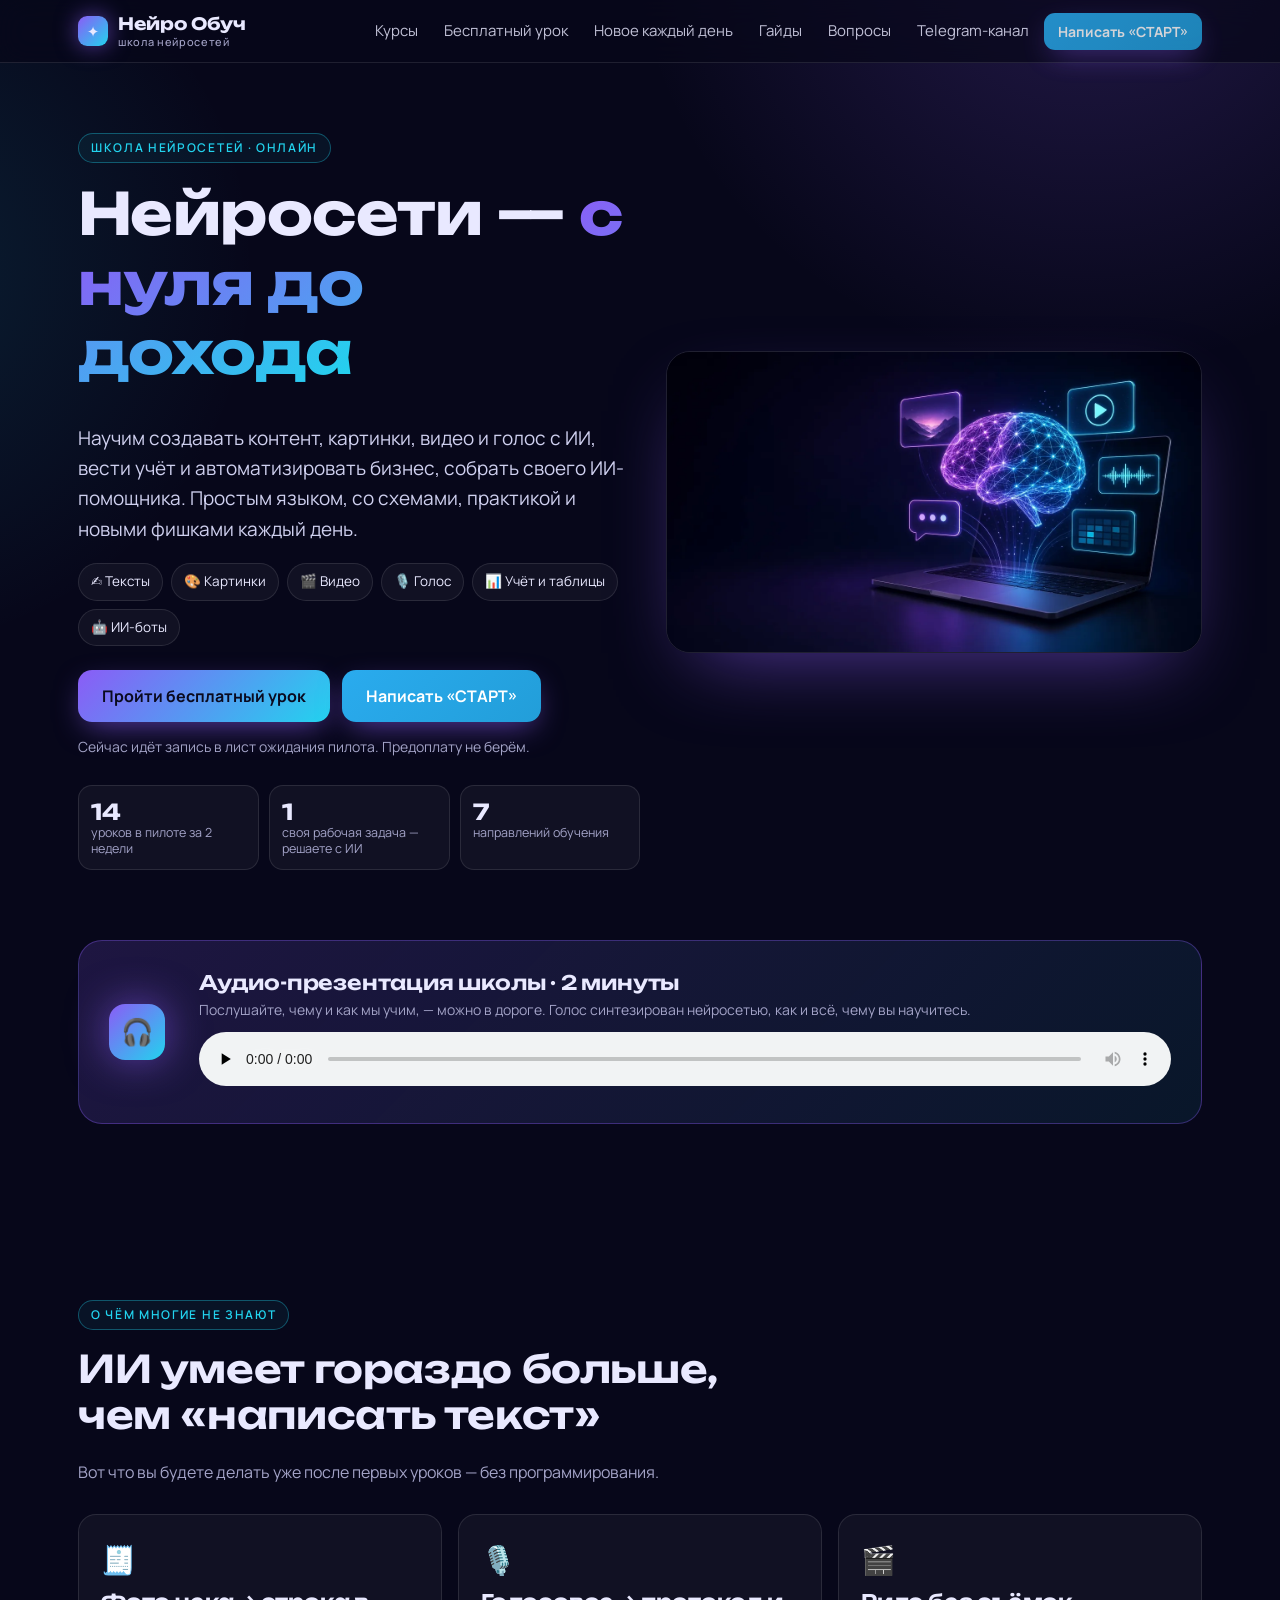
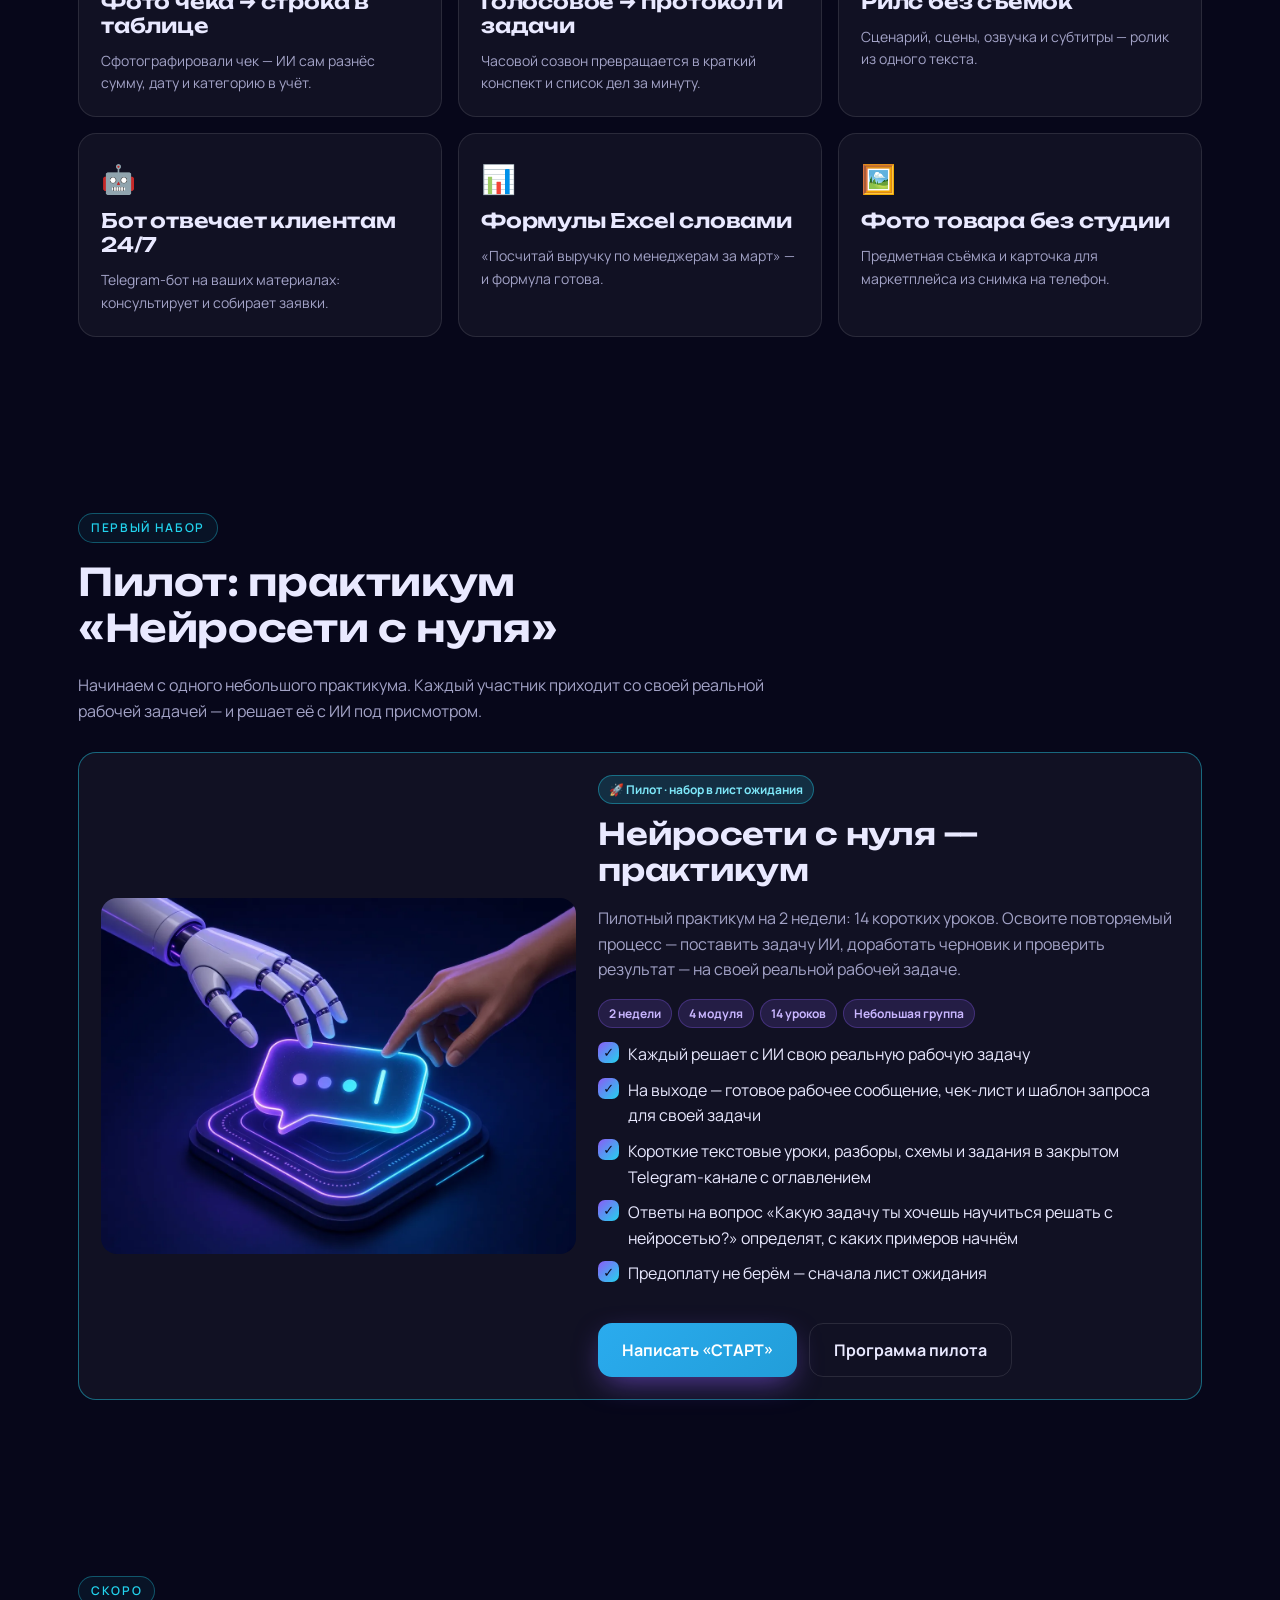
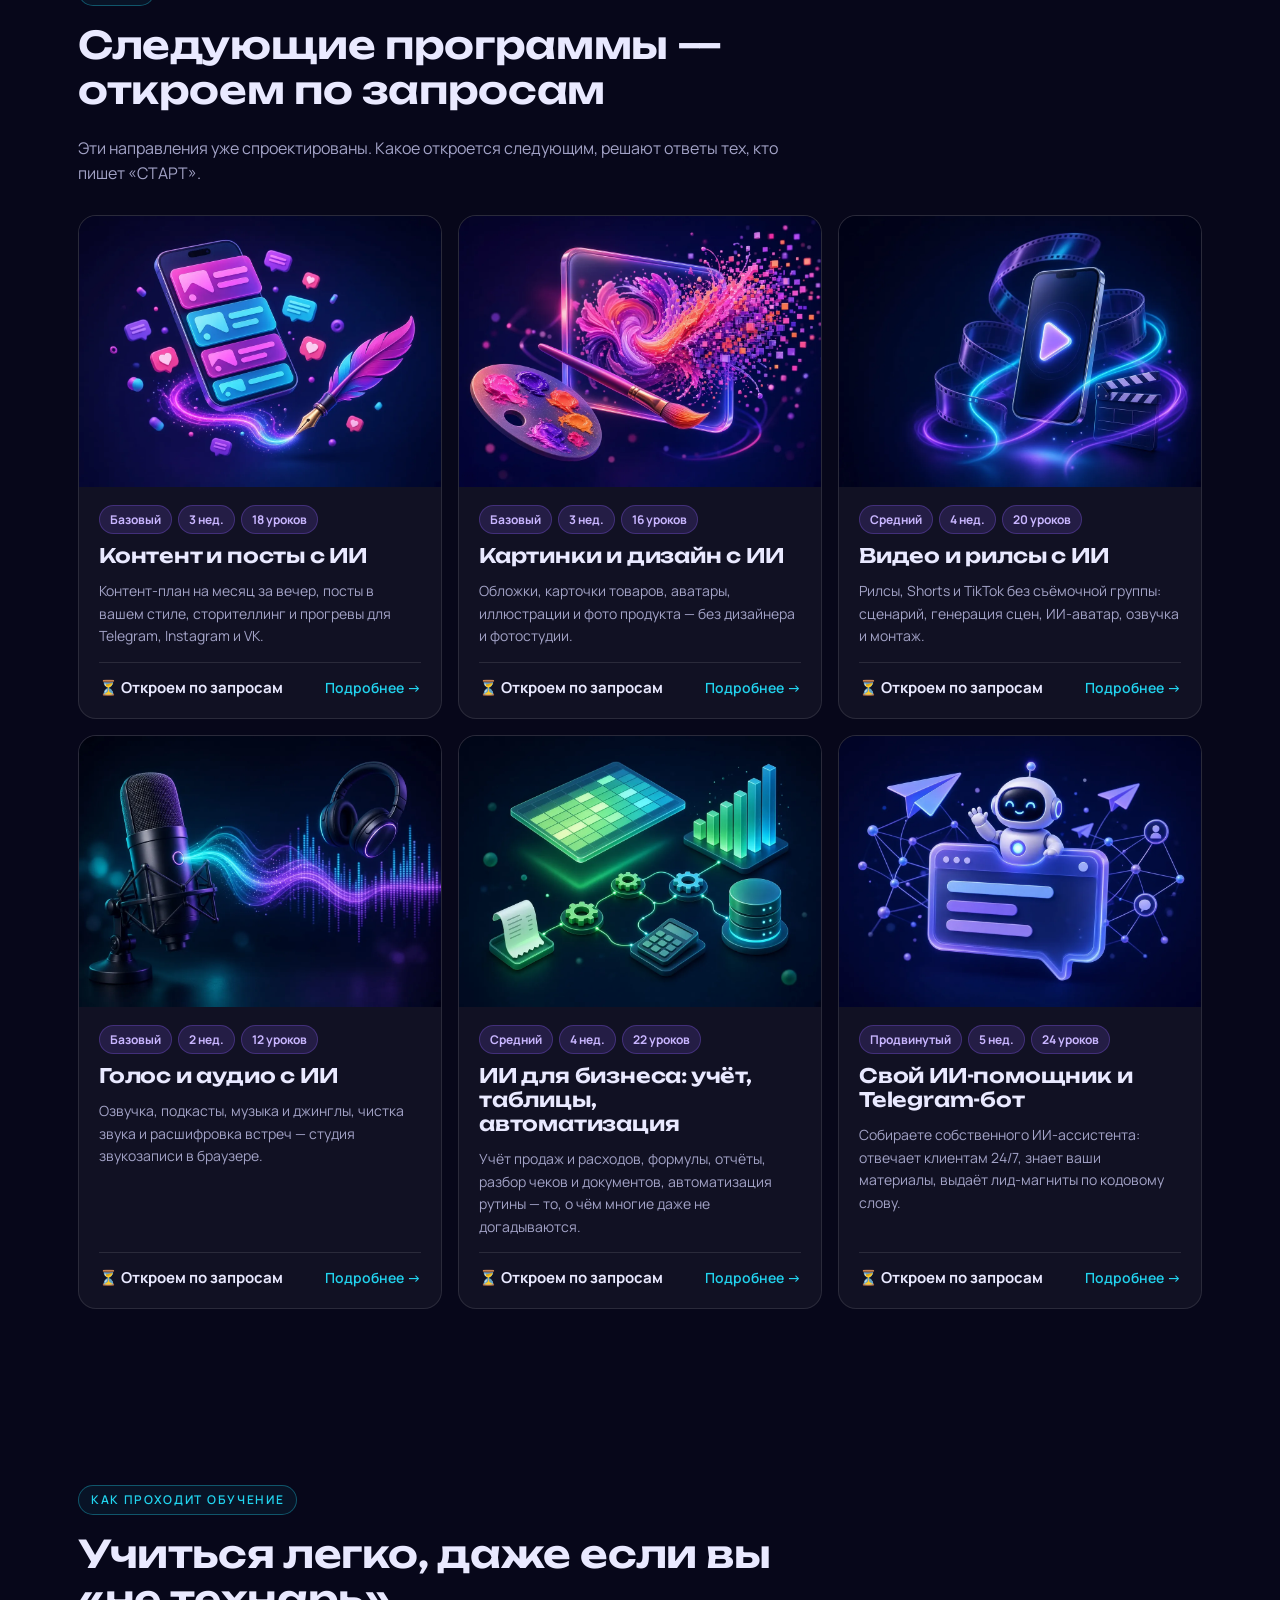
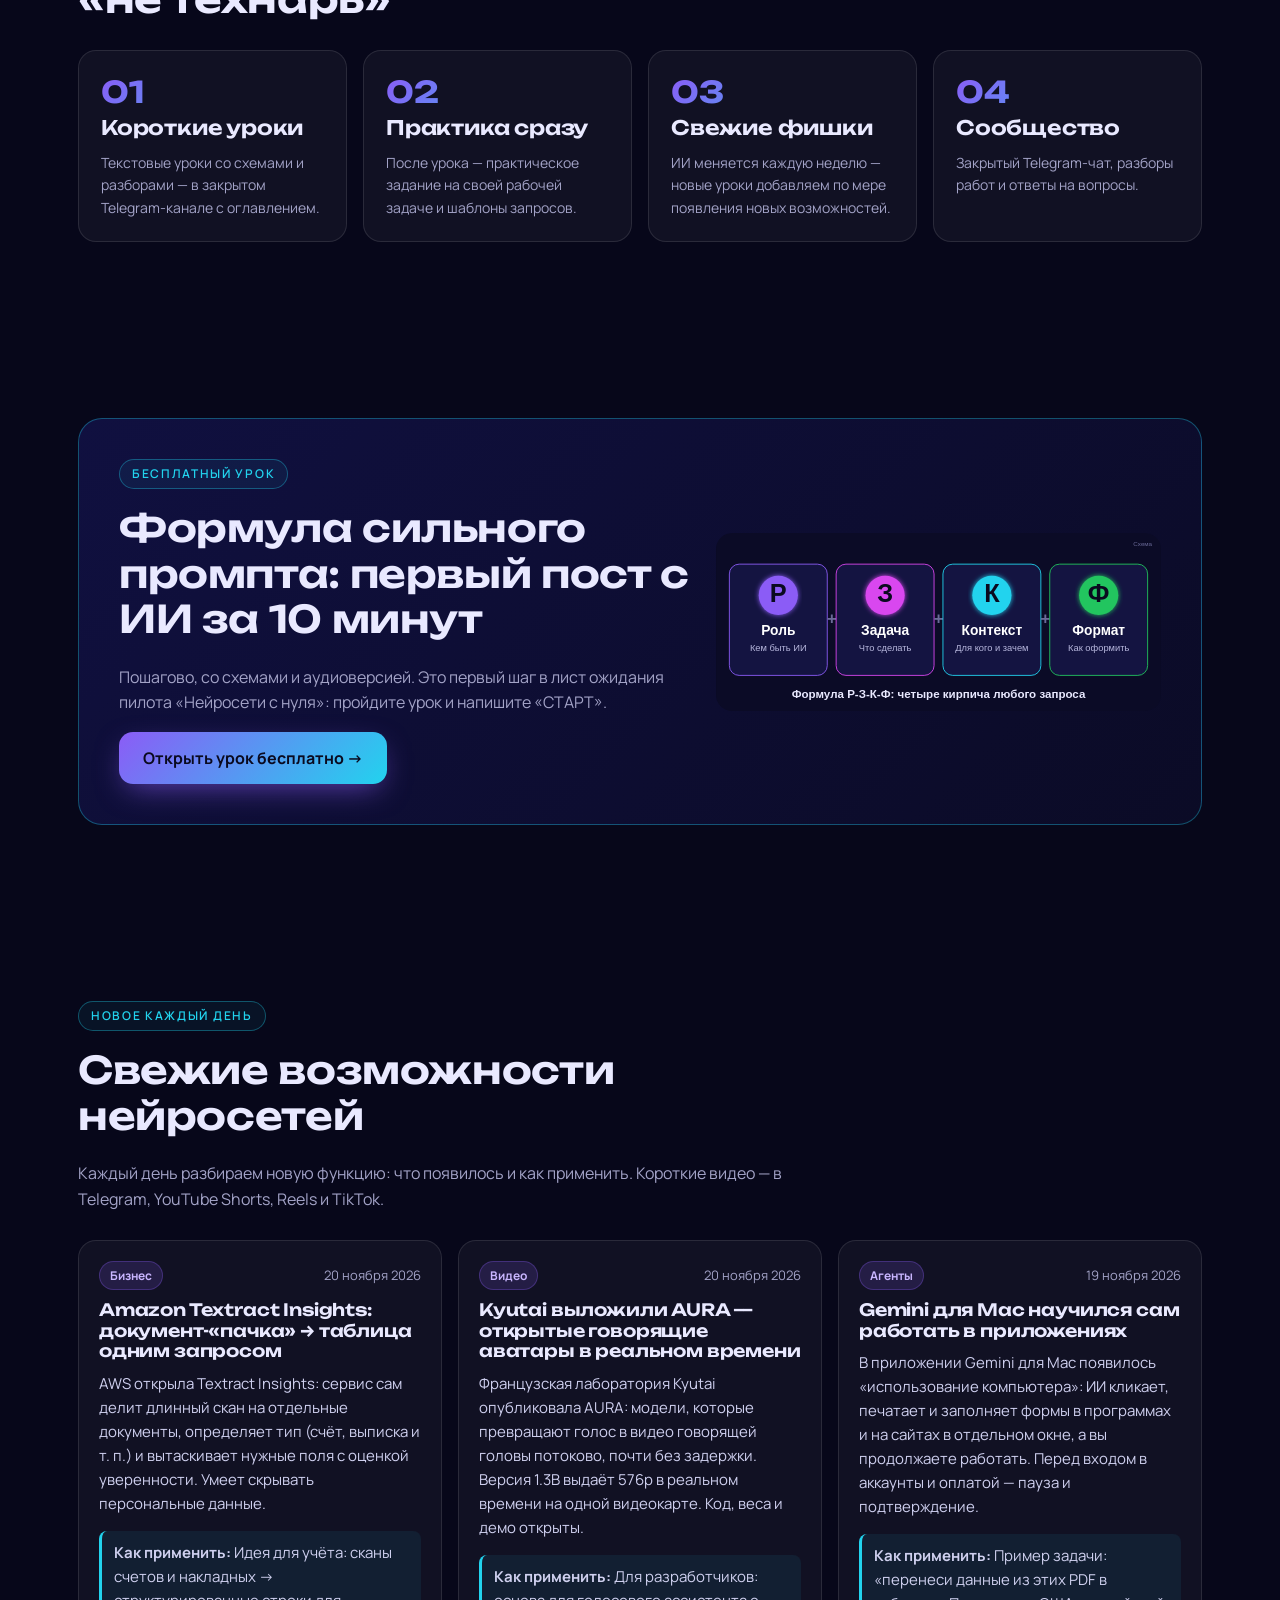
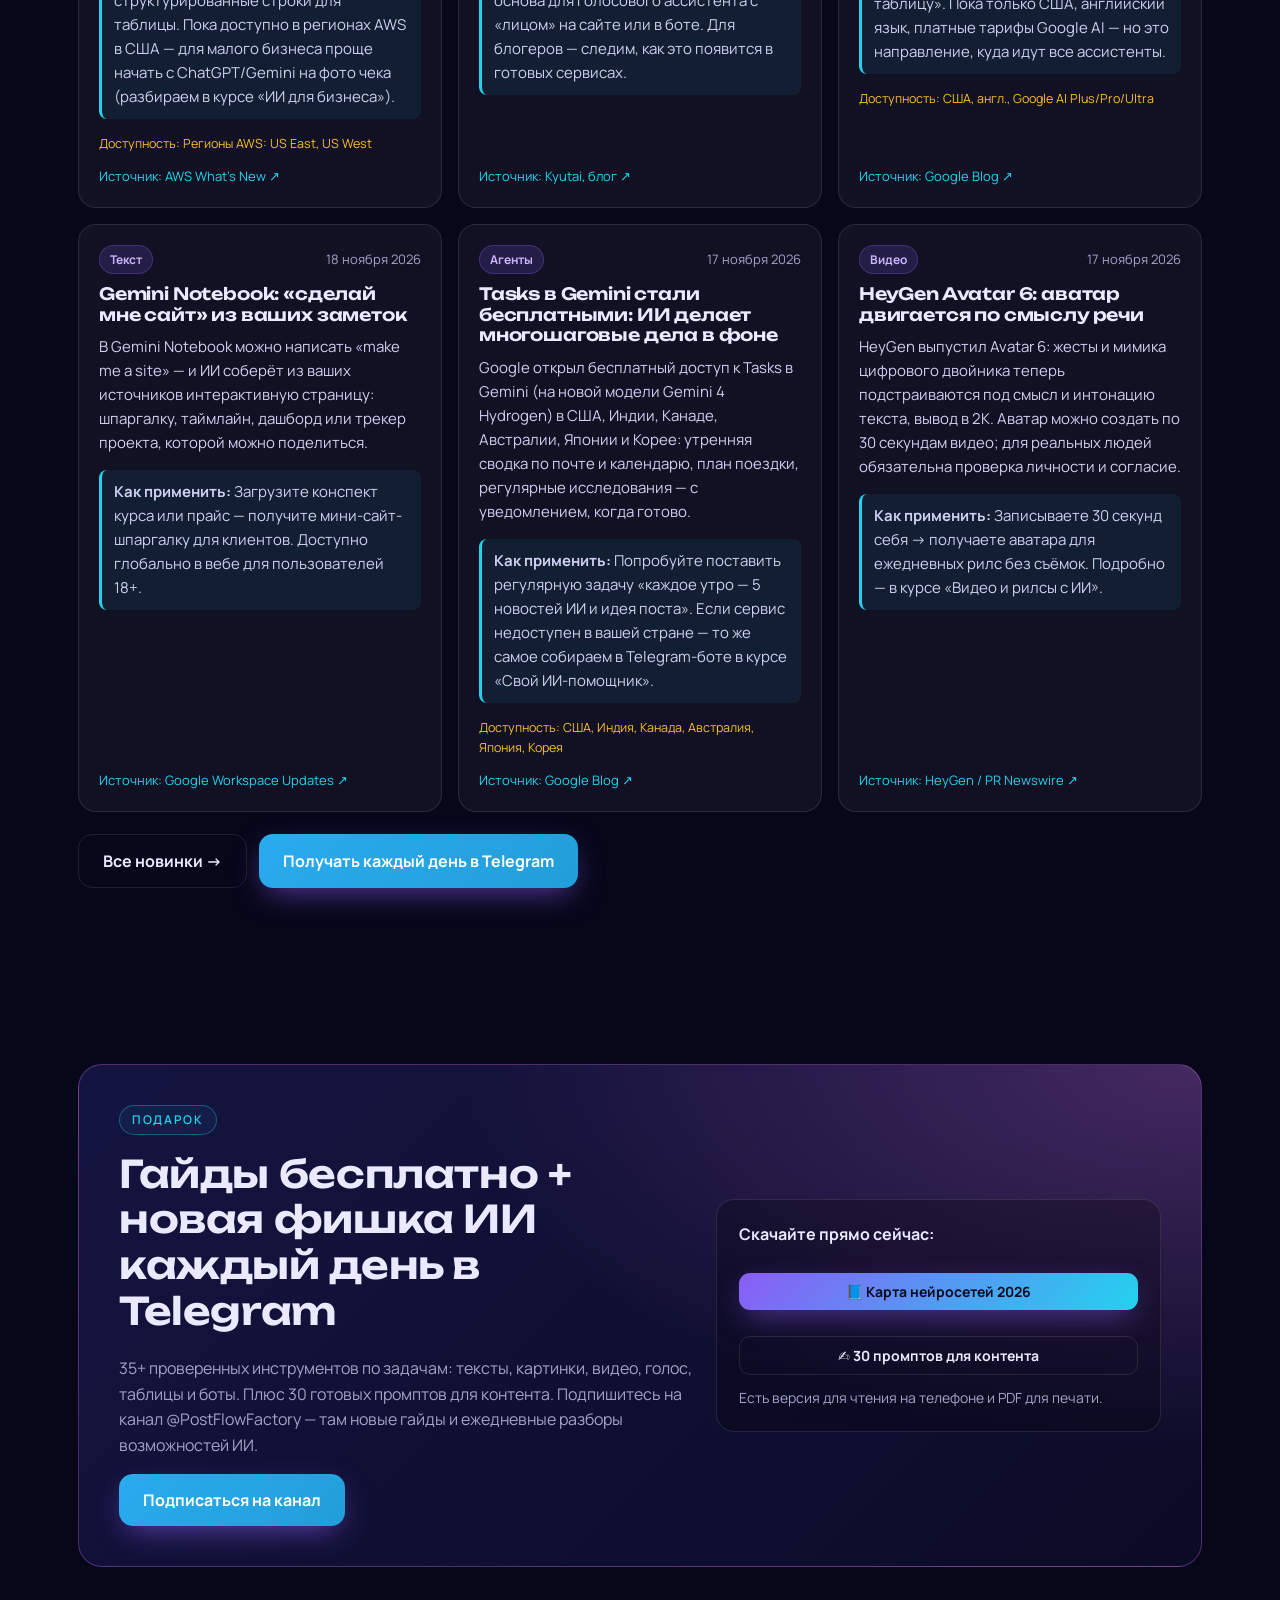
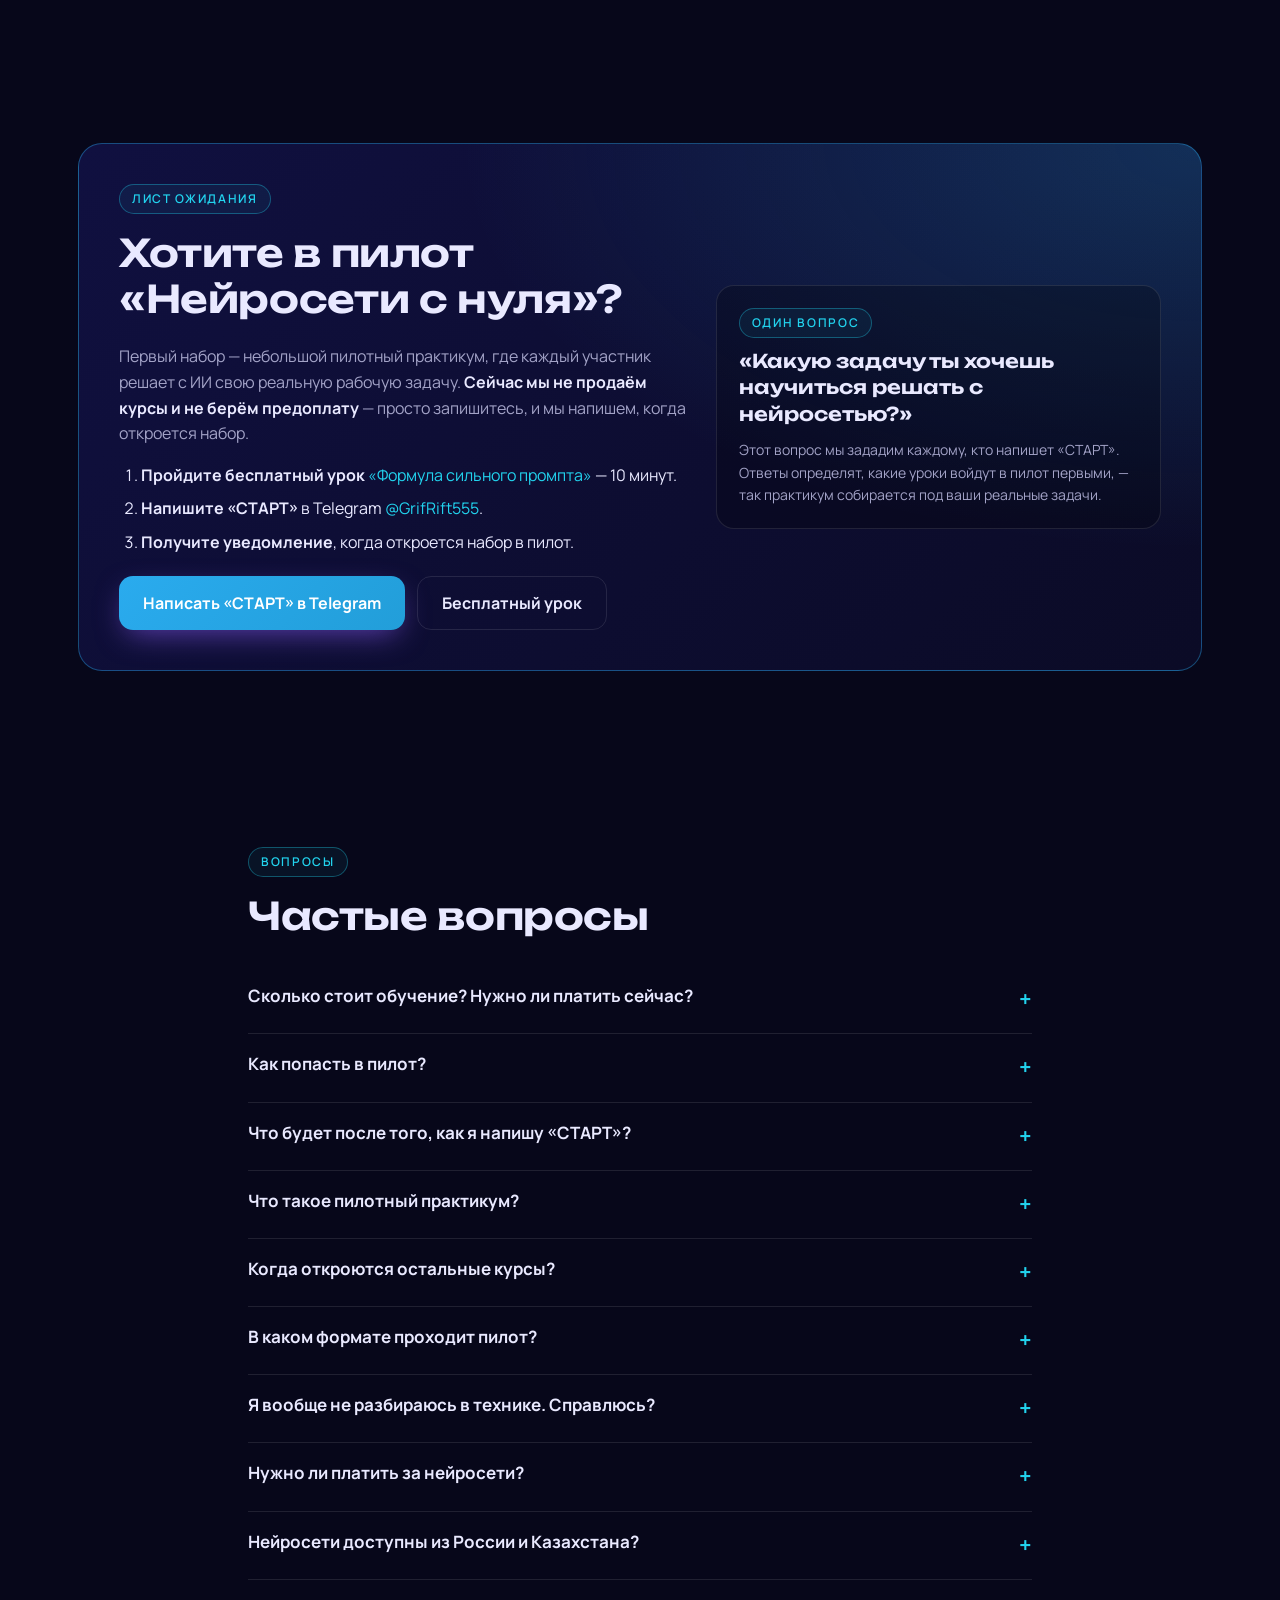
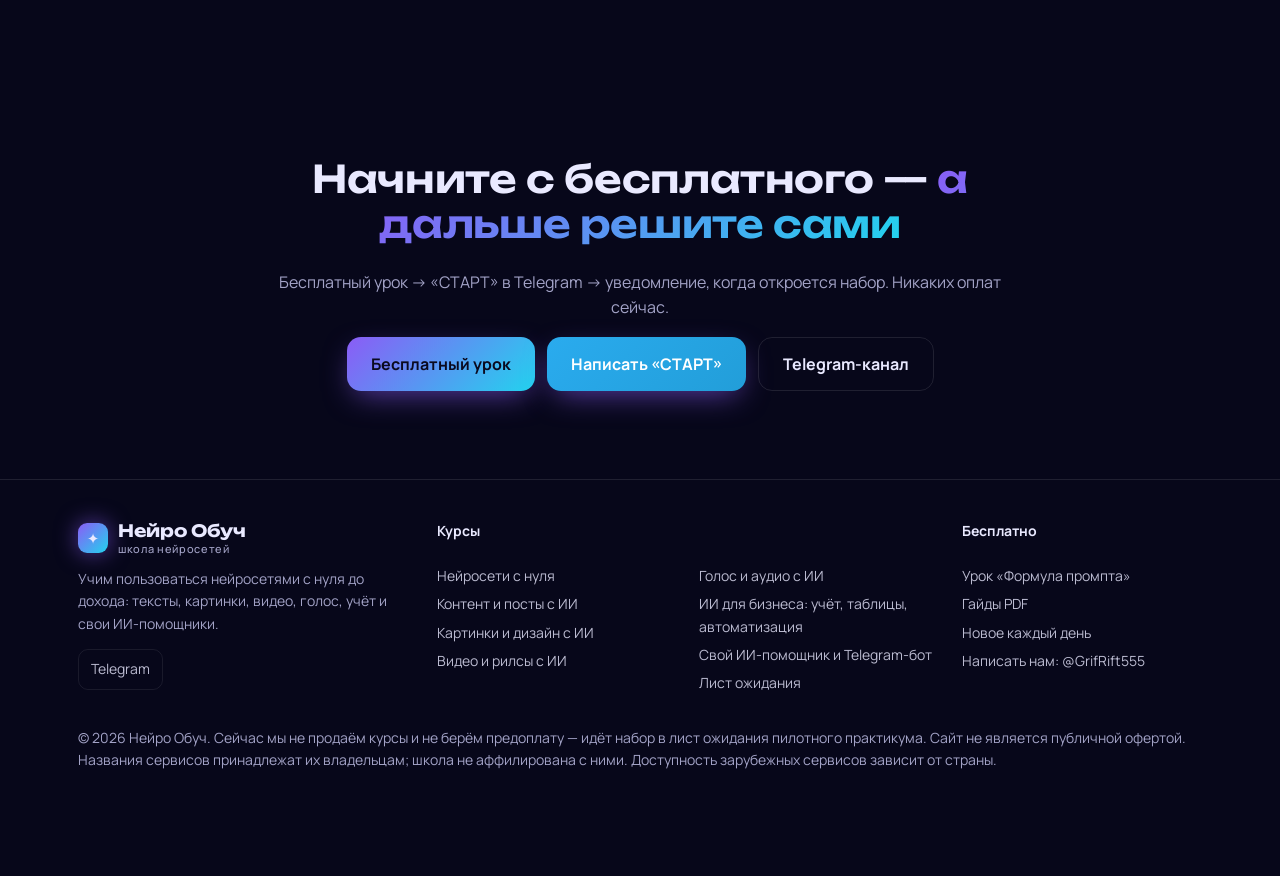
<file: index.html>
<!doctype html>
<html lang="ru"><head>
<meta charset="utf-8"><meta name="viewport" content="width=device-width,initial-scale=1,viewport-fit=cover">
<title>Нейро Обуч — школа нейросетей: от нуля до дохода</title><meta name="description" content="Онлайн-школа нейросетей: контент, картинки, видео, голос, учёт и автоматизация бизнеса, свои ИИ-боты. Бесплатный урок, гайды и новые возможности ИИ каждый день.">
<link rel="canonical" href="https://avtomaster24bot-lab.github.io/neuro-obuch/">
<meta property="og:type" content="website"><meta property="og:locale" content="ru_RU"><meta property="og:site_name" content="Нейро Обуч">
<meta property="og:title" content="Нейро Обуч — школа нейросетей: от нуля до дохода"><meta property="og:description" content="Онлайн-школа нейросетей: контент, картинки, видео, голос, учёт и автоматизация бизнеса, свои ИИ-боты. Бесплатный урок, гайды и новые возможности ИИ каждый день."><meta property="og:url" content="https://avtomaster24bot-lab.github.io/neuro-obuch/">
<meta property="og:image" content="https://avtomaster24bot-lab.github.io/neuro-obuch/assets/img/hero.jpg"><meta name="twitter:card" content="summary_large_image">
<meta name="theme-color" content="#07071a">
<link rel="icon" href="assets/img/favicon.svg" type="image/svg+xml">
<link rel="preconnect" href="https://fonts.googleapis.com"><link rel="preconnect" href="https://fonts.gstatic.com" crossorigin>
<link href="https://fonts.googleapis.com/css2?family=Manrope:wght@400;500;600;700;800&family=Unbounded:wght@500;600;700&display=swap&subset=cyrillic" rel="stylesheet">
<link rel="stylesheet" href="assets/css/style.css?v=7">
</head><body>
<header class="top"><div class="wrap">
<a class="logo" href=""><span class="logo-mark" aria-hidden="true">✦</span><span>Нейро Обуч<small>школа нейросетей</small></span></a>
<button class="burger" aria-label="Меню" aria-expanded="false">☰</button>
<nav class="nav"><a href="kursy/">Курсы</a><a href="urok/formula-prompta/">Бесплатный урок</a><a href="novoe/">Новое каждый день</a><a href="gaydy/">Гайды</a><a href="#faq">Вопросы</a><a data-link="channel" href="https://t.me/PostFlowFactory" target="_blank" rel="noopener">Telegram-канал</a><a class="btn sm tg" data-link="waitlist" href="https://t.me/GrifRift555?text=%D0%A1%D0%A2%D0%90%D0%A0%D0%A2" target="_blank" rel="noopener">Написать «СТАРТ»</a></nav></div></header>
<main>
<section class="hero"><div class="wrap hero-grid">
<div><span class="eyebrow">Школа нейросетей · онлайн</span>
<h1>Нейросети — <span class="grad">с нуля до дохода</span></h1>
<p class="lead">Научим создавать контент, картинки, видео и голос с ИИ, вести учёт и автоматизировать бизнес, собрать своего ИИ-помощника. Простым языком, со схемами, практикой и новыми фишками каждый день.</p>
<div class="chips"><span class="chip">✍️ Тексты</span><span class="chip">🎨 Картинки</span><span class="chip">🎬 Видео</span><span class="chip">🎙️ Голос</span><span class="chip">📊 Учёт и таблицы</span><span class="chip">🤖 ИИ-боты</span></div>
<div class="btns"><a class="btn" href="urok/formula-prompta/">Пройти бесплатный урок</a><a class="btn tg" data-link="waitlist" href="https://t.me/GrifRift555?text=%D0%A1%D0%A2%D0%90%D0%A0%D0%A2" target="_blank" rel="noopener">Написать «СТАРТ»</a></div>
<p class="small muted" style="margin:14px 0 0">Сейчас идёт запись в лист ожидания пилота. Предоплату не берём.</p>
<div class="stats"><div class="stat"><b>14</b><span>уроков в пилоте за 2 недели</span></div><div class="stat"><b>1</b><span>своя рабочая задача — решаете с ИИ</span></div><div class="stat"><b>7</b><span>направлений обучения</span></div></div>
</div>
<div class="hero-img"><img src="assets/img/hero.webp" alt="Нейросеть над ноутбуком: текст, картинки, видео, звук и таблицы" width="1280" height="720" fetchpriority="high"></div>
</div></section>

<section style="padding-top:0"><div class="wrap"><div class="audio reveal">
<div class="wave">🎧</div><div><h3 style="margin-bottom:4px">Аудио-презентация школы · 2 минуты</h3>
<p class="muted small" style="margin:0">Послушайте, чему и как мы учим, — можно в дороге. Голос синтезирован нейросетью, как и всё, чему вы научитесь.</p>
<audio controls preload="none" src="assets/audio/prezentaciya.mp3"></audio></div></div></div></section>

<section><div class="wrap"><div class="sec-head"><span class="eyebrow">О чём многие не знают</span><h2>ИИ умеет гораздо больше, чем «написать текст»</h2><p class="muted">Вот что вы будете делать уже после первых уроков — без программирования.</p></div>
<div class="grid g3"><div class="card glow reveal"><div class="ico">🧾</div><h3>Фото чека → строка в таблице</h3><p class="muted small" style="margin:0">Сфотографировали чек — ИИ сам разнёс сумму, дату и категорию в учёт.</p></div><div class="card glow reveal"><div class="ico">🎙️</div><h3>Голосовое → протокол и задачи</h3><p class="muted small" style="margin:0">Часовой созвон превращается в краткий конспект и список дел за минуту.</p></div><div class="card glow reveal"><div class="ico">🎬</div><h3>Рилс без съёмок</h3><p class="muted small" style="margin:0">Сценарий, сцены, озвучка и субтитры — ролик из одного текста.</p></div><div class="card glow reveal"><div class="ico">🤖</div><h3>Бот отвечает клиентам 24/7</h3><p class="muted small" style="margin:0">Telegram-бот на ваших материалах: консультирует и собирает заявки.</p></div><div class="card glow reveal"><div class="ico">📊</div><h3>Формулы Excel словами</h3><p class="muted small" style="margin:0">«Посчитай выручку по менеджерам за март» — и формула готова.</p></div><div class="card glow reveal"><div class="ico">🖼️</div><h3>Фото товара без студии</h3><p class="muted small" style="margin:0">Предметная съёмка и карточка для маркетплейса из снимка на телефон.</p></div></div></div></section>

<section id="kursy"><div class="wrap"><div class="sec-head"><span class="eyebrow">Первый набор</span><h2>Пилот: практикум «Нейросети с нуля»</h2><p class="muted">Начинаем с одного небольшого практикума. Каждый участник приходит со своей реальной рабочей задачей — и решает её с ИИ под присмотром.</p></div>
<div class="card glow reveal pilot"><div class="pilot-grid"><img src="assets/img/c-nul.webp" alt="Иллюстрация к практикуму «Нейросети с нуля»" loading="lazy" width="1152" height="864" style="border-radius:16px">
<div><span class="tag" style="background:rgba(34,211,238,.15);color:#7ee8fa;border-color:rgba(34,211,238,.4)">🚀 Пилот · набор в лист ожидания</span>
<h3 style="font-size:clamp(22px,5vw,30px);margin-top:12px">Нейросети с нуля — практикум</h3>
<p class="muted">Пилотный практикум на 2 недели: 14 коротких уроков. Освоите повторяемый процесс — поставить задачу ИИ, доработать черновик и проверить результат — на своей реальной рабочей задаче.</p>
<div class="meta" style="display:flex;flex-wrap:wrap;gap:6px;margin-bottom:14px"><span class="tag">2 недели</span><span class="tag">4 модуля</span><span class="tag">14 уроков</span><span class="tag">Небольшая группа</span></div>
<ul class="check"><li>Каждый решает с ИИ свою реальную рабочую задачу</li><li>На выходе — готовое рабочее сообщение, чек-лист и шаблон запроса для своей задачи</li><li>Короткие текстовые уроки, разборы, схемы и задания в закрытом Telegram-канале с оглавлением</li><li>Ответы на вопрос «Какую задачу ты хочешь научиться решать с нейросетью?» определят, с каких примеров начнём</li><li>Предоплату не берём — сначала лист ожидания</li></ul><br>
<div class="btns"><a class="btn tg" data-link="waitlist" href="https://t.me/GrifRift555?text=%D0%A1%D0%A2%D0%90%D0%A0%D0%A2" target="_blank" rel="noopener">Написать «СТАРТ»</a><a class="btn ghost" href="kursy/s-nulya/">Программа пилота</a></div></div></div></div></div></section>

<section id="next"><div class="wrap"><div class="sec-head"><span class="eyebrow">Скоро</span><h2>Следующие программы — откроем по запросам</h2><p class="muted">Эти направления уже спроектированы. Какое откроется следующим, решают ответы тех, кто пишет «СТАРТ».</p></div>
<div class="grid g3"><a class="card ccard glow reveal" href="kursy/kontent/"><img src="assets/img/c-kontent.webp" alt="Иллюстрация к курсу «Контент и посты с ИИ»" loading="lazy" width="1152" height="864">
<div class="body"><div class="meta"><span class="tag">Базовый</span><span class="tag">3 нед.</span><span class="tag">18 уроков</span></div>
<h3>Контент и посты с ИИ</h3><p class="muted small">Контент-план на месяц за вечер, посты в вашем стиле, сторителлинг и прогревы для Telegram, Instagram и VK.</p>
<div class="price"><span style="color:var(--txt);font:700 15px var(--bf)">⏳ Откроем по запросам</span><span>Подробнее →</span></div></div></a><a class="card ccard glow reveal" href="kursy/kartinki/"><img src="assets/img/c-kartinki.webp" alt="Иллюстрация к курсу «Картинки и дизайн с ИИ»" loading="lazy" width="1152" height="864">
<div class="body"><div class="meta"><span class="tag">Базовый</span><span class="tag">3 нед.</span><span class="tag">16 уроков</span></div>
<h3>Картинки и дизайн с ИИ</h3><p class="muted small">Обложки, карточки товаров, аватары, иллюстрации и фото продукта — без дизайнера и фотостудии.</p>
<div class="price"><span style="color:var(--txt);font:700 15px var(--bf)">⏳ Откроем по запросам</span><span>Подробнее →</span></div></div></a><a class="card ccard glow reveal" href="kursy/video/"><img src="assets/img/c-video.webp" alt="Иллюстрация к курсу «Видео и рилсы с ИИ»" loading="lazy" width="1152" height="864">
<div class="body"><div class="meta"><span class="tag">Средний</span><span class="tag">4 нед.</span><span class="tag">20 уроков</span></div>
<h3>Видео и рилсы с ИИ</h3><p class="muted small">Рилсы, Shorts и TikTok без съёмочной группы: сценарий, генерация сцен, ИИ-аватар, озвучка и монтаж.</p>
<div class="price"><span style="color:var(--txt);font:700 15px var(--bf)">⏳ Откроем по запросам</span><span>Подробнее →</span></div></div></a><a class="card ccard glow reveal" href="kursy/golos/"><img src="assets/img/c-golos.webp" alt="Иллюстрация к курсу «Голос и аудио с ИИ»" loading="lazy" width="1152" height="864">
<div class="body"><div class="meta"><span class="tag">Базовый</span><span class="tag">2 нед.</span><span class="tag">12 уроков</span></div>
<h3>Голос и аудио с ИИ</h3><p class="muted small">Озвучка, подкасты, музыка и джинглы, чистка звука и расшифровка встреч — студия звукозаписи в браузере.</p>
<div class="price"><span style="color:var(--txt);font:700 15px var(--bf)">⏳ Откроем по запросам</span><span>Подробнее →</span></div></div></a><a class="card ccard glow reveal" href="kursy/biznes/"><img src="assets/img/c-biznes.webp" alt="Иллюстрация к курсу «ИИ для бизнеса: учёт, таблицы, автоматизация»" loading="lazy" width="1152" height="864">
<div class="body"><div class="meta"><span class="tag">Средний</span><span class="tag">4 нед.</span><span class="tag">22 уроков</span></div>
<h3>ИИ для бизнеса: учёт, таблицы, автоматизация</h3><p class="muted small">Учёт продаж и расходов, формулы, отчёты, разбор чеков и документов, автоматизация рутины — то, о чём многие даже не догадываются.</p>
<div class="price"><span style="color:var(--txt);font:700 15px var(--bf)">⏳ Откроем по запросам</span><span>Подробнее →</span></div></div></a><a class="card ccard glow reveal" href="kursy/ii-pomoshchnik/"><img src="assets/img/c-bot.webp" alt="Иллюстрация к курсу «Свой ИИ-помощник и Telegram-бот»" loading="lazy" width="1152" height="864">
<div class="body"><div class="meta"><span class="tag">Продвинутый</span><span class="tag">5 нед.</span><span class="tag">24 уроков</span></div>
<h3>Свой ИИ-помощник и Telegram-бот</h3><p class="muted small">Собираете собственного ИИ-ассистента: отвечает клиентам 24/7, знает ваши материалы, выдаёт лид-магниты по кодовому слову.</p>
<div class="price"><span style="color:var(--txt);font:700 15px var(--bf)">⏳ Откроем по запросам</span><span>Подробнее →</span></div></div></a></div></div></section>

<section><div class="wrap"><div class="sec-head"><span class="eyebrow">Как проходит обучение</span><h2>Учиться легко, даже если вы «не технарь»</h2></div>
<div class="grid g4 steps4">
<div class="card reveal"><h3>Короткие уроки</h3><p class="muted small" style="margin:0">Текстовые уроки со схемами и разборами — в закрытом Telegram-канале с оглавлением.</p></div>
<div class="card reveal"><h3>Практика сразу</h3><p class="muted small" style="margin:0">После урока — практическое задание на своей рабочей задаче и шаблоны запросов.</p></div>
<div class="card reveal"><h3>Свежие фишки</h3><p class="muted small" style="margin:0">ИИ меняется каждую неделю — новые уроки добавляем по мере появления новых возможностей.</p></div>
<div class="card reveal"><h3>Сообщество</h3><p class="muted small" style="margin:0">Закрытый Telegram-чат, разборы работ и ответы на вопросы.</p></div>
</div></div></section>

<section><div class="wrap"><div class="lm reveal" style="background:linear-gradient(135deg,#101040,#0b0b26);border-color:rgba(34,211,238,.35)">
<div><span class="eyebrow">Бесплатный урок</span><h2>Формула сильного промпта: первый пост с ИИ за 10 минут</h2>
<p class="muted">Пошагово, со схемами и аудиоверсией. Это первый шаг в лист ожидания пилота «Нейросети с нуля»: пройдите урок и напишите «СТАРТ».</p>
<a class="btn" href="urok/formula-prompta/">Открыть урок бесплатно →</a></div>
<img src="assets/img/urok/formula.svg" alt="Схема: формула Р-З-К-Ф" loading="lazy" style="border-radius:16px">
</div></div></section>

<section id="novoe"><div class="wrap"><div class="sec-head"><span class="eyebrow">Новое каждый день</span><h2>Свежие возможности нейросетей</h2><p class="muted">Каждый день разбираем новую функцию: что появилось и как применить. Короткие видео — в Telegram, YouTube Shorts, Reels и TikTok.</p></div>
<div class="grid g3" id="feed" data-limit="6" data-root=""><p class="muted">Загружаем ленту…</p></div>
<div class="btns" style="margin-top:22px"><a class="btn ghost" href="novoe/">Все новинки →</a><a class="btn tg" data-link="channel" href="https://t.me/PostFlowFactory" target="_blank" rel="noopener">Получать каждый день в Telegram</a></div></div></section>

<section id="gift"><div class="wrap"><div class="lm reveal">
<div><span class="eyebrow">Подарок</span><h2>Гайды бесплатно + новая фишка ИИ каждый день в Telegram</h2>
<p class="muted">35+ проверенных инструментов по задачам: тексты, картинки, видео, голос, таблицы и боты. Плюс 30 готовых промптов для контента. Подпишитесь на канал @PostFlowFactory — там новые гайды и ежедневные разборы возможностей ИИ.</p>
<div class="btns"><a class="btn tg" data-link="channel" href="https://t.me/PostFlowFactory" target="_blank" rel="noopener">Подписаться на канал</a></div></div>
<div class="card" style="background:rgba(0,0,0,.25)"><b>Скачайте прямо сейчас:</b><br><br>
<a class="btn sm block" href="gaydy/karta-neyrosetey/">📘 Карта нейросетей 2026</a><br>
<a class="btn sm ghost block" href="gaydy/30-promptov/">✍️ 30 промптов для контента</a>
<p class="small muted" style="margin:12px 0 0">Есть версия для чтения на телефоне и PDF для печати.</p></div>
</div></div></section>

<section id="zhdem"><div class="wrap"><div class="lm reveal" style="background:radial-gradient(120% 140% at 100% 0%,rgba(42,171,238,.22),transparent 55%),linear-gradient(135deg,#101040,#0b0b26);border-color:rgba(42,171,238,.4)">
<div><span class="eyebrow">Лист ожидания</span><h2>Хотите в пилот «Нейросети с нуля»?</h2>
<p class="muted">Первый набор — небольшой пилотный практикум, где каждый участник решает с ИИ свою реальную рабочую задачу. <b style="color:var(--txt)">Сейчас мы не продаём курсы и не берём предоплату</b> — просто запишитесь, и мы напишем, когда откроется набор.</p>
<ol class="funnel"><li><b>Пройдите бесплатный урок</b> <a href="urok/formula-prompta/">«Формула сильного промпта»</a> — 10 минут.</li><li><b>Напишите «СТАРТ»</b> в Telegram <a data-link="waitlist" href="https://t.me/GrifRift555?text=%D0%A1%D0%A2%D0%90%D0%A0%D0%A2" target="_blank" rel="noopener">@GrifRift555</a>.</li><li><b>Получите уведомление</b>, когда откроется набор в пилот.</li></ol>
<div class="btns"><a class="btn tg" data-link="waitlist" href="https://t.me/GrifRift555?text=%D0%A1%D0%A2%D0%90%D0%A0%D0%A2" target="_blank" rel="noopener">Написать «СТАРТ» в Telegram</a><a class="btn ghost" href="urok/formula-prompta/">Бесплатный урок</a></div></div>
<div class="card" style="background:rgba(0,0,0,.25)"><span class="eyebrow" style="margin-bottom:10px">Один вопрос</span><p style="font:600 19px/1.4 var(--hf);margin:0 0 12px">«Какую задачу ты хочешь научиться решать с нейросетью?»</p>
<p class="small muted" style="margin:0">Этот вопрос мы зададим каждому, кто напишет «СТАРТ». Ответы определят, какие уроки войдут в пилот первыми, — так практикум собирается под ваши реальные задачи.</p></div>
</div></div></section>

<section id="faq"><div class="wrap" style="max-width:820px"><div class="sec-head"><span class="eyebrow">Вопросы</span><h2>Частые вопросы</h2></div><details class="faq"><summary>Сколько стоит обучение? Нужно ли платить сейчас?</summary><p>Сейчас мы не продаём курсы и не берём предоплату. Идёт запись в лист ожидания пилотного практикума «Нейросети с нуля». Условия участия сообщим лично тем, кто записался, до старта набора.</p></details><details class="faq"><summary>Как попасть в пилот?</summary><p>Пройдите бесплатный урок «Формула сильного промпта», затем напишите «СТАРТ» в Telegram @GrifRift555. Когда откроется набор, мы пришлём уведомление.</p></details><details class="faq"><summary>Что будет после того, как я напишу «СТАРТ»?</summary><p>Мы зададим один вопрос: «Какую задачу ты хочешь научиться решать с нейросетью?» Ответы определяют, какие уроки войдут в пилот первыми. Потом — уведомление об открытии набора.</p></details><details class="faq"><summary>Что такое пилотный практикум?</summary><p>Небольшая группа, где каждый участник решает с ИИ свою реальную рабочую задачу: письма, контент, таблицы, документы — то, что нужно именно вам.</p></details><details class="faq"><summary>Когда откроются остальные курсы?</summary><p>Контент, картинки, видео, голос, ИИ для бизнеса и свой ИИ-помощник откроем по запросам — по ответам тех, кто пишет «СТАРТ».</p></details><details class="faq"><summary>В каком формате проходит пилот?</summary><p>Короткие текстовые уроки, разборы, схемы и практические задания — в закрытом Telegram-канале с оглавлением. Аудиоверсия уже есть у бесплатного урока «Формула сильного промпта»; видео и аудио к остальным урокам пока не обещаем.</p></details><details class="faq"><summary>Я вообще не разбираюсь в технике. Справлюсь?</summary><p>Да. Пилот «Нейросети с нуля» рассчитан именно на это: каждое действие показано на картинках, уроки короткие, со схемами и практическими заданиями.</p></details><details class="faq"><summary>Нужно ли платить за нейросети?</summary><p>Большинство заданий выполняются на бесплатных тарифах сервисов. Где платная версия даёт заметный выигрыш, мы честно об этом говорим заранее.</p></details><details class="faq"><summary>Нейросети доступны из России и Казахстана?</summary><p>Доступность сервисов отличается по странам и меняется. Мы показываем варианты: зарубежные инструменты и российские аналоги (GigaChat, Алиса/YandexGPT, Kandinsky, Шедеврум).</p></details></div></section>

<section><div class="wrap" style="text-align:center;max-width:760px"><h2>Начните с бесплатного — <span class="grad">а дальше решите сами</span></h2>
<p class="muted">Бесплатный урок → «СТАРТ» в Telegram → уведомление, когда откроется набор. Никаких оплат сейчас.</p>
<div class="btns" style="justify-content:center"><a class="btn" href="urok/formula-prompta/">Бесплатный урок</a><a class="btn tg" data-link="waitlist" href="https://t.me/GrifRift555?text=%D0%A1%D0%A2%D0%90%D0%A0%D0%A2" target="_blank" rel="noopener">Написать «СТАРТ»</a><a class="btn ghost" data-link="channel" href="https://t.me/PostFlowFactory" target="_blank" rel="noopener">Telegram-канал</a></div></div></section></main>
<footer><div class="wrap cols">
<div><a class="logo" href="" style="opacity:1"><span class="logo-mark">✦</span><span>Нейро Обуч<small>школа нейросетей</small></span></a>
<p style="margin-top:12px">Учим пользоваться нейросетями с нуля до дохода: тексты, картинки, видео, голос, учёт и свои ИИ-помощники.</p>
<div class="soc"><a data-link="channel" href="https://t.me/PostFlowFactory" target="_blank" rel="noopener">Telegram</a><a data-link="youtube" data-social href="#">YouTube</a><a data-link="instagram" data-social href="#">Instagram</a><a data-link="tiktok" data-social href="#">TikTok</a><a data-link="vk" data-social href="#">VK</a></div></div>
<div><b style="color:var(--txt)">Курсы</b><br><br><a href="kursy/s-nulya/">Нейросети с нуля</a><a href="kursy/kontent/">Контент и посты с ИИ</a><a href="kursy/kartinki/">Картинки и дизайн с ИИ</a><a href="kursy/video/">Видео и рилсы с ИИ</a></div>
<div><b style="color:var(--txt)">&nbsp;</b><br><br><a href="kursy/golos/">Голос и аудио с ИИ</a><a href="kursy/biznes/">ИИ для бизнеса: учёт, таблицы, автоматизация</a><a href="kursy/ii-pomoshchnik/">Свой ИИ-помощник и Telegram-бот</a><a href="kursy/#zhdem">Лист ожидания</a></div>
<div><b style="color:var(--txt)">Бесплатно</b><br><br><a href="urok/formula-prompta/">Урок «Формула промпта»</a><a href="gaydy/">Гайды PDF</a><a href="novoe/">Новое каждый день</a><a data-link="contact" href="https://t.me/GrifRift555" target="_blank" rel="noopener">Написать нам: @GrifRift555</a></div>
</div><div class="wrap"><p class="small" style="margin-top:26px">© 2026 Нейро Обуч. Сейчас мы не продаём курсы и не берём предоплату — идёт набор в лист ожидания пилотного практикума. Сайт не является публичной офертой. Названия сервисов принадлежат их владельцам; школа не аффилирована с ними. Доступность зарубежных сервисов зависит от страны.</p></div></footer>
<div class="mbar"><a class="btn ghost" href="urok/formula-prompta/">Бесплатный урок</a><a class="btn tg" data-link="waitlist" href="https://t.me/GrifRift555?text=%D0%A1%D0%A2%D0%90%D0%A0%D0%A2" target="_blank" rel="noopener">Написать «СТАРТ»</a></div>
<script src="config.js?v=7"></script><script src="assets/js/app.js?v=7"></script>
</body></html>
</file>
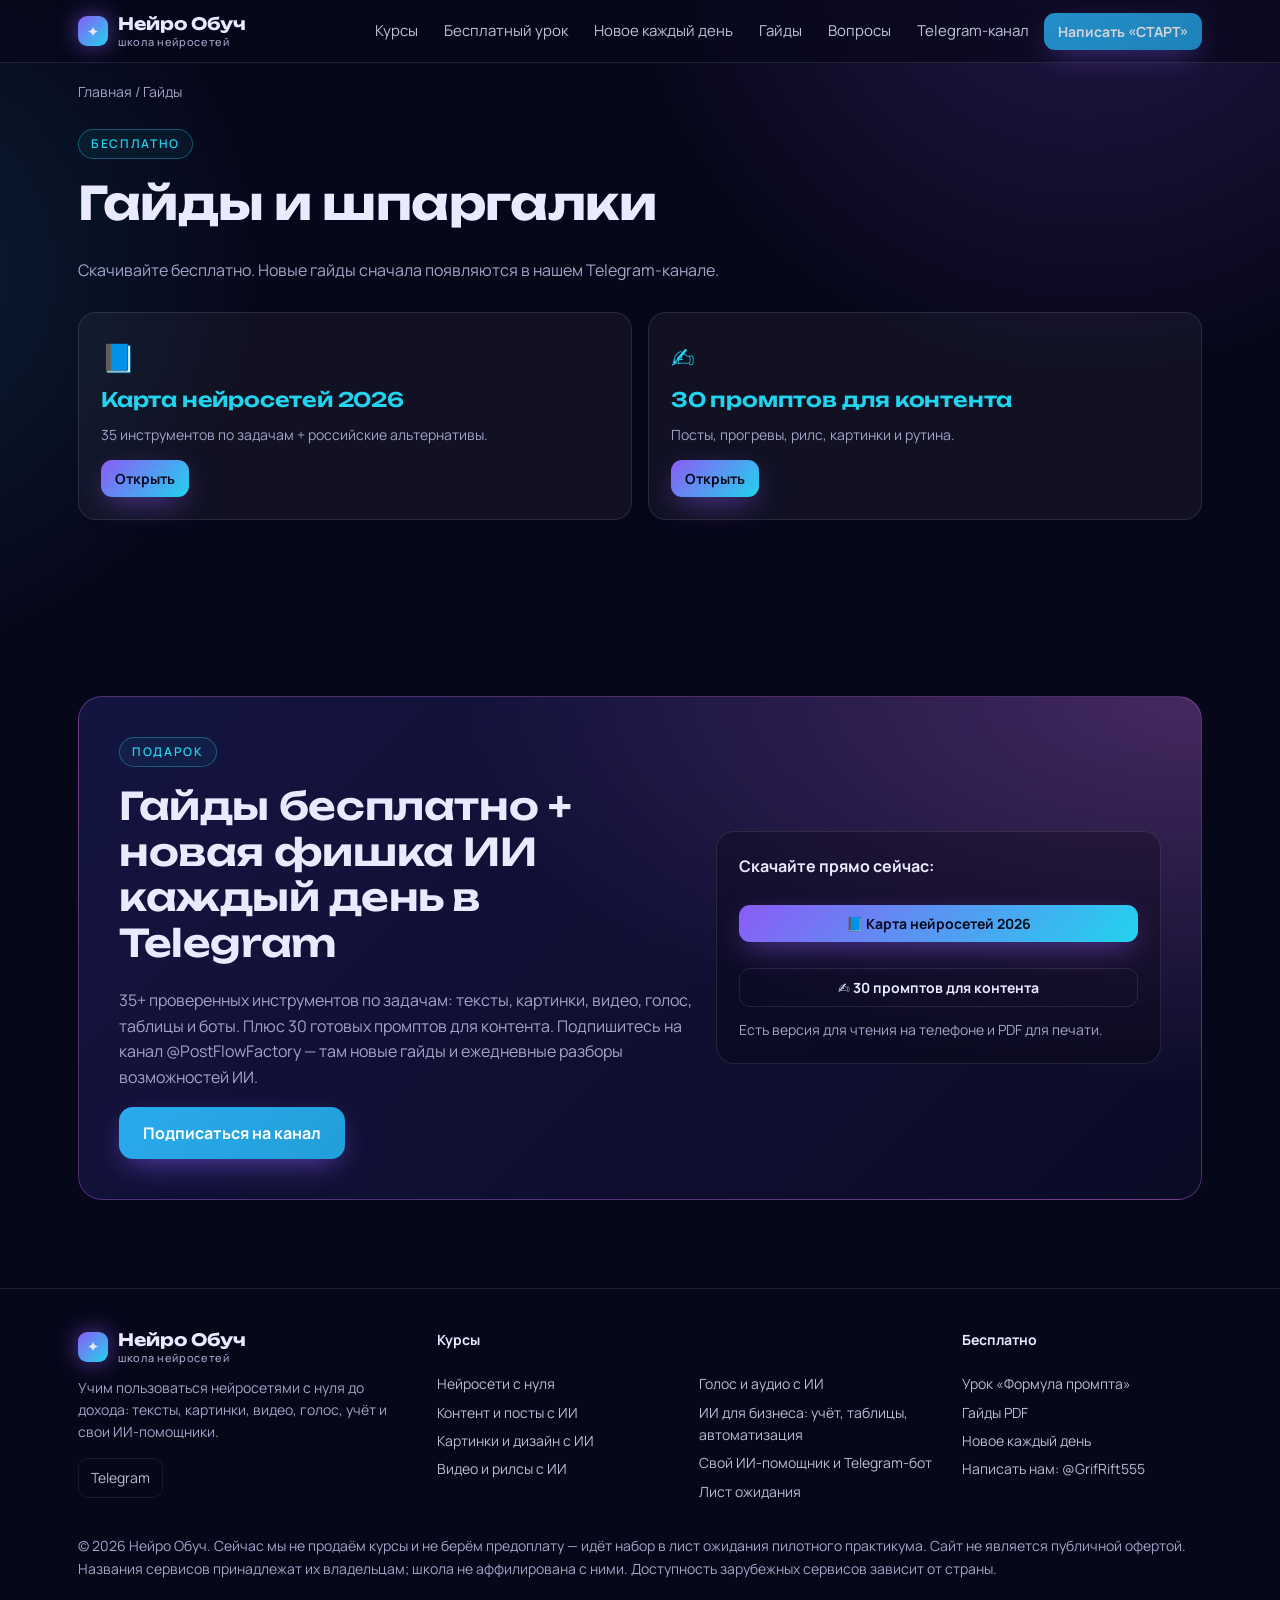
<file: gaydy/index.html>
<!doctype html>
<html lang="ru"><head>
<meta charset="utf-8"><meta name="viewport" content="width=device-width,initial-scale=1,viewport-fit=cover">
<title>Бесплатные гайды по нейросетям — Нейро Обуч</title><meta name="description" content="Карта нейросетей 2026 и промпты для контента — скачайте бесплатно.">
<link rel="canonical" href="https://avtomaster24bot-lab.github.io/neuro-obuch/gaydy/">
<meta property="og:type" content="website"><meta property="og:locale" content="ru_RU"><meta property="og:site_name" content="Нейро Обуч">
<meta property="og:title" content="Бесплатные гайды по нейросетям — Нейро Обуч"><meta property="og:description" content="Карта нейросетей 2026 и промпты для контента — скачайте бесплатно."><meta property="og:url" content="https://avtomaster24bot-lab.github.io/neuro-obuch/gaydy/">
<meta property="og:image" content="https://avtomaster24bot-lab.github.io/neuro-obuch/assets/img/hero.jpg"><meta name="twitter:card" content="summary_large_image">
<meta name="theme-color" content="#07071a">
<link rel="icon" href="../assets/img/favicon.svg" type="image/svg+xml">
<link rel="preconnect" href="https://fonts.googleapis.com"><link rel="preconnect" href="https://fonts.gstatic.com" crossorigin>
<link href="https://fonts.googleapis.com/css2?family=Manrope:wght@400;500;600;700;800&family=Unbounded:wght@500;600;700&display=swap&subset=cyrillic" rel="stylesheet">
<link rel="stylesheet" href="../assets/css/style.css?v=7">
</head><body>
<header class="top"><div class="wrap">
<a class="logo" href="../"><span class="logo-mark" aria-hidden="true">✦</span><span>Нейро Обуч<small>школа нейросетей</small></span></a>
<button class="burger" aria-label="Меню" aria-expanded="false">☰</button>
<nav class="nav"><a href="../kursy/">Курсы</a><a href="../urok/formula-prompta/">Бесплатный урок</a><a href="../novoe/">Новое каждый день</a><a href="../gaydy/">Гайды</a><a href="../#faq">Вопросы</a><a data-link="channel" href="https://t.me/PostFlowFactory" target="_blank" rel="noopener">Telegram-канал</a><a class="btn sm tg" data-link="waitlist" href="https://t.me/GrifRift555?text=%D0%A1%D0%A2%D0%90%D0%A0%D0%A2" target="_blank" rel="noopener">Написать «СТАРТ»</a></nav></div></header>
<main><div class="wrap"><p class="crumbs"><a href="../">Главная</a> / Гайды</p></div>
<section style="padding-top:26px"><div class="wrap"><div class="sec-head"><span class="eyebrow">Бесплатно</span><h1 style="font-size:clamp(26px,6vw,46px)">Гайды и шпаргалки</h1><p class="muted">Скачивайте бесплатно. Новые гайды сначала появляются в нашем Telegram-канале.</p></div>
<div class="grid g2"><a class="card glow" href="karta-neyrosetey/"><div class="ico">📘</div><h3>Карта нейросетей 2026</h3><p class="muted small">35 инструментов по задачам + российские альтернативы.</p><span class="btn sm">Открыть</span></a>
<a class="card glow" href="30-promptov/"><div class="ico">✍️</div><h3>30 промптов для контента</h3><p class="muted small">Посты, прогревы, рилс, картинки и рутина.</p><span class="btn sm">Открыть</span></a></div></div></section>
<section id="gift"><div class="wrap"><div class="lm reveal">
<div><span class="eyebrow">Подарок</span><h2>Гайды бесплатно + новая фишка ИИ каждый день в Telegram</h2>
<p class="muted">35+ проверенных инструментов по задачам: тексты, картинки, видео, голос, таблицы и боты. Плюс 30 готовых промптов для контента. Подпишитесь на канал @PostFlowFactory — там новые гайды и ежедневные разборы возможностей ИИ.</p>
<div class="btns"><a class="btn tg" data-link="channel" href="https://t.me/PostFlowFactory" target="_blank" rel="noopener">Подписаться на канал</a></div></div>
<div class="card" style="background:rgba(0,0,0,.25)"><b>Скачайте прямо сейчас:</b><br><br>
<a class="btn sm block" href="../gaydy/karta-neyrosetey/">📘 Карта нейросетей 2026</a><br>
<a class="btn sm ghost block" href="../gaydy/30-promptov/">✍️ 30 промптов для контента</a>
<p class="small muted" style="margin:12px 0 0">Есть версия для чтения на телефоне и PDF для печати.</p></div>
</div></div></section></main>
<footer><div class="wrap cols">
<div><a class="logo" href="../" style="opacity:1"><span class="logo-mark">✦</span><span>Нейро Обуч<small>школа нейросетей</small></span></a>
<p style="margin-top:12px">Учим пользоваться нейросетями с нуля до дохода: тексты, картинки, видео, голос, учёт и свои ИИ-помощники.</p>
<div class="soc"><a data-link="channel" href="https://t.me/PostFlowFactory" target="_blank" rel="noopener">Telegram</a><a data-link="youtube" data-social href="#">YouTube</a><a data-link="instagram" data-social href="#">Instagram</a><a data-link="tiktok" data-social href="#">TikTok</a><a data-link="vk" data-social href="#">VK</a></div></div>
<div><b style="color:var(--txt)">Курсы</b><br><br><a href="../kursy/s-nulya/">Нейросети с нуля</a><a href="../kursy/kontent/">Контент и посты с ИИ</a><a href="../kursy/kartinki/">Картинки и дизайн с ИИ</a><a href="../kursy/video/">Видео и рилсы с ИИ</a></div>
<div><b style="color:var(--txt)">&nbsp;</b><br><br><a href="../kursy/golos/">Голос и аудио с ИИ</a><a href="../kursy/biznes/">ИИ для бизнеса: учёт, таблицы, автоматизация</a><a href="../kursy/ii-pomoshchnik/">Свой ИИ-помощник и Telegram-бот</a><a href="../kursy/#zhdem">Лист ожидания</a></div>
<div><b style="color:var(--txt)">Бесплатно</b><br><br><a href="../urok/formula-prompta/">Урок «Формула промпта»</a><a href="../gaydy/">Гайды PDF</a><a href="../novoe/">Новое каждый день</a><a data-link="contact" href="https://t.me/GrifRift555" target="_blank" rel="noopener">Написать нам: @GrifRift555</a></div>
</div><div class="wrap"><p class="small" style="margin-top:26px">© 2026 Нейро Обуч. Сейчас мы не продаём курсы и не берём предоплату — идёт набор в лист ожидания пилотного практикума. Сайт не является публичной офертой. Названия сервисов принадлежат их владельцам; школа не аффилирована с ними. Доступность зарубежных сервисов зависит от страны.</p></div></footer>
<div class="mbar"><a class="btn ghost" href="../urok/formula-prompta/">Бесплатный урок</a><a class="btn tg" data-link="waitlist" href="https://t.me/GrifRift555?text=%D0%A1%D0%A2%D0%90%D0%A0%D0%A2" target="_blank" rel="noopener">Написать «СТАРТ»</a></div>
<script src="../config.js?v=7"></script><script src="../assets/js/app.js?v=7"></script>
</body></html>
</file>
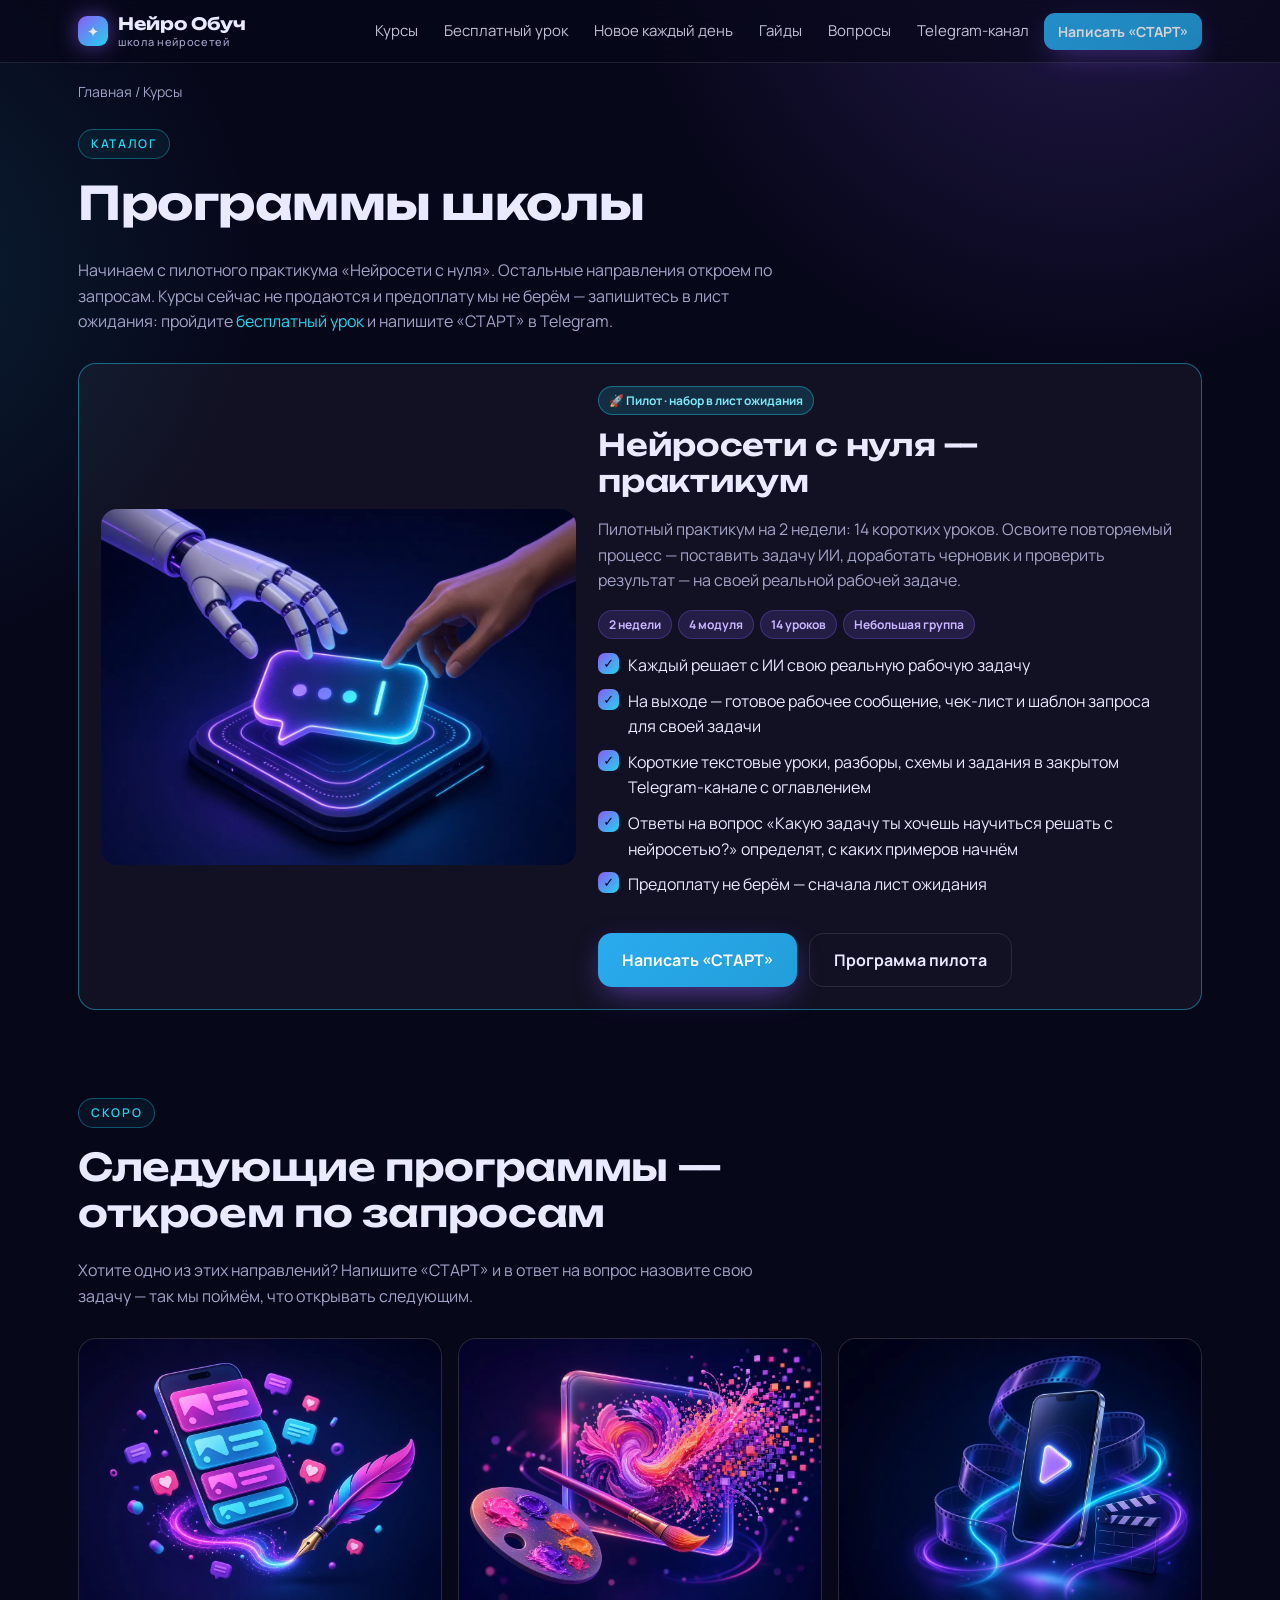
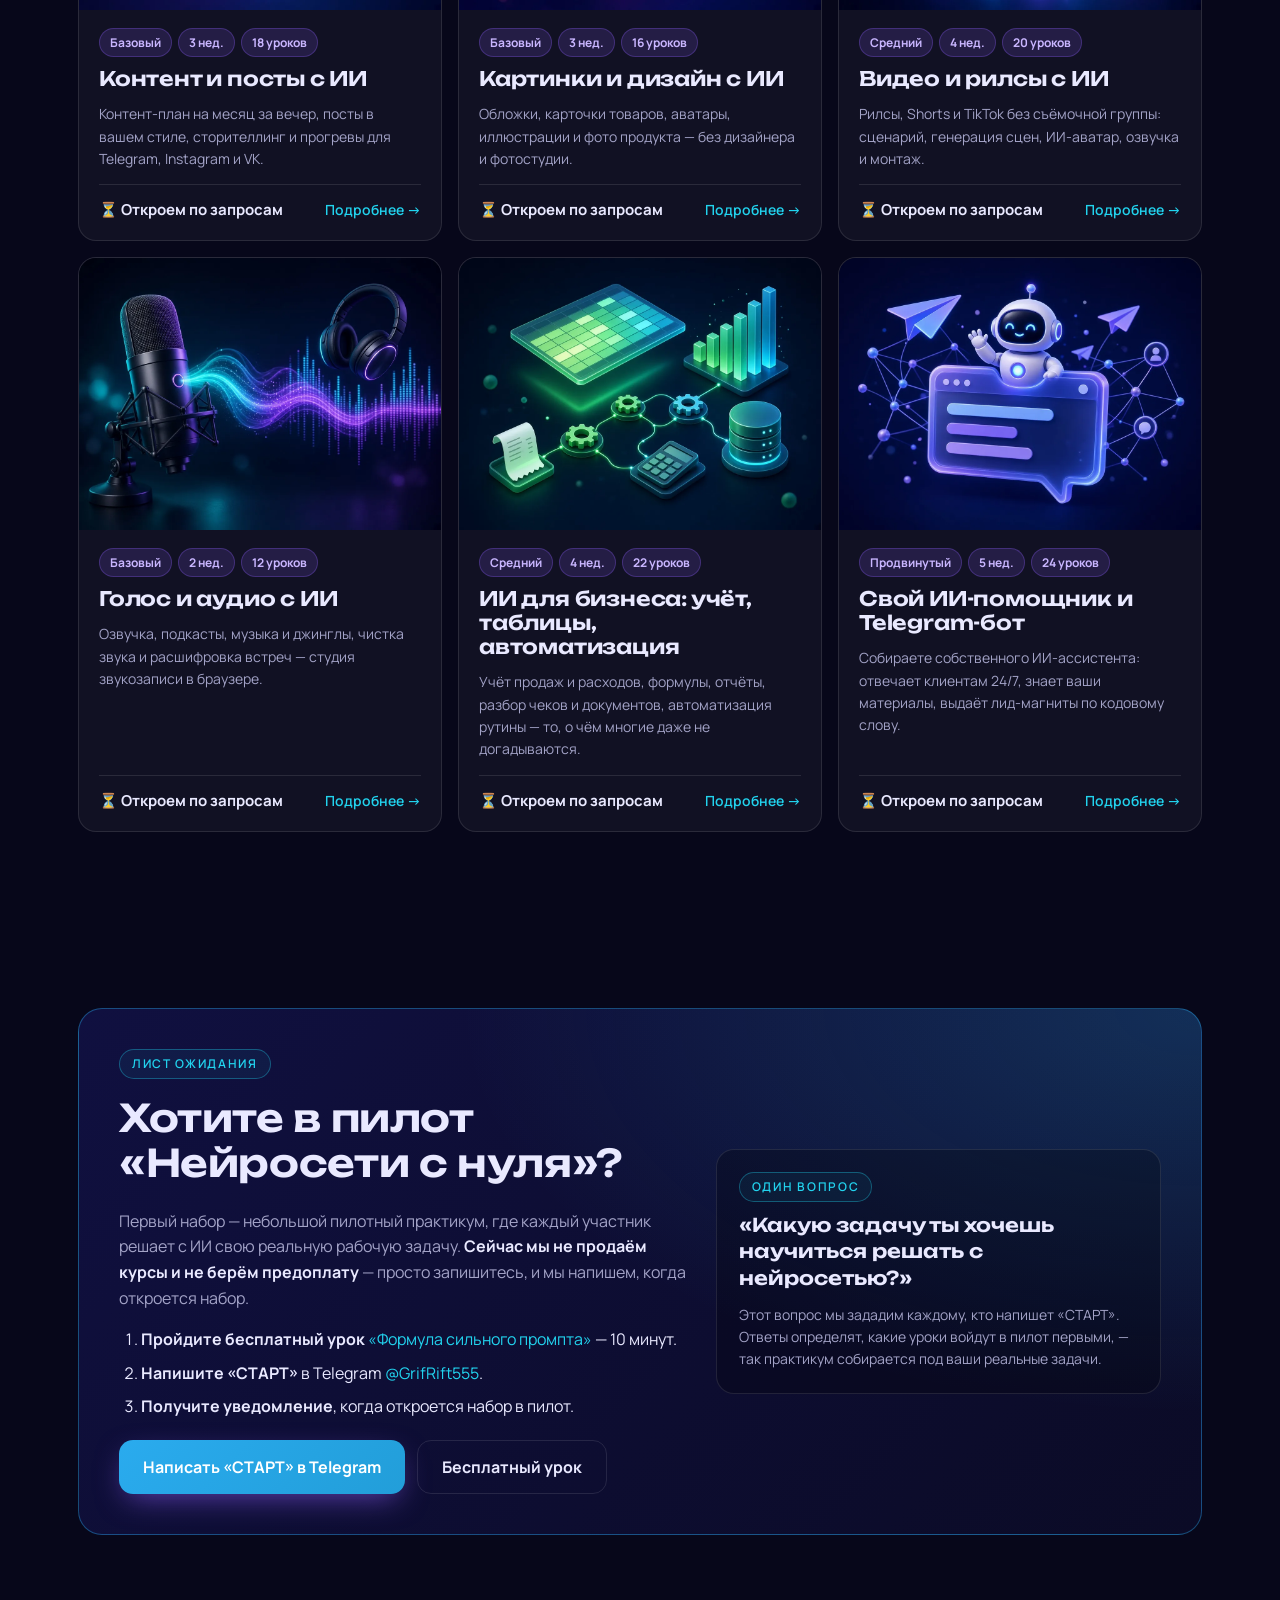
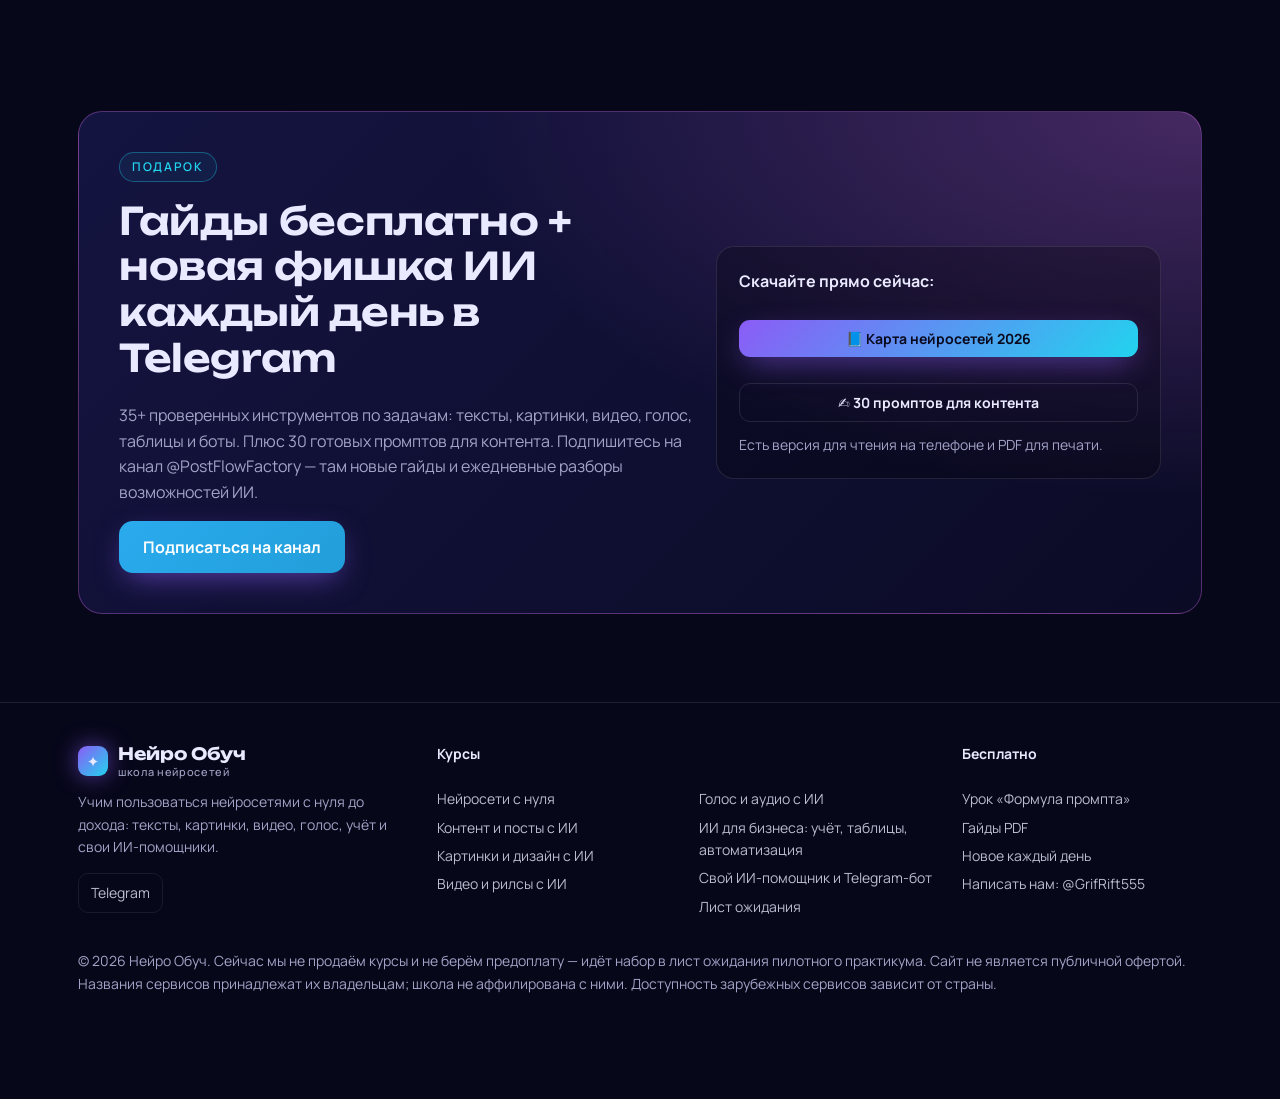
<file: kursy/index.html>
<!doctype html>
<html lang="ru"><head>
<meta charset="utf-8"><meta name="viewport" content="width=device-width,initial-scale=1,viewport-fit=cover">
<title>Программы школы нейросетей — Нейро Обуч</title><meta name="description" content="Пилотный практикум «Нейросети с нуля» и следующие направления: контент, картинки, видео, голос, ИИ для бизнеса, свой ИИ-бот. Запись в лист ожидания.">
<link rel="canonical" href="https://avtomaster24bot-lab.github.io/neuro-obuch/kursy/">
<meta property="og:type" content="website"><meta property="og:locale" content="ru_RU"><meta property="og:site_name" content="Нейро Обуч">
<meta property="og:title" content="Программы школы нейросетей — Нейро Обуч"><meta property="og:description" content="Пилотный практикум «Нейросети с нуля» и следующие направления: контент, картинки, видео, голос, ИИ для бизнеса, свой ИИ-бот. Запись в лист ожидания."><meta property="og:url" content="https://avtomaster24bot-lab.github.io/neuro-obuch/kursy/">
<meta property="og:image" content="https://avtomaster24bot-lab.github.io/neuro-obuch/assets/img/hero.jpg"><meta name="twitter:card" content="summary_large_image">
<meta name="theme-color" content="#07071a">
<link rel="icon" href="../assets/img/favicon.svg" type="image/svg+xml">
<link rel="preconnect" href="https://fonts.googleapis.com"><link rel="preconnect" href="https://fonts.gstatic.com" crossorigin>
<link href="https://fonts.googleapis.com/css2?family=Manrope:wght@400;500;600;700;800&family=Unbounded:wght@500;600;700&display=swap&subset=cyrillic" rel="stylesheet">
<link rel="stylesheet" href="../assets/css/style.css?v=7">
</head><body>
<header class="top"><div class="wrap">
<a class="logo" href="../"><span class="logo-mark" aria-hidden="true">✦</span><span>Нейро Обуч<small>школа нейросетей</small></span></a>
<button class="burger" aria-label="Меню" aria-expanded="false">☰</button>
<nav class="nav"><a href="../kursy/">Курсы</a><a href="../urok/formula-prompta/">Бесплатный урок</a><a href="../novoe/">Новое каждый день</a><a href="../gaydy/">Гайды</a><a href="../#faq">Вопросы</a><a data-link="channel" href="https://t.me/PostFlowFactory" target="_blank" rel="noopener">Telegram-канал</a><a class="btn sm tg" data-link="waitlist" href="https://t.me/GrifRift555?text=%D0%A1%D0%A2%D0%90%D0%A0%D0%A2" target="_blank" rel="noopener">Написать «СТАРТ»</a></nav></div></header>
<main><div class="wrap"><p class="crumbs"><a href="../">Главная</a> / Курсы</p></div>
<section style="padding-top:26px"><div class="wrap"><div class="sec-head"><span class="eyebrow">Каталог</span><h1 style="font-size:clamp(26px,6vw,46px)">Программы школы</h1><p class="muted">Начинаем с пилотного практикума «Нейросети с нуля». Остальные направления откроем по запросам. Курсы сейчас не продаются и предоплату мы не берём — запишитесь в лист ожидания: пройдите <a href="../urok/formula-prompta/">бесплатный урок</a> и напишите «СТАРТ» в Telegram.</p></div>
<div class="card glow reveal pilot"><div class="pilot-grid"><img src="../assets/img/c-nul.webp" alt="Иллюстрация к практикуму «Нейросети с нуля»" loading="lazy" width="1152" height="864" style="border-radius:16px">
<div><span class="tag" style="background:rgba(34,211,238,.15);color:#7ee8fa;border-color:rgba(34,211,238,.4)">🚀 Пилот · набор в лист ожидания</span>
<h3 style="font-size:clamp(22px,5vw,30px);margin-top:12px">Нейросети с нуля — практикум</h3>
<p class="muted">Пилотный практикум на 2 недели: 14 коротких уроков. Освоите повторяемый процесс — поставить задачу ИИ, доработать черновик и проверить результат — на своей реальной рабочей задаче.</p>
<div class="meta" style="display:flex;flex-wrap:wrap;gap:6px;margin-bottom:14px"><span class="tag">2 недели</span><span class="tag">4 модуля</span><span class="tag">14 уроков</span><span class="tag">Небольшая группа</span></div>
<ul class="check"><li>Каждый решает с ИИ свою реальную рабочую задачу</li><li>На выходе — готовое рабочее сообщение, чек-лист и шаблон запроса для своей задачи</li><li>Короткие текстовые уроки, разборы, схемы и задания в закрытом Telegram-канале с оглавлением</li><li>Ответы на вопрос «Какую задачу ты хочешь научиться решать с нейросетью?» определят, с каких примеров начнём</li><li>Предоплату не берём — сначала лист ожидания</li></ul><br>
<div class="btns"><a class="btn tg" data-link="waitlist" href="https://t.me/GrifRift555?text=%D0%A1%D0%A2%D0%90%D0%A0%D0%A2" target="_blank" rel="noopener">Написать «СТАРТ»</a><a class="btn ghost" href="../kursy/s-nulya/">Программа пилота</a></div></div></div></div></div></section>
<section style="padding-top:0"><div class="wrap"><div class="sec-head"><span class="eyebrow">Скоро</span><h2>Следующие программы — откроем по запросам</h2><p class="muted">Хотите одно из этих направлений? Напишите «СТАРТ» и в ответ на вопрос назовите свою задачу — так мы поймём, что открывать следующим.</p></div>
<div class="grid g3"><a class="card ccard glow reveal" href="../kursy/kontent/"><img src="../assets/img/c-kontent.webp" alt="Иллюстрация к курсу «Контент и посты с ИИ»" loading="lazy" width="1152" height="864">
<div class="body"><div class="meta"><span class="tag">Базовый</span><span class="tag">3 нед.</span><span class="tag">18 уроков</span></div>
<h3>Контент и посты с ИИ</h3><p class="muted small">Контент-план на месяц за вечер, посты в вашем стиле, сторителлинг и прогревы для Telegram, Instagram и VK.</p>
<div class="price"><span style="color:var(--txt);font:700 15px var(--bf)">⏳ Откроем по запросам</span><span>Подробнее →</span></div></div></a><a class="card ccard glow reveal" href="../kursy/kartinki/"><img src="../assets/img/c-kartinki.webp" alt="Иллюстрация к курсу «Картинки и дизайн с ИИ»" loading="lazy" width="1152" height="864">
<div class="body"><div class="meta"><span class="tag">Базовый</span><span class="tag">3 нед.</span><span class="tag">16 уроков</span></div>
<h3>Картинки и дизайн с ИИ</h3><p class="muted small">Обложки, карточки товаров, аватары, иллюстрации и фото продукта — без дизайнера и фотостудии.</p>
<div class="price"><span style="color:var(--txt);font:700 15px var(--bf)">⏳ Откроем по запросам</span><span>Подробнее →</span></div></div></a><a class="card ccard glow reveal" href="../kursy/video/"><img src="../assets/img/c-video.webp" alt="Иллюстрация к курсу «Видео и рилсы с ИИ»" loading="lazy" width="1152" height="864">
<div class="body"><div class="meta"><span class="tag">Средний</span><span class="tag">4 нед.</span><span class="tag">20 уроков</span></div>
<h3>Видео и рилсы с ИИ</h3><p class="muted small">Рилсы, Shorts и TikTok без съёмочной группы: сценарий, генерация сцен, ИИ-аватар, озвучка и монтаж.</p>
<div class="price"><span style="color:var(--txt);font:700 15px var(--bf)">⏳ Откроем по запросам</span><span>Подробнее →</span></div></div></a><a class="card ccard glow reveal" href="../kursy/golos/"><img src="../assets/img/c-golos.webp" alt="Иллюстрация к курсу «Голос и аудио с ИИ»" loading="lazy" width="1152" height="864">
<div class="body"><div class="meta"><span class="tag">Базовый</span><span class="tag">2 нед.</span><span class="tag">12 уроков</span></div>
<h3>Голос и аудио с ИИ</h3><p class="muted small">Озвучка, подкасты, музыка и джинглы, чистка звука и расшифровка встреч — студия звукозаписи в браузере.</p>
<div class="price"><span style="color:var(--txt);font:700 15px var(--bf)">⏳ Откроем по запросам</span><span>Подробнее →</span></div></div></a><a class="card ccard glow reveal" href="../kursy/biznes/"><img src="../assets/img/c-biznes.webp" alt="Иллюстрация к курсу «ИИ для бизнеса: учёт, таблицы, автоматизация»" loading="lazy" width="1152" height="864">
<div class="body"><div class="meta"><span class="tag">Средний</span><span class="tag">4 нед.</span><span class="tag">22 уроков</span></div>
<h3>ИИ для бизнеса: учёт, таблицы, автоматизация</h3><p class="muted small">Учёт продаж и расходов, формулы, отчёты, разбор чеков и документов, автоматизация рутины — то, о чём многие даже не догадываются.</p>
<div class="price"><span style="color:var(--txt);font:700 15px var(--bf)">⏳ Откроем по запросам</span><span>Подробнее →</span></div></div></a><a class="card ccard glow reveal" href="../kursy/ii-pomoshchnik/"><img src="../assets/img/c-bot.webp" alt="Иллюстрация к курсу «Свой ИИ-помощник и Telegram-бот»" loading="lazy" width="1152" height="864">
<div class="body"><div class="meta"><span class="tag">Продвинутый</span><span class="tag">5 нед.</span><span class="tag">24 уроков</span></div>
<h3>Свой ИИ-помощник и Telegram-бот</h3><p class="muted small">Собираете собственного ИИ-ассистента: отвечает клиентам 24/7, знает ваши материалы, выдаёт лид-магниты по кодовому слову.</p>
<div class="price"><span style="color:var(--txt);font:700 15px var(--bf)">⏳ Откроем по запросам</span><span>Подробнее →</span></div></div></a></div></div></section>
<section id="zhdem"><div class="wrap"><div class="lm reveal" style="background:radial-gradient(120% 140% at 100% 0%,rgba(42,171,238,.22),transparent 55%),linear-gradient(135deg,#101040,#0b0b26);border-color:rgba(42,171,238,.4)">
<div><span class="eyebrow">Лист ожидания</span><h2>Хотите в пилот «Нейросети с нуля»?</h2>
<p class="muted">Первый набор — небольшой пилотный практикум, где каждый участник решает с ИИ свою реальную рабочую задачу. <b style="color:var(--txt)">Сейчас мы не продаём курсы и не берём предоплату</b> — просто запишитесь, и мы напишем, когда откроется набор.</p>
<ol class="funnel"><li><b>Пройдите бесплатный урок</b> <a href="../urok/formula-prompta/">«Формула сильного промпта»</a> — 10 минут.</li><li><b>Напишите «СТАРТ»</b> в Telegram <a data-link="waitlist" href="https://t.me/GrifRift555?text=%D0%A1%D0%A2%D0%90%D0%A0%D0%A2" target="_blank" rel="noopener">@GrifRift555</a>.</li><li><b>Получите уведомление</b>, когда откроется набор в пилот.</li></ol>
<div class="btns"><a class="btn tg" data-link="waitlist" href="https://t.me/GrifRift555?text=%D0%A1%D0%A2%D0%90%D0%A0%D0%A2" target="_blank" rel="noopener">Написать «СТАРТ» в Telegram</a><a class="btn ghost" href="../urok/formula-prompta/">Бесплатный урок</a></div></div>
<div class="card" style="background:rgba(0,0,0,.25)"><span class="eyebrow" style="margin-bottom:10px">Один вопрос</span><p style="font:600 19px/1.4 var(--hf);margin:0 0 12px">«Какую задачу ты хочешь научиться решать с нейросетью?»</p>
<p class="small muted" style="margin:0">Этот вопрос мы зададим каждому, кто напишет «СТАРТ». Ответы определят, какие уроки войдут в пилот первыми, — так практикум собирается под ваши реальные задачи.</p></div>
</div></div></section>
<section id="gift"><div class="wrap"><div class="lm reveal">
<div><span class="eyebrow">Подарок</span><h2>Гайды бесплатно + новая фишка ИИ каждый день в Telegram</h2>
<p class="muted">35+ проверенных инструментов по задачам: тексты, картинки, видео, голос, таблицы и боты. Плюс 30 готовых промптов для контента. Подпишитесь на канал @PostFlowFactory — там новые гайды и ежедневные разборы возможностей ИИ.</p>
<div class="btns"><a class="btn tg" data-link="channel" href="https://t.me/PostFlowFactory" target="_blank" rel="noopener">Подписаться на канал</a></div></div>
<div class="card" style="background:rgba(0,0,0,.25)"><b>Скачайте прямо сейчас:</b><br><br>
<a class="btn sm block" href="../gaydy/karta-neyrosetey/">📘 Карта нейросетей 2026</a><br>
<a class="btn sm ghost block" href="../gaydy/30-promptov/">✍️ 30 промптов для контента</a>
<p class="small muted" style="margin:12px 0 0">Есть версия для чтения на телефоне и PDF для печати.</p></div>
</div></div></section></main>
<footer><div class="wrap cols">
<div><a class="logo" href="../" style="opacity:1"><span class="logo-mark">✦</span><span>Нейро Обуч<small>школа нейросетей</small></span></a>
<p style="margin-top:12px">Учим пользоваться нейросетями с нуля до дохода: тексты, картинки, видео, голос, учёт и свои ИИ-помощники.</p>
<div class="soc"><a data-link="channel" href="https://t.me/PostFlowFactory" target="_blank" rel="noopener">Telegram</a><a data-link="youtube" data-social href="#">YouTube</a><a data-link="instagram" data-social href="#">Instagram</a><a data-link="tiktok" data-social href="#">TikTok</a><a data-link="vk" data-social href="#">VK</a></div></div>
<div><b style="color:var(--txt)">Курсы</b><br><br><a href="../kursy/s-nulya/">Нейросети с нуля</a><a href="../kursy/kontent/">Контент и посты с ИИ</a><a href="../kursy/kartinki/">Картинки и дизайн с ИИ</a><a href="../kursy/video/">Видео и рилсы с ИИ</a></div>
<div><b style="color:var(--txt)">&nbsp;</b><br><br><a href="../kursy/golos/">Голос и аудио с ИИ</a><a href="../kursy/biznes/">ИИ для бизнеса: учёт, таблицы, автоматизация</a><a href="../kursy/ii-pomoshchnik/">Свой ИИ-помощник и Telegram-бот</a><a href="../kursy/#zhdem">Лист ожидания</a></div>
<div><b style="color:var(--txt)">Бесплатно</b><br><br><a href="../urok/formula-prompta/">Урок «Формула промпта»</a><a href="../gaydy/">Гайды PDF</a><a href="../novoe/">Новое каждый день</a><a data-link="contact" href="https://t.me/GrifRift555" target="_blank" rel="noopener">Написать нам: @GrifRift555</a></div>
</div><div class="wrap"><p class="small" style="margin-top:26px">© 2026 Нейро Обуч. Сейчас мы не продаём курсы и не берём предоплату — идёт набор в лист ожидания пилотного практикума. Сайт не является публичной офертой. Названия сервисов принадлежат их владельцам; школа не аффилирована с ними. Доступность зарубежных сервисов зависит от страны.</p></div></footer>
<div class="mbar"><a class="btn ghost" href="../urok/formula-prompta/">Бесплатный урок</a><a class="btn tg" data-link="waitlist" href="https://t.me/GrifRift555?text=%D0%A1%D0%A2%D0%90%D0%A0%D0%A2" target="_blank" rel="noopener">Написать «СТАРТ»</a></div>
<script src="../config.js?v=7"></script><script src="../assets/js/app.js?v=7"></script>
</body></html>
</file>
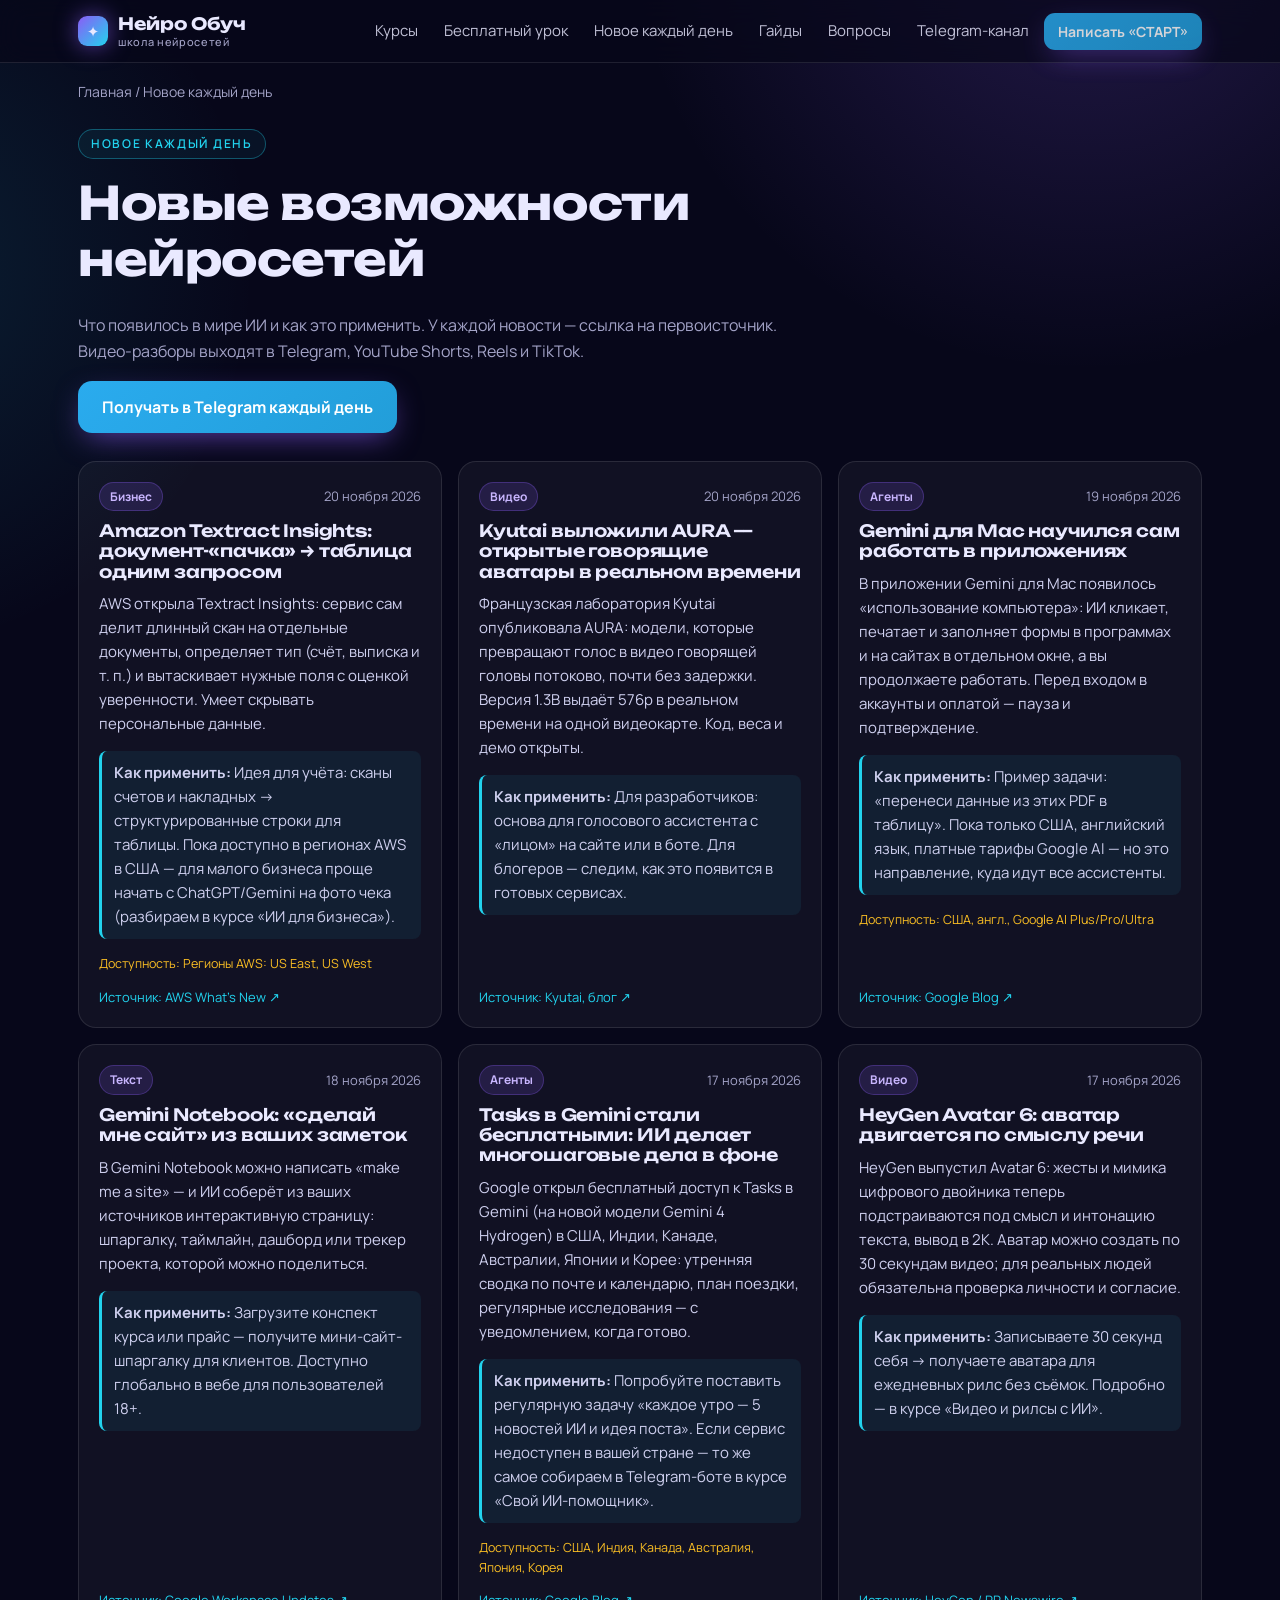
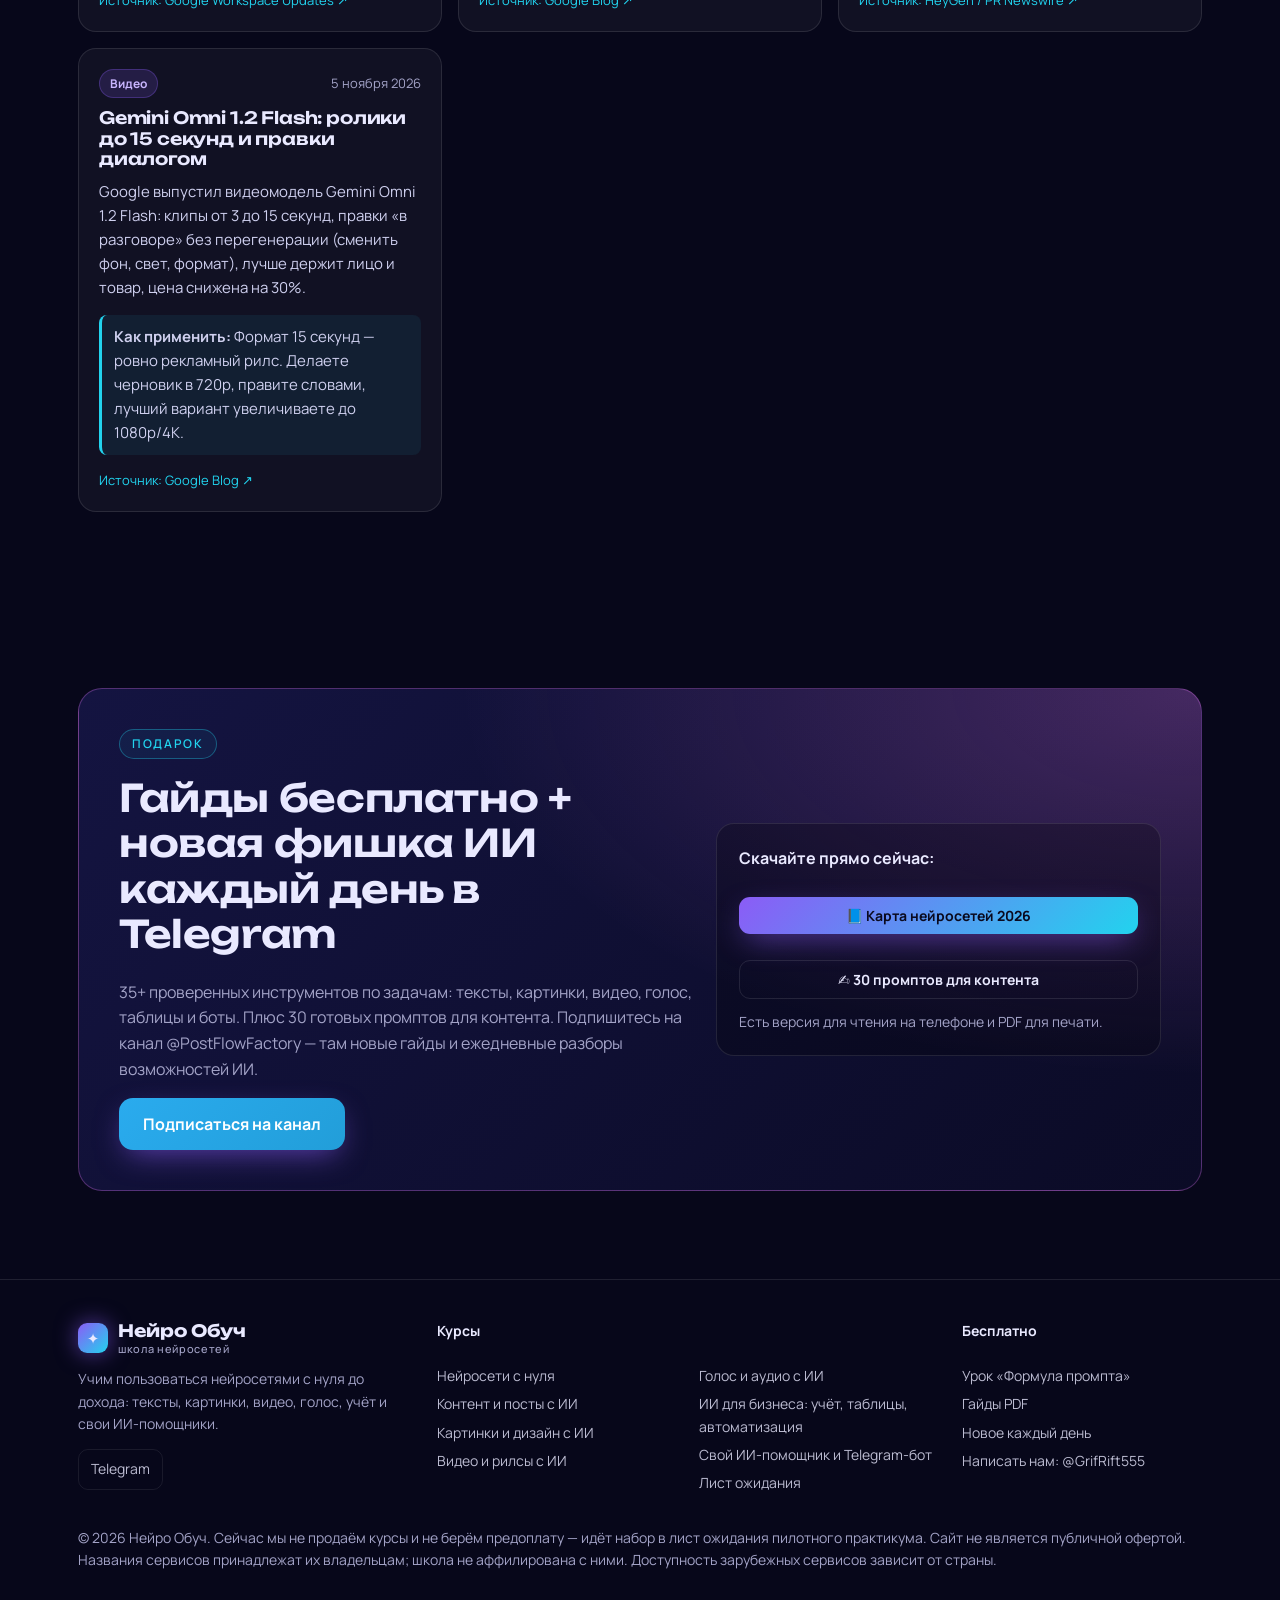
<file: novoe/index.html>
<!doctype html>
<html lang="ru"><head>
<meta charset="utf-8"><meta name="viewport" content="width=device-width,initial-scale=1,viewport-fit=cover">
<title>Новое каждый день — возможности нейросетей · Нейро Обуч</title><meta name="description" content="Ежедневная лента новых возможностей ИИ: видео, картинки, голос, агенты и бизнес — с источниками и советами, как применить.">
<link rel="canonical" href="https://avtomaster24bot-lab.github.io/neuro-obuch/novoe/">
<meta property="og:type" content="website"><meta property="og:locale" content="ru_RU"><meta property="og:site_name" content="Нейро Обуч">
<meta property="og:title" content="Новое каждый день — возможности нейросетей · Нейро Обуч"><meta property="og:description" content="Ежедневная лента новых возможностей ИИ: видео, картинки, голос, агенты и бизнес — с источниками и советами, как применить."><meta property="og:url" content="https://avtomaster24bot-lab.github.io/neuro-obuch/novoe/">
<meta property="og:image" content="https://avtomaster24bot-lab.github.io/neuro-obuch/assets/img/hero.jpg"><meta name="twitter:card" content="summary_large_image">
<meta name="theme-color" content="#07071a">
<link rel="icon" href="../assets/img/favicon.svg" type="image/svg+xml">
<link rel="preconnect" href="https://fonts.googleapis.com"><link rel="preconnect" href="https://fonts.gstatic.com" crossorigin>
<link href="https://fonts.googleapis.com/css2?family=Manrope:wght@400;500;600;700;800&family=Unbounded:wght@500;600;700&display=swap&subset=cyrillic" rel="stylesheet">
<link rel="stylesheet" href="../assets/css/style.css?v=7">
</head><body>
<header class="top"><div class="wrap">
<a class="logo" href="../"><span class="logo-mark" aria-hidden="true">✦</span><span>Нейро Обуч<small>школа нейросетей</small></span></a>
<button class="burger" aria-label="Меню" aria-expanded="false">☰</button>
<nav class="nav"><a href="../kursy/">Курсы</a><a href="../urok/formula-prompta/">Бесплатный урок</a><a href="../novoe/">Новое каждый день</a><a href="../gaydy/">Гайды</a><a href="../#faq">Вопросы</a><a data-link="channel" href="https://t.me/PostFlowFactory" target="_blank" rel="noopener">Telegram-канал</a><a class="btn sm tg" data-link="waitlist" href="https://t.me/GrifRift555?text=%D0%A1%D0%A2%D0%90%D0%A0%D0%A2" target="_blank" rel="noopener">Написать «СТАРТ»</a></nav></div></header>
<main><div class="wrap"><p class="crumbs"><a href="../">Главная</a> / Новое каждый день</p></div>
<section style="padding-top:26px"><div class="wrap"><div class="sec-head"><span class="eyebrow">Новое каждый день</span><h1 style="font-size:clamp(26px,6vw,46px)">Новые возможности нейросетей</h1><p class="muted">Что появилось в мире ИИ и как это применить. У каждой новости — ссылка на первоисточник. Видео-разборы выходят в Telegram, YouTube Shorts, Reels и TikTok.</p>
<div class="btns"><a class="btn tg" data-link="channel" href="https://t.me/PostFlowFactory" target="_blank" rel="noopener">Получать в Telegram каждый день</a></div></div>
<div class="grid g3" id="feed" data-root="../"><p class="muted">Загружаем ленту…</p></div></div></section>
<section id="gift"><div class="wrap"><div class="lm reveal">
<div><span class="eyebrow">Подарок</span><h2>Гайды бесплатно + новая фишка ИИ каждый день в Telegram</h2>
<p class="muted">35+ проверенных инструментов по задачам: тексты, картинки, видео, голос, таблицы и боты. Плюс 30 готовых промптов для контента. Подпишитесь на канал @PostFlowFactory — там новые гайды и ежедневные разборы возможностей ИИ.</p>
<div class="btns"><a class="btn tg" data-link="channel" href="https://t.me/PostFlowFactory" target="_blank" rel="noopener">Подписаться на канал</a></div></div>
<div class="card" style="background:rgba(0,0,0,.25)"><b>Скачайте прямо сейчас:</b><br><br>
<a class="btn sm block" href="../gaydy/karta-neyrosetey/">📘 Карта нейросетей 2026</a><br>
<a class="btn sm ghost block" href="../gaydy/30-promptov/">✍️ 30 промптов для контента</a>
<p class="small muted" style="margin:12px 0 0">Есть версия для чтения на телефоне и PDF для печати.</p></div>
</div></div></section></main>
<footer><div class="wrap cols">
<div><a class="logo" href="../" style="opacity:1"><span class="logo-mark">✦</span><span>Нейро Обуч<small>школа нейросетей</small></span></a>
<p style="margin-top:12px">Учим пользоваться нейросетями с нуля до дохода: тексты, картинки, видео, голос, учёт и свои ИИ-помощники.</p>
<div class="soc"><a data-link="channel" href="https://t.me/PostFlowFactory" target="_blank" rel="noopener">Telegram</a><a data-link="youtube" data-social href="#">YouTube</a><a data-link="instagram" data-social href="#">Instagram</a><a data-link="tiktok" data-social href="#">TikTok</a><a data-link="vk" data-social href="#">VK</a></div></div>
<div><b style="color:var(--txt)">Курсы</b><br><br><a href="../kursy/s-nulya/">Нейросети с нуля</a><a href="../kursy/kontent/">Контент и посты с ИИ</a><a href="../kursy/kartinki/">Картинки и дизайн с ИИ</a><a href="../kursy/video/">Видео и рилсы с ИИ</a></div>
<div><b style="color:var(--txt)">&nbsp;</b><br><br><a href="../kursy/golos/">Голос и аудио с ИИ</a><a href="../kursy/biznes/">ИИ для бизнеса: учёт, таблицы, автоматизация</a><a href="../kursy/ii-pomoshchnik/">Свой ИИ-помощник и Telegram-бот</a><a href="../kursy/#zhdem">Лист ожидания</a></div>
<div><b style="color:var(--txt)">Бесплатно</b><br><br><a href="../urok/formula-prompta/">Урок «Формула промпта»</a><a href="../gaydy/">Гайды PDF</a><a href="../novoe/">Новое каждый день</a><a data-link="contact" href="https://t.me/GrifRift555" target="_blank" rel="noopener">Написать нам: @GrifRift555</a></div>
</div><div class="wrap"><p class="small" style="margin-top:26px">© 2026 Нейро Обуч. Сейчас мы не продаём курсы и не берём предоплату — идёт набор в лист ожидания пилотного практикума. Сайт не является публичной офертой. Названия сервисов принадлежат их владельцам; школа не аффилирована с ними. Доступность зарубежных сервисов зависит от страны.</p></div></footer>
<div class="mbar"><a class="btn ghost" href="../urok/formula-prompta/">Бесплатный урок</a><a class="btn tg" data-link="waitlist" href="https://t.me/GrifRift555?text=%D0%A1%D0%A2%D0%90%D0%A0%D0%A2" target="_blank" rel="noopener">Написать «СТАРТ»</a></div>
<script src="../config.js?v=7"></script><script src="../assets/js/app.js?v=7"></script>
</body></html>
</file>
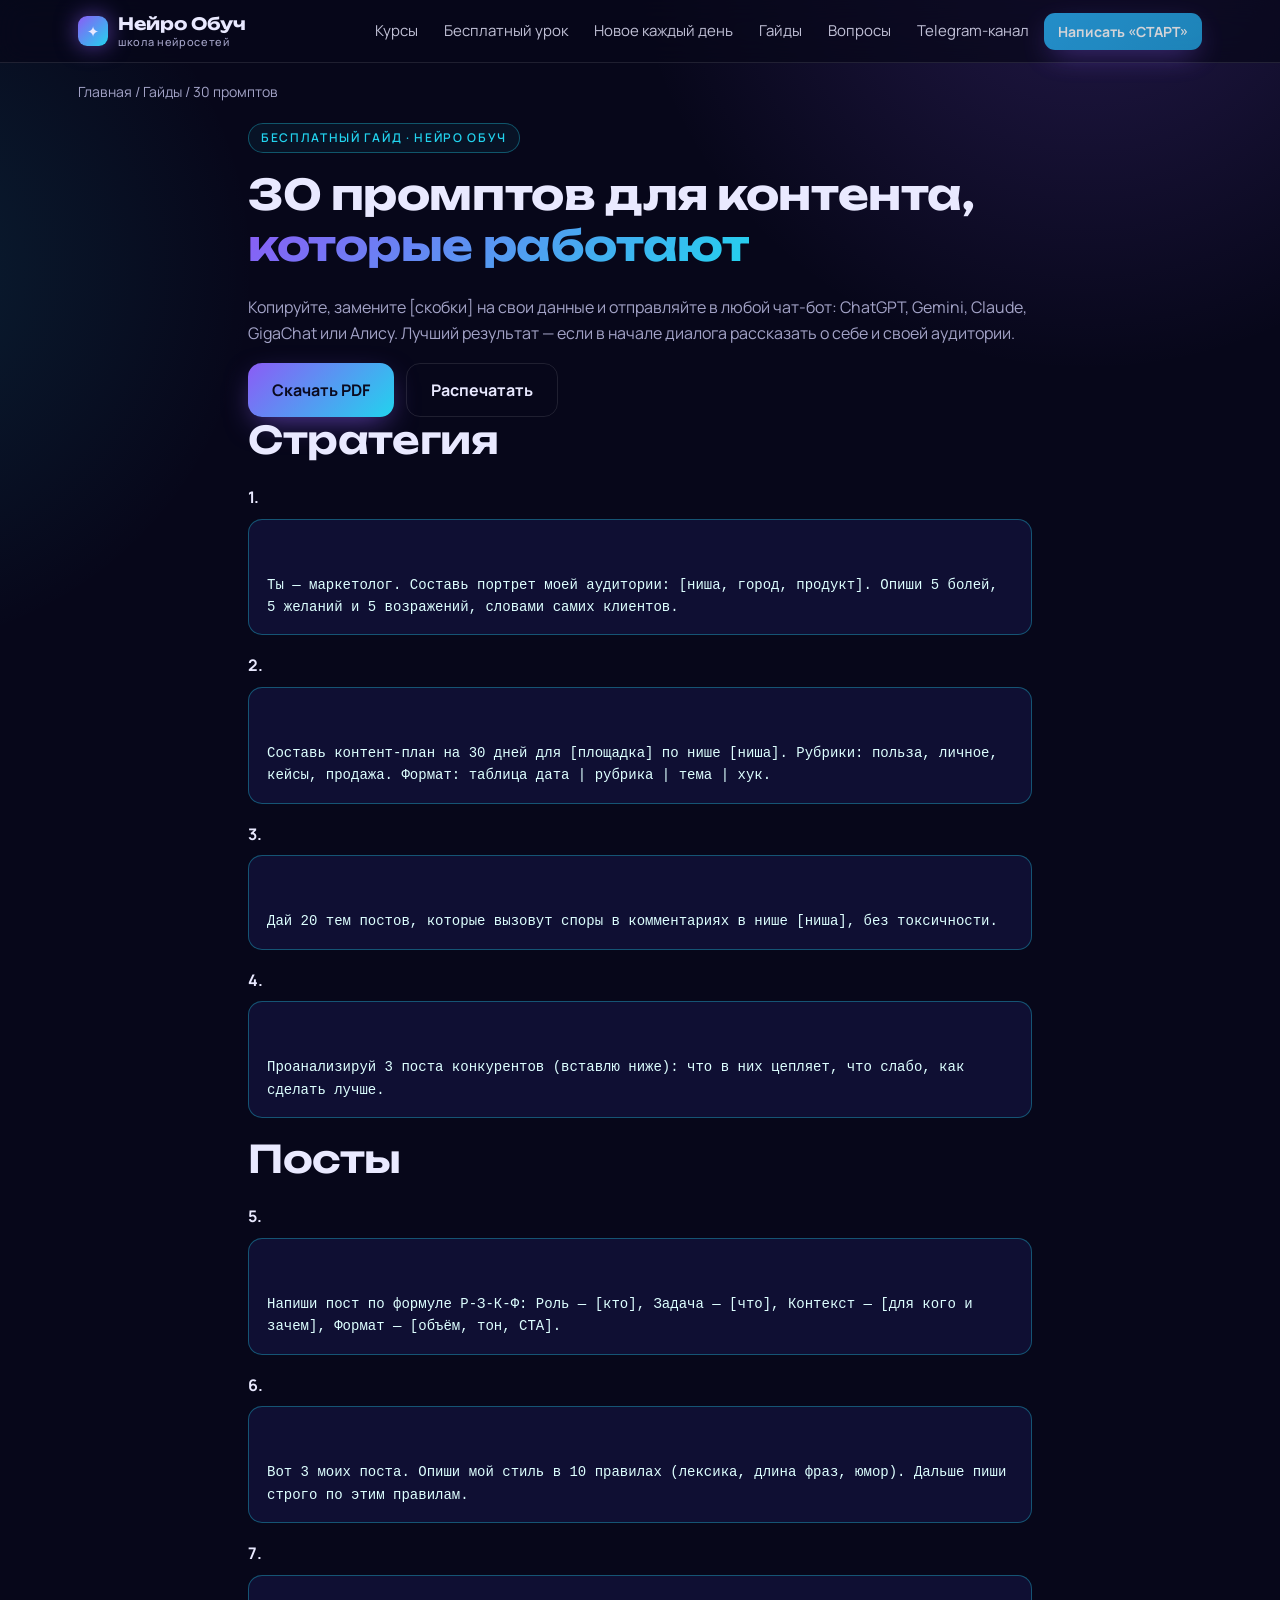
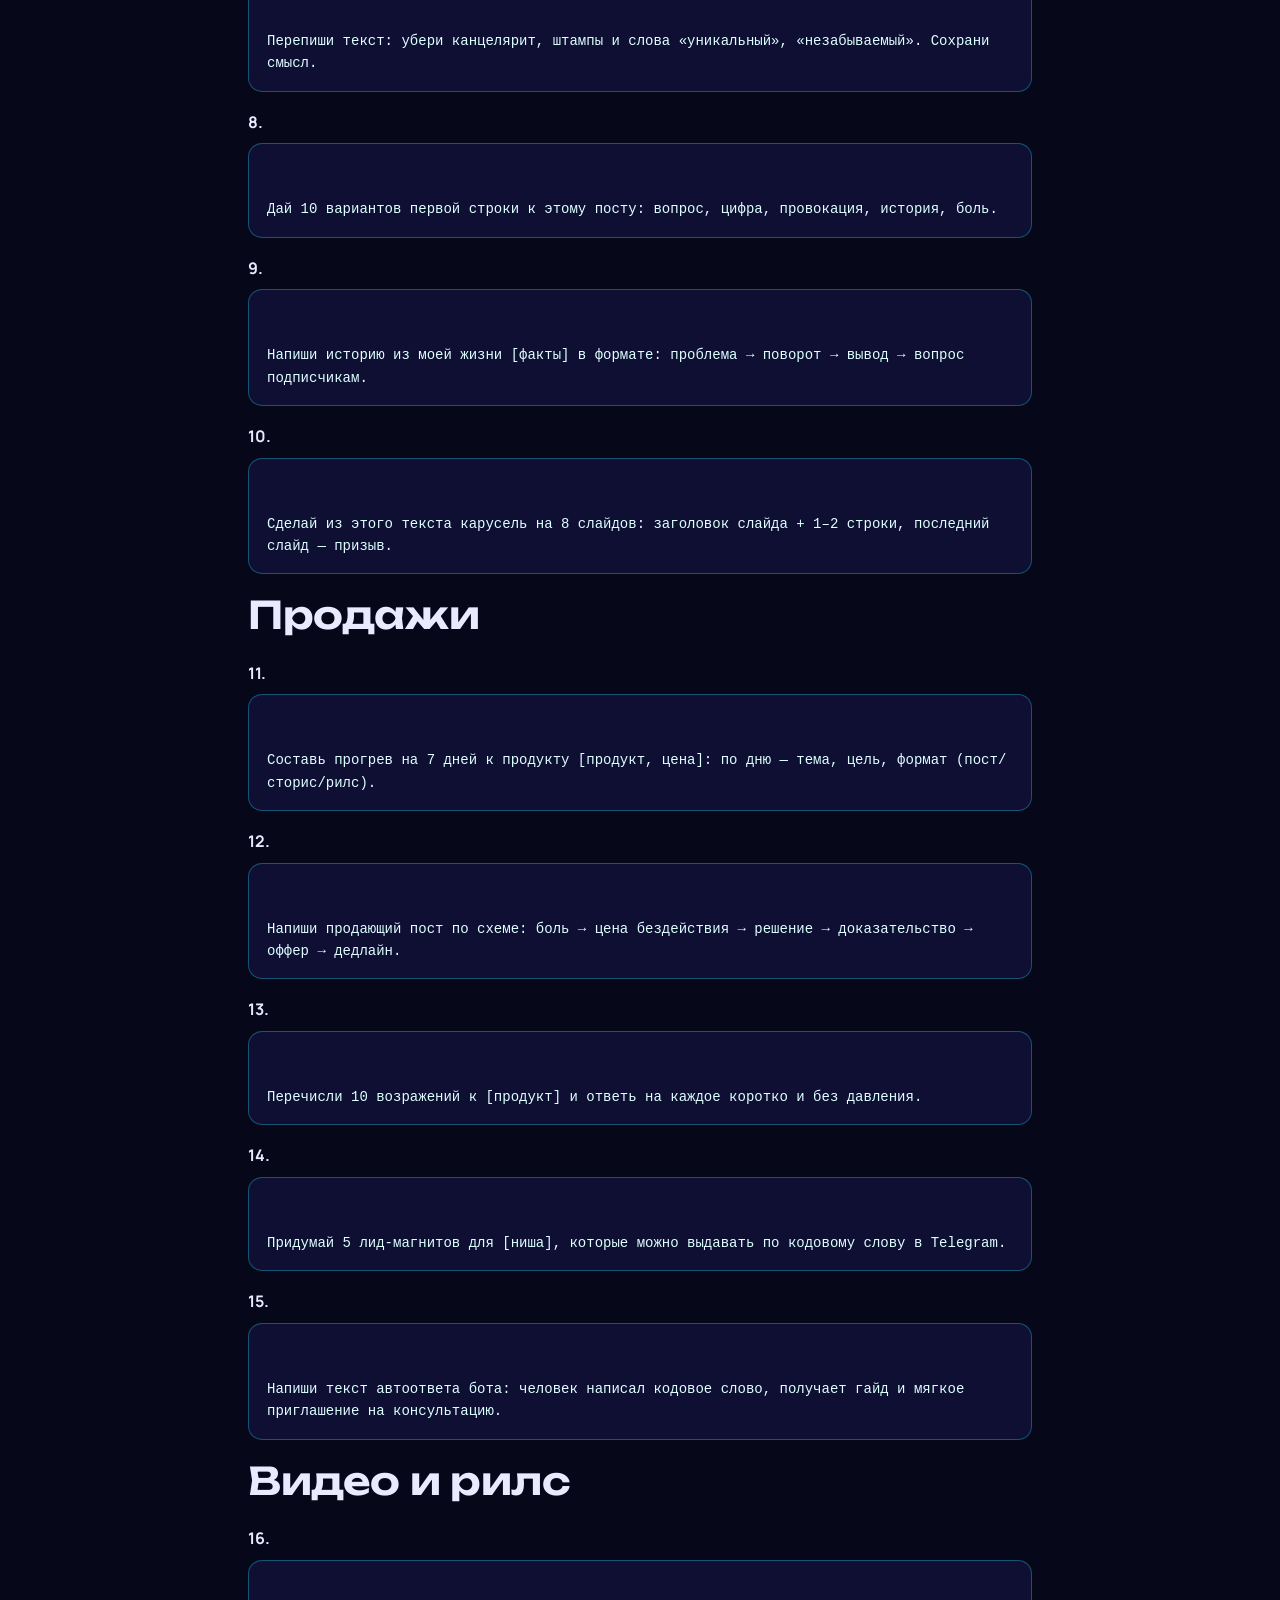
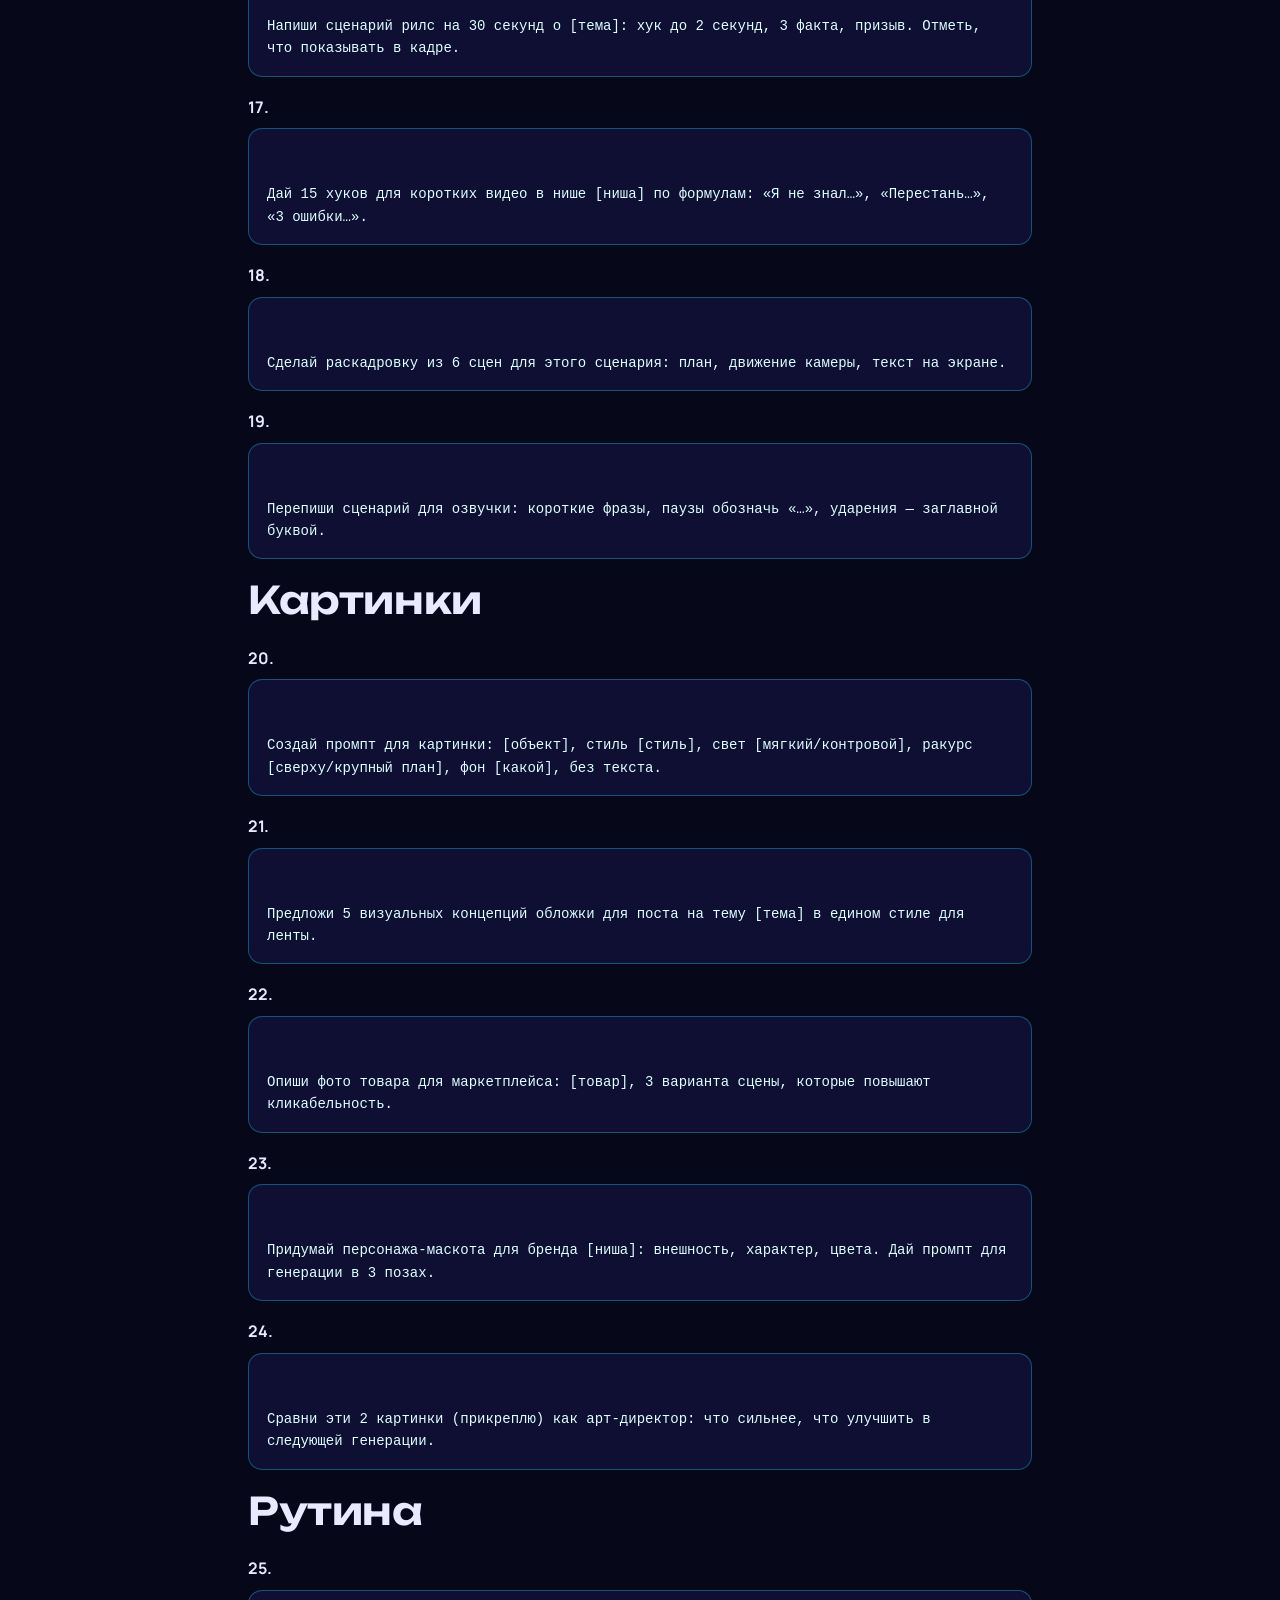
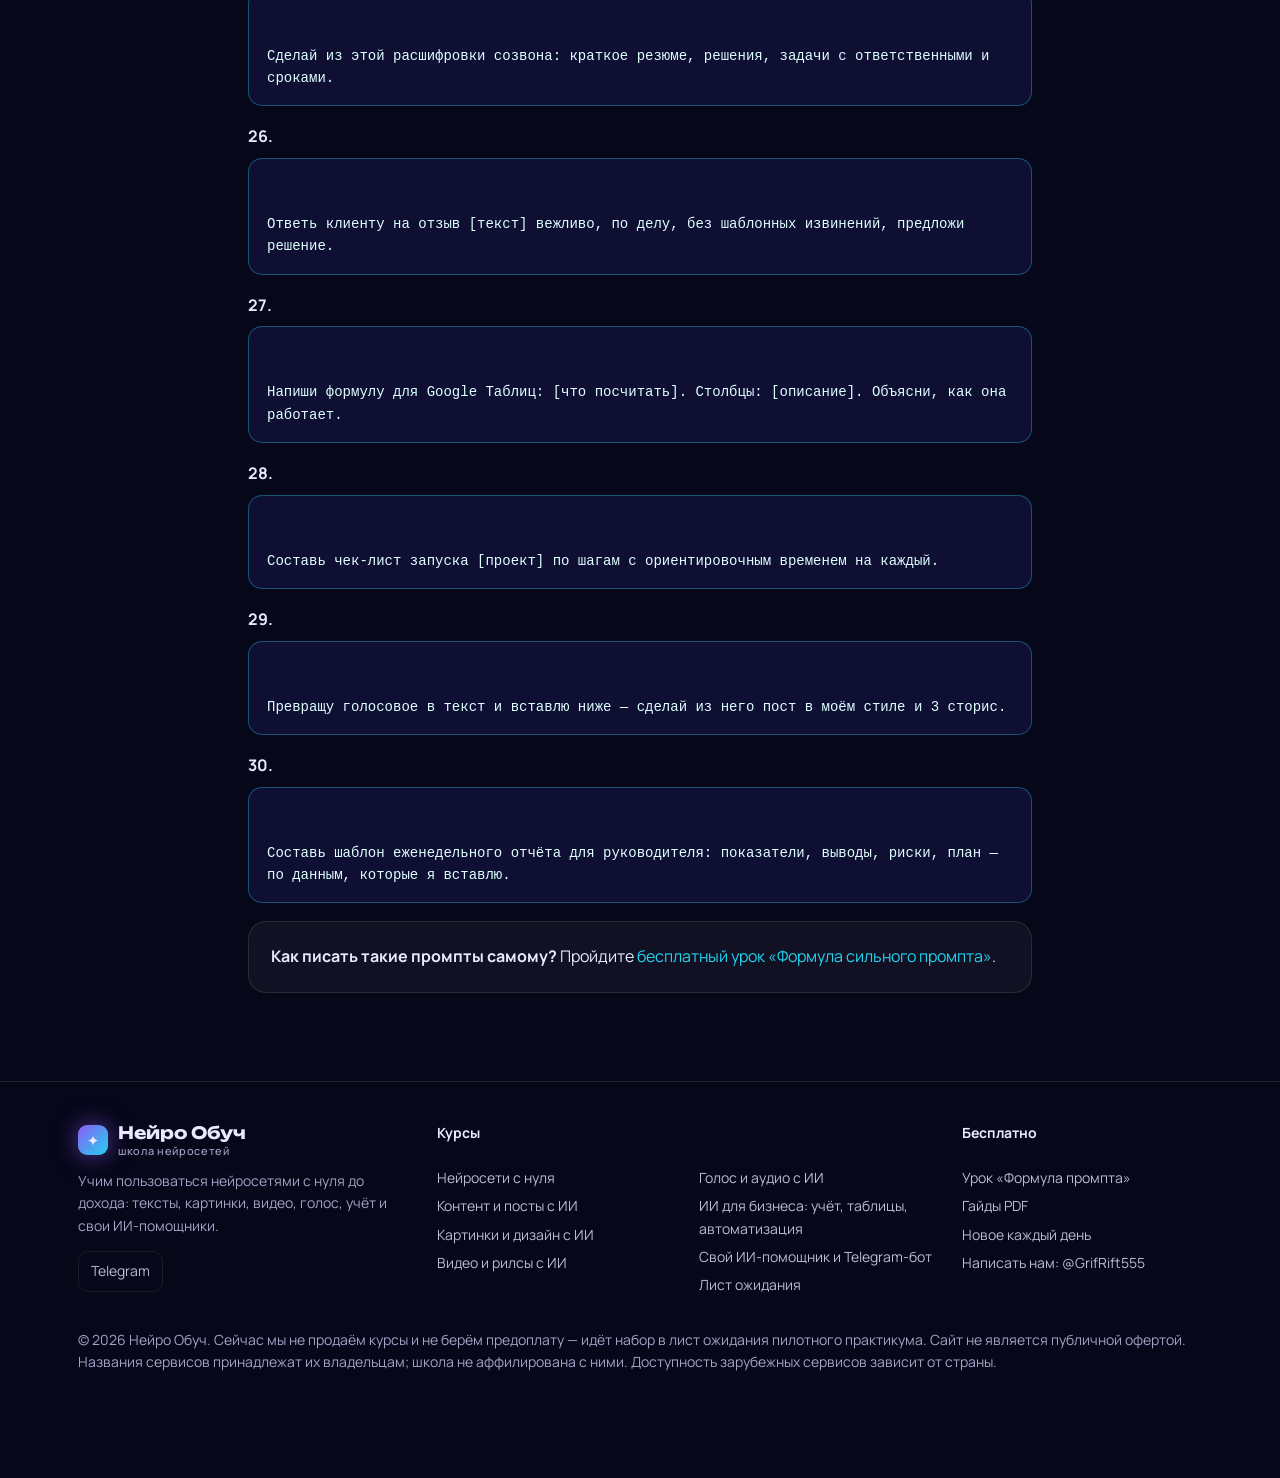
<file: gaydy/30-promptov/index.html>
<!doctype html>
<html lang="ru"><head>
<meta charset="utf-8"><meta name="viewport" content="width=device-width,initial-scale=1,viewport-fit=cover">
<title>30 промптов для контента — бесплатный гайд Нейро Обуч</title><meta name="description" content="Готовые промпты для постов, прогревов, рилс, картинок и рутины. Скачайте PDF бесплатно.">
<link rel="canonical" href="https://avtomaster24bot-lab.github.io/neuro-obuch/gaydy/30-promptov/">
<meta property="og:type" content="website"><meta property="og:locale" content="ru_RU"><meta property="og:site_name" content="Нейро Обуч">
<meta property="og:title" content="30 промптов для контента — бесплатный гайд Нейро Обуч"><meta property="og:description" content="Готовые промпты для постов, прогревов, рилс, картинок и рутины. Скачайте PDF бесплатно."><meta property="og:url" content="https://avtomaster24bot-lab.github.io/neuro-obuch/gaydy/30-promptov/">
<meta property="og:image" content="https://avtomaster24bot-lab.github.io/neuro-obuch/assets/img/hero.jpg"><meta name="twitter:card" content="summary_large_image">
<meta name="theme-color" content="#07071a">
<link rel="icon" href="../../assets/img/favicon.svg" type="image/svg+xml">
<link rel="preconnect" href="https://fonts.googleapis.com"><link rel="preconnect" href="https://fonts.gstatic.com" crossorigin>
<link href="https://fonts.googleapis.com/css2?family=Manrope:wght@400;500;600;700;800&family=Unbounded:wght@500;600;700&display=swap&subset=cyrillic" rel="stylesheet">
<link rel="stylesheet" href="../../assets/css/style.css?v=7">
</head><body>
<header class="top"><div class="wrap">
<a class="logo" href="../../"><span class="logo-mark" aria-hidden="true">✦</span><span>Нейро Обуч<small>школа нейросетей</small></span></a>
<button class="burger" aria-label="Меню" aria-expanded="false">☰</button>
<nav class="nav"><a href="../../kursy/">Курсы</a><a href="../../urok/formula-prompta/">Бесплатный урок</a><a href="../../novoe/">Новое каждый день</a><a href="../../gaydy/">Гайды</a><a href="../../#faq">Вопросы</a><a data-link="channel" href="https://t.me/PostFlowFactory" target="_blank" rel="noopener">Telegram-канал</a><a class="btn sm tg" data-link="waitlist" href="https://t.me/GrifRift555?text=%D0%A1%D0%A2%D0%90%D0%A0%D0%A2" target="_blank" rel="noopener">Написать «СТАРТ»</a></nav></div></header>
<main><style>.guide{max-width:820px;margin:0 auto}.guide table{width:100%;border-collapse:collapse;font-size:15px;margin:10px 0 26px}.guide td,.guide th{border-bottom:1px solid var(--line);padding:9px 8px;text-align:left;vertical-align:top}.guide th{color:var(--c);font-size:13px;text-transform:uppercase;letter-spacing:.06em}.guide .prompt{margin:8px 0 18px;font-size:14px}
@media print{body:before,.top,.mbar,footer,.noprint{display:none!important}body{background:#fff;color:#111;font-size:12px}.guide h1,.guide h2{color:#3b1d8f}.guide .prompt{background:#f4f3ff;color:#111;border-color:#c4b5fd}.guide td,.guide th{border-color:#ddd}.grad{color:#5b21b6;-webkit-text-fill-color:#5b21b6}.card{border-color:#ddd;background:#fafafa}a{color:#111}section{padding:0}}</style><div class="wrap noprint"><p class="crumbs"><a href="../../">Главная</a> / <a href="../">Гайды</a> / 30 промптов</p></div>
<section style="padding-top:20px"><div class="wrap guide"><span class="eyebrow">Бесплатный гайд · Нейро Обуч</span><h1 style="font-size:clamp(26px,6vw,42px)">30 промптов для контента, <span class="grad">которые работают</span></h1>
<p class="muted">Копируйте, замените [скобки] на свои данные и отправляйте в любой чат-бот: ChatGPT, Gemini, Claude, GigaChat или Алису. Лучший результат — если в начале диалога рассказать о себе и своей аудитории.</p>
<div class="btns noprint"><a class="btn" href="../30-promptov.pdf" download>Скачать PDF</a><a class="btn ghost" href="javascript:print()">Распечатать</a></div>
<h2>Стратегия</h2><p style="margin:0"><b>1.</b></p><div class="prompt">Ты — маркетолог. Составь портрет моей аудитории: [ниша, город, продукт]. Опиши 5 болей, 5 желаний и 5 возражений, словами самих клиентов.</div><p style="margin:0"><b>2.</b></p><div class="prompt">Составь контент-план на 30 дней для [площадка] по нише [ниша]. Рубрики: польза, личное, кейсы, продажа. Формат: таблица дата | рубрика | тема | хук.</div><p style="margin:0"><b>3.</b></p><div class="prompt">Дай 20 тем постов, которые вызовут споры в комментариях в нише [ниша], без токсичности.</div><p style="margin:0"><b>4.</b></p><div class="prompt">Проанализируй 3 поста конкурентов (вставлю ниже): что в них цепляет, что слабо, как сделать лучше.</div><h2>Посты</h2><p style="margin:0"><b>5.</b></p><div class="prompt">Напиши пост по формуле Р-З-К-Ф: Роль — [кто], Задача — [что], Контекст — [для кого и зачем], Формат — [объём, тон, CTA].</div><p style="margin:0"><b>6.</b></p><div class="prompt">Вот 3 моих поста. Опиши мой стиль в 10 правилах (лексика, длина фраз, юмор). Дальше пиши строго по этим правилам.</div><p style="margin:0"><b>7.</b></p><div class="prompt">Перепиши текст: убери канцелярит, штампы и слова «уникальный», «незабываемый». Сохрани смысл.</div><p style="margin:0"><b>8.</b></p><div class="prompt">Дай 10 вариантов первой строки к этому посту: вопрос, цифра, провокация, история, боль.</div><p style="margin:0"><b>9.</b></p><div class="prompt">Напиши историю из моей жизни [факты] в формате: проблема → поворот → вывод → вопрос подписчикам.</div><p style="margin:0"><b>10.</b></p><div class="prompt">Сделай из этого текста карусель на 8 слайдов: заголовок слайда + 1–2 строки, последний слайд — призыв.</div><h2>Продажи</h2><p style="margin:0"><b>11.</b></p><div class="prompt">Составь прогрев на 7 дней к продукту [продукт, цена]: по дню — тема, цель, формат (пост/сторис/рилс).</div><p style="margin:0"><b>12.</b></p><div class="prompt">Напиши продающий пост по схеме: боль → цена бездействия → решение → доказательство → оффер → дедлайн.</div><p style="margin:0"><b>13.</b></p><div class="prompt">Перечисли 10 возражений к [продукт] и ответь на каждое коротко и без давления.</div><p style="margin:0"><b>14.</b></p><div class="prompt">Придумай 5 лид-магнитов для [ниша], которые можно выдавать по кодовому слову в Telegram.</div><p style="margin:0"><b>15.</b></p><div class="prompt">Напиши текст автоответа бота: человек написал кодовое слово, получает гайд и мягкое приглашение на консультацию.</div><h2>Видео и рилс</h2><p style="margin:0"><b>16.</b></p><div class="prompt">Напиши сценарий рилс на 30 секунд о [тема]: хук до 2 секунд, 3 факта, призыв. Отметь, что показывать в кадре.</div><p style="margin:0"><b>17.</b></p><div class="prompt">Дай 15 хуков для коротких видео в нише [ниша] по формулам: «Я не знал…», «Перестань…», «3 ошибки…».</div><p style="margin:0"><b>18.</b></p><div class="prompt">Сделай раскадровку из 6 сцен для этого сценария: план, движение камеры, текст на экране.</div><p style="margin:0"><b>19.</b></p><div class="prompt">Перепиши сценарий для озвучки: короткие фразы, паузы обозначь «…», ударения — заглавной буквой.</div><h2>Картинки</h2><p style="margin:0"><b>20.</b></p><div class="prompt">Создай промпт для картинки: [объект], стиль [стиль], свет [мягкий/контровой], ракурс [сверху/крупный план], фон [какой], без текста.</div><p style="margin:0"><b>21.</b></p><div class="prompt">Предложи 5 визуальных концепций обложки для поста на тему [тема] в едином стиле для ленты.</div><p style="margin:0"><b>22.</b></p><div class="prompt">Опиши фото товара для маркетплейса: [товар], 3 варианта сцены, которые повышают кликабельность.</div><p style="margin:0"><b>23.</b></p><div class="prompt">Придумай персонажа-маскота для бренда [ниша]: внешность, характер, цвета. Дай промпт для генерации в 3 позах.</div><p style="margin:0"><b>24.</b></p><div class="prompt">Сравни эти 2 картинки (прикреплю) как арт-директор: что сильнее, что улучшить в следующей генерации.</div><h2>Рутина</h2><p style="margin:0"><b>25.</b></p><div class="prompt">Сделай из этой расшифровки созвона: краткое резюме, решения, задачи с ответственными и сроками.</div><p style="margin:0"><b>26.</b></p><div class="prompt">Ответь клиенту на отзыв [текст] вежливо, по делу, без шаблонных извинений, предложи решение.</div><p style="margin:0"><b>27.</b></p><div class="prompt">Напиши формулу для Google Таблиц: [что посчитать]. Столбцы: [описание]. Объясни, как она работает.</div><p style="margin:0"><b>28.</b></p><div class="prompt">Составь чек-лист запуска [проект] по шагам с ориентировочным временем на каждый.</div><p style="margin:0"><b>29.</b></p><div class="prompt">Превращу голосовое в текст и вставлю ниже — сделай из него пост в моём стиле и 3 сторис.</div><p style="margin:0"><b>30.</b></p><div class="prompt">Составь шаблон еженедельного отчёта для руководителя: показатели, выводы, риски, план — по данным, которые я вставлю.</div>
<div class="card noprint"><b>Как писать такие промпты самому?</b> Пройдите <a href="../../urok/formula-prompta/">бесплатный урок «Формула сильного промпта»</a>.</div></div></section></main>
<footer><div class="wrap cols">
<div><a class="logo" href="../../" style="opacity:1"><span class="logo-mark">✦</span><span>Нейро Обуч<small>школа нейросетей</small></span></a>
<p style="margin-top:12px">Учим пользоваться нейросетями с нуля до дохода: тексты, картинки, видео, голос, учёт и свои ИИ-помощники.</p>
<div class="soc"><a data-link="channel" href="https://t.me/PostFlowFactory" target="_blank" rel="noopener">Telegram</a><a data-link="youtube" data-social href="#">YouTube</a><a data-link="instagram" data-social href="#">Instagram</a><a data-link="tiktok" data-social href="#">TikTok</a><a data-link="vk" data-social href="#">VK</a></div></div>
<div><b style="color:var(--txt)">Курсы</b><br><br><a href="../../kursy/s-nulya/">Нейросети с нуля</a><a href="../../kursy/kontent/">Контент и посты с ИИ</a><a href="../../kursy/kartinki/">Картинки и дизайн с ИИ</a><a href="../../kursy/video/">Видео и рилсы с ИИ</a></div>
<div><b style="color:var(--txt)">&nbsp;</b><br><br><a href="../../kursy/golos/">Голос и аудио с ИИ</a><a href="../../kursy/biznes/">ИИ для бизнеса: учёт, таблицы, автоматизация</a><a href="../../kursy/ii-pomoshchnik/">Свой ИИ-помощник и Telegram-бот</a><a href="../../kursy/#zhdem">Лист ожидания</a></div>
<div><b style="color:var(--txt)">Бесплатно</b><br><br><a href="../../urok/formula-prompta/">Урок «Формула промпта»</a><a href="../../gaydy/">Гайды PDF</a><a href="../../novoe/">Новое каждый день</a><a data-link="contact" href="https://t.me/GrifRift555" target="_blank" rel="noopener">Написать нам: @GrifRift555</a></div>
</div><div class="wrap"><p class="small" style="margin-top:26px">© 2026 Нейро Обуч. Сейчас мы не продаём курсы и не берём предоплату — идёт набор в лист ожидания пилотного практикума. Сайт не является публичной офертой. Названия сервисов принадлежат их владельцам; школа не аффилирована с ними. Доступность зарубежных сервисов зависит от страны.</p></div></footer>

<script src="../../config.js?v=7"></script><script src="../../assets/js/app.js?v=7"></script>
</body></html>
</file>
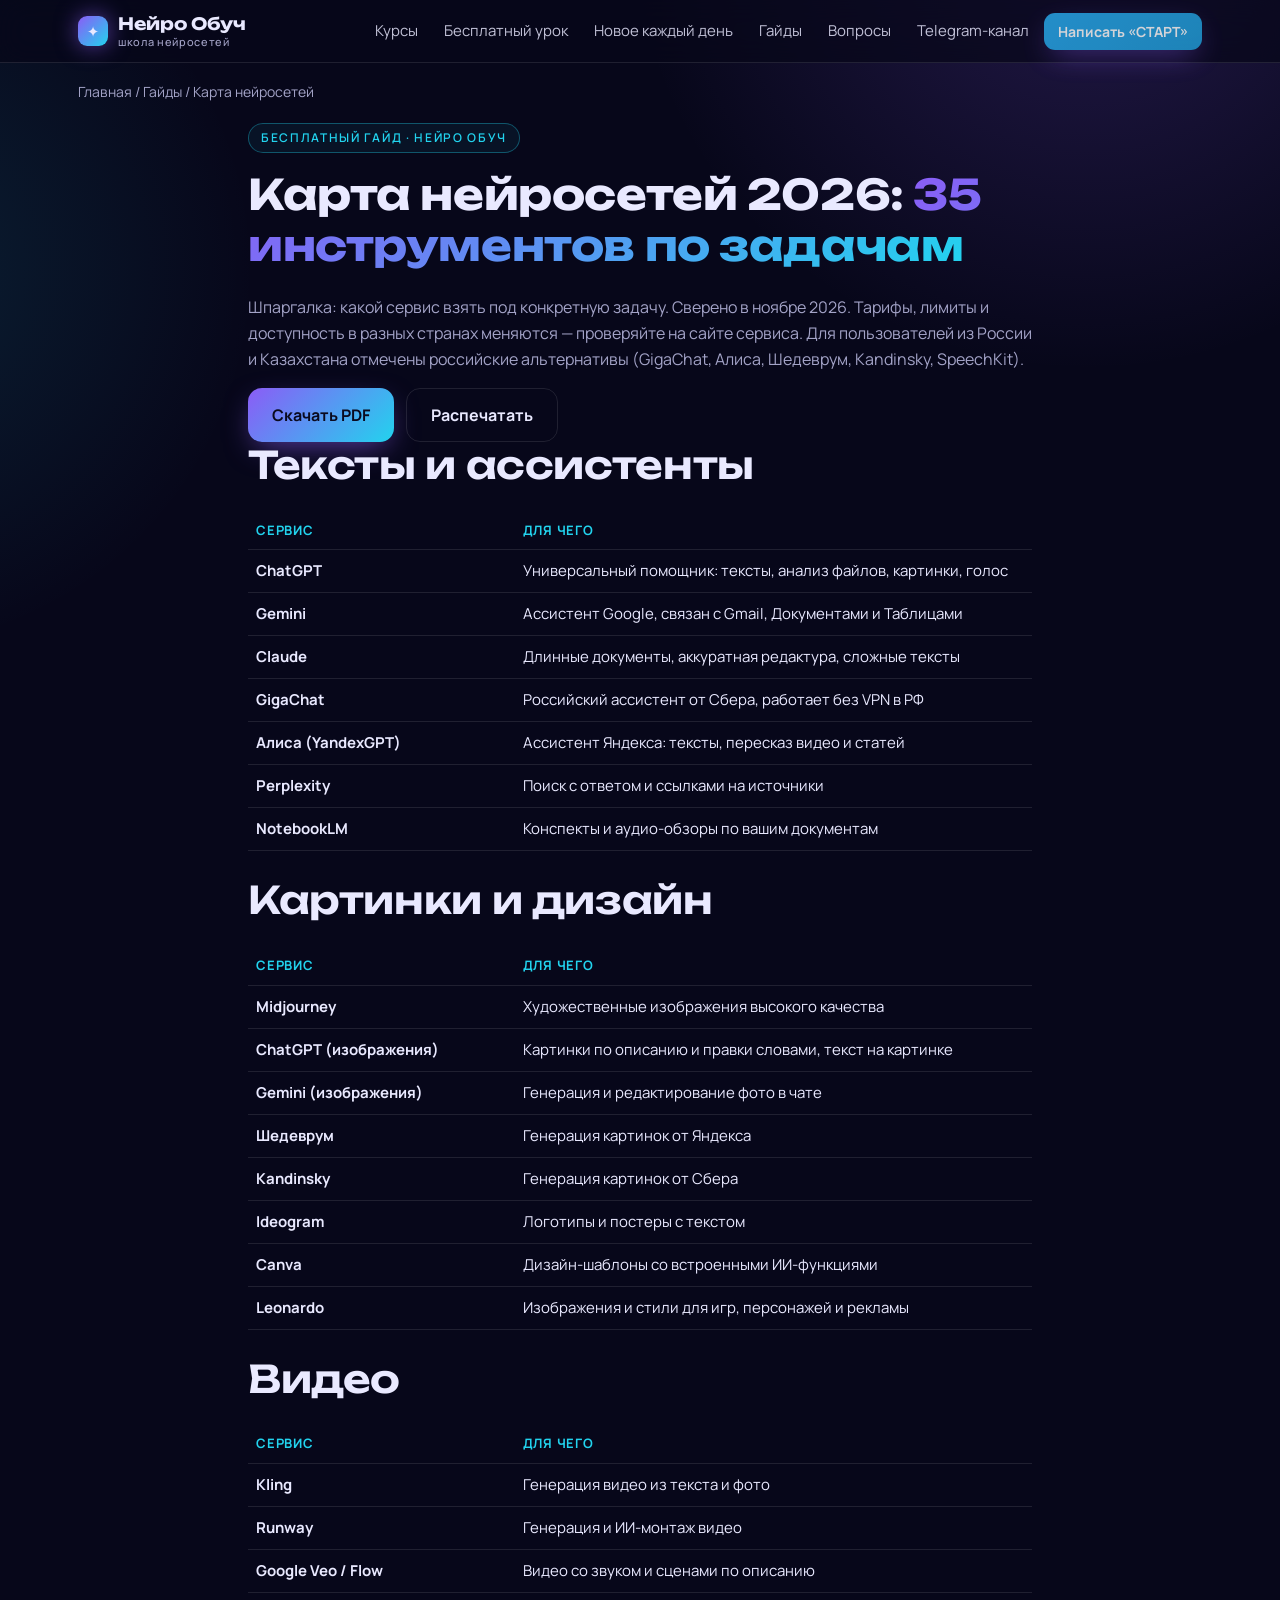
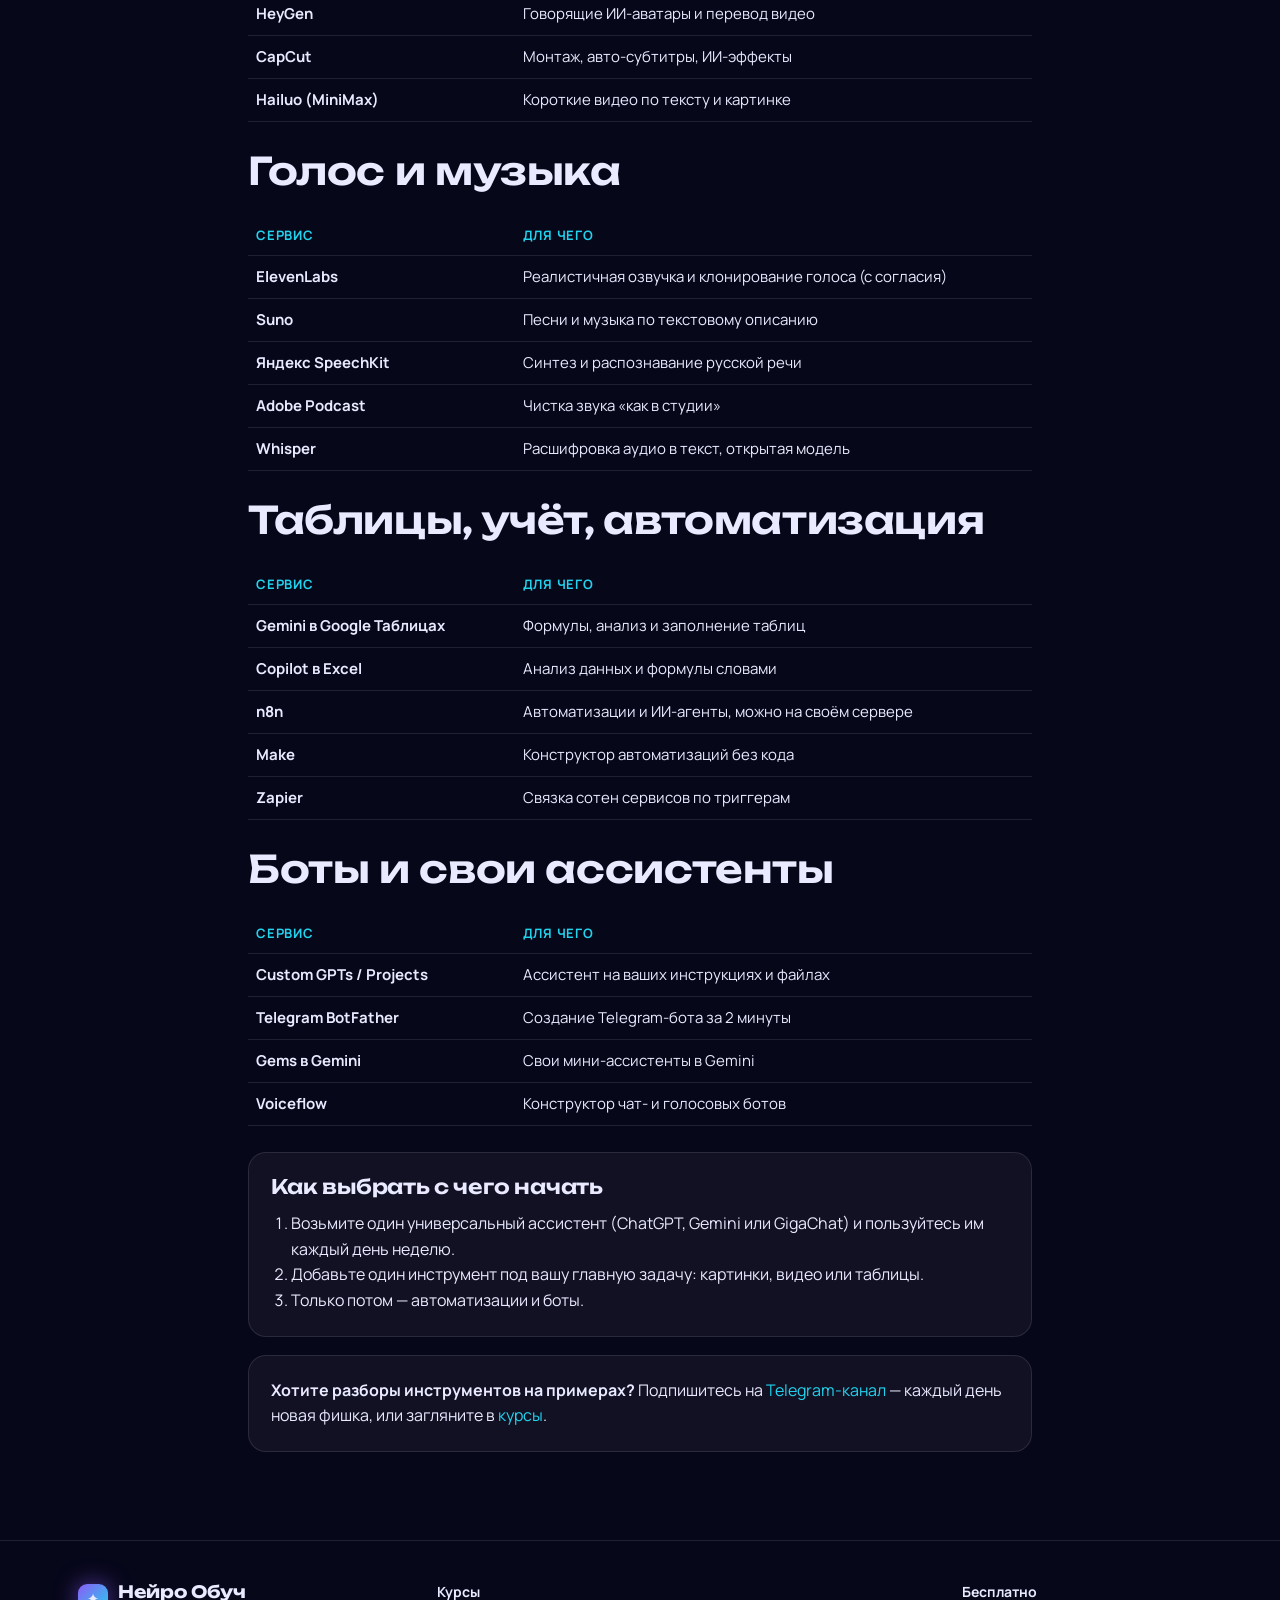
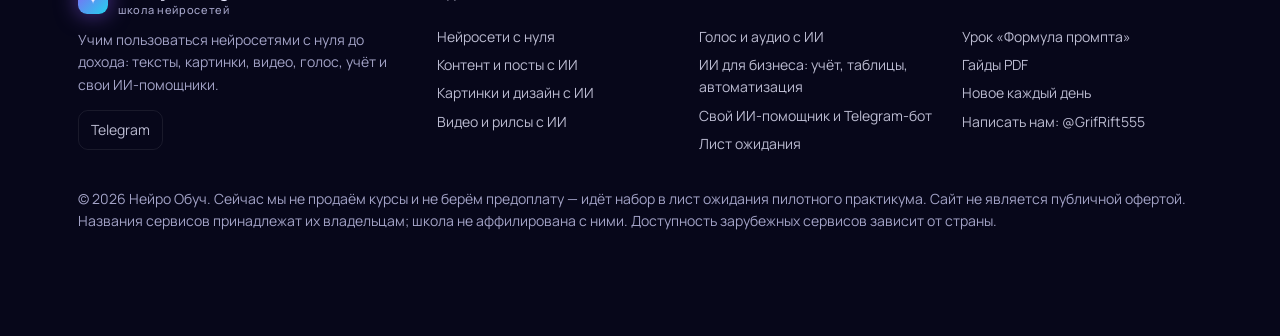
<file: gaydy/karta-neyrosetey/index.html>
<!doctype html>
<html lang="ru"><head>
<meta charset="utf-8"><meta name="viewport" content="width=device-width,initial-scale=1,viewport-fit=cover">
<title>Карта нейросетей 2026 — бесплатный гайд Нейро Обуч</title><meta name="description" content="Шпаргалка: 35+ нейросетей по задачам — тексты, картинки, видео, голос, таблицы, боты. Скачайте PDF бесплатно.">
<link rel="canonical" href="https://avtomaster24bot-lab.github.io/neuro-obuch/gaydy/karta-neyrosetey/">
<meta property="og:type" content="website"><meta property="og:locale" content="ru_RU"><meta property="og:site_name" content="Нейро Обуч">
<meta property="og:title" content="Карта нейросетей 2026 — бесплатный гайд Нейро Обуч"><meta property="og:description" content="Шпаргалка: 35+ нейросетей по задачам — тексты, картинки, видео, голос, таблицы, боты. Скачайте PDF бесплатно."><meta property="og:url" content="https://avtomaster24bot-lab.github.io/neuro-obuch/gaydy/karta-neyrosetey/">
<meta property="og:image" content="https://avtomaster24bot-lab.github.io/neuro-obuch/assets/img/hero.jpg"><meta name="twitter:card" content="summary_large_image">
<meta name="theme-color" content="#07071a">
<link rel="icon" href="../../assets/img/favicon.svg" type="image/svg+xml">
<link rel="preconnect" href="https://fonts.googleapis.com"><link rel="preconnect" href="https://fonts.gstatic.com" crossorigin>
<link href="https://fonts.googleapis.com/css2?family=Manrope:wght@400;500;600;700;800&family=Unbounded:wght@500;600;700&display=swap&subset=cyrillic" rel="stylesheet">
<link rel="stylesheet" href="../../assets/css/style.css?v=7">
</head><body>
<header class="top"><div class="wrap">
<a class="logo" href="../../"><span class="logo-mark" aria-hidden="true">✦</span><span>Нейро Обуч<small>школа нейросетей</small></span></a>
<button class="burger" aria-label="Меню" aria-expanded="false">☰</button>
<nav class="nav"><a href="../../kursy/">Курсы</a><a href="../../urok/formula-prompta/">Бесплатный урок</a><a href="../../novoe/">Новое каждый день</a><a href="../../gaydy/">Гайды</a><a href="../../#faq">Вопросы</a><a data-link="channel" href="https://t.me/PostFlowFactory" target="_blank" rel="noopener">Telegram-канал</a><a class="btn sm tg" data-link="waitlist" href="https://t.me/GrifRift555?text=%D0%A1%D0%A2%D0%90%D0%A0%D0%A2" target="_blank" rel="noopener">Написать «СТАРТ»</a></nav></div></header>
<main><style>.guide{max-width:820px;margin:0 auto}.guide table{width:100%;border-collapse:collapse;font-size:15px;margin:10px 0 26px}.guide td,.guide th{border-bottom:1px solid var(--line);padding:9px 8px;text-align:left;vertical-align:top}.guide th{color:var(--c);font-size:13px;text-transform:uppercase;letter-spacing:.06em}.guide .prompt{margin:8px 0 18px;font-size:14px}
@media print{body:before,.top,.mbar,footer,.noprint{display:none!important}body{background:#fff;color:#111;font-size:12px}.guide h1,.guide h2{color:#3b1d8f}.guide .prompt{background:#f4f3ff;color:#111;border-color:#c4b5fd}.guide td,.guide th{border-color:#ddd}.grad{color:#5b21b6;-webkit-text-fill-color:#5b21b6}.card{border-color:#ddd;background:#fafafa}a{color:#111}section{padding:0}}</style><div class="wrap noprint"><p class="crumbs"><a href="../../">Главная</a> / <a href="../">Гайды</a> / Карта нейросетей</p></div>
<section style="padding-top:20px"><div class="wrap guide"><span class="eyebrow">Бесплатный гайд · Нейро Обуч</span><h1 style="font-size:clamp(26px,6vw,42px)">Карта нейросетей 2026: <span class="grad">35 инструментов по задачам</span></h1>
<p class="muted">Шпаргалка: какой сервис взять под конкретную задачу. Сверено в ноябре 2026. Тарифы, лимиты и доступность в разных странах меняются — проверяйте на сайте сервиса. Для пользователей из России и Казахстана отмечены российские альтернативы (GigaChat, Алиса, Шедеврум, Kandinsky, SpeechKit).</p>
<div class="btns noprint"><a class="btn" href="../karta-neyrosetey.pdf" download>Скачать PDF</a><a class="btn ghost" href="javascript:print()">Распечатать</a></div>
<h2>Тексты и ассистенты</h2><table><tr><th style="width:34%">Сервис</th><th>Для чего</th></tr><tr><td><b>ChatGPT</b></td><td>Универсальный помощник: тексты, анализ файлов, картинки, голос</td></tr><tr><td><b>Gemini</b></td><td>Ассистент Google, связан с Gmail, Документами и Таблицами</td></tr><tr><td><b>Claude</b></td><td>Длинные документы, аккуратная редактура, сложные тексты</td></tr><tr><td><b>GigaChat</b></td><td>Российский ассистент от Сбера, работает без VPN в РФ</td></tr><tr><td><b>Алиса (YandexGPT)</b></td><td>Ассистент Яндекса: тексты, пересказ видео и статей</td></tr><tr><td><b>Perplexity</b></td><td>Поиск с ответом и ссылками на источники</td></tr><tr><td><b>NotebookLM</b></td><td>Конспекты и аудио-обзоры по вашим документам</td></tr></table><h2>Картинки и дизайн</h2><table><tr><th style="width:34%">Сервис</th><th>Для чего</th></tr><tr><td><b>Midjourney</b></td><td>Художественные изображения высокого качества</td></tr><tr><td><b>ChatGPT (изображения)</b></td><td>Картинки по описанию и правки словами, текст на картинке</td></tr><tr><td><b>Gemini (изображения)</b></td><td>Генерация и редактирование фото в чате</td></tr><tr><td><b>Шедеврум</b></td><td>Генерация картинок от Яндекса</td></tr><tr><td><b>Kandinsky</b></td><td>Генерация картинок от Сбера</td></tr><tr><td><b>Ideogram</b></td><td>Логотипы и постеры с текстом</td></tr><tr><td><b>Canva</b></td><td>Дизайн-шаблоны со встроенными ИИ-функциями</td></tr><tr><td><b>Leonardo</b></td><td>Изображения и стили для игр, персонажей и рекламы</td></tr></table><h2>Видео</h2><table><tr><th style="width:34%">Сервис</th><th>Для чего</th></tr><tr><td><b>Kling</b></td><td>Генерация видео из текста и фото</td></tr><tr><td><b>Runway</b></td><td>Генерация и ИИ-монтаж видео</td></tr><tr><td><b>Google Veo / Flow</b></td><td>Видео со звуком и сценами по описанию</td></tr><tr><td><b>HeyGen</b></td><td>Говорящие ИИ-аватары и перевод видео</td></tr><tr><td><b>CapCut</b></td><td>Монтаж, авто-субтитры, ИИ-эффекты</td></tr><tr><td><b>Hailuo (MiniMax)</b></td><td>Короткие видео по тексту и картинке</td></tr></table><h2>Голос и музыка</h2><table><tr><th style="width:34%">Сервис</th><th>Для чего</th></tr><tr><td><b>ElevenLabs</b></td><td>Реалистичная озвучка и клонирование голоса (с согласия)</td></tr><tr><td><b>Suno</b></td><td>Песни и музыка по текстовому описанию</td></tr><tr><td><b>Яндекс SpeechKit</b></td><td>Синтез и распознавание русской речи</td></tr><tr><td><b>Adobe Podcast</b></td><td>Чистка звука «как в студии»</td></tr><tr><td><b>Whisper</b></td><td>Расшифровка аудио в текст, открытая модель</td></tr></table><h2>Таблицы, учёт, автоматизация</h2><table><tr><th style="width:34%">Сервис</th><th>Для чего</th></tr><tr><td><b>Gemini в Google Таблицах</b></td><td>Формулы, анализ и заполнение таблиц</td></tr><tr><td><b>Copilot в Excel</b></td><td>Анализ данных и формулы словами</td></tr><tr><td><b>n8n</b></td><td>Автоматизации и ИИ-агенты, можно на своём сервере</td></tr><tr><td><b>Make</b></td><td>Конструктор автоматизаций без кода</td></tr><tr><td><b>Zapier</b></td><td>Связка сотен сервисов по триггерам</td></tr></table><h2>Боты и свои ассистенты</h2><table><tr><th style="width:34%">Сервис</th><th>Для чего</th></tr><tr><td><b>Custom GPTs / Projects</b></td><td>Ассистент на ваших инструкциях и файлах</td></tr><tr><td><b>Telegram BotFather</b></td><td>Создание Telegram-бота за 2 минуты</td></tr><tr><td><b>Gems в Gemini</b></td><td>Свои мини-ассистенты в Gemini</td></tr><tr><td><b>Voiceflow</b></td><td>Конструктор чат- и голосовых ботов</td></tr></table>
<div class="card"><h3>Как выбрать с чего начать</h3><ol style="margin:0;padding-left:20px"><li>Возьмите один универсальный ассистент (ChatGPT, Gemini или GigaChat) и пользуйтесь им каждый день неделю.</li><li>Добавьте один инструмент под вашу главную задачу: картинки, видео или таблицы.</li><li>Только потом — автоматизации и боты.</li></ol></div>
<div class="card noprint" style="margin-top:18px"><b>Хотите разборы инструментов на примерах?</b> Подпишитесь на <a data-link="channel" href="https://t.me/PostFlowFactory" target="_blank" rel="noopener">Telegram-канал</a> — каждый день новая фишка, или загляните в <a href="../../kursy/">курсы</a>.</div>
</div></section></main>
<footer><div class="wrap cols">
<div><a class="logo" href="../../" style="opacity:1"><span class="logo-mark">✦</span><span>Нейро Обуч<small>школа нейросетей</small></span></a>
<p style="margin-top:12px">Учим пользоваться нейросетями с нуля до дохода: тексты, картинки, видео, голос, учёт и свои ИИ-помощники.</p>
<div class="soc"><a data-link="channel" href="https://t.me/PostFlowFactory" target="_blank" rel="noopener">Telegram</a><a data-link="youtube" data-social href="#">YouTube</a><a data-link="instagram" data-social href="#">Instagram</a><a data-link="tiktok" data-social href="#">TikTok</a><a data-link="vk" data-social href="#">VK</a></div></div>
<div><b style="color:var(--txt)">Курсы</b><br><br><a href="../../kursy/s-nulya/">Нейросети с нуля</a><a href="../../kursy/kontent/">Контент и посты с ИИ</a><a href="../../kursy/kartinki/">Картинки и дизайн с ИИ</a><a href="../../kursy/video/">Видео и рилсы с ИИ</a></div>
<div><b style="color:var(--txt)">&nbsp;</b><br><br><a href="../../kursy/golos/">Голос и аудио с ИИ</a><a href="../../kursy/biznes/">ИИ для бизнеса: учёт, таблицы, автоматизация</a><a href="../../kursy/ii-pomoshchnik/">Свой ИИ-помощник и Telegram-бот</a><a href="../../kursy/#zhdem">Лист ожидания</a></div>
<div><b style="color:var(--txt)">Бесплатно</b><br><br><a href="../../urok/formula-prompta/">Урок «Формула промпта»</a><a href="../../gaydy/">Гайды PDF</a><a href="../../novoe/">Новое каждый день</a><a data-link="contact" href="https://t.me/GrifRift555" target="_blank" rel="noopener">Написать нам: @GrifRift555</a></div>
</div><div class="wrap"><p class="small" style="margin-top:26px">© 2026 Нейро Обуч. Сейчас мы не продаём курсы и не берём предоплату — идёт набор в лист ожидания пилотного практикума. Сайт не является публичной офертой. Названия сервисов принадлежат их владельцам; школа не аффилирована с ними. Доступность зарубежных сервисов зависит от страны.</p></div></footer>

<script src="../../config.js?v=7"></script><script src="../../assets/js/app.js?v=7"></script>
</body></html>
</file>
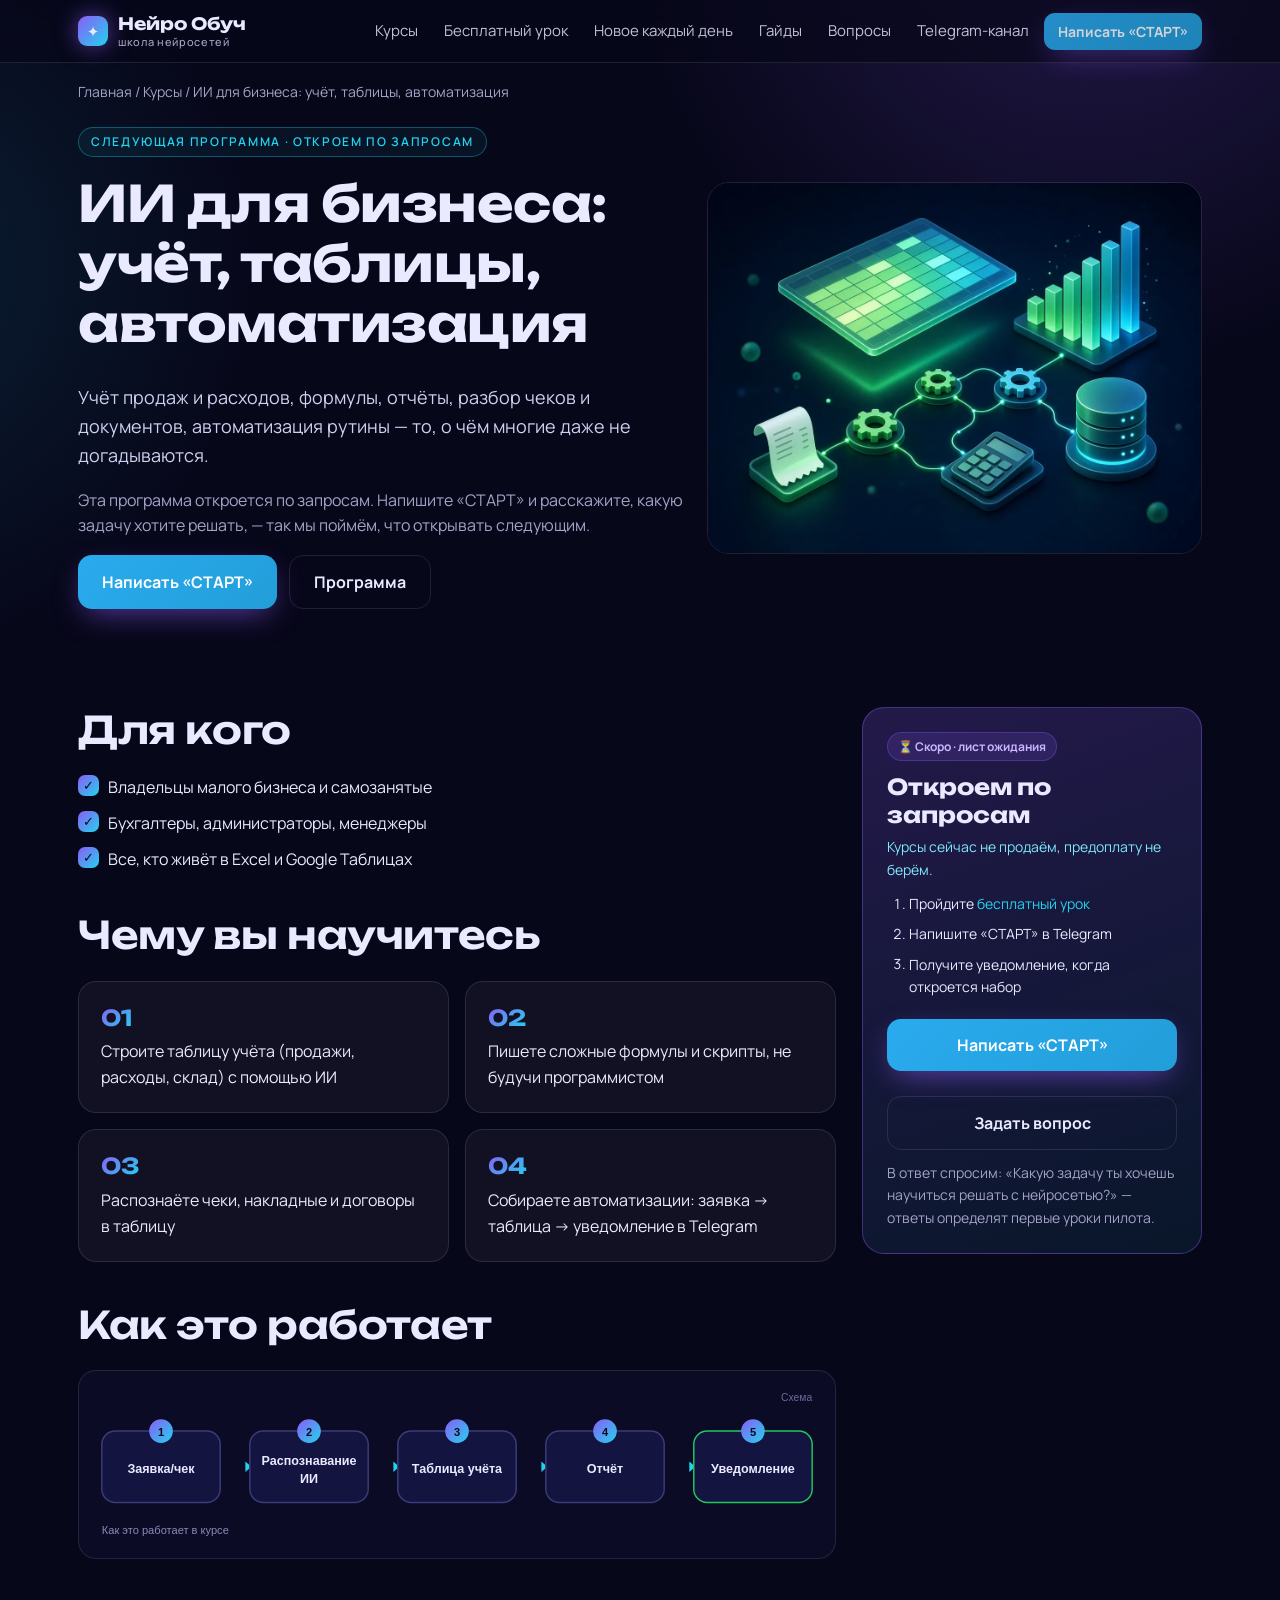
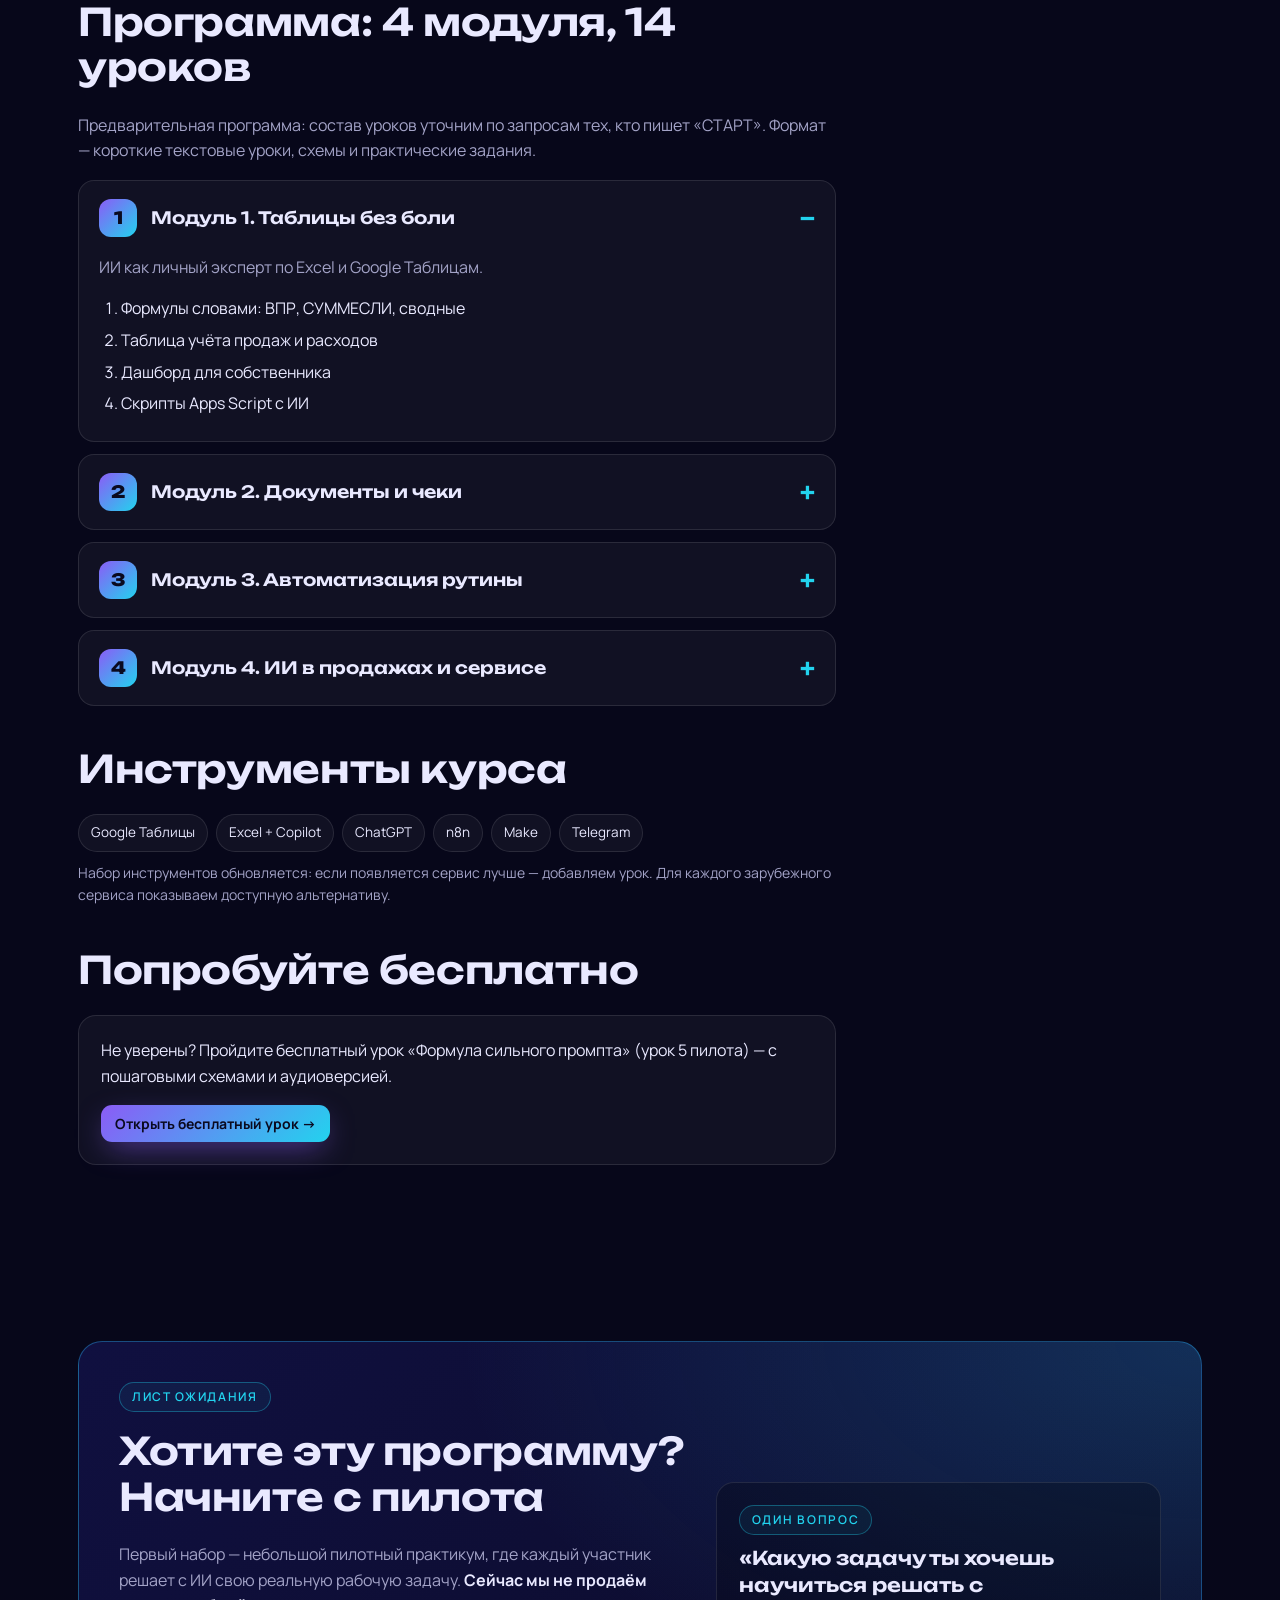
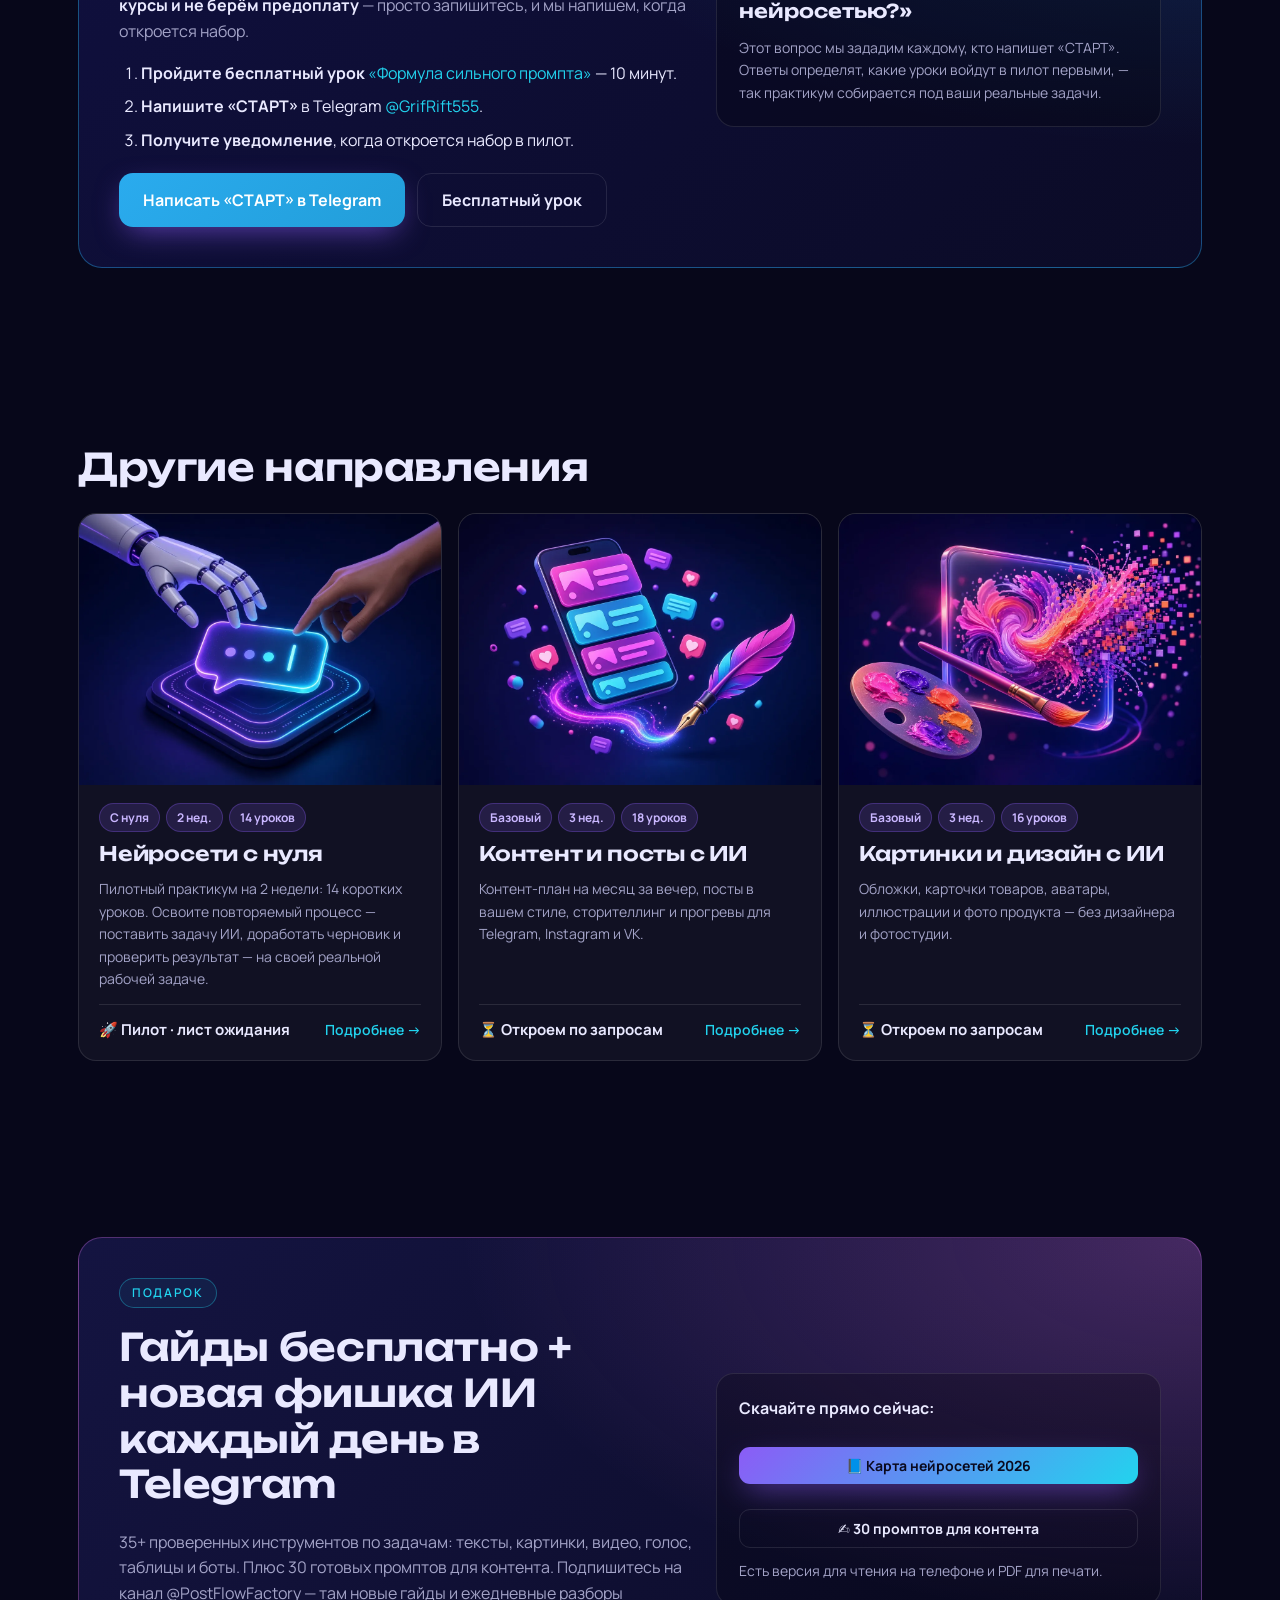
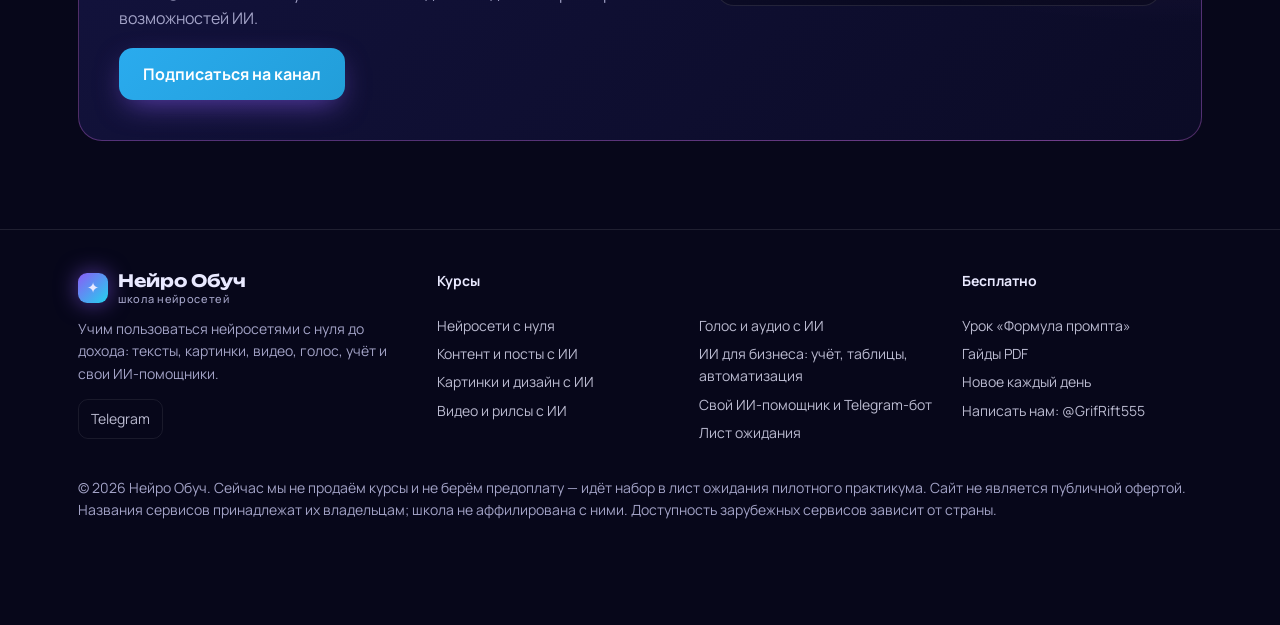
<file: kursy/biznes/index.html>
<!doctype html>
<html lang="ru"><head>
<meta charset="utf-8"><meta name="viewport" content="width=device-width,initial-scale=1,viewport-fit=cover">
<title>ИИ для бизнеса: учёт, таблицы, автоматизация — программа Нейро Обуч</title><meta name="description" content="Учёт продаж и расходов, формулы, отчёты, разбор чеков и документов, автоматизация рутины — то, о чём многие даже не догадываются.">
<link rel="canonical" href="https://avtomaster24bot-lab.github.io/neuro-obuch/kursy/biznes/">
<meta property="og:type" content="website"><meta property="og:locale" content="ru_RU"><meta property="og:site_name" content="Нейро Обуч">
<meta property="og:title" content="ИИ для бизнеса: учёт, таблицы, автоматизация — программа Нейро Обуч"><meta property="og:description" content="Учёт продаж и расходов, формулы, отчёты, разбор чеков и документов, автоматизация рутины — то, о чём многие даже не догадываются."><meta property="og:url" content="https://avtomaster24bot-lab.github.io/neuro-obuch/kursy/biznes/">
<meta property="og:image" content="https://avtomaster24bot-lab.github.io/neuro-obuch/assets/img/hero.jpg"><meta name="twitter:card" content="summary_large_image">
<meta name="theme-color" content="#07071a">
<link rel="icon" href="../../assets/img/favicon.svg" type="image/svg+xml">
<link rel="preconnect" href="https://fonts.googleapis.com"><link rel="preconnect" href="https://fonts.gstatic.com" crossorigin>
<link href="https://fonts.googleapis.com/css2?family=Manrope:wght@400;500;600;700;800&family=Unbounded:wght@500;600;700&display=swap&subset=cyrillic" rel="stylesheet">
<link rel="stylesheet" href="../../assets/css/style.css?v=7">
</head><body>
<header class="top"><div class="wrap">
<a class="logo" href="../../"><span class="logo-mark" aria-hidden="true">✦</span><span>Нейро Обуч<small>школа нейросетей</small></span></a>
<button class="burger" aria-label="Меню" aria-expanded="false">☰</button>
<nav class="nav"><a href="../../kursy/">Курсы</a><a href="../../urok/formula-prompta/">Бесплатный урок</a><a href="../../novoe/">Новое каждый день</a><a href="../../gaydy/">Гайды</a><a href="../../#faq">Вопросы</a><a data-link="channel" href="https://t.me/PostFlowFactory" target="_blank" rel="noopener">Telegram-канал</a><a class="btn sm tg" data-link="waitlist" href="https://t.me/GrifRift555?text=%D0%A1%D0%A2%D0%90%D0%A0%D0%A2" target="_blank" rel="noopener">Написать «СТАРТ»</a></nav></div></header>
<main><div class="wrap"><p class="crumbs"><a href="../../">Главная</a> / <a href="../../kursy/">Курсы</a> / ИИ для бизнеса: учёт, таблицы, автоматизация</p>
<div class="chero"><div><span class="eyebrow">Следующая программа · откроем по запросам</span><h1 style="font-size:clamp(27px,6.4vw,50px)">ИИ для бизнеса: учёт, таблицы, автоматизация</h1><p class="lead" style="font-size:18px;color:#cfd0ef">Учёт продаж и расходов, формулы, отчёты, разбор чеков и документов, автоматизация рутины — то, о чём многие даже не догадываются.</p>
<p class="muted">Эта программа откроется по запросам. Напишите «СТАРТ» и расскажите, какую задачу хотите решать, — так мы поймём, что открывать следующим.</p>
<div class="btns"><a class="btn tg" data-link="waitlist" href="https://t.me/GrifRift555?text=%D0%A1%D0%A2%D0%90%D0%A0%D0%A2" target="_blank" rel="noopener">Написать «СТАРТ»</a><a class="btn ghost" href="#programma">Программа</a></div></div>
<img src="../../assets/img/c-biznes.webp" alt="Иллюстрация к курсу «ИИ для бизнеса: учёт, таблицы, автоматизация»" width="1152" height="864"></div></div>
<section><div class="wrap layout"><div>

<h2>Для кого</h2><ul class="check"><li>Владельцы малого бизнеса и самозанятые</li><li>Бухгалтеры, администраторы, менеджеры</li><li>Все, кто живёт в Excel и Google Таблицах</li></ul>
<h2 style="margin-top:40px">Чему вы научитесь</h2><div class="grid g2"><div class="card"><b class="grad" style="font:700 22px var(--hf)">01</b><p style="margin:6px 0 0">Строите таблицу учёта (продажи, расходы, склад) с помощью ИИ</p></div><div class="card"><b class="grad" style="font:700 22px var(--hf)">02</b><p style="margin:6px 0 0">Пишете сложные формулы и скрипты, не будучи программистом</p></div><div class="card"><b class="grad" style="font:700 22px var(--hf)">03</b><p style="margin:6px 0 0">Распознаёте чеки, накладные и договоры в таблицу</p></div><div class="card"><b class="grad" style="font:700 22px var(--hf)">04</b><p style="margin:6px 0 0">Собираете автоматизации: заявка → таблица → уведомление в Telegram</p></div></div>
<h2 style="margin-top:40px">Как это работает</h2><img class="pipe" src="../../assets/img/kursy/biznes.svg" alt="Схема: Заявка/чек → Распознавание ИИ → Таблица учёта → Отчёт → Уведомление" loading="lazy">
<h2 id="programma" style="margin-top:40px">Программа: 4 модуля, 14 уроков</h2><p class="muted">Предварительная программа: состав уроков уточним по запросам тех, кто пишет «СТАРТ». Формат — короткие текстовые уроки, схемы и практические задания.</p><details class="mod" open><summary><span class="n">1</span>Модуль 1. Таблицы без боли</summary><div class="in"><p class="muted">ИИ как личный эксперт по Excel и Google Таблицам.</p><ol><li value="1">Формулы словами: ВПР, СУММЕСЛИ, сводные</li><li value="2">Таблица учёта продаж и расходов</li><li value="3">Дашборд для собственника</li><li value="4">Скрипты Apps Script с ИИ</li></ol></div></details><details class="mod" ><summary><span class="n">2</span>Модуль 2. Документы и чеки</summary><div class="in"><p class="muted">Фото чека или PDF → строки в таблице, договоры → краткая выжимка рисков.</p><ol><li value="5">Распознавание чеков и накладных</li><li value="6">Разбор договоров (с проверкой юристом)</li><li value="7">Шаблоны документов и КП</li></ol></div></details><details class="mod" ><summary><span class="n">3</span>Модуль 3. Автоматизация рутины</summary><div class="in"><p class="muted">Связываем сервисы, чтобы рутина делалась сама.</p><ol><li value="8">Что такое n8n и Make простыми словами</li><li value="9">Заявка с сайта → таблица → Telegram</li><li value="10">Ежедневный отчёт автоматически</li><li value="11">Ошибки и надёжность автоматизаций</li></ol></div></details><details class="mod" ><summary><span class="n">4</span>Модуль 4. ИИ в продажах и сервисе</summary><div class="in"><p class="muted">Ответы клиентам, скрипты продаж, анализ отзывов.</p><ol><li value="12">Скрипты и ответы на возражения</li><li value="13">Анализ отзывов и звонков</li><li value="14">Внедрение ИИ в команду: регламент</li></ol></div></details>
<h2 style="margin-top:40px">Инструменты курса</h2><div class="tools"><span class="chip">Google Таблицы</span><span class="chip">Excel + Copilot</span><span class="chip">ChatGPT</span><span class="chip">n8n</span><span class="chip">Make</span><span class="chip">Telegram</span></div><p class="small muted" style="margin-top:10px">Набор инструментов обновляется: если появляется сервис лучше — добавляем урок. Для каждого зарубежного сервиса показываем доступную альтернативу.</p>
<h2 style="margin-top:40px">Попробуйте бесплатно</h2><div class="card"><p>Не уверены? Пройдите бесплатный урок «Формула сильного промпта» (урок 5 пилота) — с пошаговыми схемами и аудиоверсией.</p><a class="btn sm" href="../../urok/formula-prompta/">Открыть бесплатный урок →</a></div>
</div>
<aside class="buy"><span class="tag">⏳ Скоро · лист ожидания</span><div style="font:700 22px/1.25 var(--hf);margin:12px 0 8px">Откроем по запросам</div>
<p class="small" style="color:#7ee8fa;margin:0 0 12px">Курсы сейчас не продаём, предоплату не берём.</p>
<ol class="funnel small"><li>Пройдите <a href="../../urok/formula-prompta/">бесплатный урок</a></li><li>Напишите «СТАРТ» в Telegram</li><li>Получите уведомление, когда откроется набор</li></ol>
<a class="btn tg block" data-link="waitlist" href="https://t.me/GrifRift555?text=%D0%A1%D0%A2%D0%90%D0%A0%D0%A2" target="_blank" rel="noopener">Написать «СТАРТ»</a><br><a class="btn ghost block" data-link="contact" href="https://t.me/GrifRift555" target="_blank" rel="noopener">Задать вопрос</a>
<p class="small muted" style="margin:12px 0 0">В ответ спросим: «Какую задачу ты хочешь научиться решать с нейросетью?» — ответы определят первые уроки пилота.</p></aside></div></section>
<section id="zhdem"><div class="wrap"><div class="lm reveal" style="background:radial-gradient(120% 140% at 100% 0%,rgba(42,171,238,.22),transparent 55%),linear-gradient(135deg,#101040,#0b0b26);border-color:rgba(42,171,238,.4)">
<div><span class="eyebrow">Лист ожидания</span><h2>Хотите эту программу? Начните с пилота</h2>
<p class="muted">Первый набор — небольшой пилотный практикум, где каждый участник решает с ИИ свою реальную рабочую задачу. <b style="color:var(--txt)">Сейчас мы не продаём курсы и не берём предоплату</b> — просто запишитесь, и мы напишем, когда откроется набор.</p>
<ol class="funnel"><li><b>Пройдите бесплатный урок</b> <a href="../../urok/formula-prompta/">«Формула сильного промпта»</a> — 10 минут.</li><li><b>Напишите «СТАРТ»</b> в Telegram <a data-link="waitlist" href="https://t.me/GrifRift555?text=%D0%A1%D0%A2%D0%90%D0%A0%D0%A2" target="_blank" rel="noopener">@GrifRift555</a>.</li><li><b>Получите уведомление</b>, когда откроется набор в пилот.</li></ol>
<div class="btns"><a class="btn tg" data-link="waitlist" href="https://t.me/GrifRift555?text=%D0%A1%D0%A2%D0%90%D0%A0%D0%A2" target="_blank" rel="noopener">Написать «СТАРТ» в Telegram</a><a class="btn ghost" href="../../urok/formula-prompta/">Бесплатный урок</a></div></div>
<div class="card" style="background:rgba(0,0,0,.25)"><span class="eyebrow" style="margin-bottom:10px">Один вопрос</span><p style="font:600 19px/1.4 var(--hf);margin:0 0 12px">«Какую задачу ты хочешь научиться решать с нейросетью?»</p>
<p class="small muted" style="margin:0">Этот вопрос мы зададим каждому, кто напишет «СТАРТ». Ответы определят, какие уроки войдут в пилот первыми, — так практикум собирается под ваши реальные задачи.</p></div>
</div></div></section>
<section><div class="wrap"><h2>Другие направления</h2><div class="grid g3"><a class="card ccard glow reveal" href="../../kursy/s-nulya/"><img src="../../assets/img/c-nul.webp" alt="Иллюстрация к курсу «Нейросети с нуля»" loading="lazy" width="1152" height="864">
<div class="body"><div class="meta"><span class="tag">С нуля</span><span class="tag">2 нед.</span><span class="tag">14 уроков</span></div>
<h3>Нейросети с нуля</h3><p class="muted small">Пилотный практикум на 2 недели: 14 коротких уроков. Освоите повторяемый процесс — поставить задачу ИИ, доработать черновик и проверить результат — на своей реальной рабочей задаче.</p>
<div class="price"><span style="color:var(--txt);font:700 15px var(--bf)">🚀 Пилот · лист ожидания</span><span>Подробнее →</span></div></div></a><a class="card ccard glow reveal" href="../../kursy/kontent/"><img src="../../assets/img/c-kontent.webp" alt="Иллюстрация к курсу «Контент и посты с ИИ»" loading="lazy" width="1152" height="864">
<div class="body"><div class="meta"><span class="tag">Базовый</span><span class="tag">3 нед.</span><span class="tag">18 уроков</span></div>
<h3>Контент и посты с ИИ</h3><p class="muted small">Контент-план на месяц за вечер, посты в вашем стиле, сторителлинг и прогревы для Telegram, Instagram и VK.</p>
<div class="price"><span style="color:var(--txt);font:700 15px var(--bf)">⏳ Откроем по запросам</span><span>Подробнее →</span></div></div></a><a class="card ccard glow reveal" href="../../kursy/kartinki/"><img src="../../assets/img/c-kartinki.webp" alt="Иллюстрация к курсу «Картинки и дизайн с ИИ»" loading="lazy" width="1152" height="864">
<div class="body"><div class="meta"><span class="tag">Базовый</span><span class="tag">3 нед.</span><span class="tag">16 уроков</span></div>
<h3>Картинки и дизайн с ИИ</h3><p class="muted small">Обложки, карточки товаров, аватары, иллюстрации и фото продукта — без дизайнера и фотостудии.</p>
<div class="price"><span style="color:var(--txt);font:700 15px var(--bf)">⏳ Откроем по запросам</span><span>Подробнее →</span></div></div></a></div></div></section>
<section id="gift"><div class="wrap"><div class="lm reveal">
<div><span class="eyebrow">Подарок</span><h2>Гайды бесплатно + новая фишка ИИ каждый день в Telegram</h2>
<p class="muted">35+ проверенных инструментов по задачам: тексты, картинки, видео, голос, таблицы и боты. Плюс 30 готовых промптов для контента. Подпишитесь на канал @PostFlowFactory — там новые гайды и ежедневные разборы возможностей ИИ.</p>
<div class="btns"><a class="btn tg" data-link="channel" href="https://t.me/PostFlowFactory" target="_blank" rel="noopener">Подписаться на канал</a></div></div>
<div class="card" style="background:rgba(0,0,0,.25)"><b>Скачайте прямо сейчас:</b><br><br>
<a class="btn sm block" href="../../gaydy/karta-neyrosetey/">📘 Карта нейросетей 2026</a><br>
<a class="btn sm ghost block" href="../../gaydy/30-promptov/">✍️ 30 промптов для контента</a>
<p class="small muted" style="margin:12px 0 0">Есть версия для чтения на телефоне и PDF для печати.</p></div>
</div></div></section></main>
<footer><div class="wrap cols">
<div><a class="logo" href="../../" style="opacity:1"><span class="logo-mark">✦</span><span>Нейро Обуч<small>школа нейросетей</small></span></a>
<p style="margin-top:12px">Учим пользоваться нейросетями с нуля до дохода: тексты, картинки, видео, голос, учёт и свои ИИ-помощники.</p>
<div class="soc"><a data-link="channel" href="https://t.me/PostFlowFactory" target="_blank" rel="noopener">Telegram</a><a data-link="youtube" data-social href="#">YouTube</a><a data-link="instagram" data-social href="#">Instagram</a><a data-link="tiktok" data-social href="#">TikTok</a><a data-link="vk" data-social href="#">VK</a></div></div>
<div><b style="color:var(--txt)">Курсы</b><br><br><a href="../../kursy/s-nulya/">Нейросети с нуля</a><a href="../../kursy/kontent/">Контент и посты с ИИ</a><a href="../../kursy/kartinki/">Картинки и дизайн с ИИ</a><a href="../../kursy/video/">Видео и рилсы с ИИ</a></div>
<div><b style="color:var(--txt)">&nbsp;</b><br><br><a href="../../kursy/golos/">Голос и аудио с ИИ</a><a href="../../kursy/biznes/">ИИ для бизнеса: учёт, таблицы, автоматизация</a><a href="../../kursy/ii-pomoshchnik/">Свой ИИ-помощник и Telegram-бот</a><a href="../../kursy/#zhdem">Лист ожидания</a></div>
<div><b style="color:var(--txt)">Бесплатно</b><br><br><a href="../../urok/formula-prompta/">Урок «Формула промпта»</a><a href="../../gaydy/">Гайды PDF</a><a href="../../novoe/">Новое каждый день</a><a data-link="contact" href="https://t.me/GrifRift555" target="_blank" rel="noopener">Написать нам: @GrifRift555</a></div>
</div><div class="wrap"><p class="small" style="margin-top:26px">© 2026 Нейро Обуч. Сейчас мы не продаём курсы и не берём предоплату — идёт набор в лист ожидания пилотного практикума. Сайт не является публичной офертой. Названия сервисов принадлежат их владельцам; школа не аффилирована с ними. Доступность зарубежных сервисов зависит от страны.</p></div></footer>
<div class="mbar"><a class="btn ghost" href="../../urok/formula-prompta/">Бесплатный урок</a><a class="btn tg" data-link="waitlist" href="https://t.me/GrifRift555?text=%D0%A1%D0%A2%D0%90%D0%A0%D0%A2" target="_blank" rel="noopener">Написать «СТАРТ»</a></div>
<script src="../../config.js?v=7"></script><script src="../../assets/js/app.js?v=7"></script>
</body></html>
</file>
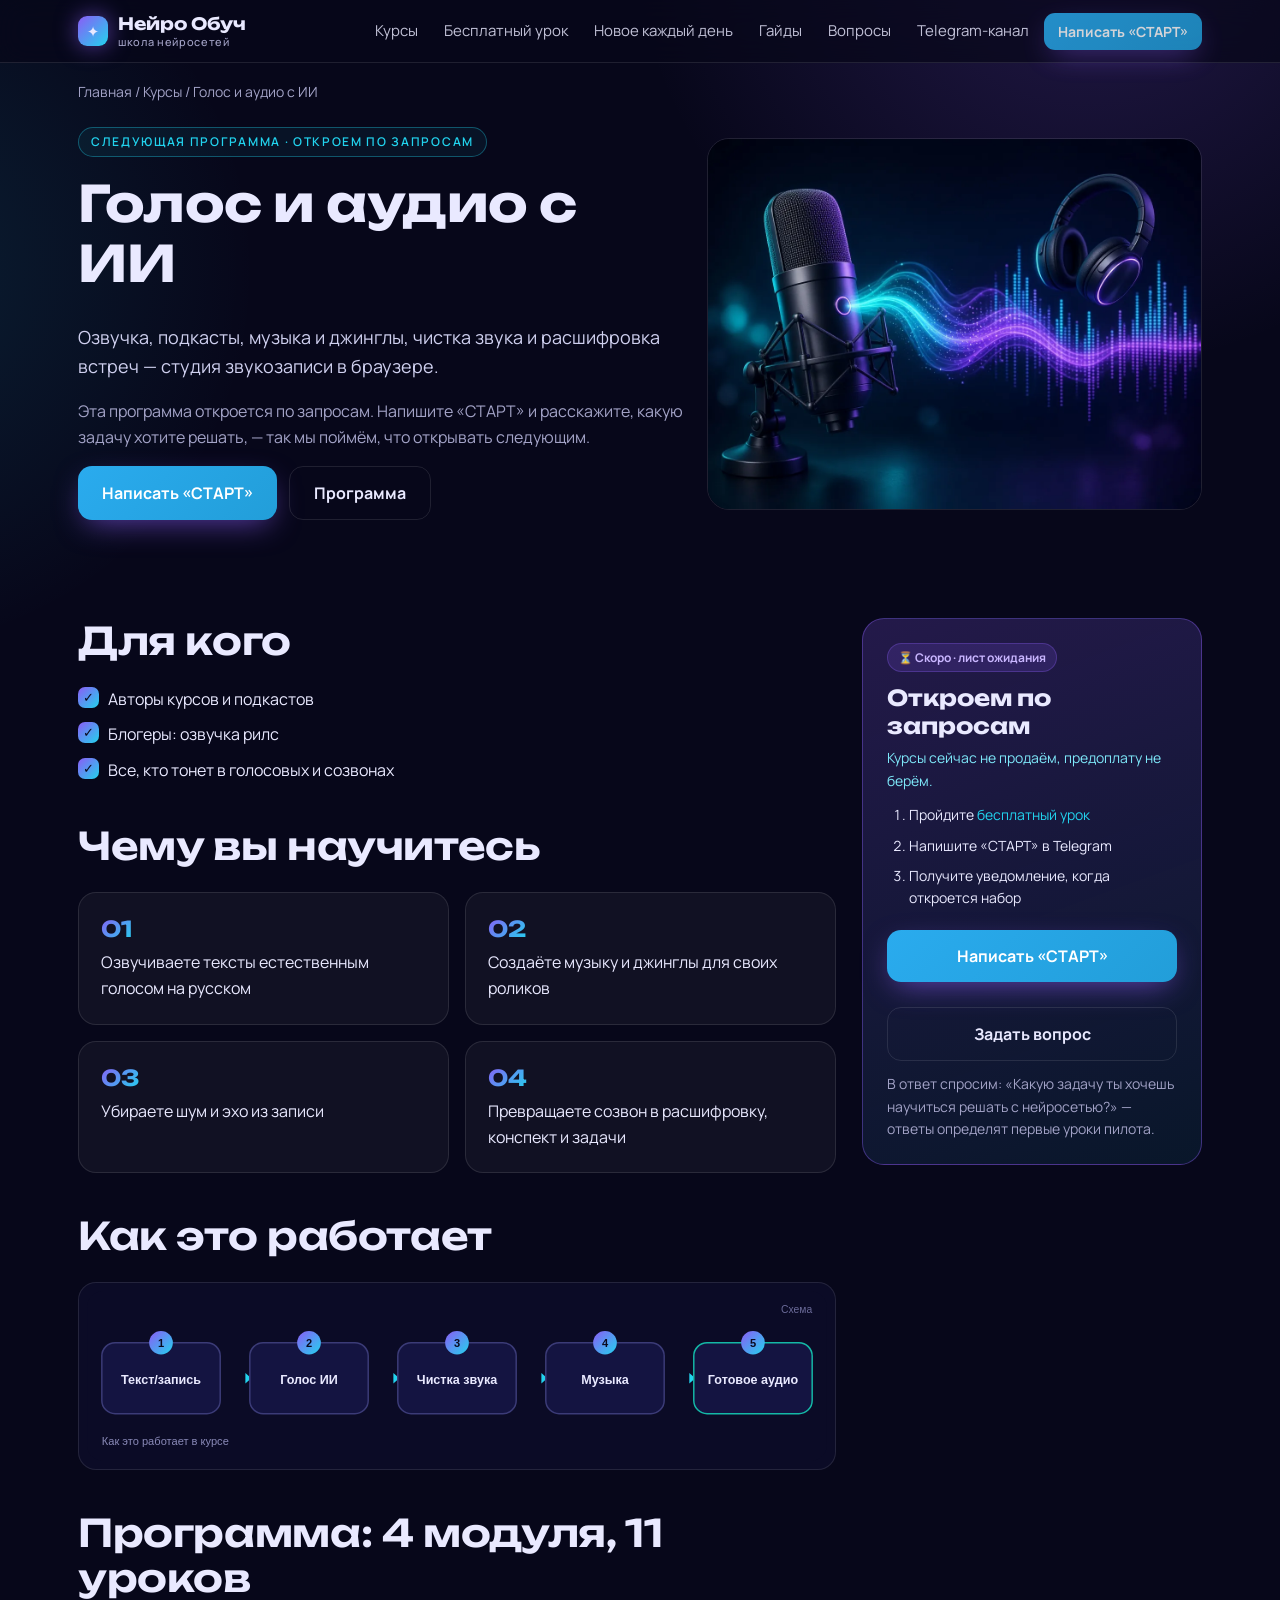
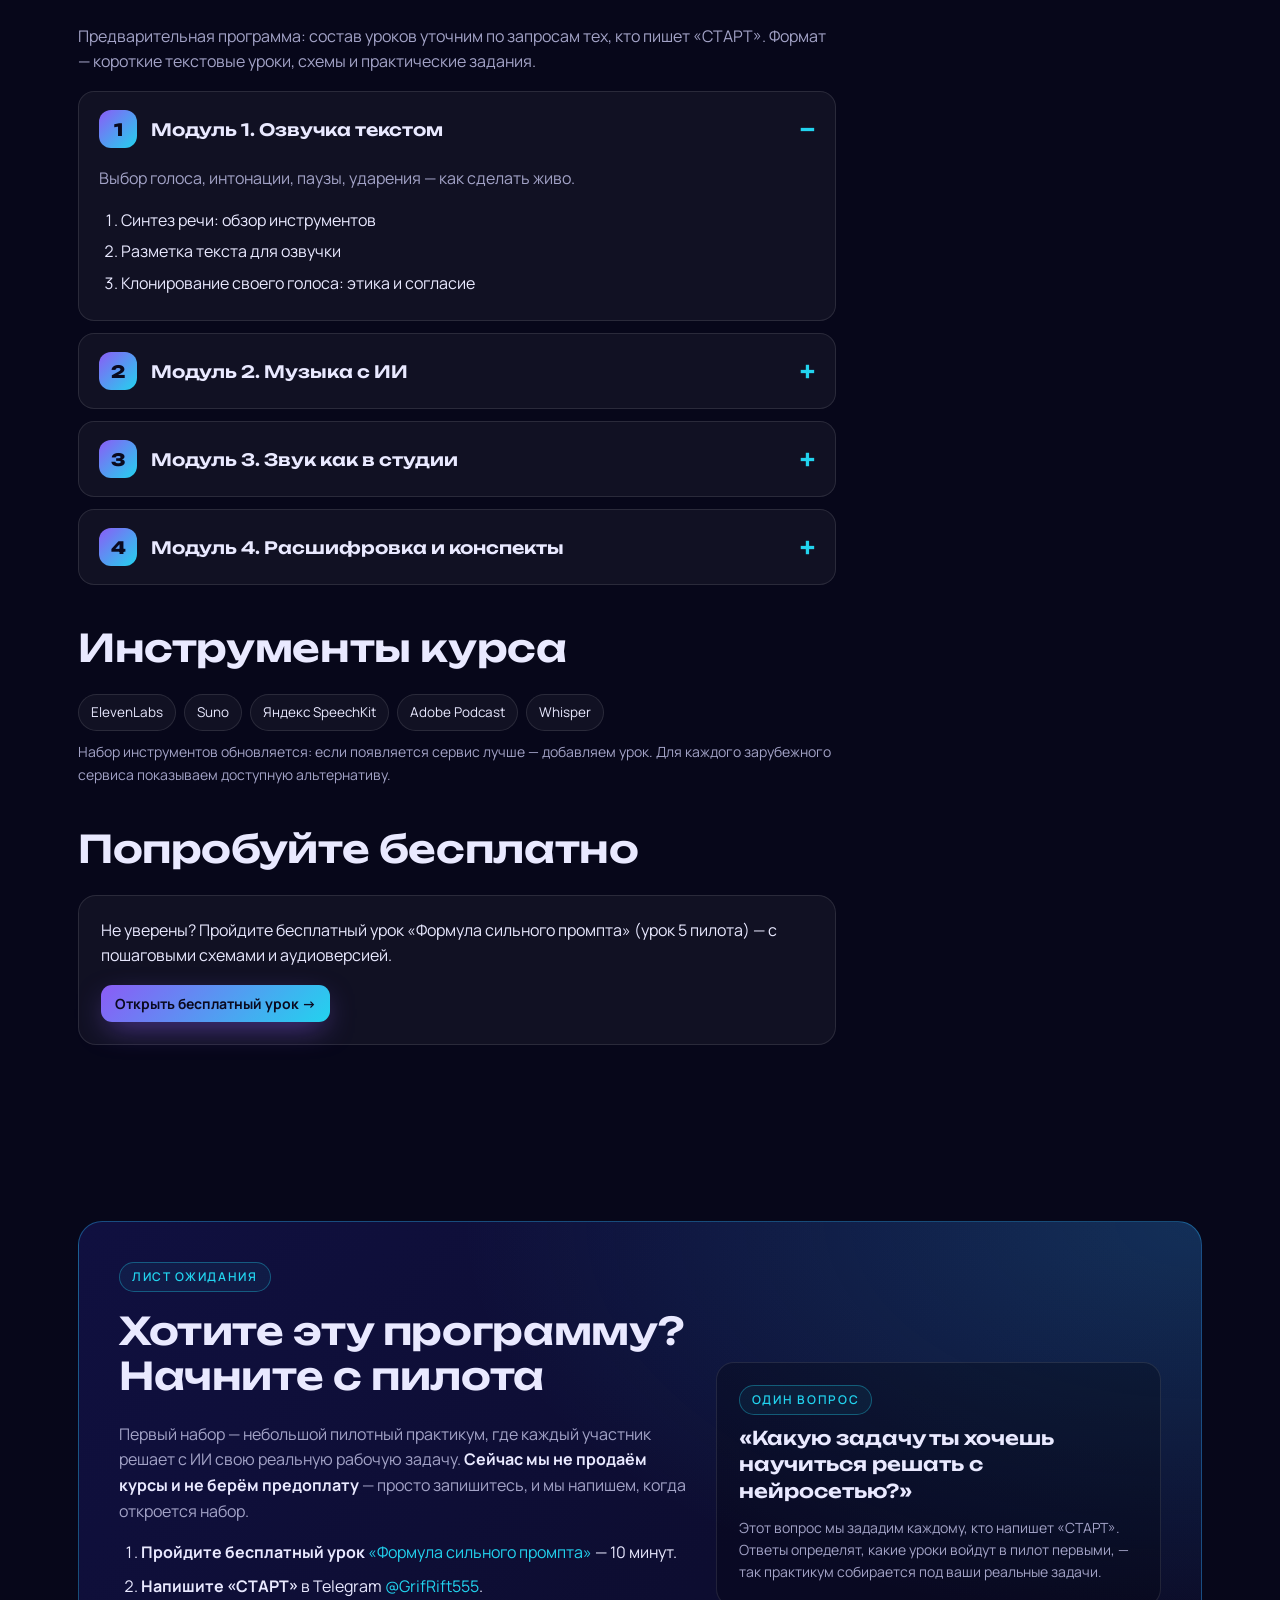
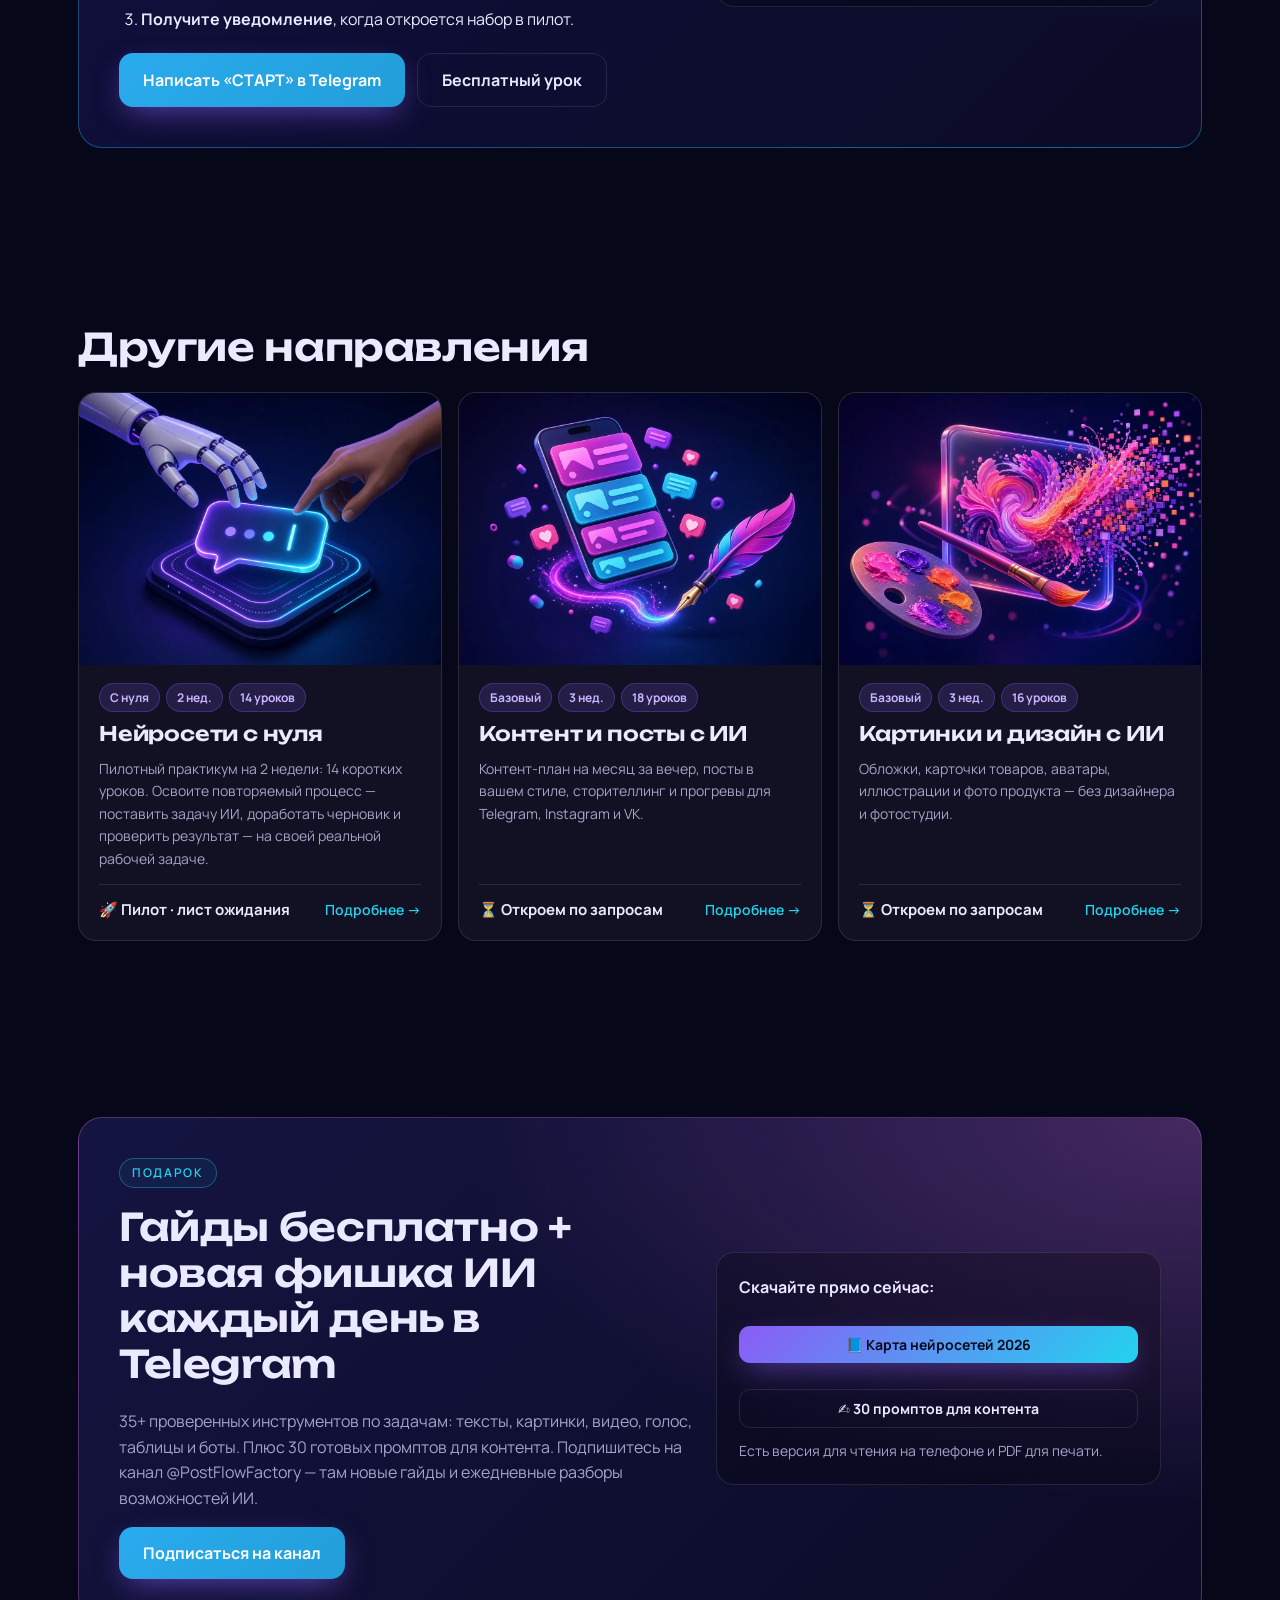
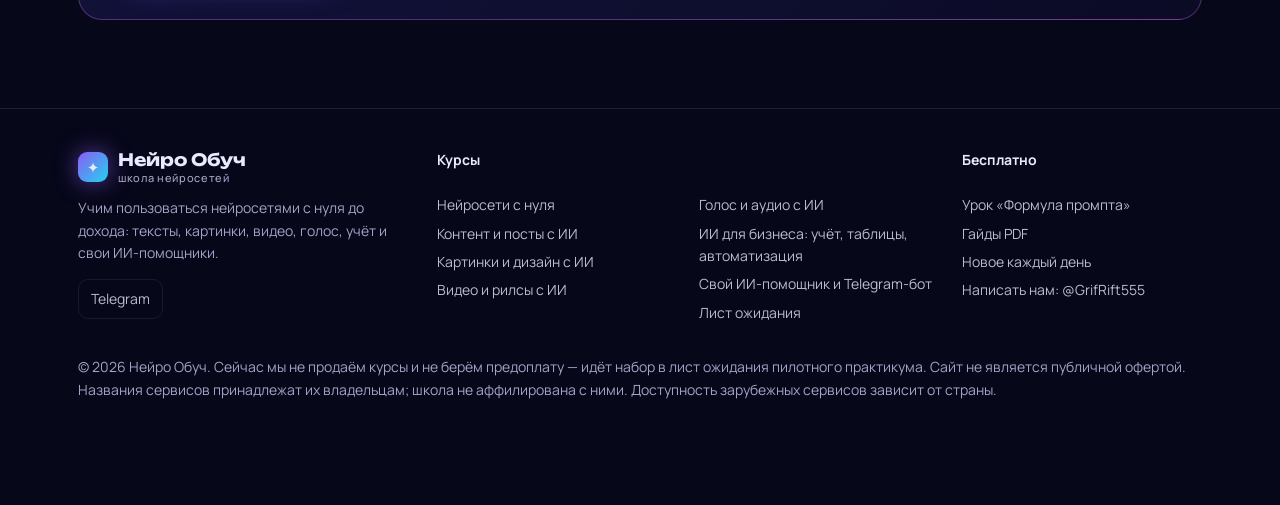
<file: kursy/golos/index.html>
<!doctype html>
<html lang="ru"><head>
<meta charset="utf-8"><meta name="viewport" content="width=device-width,initial-scale=1,viewport-fit=cover">
<title>Голос и аудио с ИИ — программа Нейро Обуч</title><meta name="description" content="Озвучка, подкасты, музыка и джинглы, чистка звука и расшифровка встреч — студия звукозаписи в браузере.">
<link rel="canonical" href="https://avtomaster24bot-lab.github.io/neuro-obuch/kursy/golos/">
<meta property="og:type" content="website"><meta property="og:locale" content="ru_RU"><meta property="og:site_name" content="Нейро Обуч">
<meta property="og:title" content="Голос и аудио с ИИ — программа Нейро Обуч"><meta property="og:description" content="Озвучка, подкасты, музыка и джинглы, чистка звука и расшифровка встреч — студия звукозаписи в браузере."><meta property="og:url" content="https://avtomaster24bot-lab.github.io/neuro-obuch/kursy/golos/">
<meta property="og:image" content="https://avtomaster24bot-lab.github.io/neuro-obuch/assets/img/hero.jpg"><meta name="twitter:card" content="summary_large_image">
<meta name="theme-color" content="#07071a">
<link rel="icon" href="../../assets/img/favicon.svg" type="image/svg+xml">
<link rel="preconnect" href="https://fonts.googleapis.com"><link rel="preconnect" href="https://fonts.gstatic.com" crossorigin>
<link href="https://fonts.googleapis.com/css2?family=Manrope:wght@400;500;600;700;800&family=Unbounded:wght@500;600;700&display=swap&subset=cyrillic" rel="stylesheet">
<link rel="stylesheet" href="../../assets/css/style.css?v=7">
</head><body>
<header class="top"><div class="wrap">
<a class="logo" href="../../"><span class="logo-mark" aria-hidden="true">✦</span><span>Нейро Обуч<small>школа нейросетей</small></span></a>
<button class="burger" aria-label="Меню" aria-expanded="false">☰</button>
<nav class="nav"><a href="../../kursy/">Курсы</a><a href="../../urok/formula-prompta/">Бесплатный урок</a><a href="../../novoe/">Новое каждый день</a><a href="../../gaydy/">Гайды</a><a href="../../#faq">Вопросы</a><a data-link="channel" href="https://t.me/PostFlowFactory" target="_blank" rel="noopener">Telegram-канал</a><a class="btn sm tg" data-link="waitlist" href="https://t.me/GrifRift555?text=%D0%A1%D0%A2%D0%90%D0%A0%D0%A2" target="_blank" rel="noopener">Написать «СТАРТ»</a></nav></div></header>
<main><div class="wrap"><p class="crumbs"><a href="../../">Главная</a> / <a href="../../kursy/">Курсы</a> / Голос и аудио с ИИ</p>
<div class="chero"><div><span class="eyebrow">Следующая программа · откроем по запросам</span><h1 style="font-size:clamp(27px,6.4vw,50px)">Голос и аудио с ИИ</h1><p class="lead" style="font-size:18px;color:#cfd0ef">Озвучка, подкасты, музыка и джинглы, чистка звука и расшифровка встреч — студия звукозаписи в браузере.</p>
<p class="muted">Эта программа откроется по запросам. Напишите «СТАРТ» и расскажите, какую задачу хотите решать, — так мы поймём, что открывать следующим.</p>
<div class="btns"><a class="btn tg" data-link="waitlist" href="https://t.me/GrifRift555?text=%D0%A1%D0%A2%D0%90%D0%A0%D0%A2" target="_blank" rel="noopener">Написать «СТАРТ»</a><a class="btn ghost" href="#programma">Программа</a></div></div>
<img src="../../assets/img/c-golos.webp" alt="Иллюстрация к курсу «Голос и аудио с ИИ»" width="1152" height="864"></div></div>
<section><div class="wrap layout"><div>

<h2>Для кого</h2><ul class="check"><li>Авторы курсов и подкастов</li><li>Блогеры: озвучка рилс</li><li>Все, кто тонет в голосовых и созвонах</li></ul>
<h2 style="margin-top:40px">Чему вы научитесь</h2><div class="grid g2"><div class="card"><b class="grad" style="font:700 22px var(--hf)">01</b><p style="margin:6px 0 0">Озвучиваете тексты естественным голосом на русском</p></div><div class="card"><b class="grad" style="font:700 22px var(--hf)">02</b><p style="margin:6px 0 0">Создаёте музыку и джинглы для своих роликов</p></div><div class="card"><b class="grad" style="font:700 22px var(--hf)">03</b><p style="margin:6px 0 0">Убираете шум и эхо из записи</p></div><div class="card"><b class="grad" style="font:700 22px var(--hf)">04</b><p style="margin:6px 0 0">Превращаете созвон в расшифровку, конспект и задачи</p></div></div>
<h2 style="margin-top:40px">Как это работает</h2><img class="pipe" src="../../assets/img/kursy/golos.svg" alt="Схема: Текст/запись → Голос ИИ → Чистка звука → Музыка → Готовое аудио" loading="lazy">
<h2 id="programma" style="margin-top:40px">Программа: 4 модуля, 11 уроков</h2><p class="muted">Предварительная программа: состав уроков уточним по запросам тех, кто пишет «СТАРТ». Формат — короткие текстовые уроки, схемы и практические задания.</p><details class="mod" open><summary><span class="n">1</span>Модуль 1. Озвучка текстом</summary><div class="in"><p class="muted">Выбор голоса, интонации, паузы, ударения — как сделать живо.</p><ol><li value="1">Синтез речи: обзор инструментов</li><li value="2">Разметка текста для озвучки</li><li value="3">Клонирование своего голоса: этика и согласие</li></ol></div></details><details class="mod" ><summary><span class="n">2</span>Модуль 2. Музыка с ИИ</summary><div class="in"><p class="muted">Песни, фоновая музыка и джинглы под бренд.</p><ol><li value="4">Промпт для музыки</li><li value="5">Джингл и фон для рилс</li><li value="6">Права на сгенерированную музыку</li></ol></div></details><details class="mod" ><summary><span class="n">3</span>Модуль 3. Звук как в студии</summary><div class="in"><p class="muted">Чистка шума, выравнивание громкости и подкаст без студии.</p><ol><li value="7">Удаление шума и эха</li><li value="8">Подкаст за вечер</li></ol></div></details><details class="mod" ><summary><span class="n">4</span>Модуль 4. Расшифровка и конспекты</summary><div class="in"><p class="muted">Голосовые, созвоны и лекции → текст, протокол и список задач.</p><ol><li value="9">Расшифровка аудио</li><li value="10">Протокол встречи и задачи</li><li value="11">Аудио-версия ваших постов</li></ol></div></details>
<h2 style="margin-top:40px">Инструменты курса</h2><div class="tools"><span class="chip">ElevenLabs</span><span class="chip">Suno</span><span class="chip">Яндекс SpeechKit</span><span class="chip">Adobe Podcast</span><span class="chip">Whisper</span></div><p class="small muted" style="margin-top:10px">Набор инструментов обновляется: если появляется сервис лучше — добавляем урок. Для каждого зарубежного сервиса показываем доступную альтернативу.</p>
<h2 style="margin-top:40px">Попробуйте бесплатно</h2><div class="card"><p>Не уверены? Пройдите бесплатный урок «Формула сильного промпта» (урок 5 пилота) — с пошаговыми схемами и аудиоверсией.</p><a class="btn sm" href="../../urok/formula-prompta/">Открыть бесплатный урок →</a></div>
</div>
<aside class="buy"><span class="tag">⏳ Скоро · лист ожидания</span><div style="font:700 22px/1.25 var(--hf);margin:12px 0 8px">Откроем по запросам</div>
<p class="small" style="color:#7ee8fa;margin:0 0 12px">Курсы сейчас не продаём, предоплату не берём.</p>
<ol class="funnel small"><li>Пройдите <a href="../../urok/formula-prompta/">бесплатный урок</a></li><li>Напишите «СТАРТ» в Telegram</li><li>Получите уведомление, когда откроется набор</li></ol>
<a class="btn tg block" data-link="waitlist" href="https://t.me/GrifRift555?text=%D0%A1%D0%A2%D0%90%D0%A0%D0%A2" target="_blank" rel="noopener">Написать «СТАРТ»</a><br><a class="btn ghost block" data-link="contact" href="https://t.me/GrifRift555" target="_blank" rel="noopener">Задать вопрос</a>
<p class="small muted" style="margin:12px 0 0">В ответ спросим: «Какую задачу ты хочешь научиться решать с нейросетью?» — ответы определят первые уроки пилота.</p></aside></div></section>
<section id="zhdem"><div class="wrap"><div class="lm reveal" style="background:radial-gradient(120% 140% at 100% 0%,rgba(42,171,238,.22),transparent 55%),linear-gradient(135deg,#101040,#0b0b26);border-color:rgba(42,171,238,.4)">
<div><span class="eyebrow">Лист ожидания</span><h2>Хотите эту программу? Начните с пилота</h2>
<p class="muted">Первый набор — небольшой пилотный практикум, где каждый участник решает с ИИ свою реальную рабочую задачу. <b style="color:var(--txt)">Сейчас мы не продаём курсы и не берём предоплату</b> — просто запишитесь, и мы напишем, когда откроется набор.</p>
<ol class="funnel"><li><b>Пройдите бесплатный урок</b> <a href="../../urok/formula-prompta/">«Формула сильного промпта»</a> — 10 минут.</li><li><b>Напишите «СТАРТ»</b> в Telegram <a data-link="waitlist" href="https://t.me/GrifRift555?text=%D0%A1%D0%A2%D0%90%D0%A0%D0%A2" target="_blank" rel="noopener">@GrifRift555</a>.</li><li><b>Получите уведомление</b>, когда откроется набор в пилот.</li></ol>
<div class="btns"><a class="btn tg" data-link="waitlist" href="https://t.me/GrifRift555?text=%D0%A1%D0%A2%D0%90%D0%A0%D0%A2" target="_blank" rel="noopener">Написать «СТАРТ» в Telegram</a><a class="btn ghost" href="../../urok/formula-prompta/">Бесплатный урок</a></div></div>
<div class="card" style="background:rgba(0,0,0,.25)"><span class="eyebrow" style="margin-bottom:10px">Один вопрос</span><p style="font:600 19px/1.4 var(--hf);margin:0 0 12px">«Какую задачу ты хочешь научиться решать с нейросетью?»</p>
<p class="small muted" style="margin:0">Этот вопрос мы зададим каждому, кто напишет «СТАРТ». Ответы определят, какие уроки войдут в пилот первыми, — так практикум собирается под ваши реальные задачи.</p></div>
</div></div></section>
<section><div class="wrap"><h2>Другие направления</h2><div class="grid g3"><a class="card ccard glow reveal" href="../../kursy/s-nulya/"><img src="../../assets/img/c-nul.webp" alt="Иллюстрация к курсу «Нейросети с нуля»" loading="lazy" width="1152" height="864">
<div class="body"><div class="meta"><span class="tag">С нуля</span><span class="tag">2 нед.</span><span class="tag">14 уроков</span></div>
<h3>Нейросети с нуля</h3><p class="muted small">Пилотный практикум на 2 недели: 14 коротких уроков. Освоите повторяемый процесс — поставить задачу ИИ, доработать черновик и проверить результат — на своей реальной рабочей задаче.</p>
<div class="price"><span style="color:var(--txt);font:700 15px var(--bf)">🚀 Пилот · лист ожидания</span><span>Подробнее →</span></div></div></a><a class="card ccard glow reveal" href="../../kursy/kontent/"><img src="../../assets/img/c-kontent.webp" alt="Иллюстрация к курсу «Контент и посты с ИИ»" loading="lazy" width="1152" height="864">
<div class="body"><div class="meta"><span class="tag">Базовый</span><span class="tag">3 нед.</span><span class="tag">18 уроков</span></div>
<h3>Контент и посты с ИИ</h3><p class="muted small">Контент-план на месяц за вечер, посты в вашем стиле, сторителлинг и прогревы для Telegram, Instagram и VK.</p>
<div class="price"><span style="color:var(--txt);font:700 15px var(--bf)">⏳ Откроем по запросам</span><span>Подробнее →</span></div></div></a><a class="card ccard glow reveal" href="../../kursy/kartinki/"><img src="../../assets/img/c-kartinki.webp" alt="Иллюстрация к курсу «Картинки и дизайн с ИИ»" loading="lazy" width="1152" height="864">
<div class="body"><div class="meta"><span class="tag">Базовый</span><span class="tag">3 нед.</span><span class="tag">16 уроков</span></div>
<h3>Картинки и дизайн с ИИ</h3><p class="muted small">Обложки, карточки товаров, аватары, иллюстрации и фото продукта — без дизайнера и фотостудии.</p>
<div class="price"><span style="color:var(--txt);font:700 15px var(--bf)">⏳ Откроем по запросам</span><span>Подробнее →</span></div></div></a></div></div></section>
<section id="gift"><div class="wrap"><div class="lm reveal">
<div><span class="eyebrow">Подарок</span><h2>Гайды бесплатно + новая фишка ИИ каждый день в Telegram</h2>
<p class="muted">35+ проверенных инструментов по задачам: тексты, картинки, видео, голос, таблицы и боты. Плюс 30 готовых промптов для контента. Подпишитесь на канал @PostFlowFactory — там новые гайды и ежедневные разборы возможностей ИИ.</p>
<div class="btns"><a class="btn tg" data-link="channel" href="https://t.me/PostFlowFactory" target="_blank" rel="noopener">Подписаться на канал</a></div></div>
<div class="card" style="background:rgba(0,0,0,.25)"><b>Скачайте прямо сейчас:</b><br><br>
<a class="btn sm block" href="../../gaydy/karta-neyrosetey/">📘 Карта нейросетей 2026</a><br>
<a class="btn sm ghost block" href="../../gaydy/30-promptov/">✍️ 30 промптов для контента</a>
<p class="small muted" style="margin:12px 0 0">Есть версия для чтения на телефоне и PDF для печати.</p></div>
</div></div></section></main>
<footer><div class="wrap cols">
<div><a class="logo" href="../../" style="opacity:1"><span class="logo-mark">✦</span><span>Нейро Обуч<small>школа нейросетей</small></span></a>
<p style="margin-top:12px">Учим пользоваться нейросетями с нуля до дохода: тексты, картинки, видео, голос, учёт и свои ИИ-помощники.</p>
<div class="soc"><a data-link="channel" href="https://t.me/PostFlowFactory" target="_blank" rel="noopener">Telegram</a><a data-link="youtube" data-social href="#">YouTube</a><a data-link="instagram" data-social href="#">Instagram</a><a data-link="tiktok" data-social href="#">TikTok</a><a data-link="vk" data-social href="#">VK</a></div></div>
<div><b style="color:var(--txt)">Курсы</b><br><br><a href="../../kursy/s-nulya/">Нейросети с нуля</a><a href="../../kursy/kontent/">Контент и посты с ИИ</a><a href="../../kursy/kartinki/">Картинки и дизайн с ИИ</a><a href="../../kursy/video/">Видео и рилсы с ИИ</a></div>
<div><b style="color:var(--txt)">&nbsp;</b><br><br><a href="../../kursy/golos/">Голос и аудио с ИИ</a><a href="../../kursy/biznes/">ИИ для бизнеса: учёт, таблицы, автоматизация</a><a href="../../kursy/ii-pomoshchnik/">Свой ИИ-помощник и Telegram-бот</a><a href="../../kursy/#zhdem">Лист ожидания</a></div>
<div><b style="color:var(--txt)">Бесплатно</b><br><br><a href="../../urok/formula-prompta/">Урок «Формула промпта»</a><a href="../../gaydy/">Гайды PDF</a><a href="../../novoe/">Новое каждый день</a><a data-link="contact" href="https://t.me/GrifRift555" target="_blank" rel="noopener">Написать нам: @GrifRift555</a></div>
</div><div class="wrap"><p class="small" style="margin-top:26px">© 2026 Нейро Обуч. Сейчас мы не продаём курсы и не берём предоплату — идёт набор в лист ожидания пилотного практикума. Сайт не является публичной офертой. Названия сервисов принадлежат их владельцам; школа не аффилирована с ними. Доступность зарубежных сервисов зависит от страны.</p></div></footer>
<div class="mbar"><a class="btn ghost" href="../../urok/formula-prompta/">Бесплатный урок</a><a class="btn tg" data-link="waitlist" href="https://t.me/GrifRift555?text=%D0%A1%D0%A2%D0%90%D0%A0%D0%A2" target="_blank" rel="noopener">Написать «СТАРТ»</a></div>
<script src="../../config.js?v=7"></script><script src="../../assets/js/app.js?v=7"></script>
</body></html>
</file>
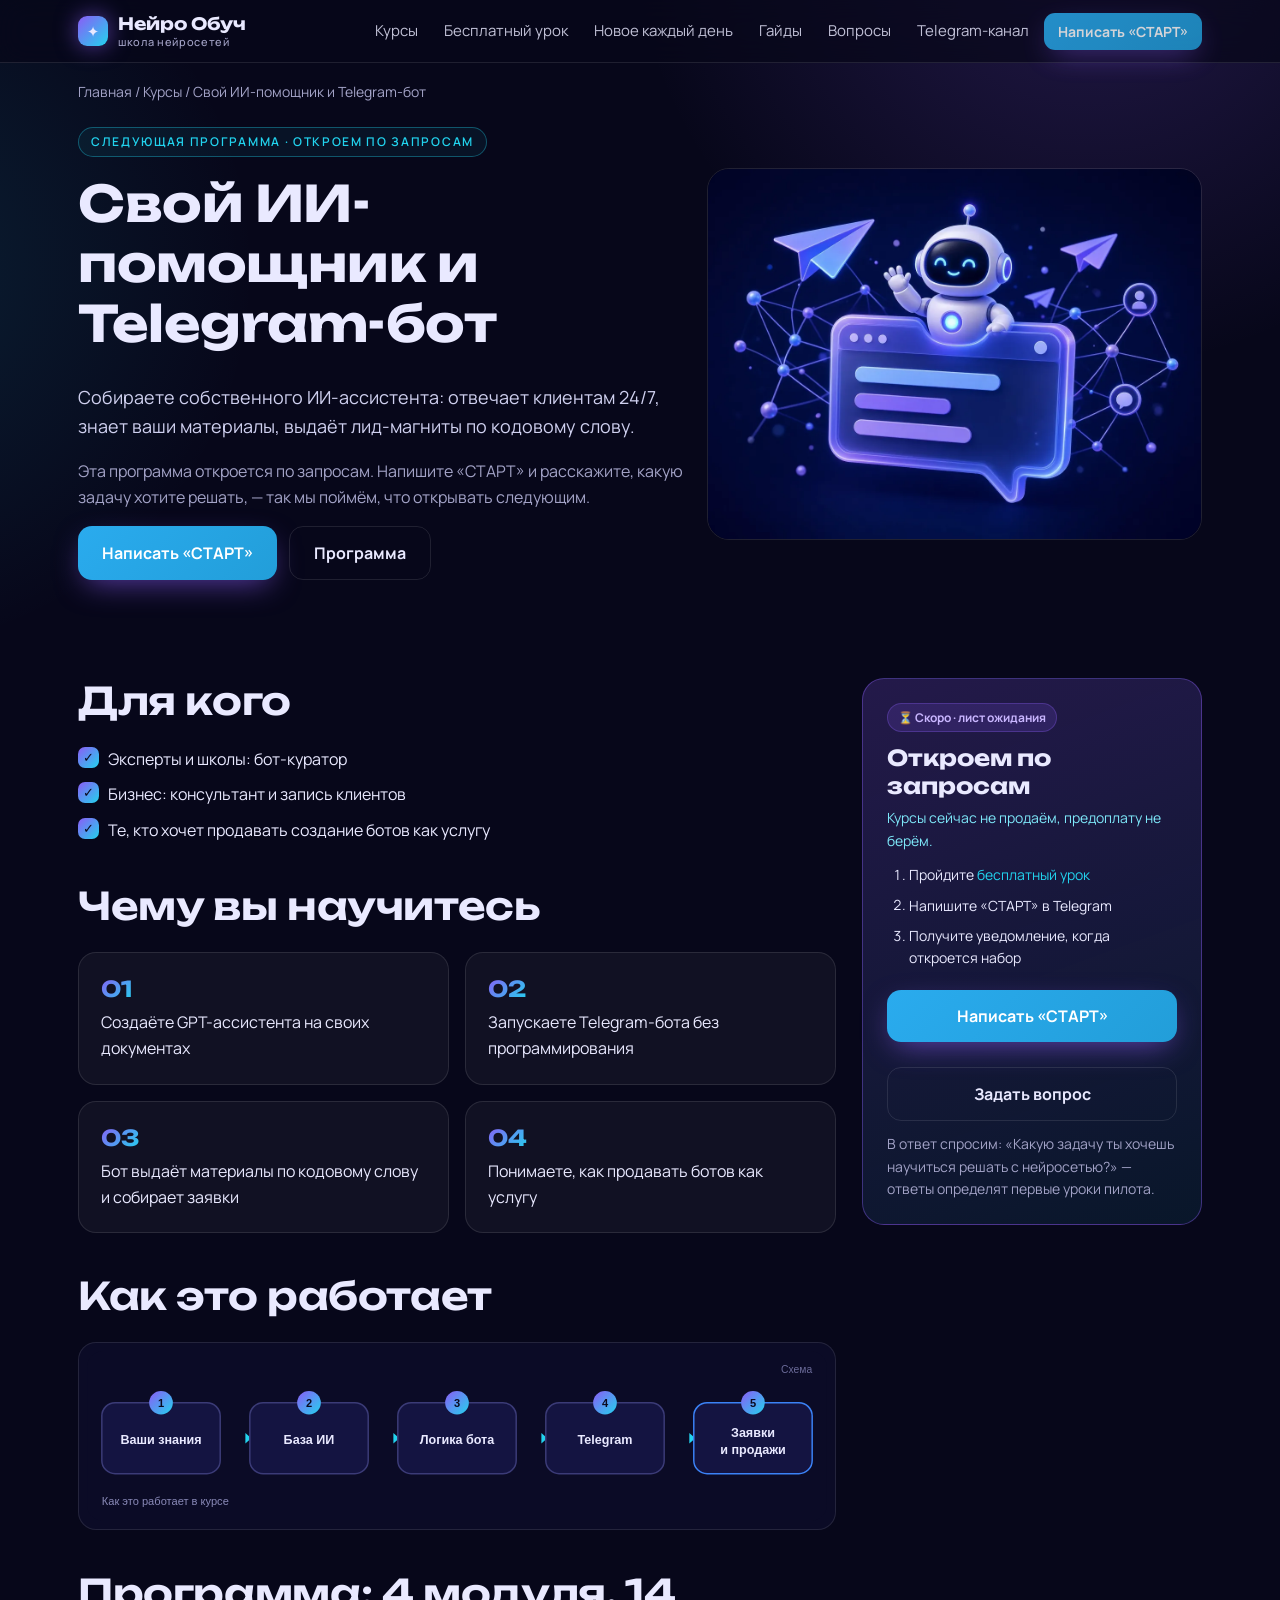
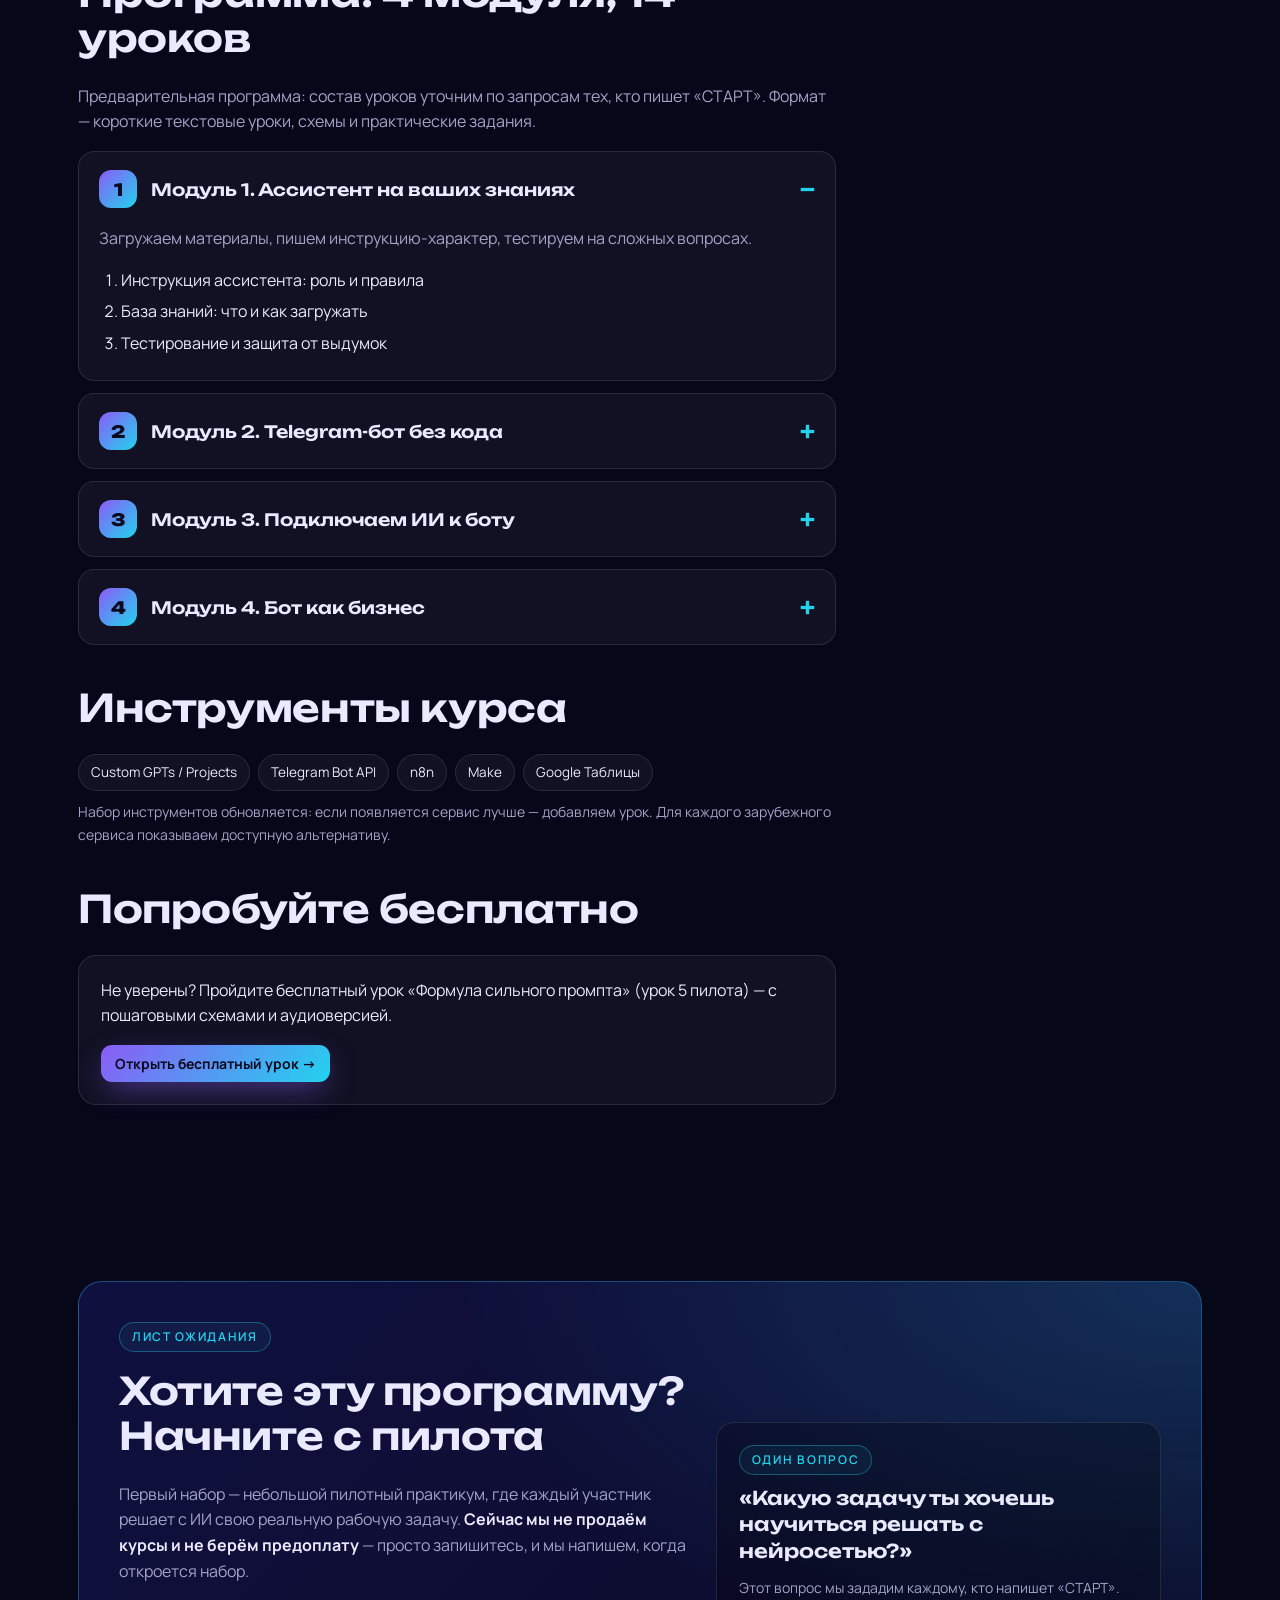
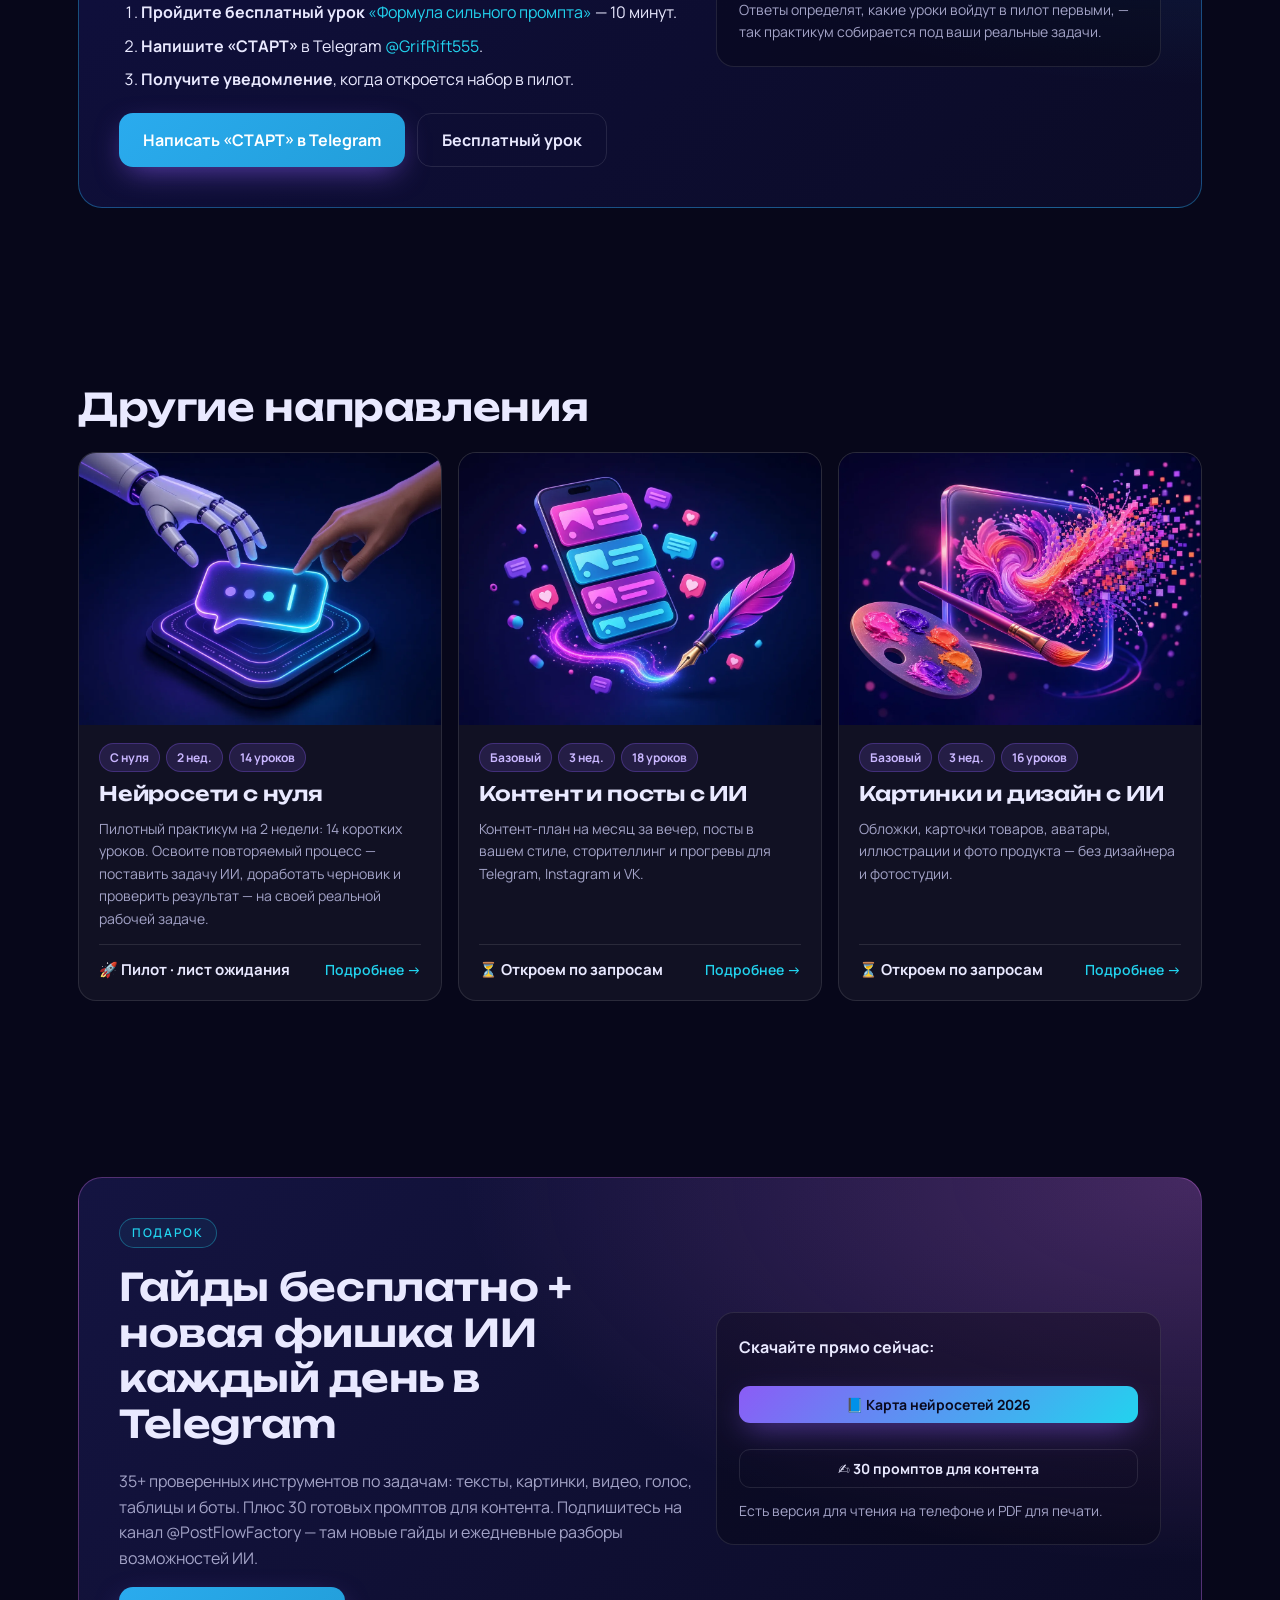
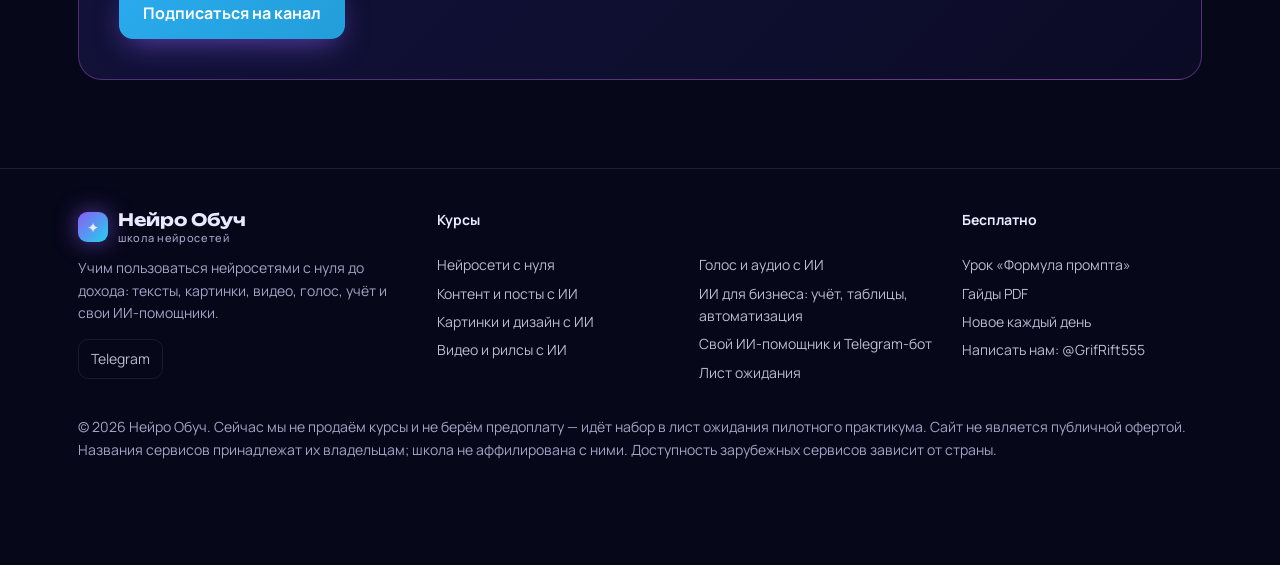
<file: kursy/ii-pomoshchnik/index.html>
<!doctype html>
<html lang="ru"><head>
<meta charset="utf-8"><meta name="viewport" content="width=device-width,initial-scale=1,viewport-fit=cover">
<title>Свой ИИ-помощник и Telegram-бот — программа Нейро Обуч</title><meta name="description" content="Собираете собственного ИИ-ассистента: отвечает клиентам 24/7, знает ваши материалы, выдаёт лид-магниты по кодовому слову.">
<link rel="canonical" href="https://avtomaster24bot-lab.github.io/neuro-obuch/kursy/ii-pomoshchnik/">
<meta property="og:type" content="website"><meta property="og:locale" content="ru_RU"><meta property="og:site_name" content="Нейро Обуч">
<meta property="og:title" content="Свой ИИ-помощник и Telegram-бот — программа Нейро Обуч"><meta property="og:description" content="Собираете собственного ИИ-ассистента: отвечает клиентам 24/7, знает ваши материалы, выдаёт лид-магниты по кодовому слову."><meta property="og:url" content="https://avtomaster24bot-lab.github.io/neuro-obuch/kursy/ii-pomoshchnik/">
<meta property="og:image" content="https://avtomaster24bot-lab.github.io/neuro-obuch/assets/img/hero.jpg"><meta name="twitter:card" content="summary_large_image">
<meta name="theme-color" content="#07071a">
<link rel="icon" href="../../assets/img/favicon.svg" type="image/svg+xml">
<link rel="preconnect" href="https://fonts.googleapis.com"><link rel="preconnect" href="https://fonts.gstatic.com" crossorigin>
<link href="https://fonts.googleapis.com/css2?family=Manrope:wght@400;500;600;700;800&family=Unbounded:wght@500;600;700&display=swap&subset=cyrillic" rel="stylesheet">
<link rel="stylesheet" href="../../assets/css/style.css?v=7">
</head><body>
<header class="top"><div class="wrap">
<a class="logo" href="../../"><span class="logo-mark" aria-hidden="true">✦</span><span>Нейро Обуч<small>школа нейросетей</small></span></a>
<button class="burger" aria-label="Меню" aria-expanded="false">☰</button>
<nav class="nav"><a href="../../kursy/">Курсы</a><a href="../../urok/formula-prompta/">Бесплатный урок</a><a href="../../novoe/">Новое каждый день</a><a href="../../gaydy/">Гайды</a><a href="../../#faq">Вопросы</a><a data-link="channel" href="https://t.me/PostFlowFactory" target="_blank" rel="noopener">Telegram-канал</a><a class="btn sm tg" data-link="waitlist" href="https://t.me/GrifRift555?text=%D0%A1%D0%A2%D0%90%D0%A0%D0%A2" target="_blank" rel="noopener">Написать «СТАРТ»</a></nav></div></header>
<main><div class="wrap"><p class="crumbs"><a href="../../">Главная</a> / <a href="../../kursy/">Курсы</a> / Свой ИИ-помощник и Telegram-бот</p>
<div class="chero"><div><span class="eyebrow">Следующая программа · откроем по запросам</span><h1 style="font-size:clamp(27px,6.4vw,50px)">Свой ИИ-помощник и Telegram-бот</h1><p class="lead" style="font-size:18px;color:#cfd0ef">Собираете собственного ИИ-ассистента: отвечает клиентам 24/7, знает ваши материалы, выдаёт лид-магниты по кодовому слову.</p>
<p class="muted">Эта программа откроется по запросам. Напишите «СТАРТ» и расскажите, какую задачу хотите решать, — так мы поймём, что открывать следующим.</p>
<div class="btns"><a class="btn tg" data-link="waitlist" href="https://t.me/GrifRift555?text=%D0%A1%D0%A2%D0%90%D0%A0%D0%A2" target="_blank" rel="noopener">Написать «СТАРТ»</a><a class="btn ghost" href="#programma">Программа</a></div></div>
<img src="../../assets/img/c-bot.webp" alt="Иллюстрация к курсу «Свой ИИ-помощник и Telegram-бот»" width="1152" height="864"></div></div>
<section><div class="wrap layout"><div>

<h2>Для кого</h2><ul class="check"><li>Эксперты и школы: бот-куратор</li><li>Бизнес: консультант и запись клиентов</li><li>Те, кто хочет продавать создание ботов как услугу</li></ul>
<h2 style="margin-top:40px">Чему вы научитесь</h2><div class="grid g2"><div class="card"><b class="grad" style="font:700 22px var(--hf)">01</b><p style="margin:6px 0 0">Создаёте GPT-ассистента на своих документах</p></div><div class="card"><b class="grad" style="font:700 22px var(--hf)">02</b><p style="margin:6px 0 0">Запускаете Telegram-бота без программирования</p></div><div class="card"><b class="grad" style="font:700 22px var(--hf)">03</b><p style="margin:6px 0 0">Бот выдаёт материалы по кодовому слову и собирает заявки</p></div><div class="card"><b class="grad" style="font:700 22px var(--hf)">04</b><p style="margin:6px 0 0">Понимаете, как продавать ботов как услугу</p></div></div>
<h2 style="margin-top:40px">Как это работает</h2><img class="pipe" src="../../assets/img/kursy/ii-pomoshchnik.svg" alt="Схема: Ваши знания → База ИИ → Логика бота → Telegram → Заявки и продажи" loading="lazy">
<h2 id="programma" style="margin-top:40px">Программа: 4 модуля, 14 уроков</h2><p class="muted">Предварительная программа: состав уроков уточним по запросам тех, кто пишет «СТАРТ». Формат — короткие текстовые уроки, схемы и практические задания.</p><details class="mod" open><summary><span class="n">1</span>Модуль 1. Ассистент на ваших знаниях</summary><div class="in"><p class="muted">Загружаем материалы, пишем инструкцию-характер, тестируем на сложных вопросах.</p><ol><li value="1">Инструкция ассистента: роль и правила</li><li value="2">База знаний: что и как загружать</li><li value="3">Тестирование и защита от выдумок</li></ol></div></details><details class="mod" ><summary><span class="n">2</span>Модуль 2. Telegram-бот без кода</summary><div class="in"><p class="muted">Регистрация через BotFather, меню, кнопки, кодовые слова.</p><ol><li value="4">BotFather и первый бот</li><li value="5">Меню и кнопки</li><li value="6">Кодовое слово → материал</li><li value="7">Сбор заявок в таблицу</li></ol></div></details><details class="mod" ><summary><span class="n">3</span>Модуль 3. Подключаем ИИ к боту</summary><div class="in"><p class="muted">Бот отвечает умно, но в рамках ваших правил.</p><ol><li value="8">Связка бот + ИИ через n8n</li><li value="9">Память диалога</li><li value="10">Передача сложного вопроса человеку</li><li value="11">Расходы и лимиты</li></ol></div></details><details class="mod" ><summary><span class="n">4</span>Модуль 4. Бот как бизнес</summary><div class="in"><p class="muted">Упаковка услуги, расчёт цены и первые клиенты.</p><ol><li value="12">Оффер «бот под ключ»</li><li value="13">Демо, которое продаёт</li><li value="14">Договор и поддержка</li></ol></div></details>
<h2 style="margin-top:40px">Инструменты курса</h2><div class="tools"><span class="chip">Custom GPTs / Projects</span><span class="chip">Telegram Bot API</span><span class="chip">n8n</span><span class="chip">Make</span><span class="chip">Google Таблицы</span></div><p class="small muted" style="margin-top:10px">Набор инструментов обновляется: если появляется сервис лучше — добавляем урок. Для каждого зарубежного сервиса показываем доступную альтернативу.</p>
<h2 style="margin-top:40px">Попробуйте бесплатно</h2><div class="card"><p>Не уверены? Пройдите бесплатный урок «Формула сильного промпта» (урок 5 пилота) — с пошаговыми схемами и аудиоверсией.</p><a class="btn sm" href="../../urok/formula-prompta/">Открыть бесплатный урок →</a></div>
</div>
<aside class="buy"><span class="tag">⏳ Скоро · лист ожидания</span><div style="font:700 22px/1.25 var(--hf);margin:12px 0 8px">Откроем по запросам</div>
<p class="small" style="color:#7ee8fa;margin:0 0 12px">Курсы сейчас не продаём, предоплату не берём.</p>
<ol class="funnel small"><li>Пройдите <a href="../../urok/formula-prompta/">бесплатный урок</a></li><li>Напишите «СТАРТ» в Telegram</li><li>Получите уведомление, когда откроется набор</li></ol>
<a class="btn tg block" data-link="waitlist" href="https://t.me/GrifRift555?text=%D0%A1%D0%A2%D0%90%D0%A0%D0%A2" target="_blank" rel="noopener">Написать «СТАРТ»</a><br><a class="btn ghost block" data-link="contact" href="https://t.me/GrifRift555" target="_blank" rel="noopener">Задать вопрос</a>
<p class="small muted" style="margin:12px 0 0">В ответ спросим: «Какую задачу ты хочешь научиться решать с нейросетью?» — ответы определят первые уроки пилота.</p></aside></div></section>
<section id="zhdem"><div class="wrap"><div class="lm reveal" style="background:radial-gradient(120% 140% at 100% 0%,rgba(42,171,238,.22),transparent 55%),linear-gradient(135deg,#101040,#0b0b26);border-color:rgba(42,171,238,.4)">
<div><span class="eyebrow">Лист ожидания</span><h2>Хотите эту программу? Начните с пилота</h2>
<p class="muted">Первый набор — небольшой пилотный практикум, где каждый участник решает с ИИ свою реальную рабочую задачу. <b style="color:var(--txt)">Сейчас мы не продаём курсы и не берём предоплату</b> — просто запишитесь, и мы напишем, когда откроется набор.</p>
<ol class="funnel"><li><b>Пройдите бесплатный урок</b> <a href="../../urok/formula-prompta/">«Формула сильного промпта»</a> — 10 минут.</li><li><b>Напишите «СТАРТ»</b> в Telegram <a data-link="waitlist" href="https://t.me/GrifRift555?text=%D0%A1%D0%A2%D0%90%D0%A0%D0%A2" target="_blank" rel="noopener">@GrifRift555</a>.</li><li><b>Получите уведомление</b>, когда откроется набор в пилот.</li></ol>
<div class="btns"><a class="btn tg" data-link="waitlist" href="https://t.me/GrifRift555?text=%D0%A1%D0%A2%D0%90%D0%A0%D0%A2" target="_blank" rel="noopener">Написать «СТАРТ» в Telegram</a><a class="btn ghost" href="../../urok/formula-prompta/">Бесплатный урок</a></div></div>
<div class="card" style="background:rgba(0,0,0,.25)"><span class="eyebrow" style="margin-bottom:10px">Один вопрос</span><p style="font:600 19px/1.4 var(--hf);margin:0 0 12px">«Какую задачу ты хочешь научиться решать с нейросетью?»</p>
<p class="small muted" style="margin:0">Этот вопрос мы зададим каждому, кто напишет «СТАРТ». Ответы определят, какие уроки войдут в пилот первыми, — так практикум собирается под ваши реальные задачи.</p></div>
</div></div></section>
<section><div class="wrap"><h2>Другие направления</h2><div class="grid g3"><a class="card ccard glow reveal" href="../../kursy/s-nulya/"><img src="../../assets/img/c-nul.webp" alt="Иллюстрация к курсу «Нейросети с нуля»" loading="lazy" width="1152" height="864">
<div class="body"><div class="meta"><span class="tag">С нуля</span><span class="tag">2 нед.</span><span class="tag">14 уроков</span></div>
<h3>Нейросети с нуля</h3><p class="muted small">Пилотный практикум на 2 недели: 14 коротких уроков. Освоите повторяемый процесс — поставить задачу ИИ, доработать черновик и проверить результат — на своей реальной рабочей задаче.</p>
<div class="price"><span style="color:var(--txt);font:700 15px var(--bf)">🚀 Пилот · лист ожидания</span><span>Подробнее →</span></div></div></a><a class="card ccard glow reveal" href="../../kursy/kontent/"><img src="../../assets/img/c-kontent.webp" alt="Иллюстрация к курсу «Контент и посты с ИИ»" loading="lazy" width="1152" height="864">
<div class="body"><div class="meta"><span class="tag">Базовый</span><span class="tag">3 нед.</span><span class="tag">18 уроков</span></div>
<h3>Контент и посты с ИИ</h3><p class="muted small">Контент-план на месяц за вечер, посты в вашем стиле, сторителлинг и прогревы для Telegram, Instagram и VK.</p>
<div class="price"><span style="color:var(--txt);font:700 15px var(--bf)">⏳ Откроем по запросам</span><span>Подробнее →</span></div></div></a><a class="card ccard glow reveal" href="../../kursy/kartinki/"><img src="../../assets/img/c-kartinki.webp" alt="Иллюстрация к курсу «Картинки и дизайн с ИИ»" loading="lazy" width="1152" height="864">
<div class="body"><div class="meta"><span class="tag">Базовый</span><span class="tag">3 нед.</span><span class="tag">16 уроков</span></div>
<h3>Картинки и дизайн с ИИ</h3><p class="muted small">Обложки, карточки товаров, аватары, иллюстрации и фото продукта — без дизайнера и фотостудии.</p>
<div class="price"><span style="color:var(--txt);font:700 15px var(--bf)">⏳ Откроем по запросам</span><span>Подробнее →</span></div></div></a></div></div></section>
<section id="gift"><div class="wrap"><div class="lm reveal">
<div><span class="eyebrow">Подарок</span><h2>Гайды бесплатно + новая фишка ИИ каждый день в Telegram</h2>
<p class="muted">35+ проверенных инструментов по задачам: тексты, картинки, видео, голос, таблицы и боты. Плюс 30 готовых промптов для контента. Подпишитесь на канал @PostFlowFactory — там новые гайды и ежедневные разборы возможностей ИИ.</p>
<div class="btns"><a class="btn tg" data-link="channel" href="https://t.me/PostFlowFactory" target="_blank" rel="noopener">Подписаться на канал</a></div></div>
<div class="card" style="background:rgba(0,0,0,.25)"><b>Скачайте прямо сейчас:</b><br><br>
<a class="btn sm block" href="../../gaydy/karta-neyrosetey/">📘 Карта нейросетей 2026</a><br>
<a class="btn sm ghost block" href="../../gaydy/30-promptov/">✍️ 30 промптов для контента</a>
<p class="small muted" style="margin:12px 0 0">Есть версия для чтения на телефоне и PDF для печати.</p></div>
</div></div></section></main>
<footer><div class="wrap cols">
<div><a class="logo" href="../../" style="opacity:1"><span class="logo-mark">✦</span><span>Нейро Обуч<small>школа нейросетей</small></span></a>
<p style="margin-top:12px">Учим пользоваться нейросетями с нуля до дохода: тексты, картинки, видео, голос, учёт и свои ИИ-помощники.</p>
<div class="soc"><a data-link="channel" href="https://t.me/PostFlowFactory" target="_blank" rel="noopener">Telegram</a><a data-link="youtube" data-social href="#">YouTube</a><a data-link="instagram" data-social href="#">Instagram</a><a data-link="tiktok" data-social href="#">TikTok</a><a data-link="vk" data-social href="#">VK</a></div></div>
<div><b style="color:var(--txt)">Курсы</b><br><br><a href="../../kursy/s-nulya/">Нейросети с нуля</a><a href="../../kursy/kontent/">Контент и посты с ИИ</a><a href="../../kursy/kartinki/">Картинки и дизайн с ИИ</a><a href="../../kursy/video/">Видео и рилсы с ИИ</a></div>
<div><b style="color:var(--txt)">&nbsp;</b><br><br><a href="../../kursy/golos/">Голос и аудио с ИИ</a><a href="../../kursy/biznes/">ИИ для бизнеса: учёт, таблицы, автоматизация</a><a href="../../kursy/ii-pomoshchnik/">Свой ИИ-помощник и Telegram-бот</a><a href="../../kursy/#zhdem">Лист ожидания</a></div>
<div><b style="color:var(--txt)">Бесплатно</b><br><br><a href="../../urok/formula-prompta/">Урок «Формула промпта»</a><a href="../../gaydy/">Гайды PDF</a><a href="../../novoe/">Новое каждый день</a><a data-link="contact" href="https://t.me/GrifRift555" target="_blank" rel="noopener">Написать нам: @GrifRift555</a></div>
</div><div class="wrap"><p class="small" style="margin-top:26px">© 2026 Нейро Обуч. Сейчас мы не продаём курсы и не берём предоплату — идёт набор в лист ожидания пилотного практикума. Сайт не является публичной офертой. Названия сервисов принадлежат их владельцам; школа не аффилирована с ними. Доступность зарубежных сервисов зависит от страны.</p></div></footer>
<div class="mbar"><a class="btn ghost" href="../../urok/formula-prompta/">Бесплатный урок</a><a class="btn tg" data-link="waitlist" href="https://t.me/GrifRift555?text=%D0%A1%D0%A2%D0%90%D0%A0%D0%A2" target="_blank" rel="noopener">Написать «СТАРТ»</a></div>
<script src="../../config.js?v=7"></script><script src="../../assets/js/app.js?v=7"></script>
</body></html>
</file>
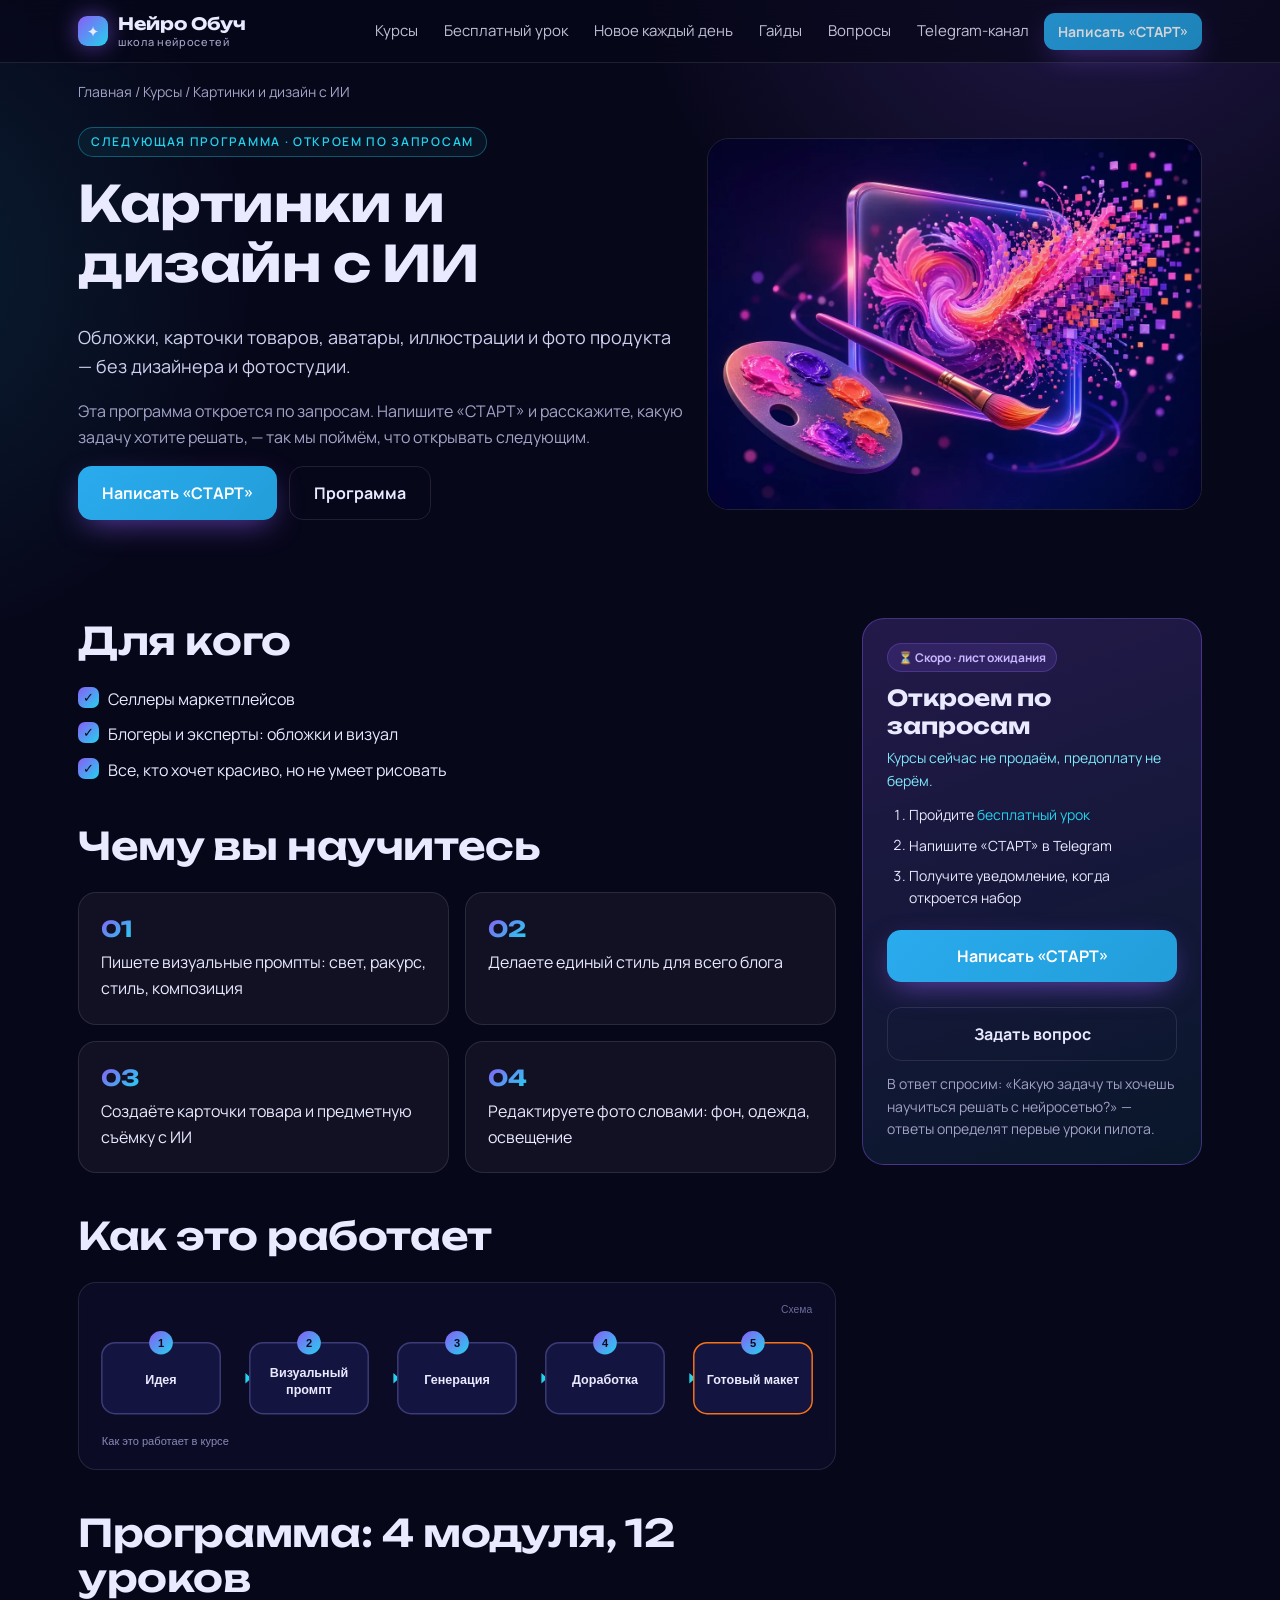
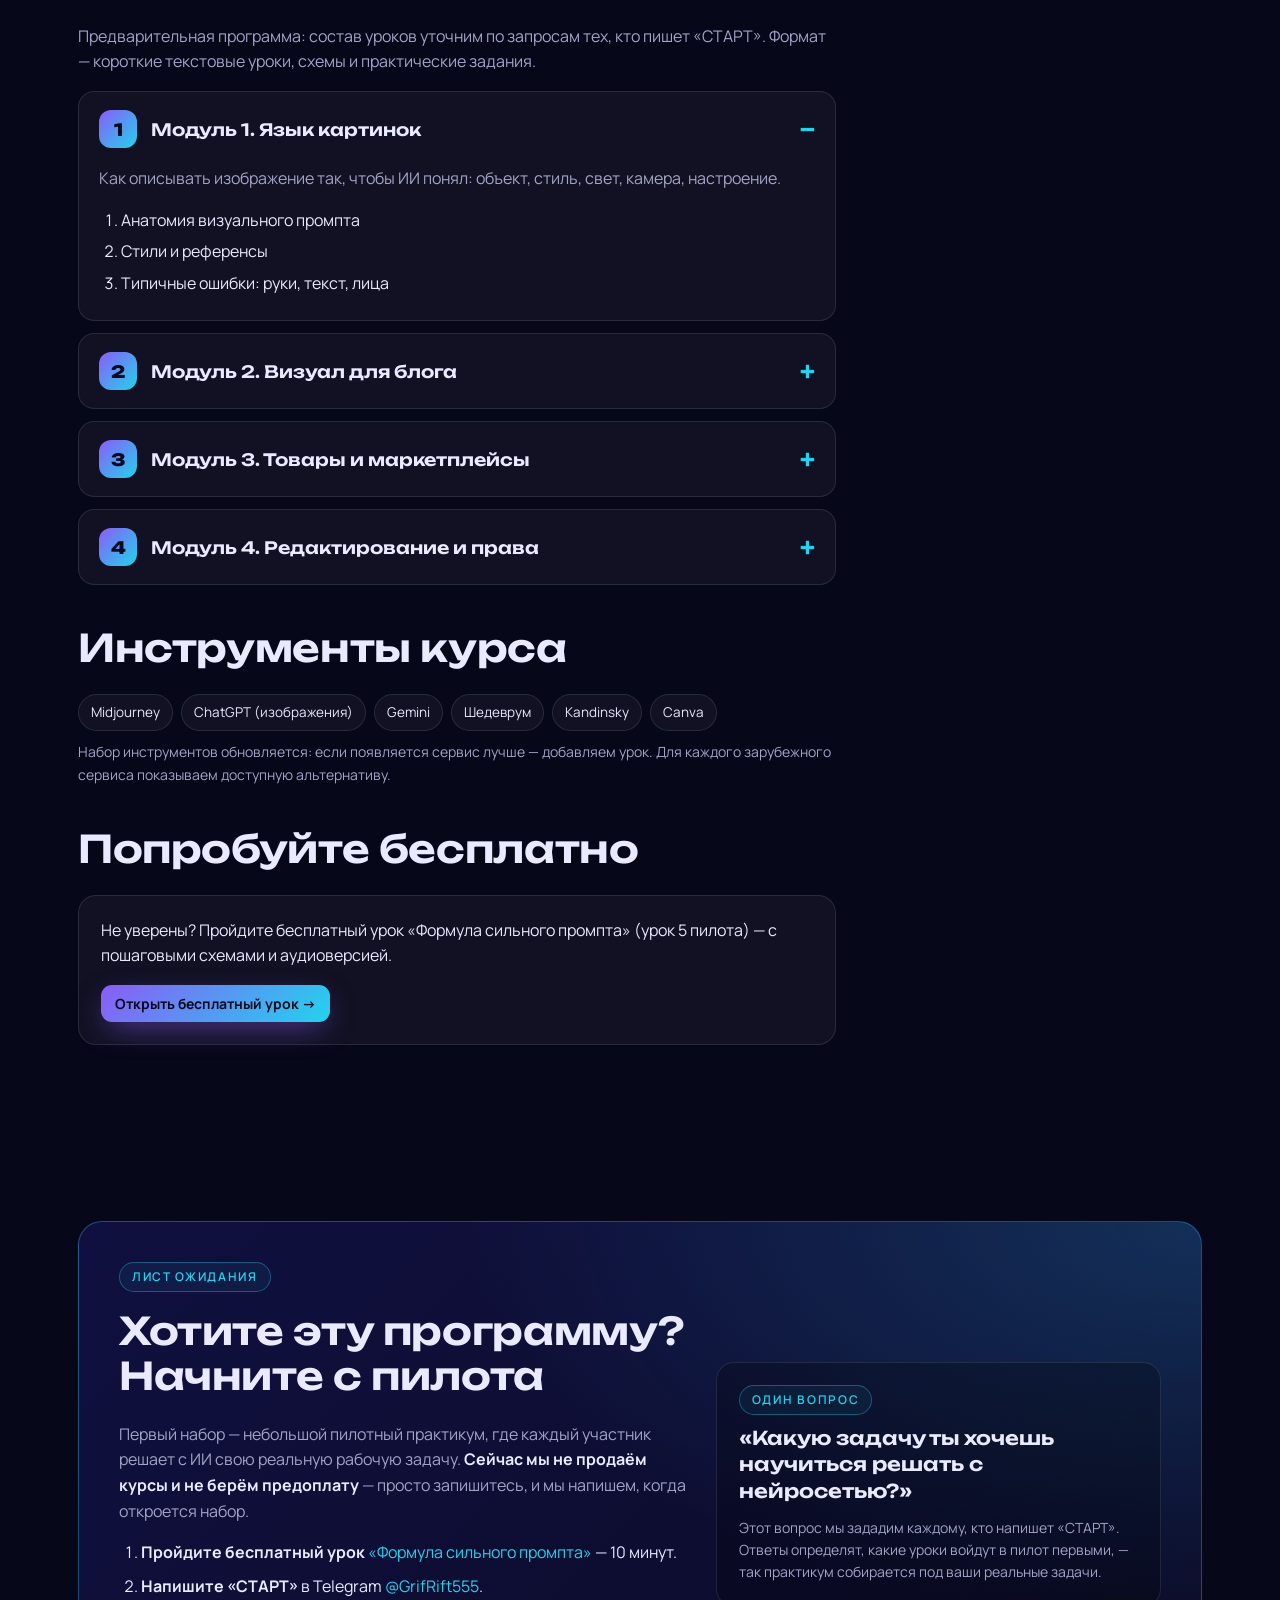
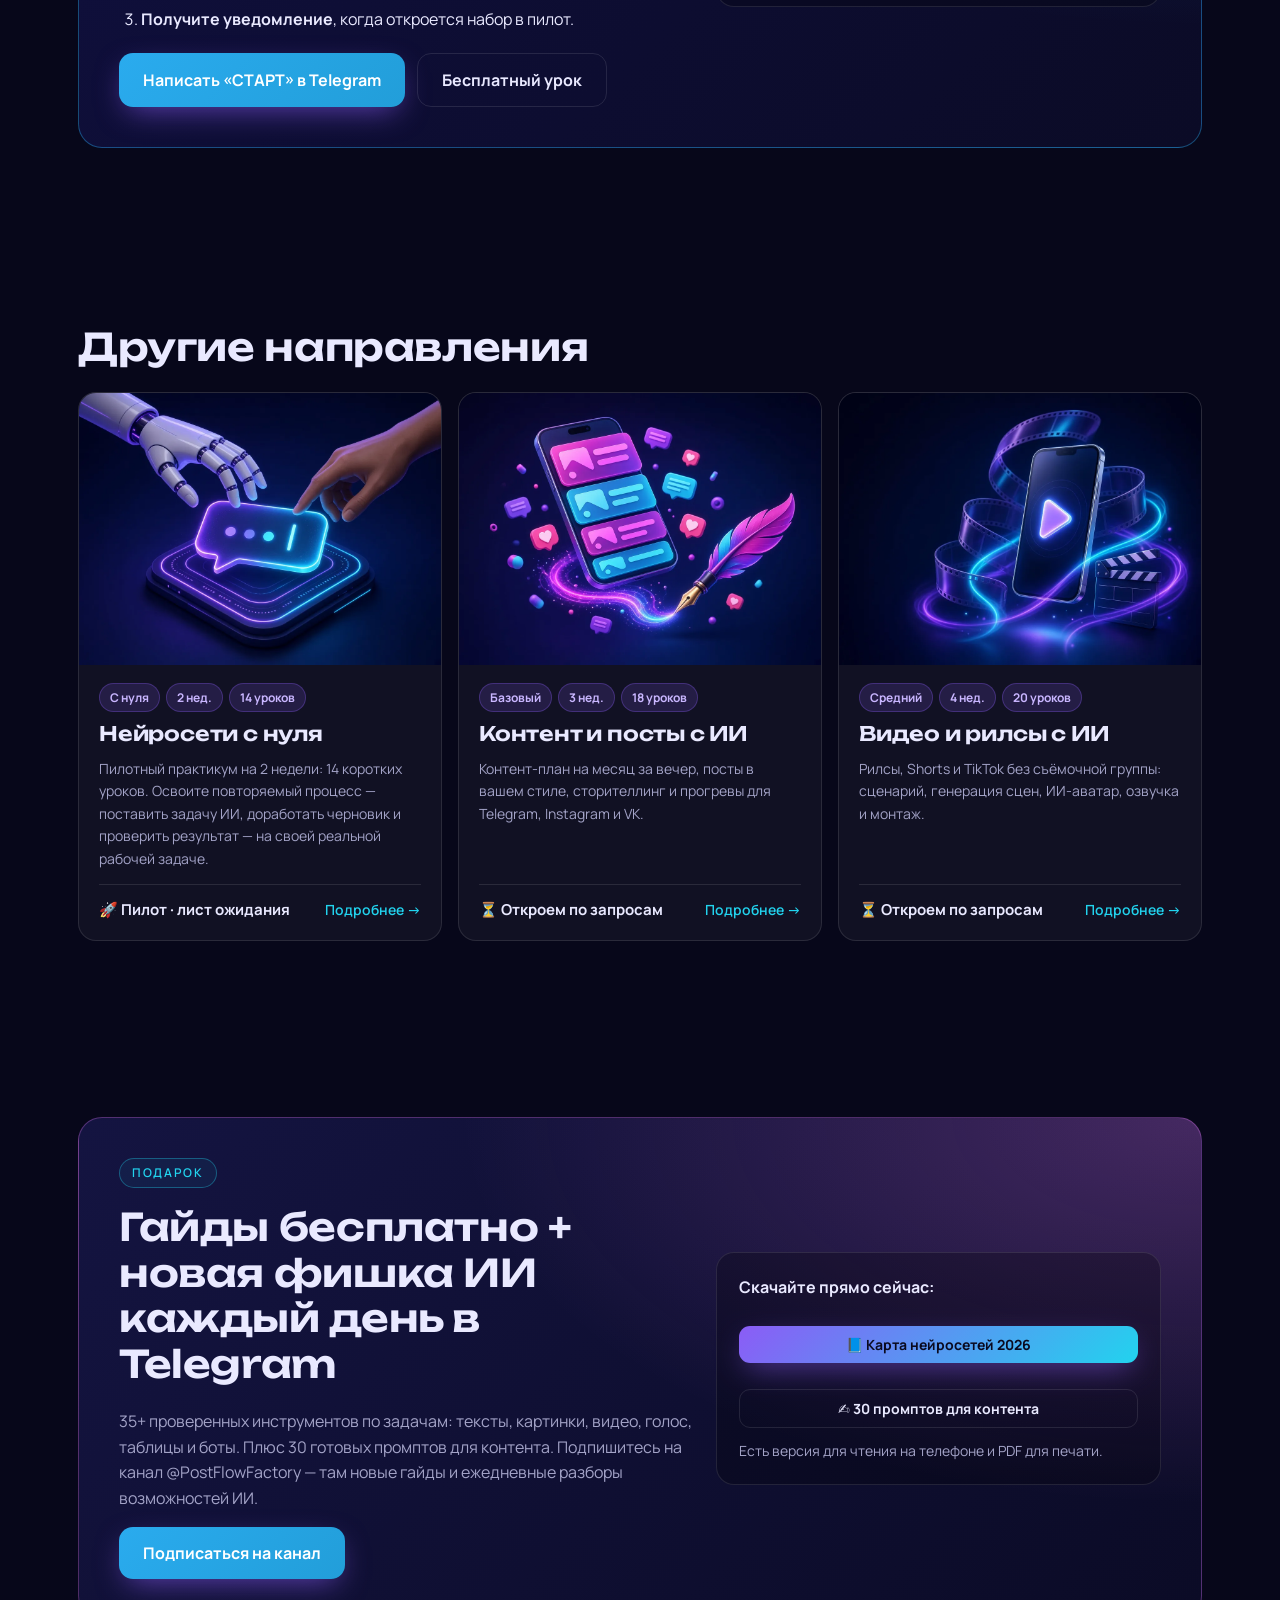
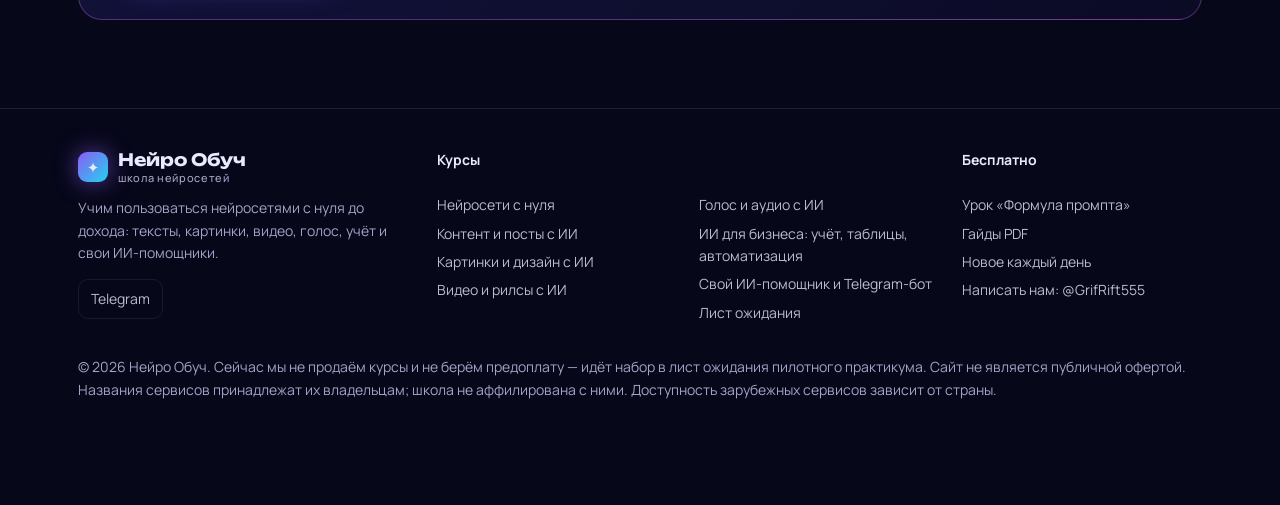
<file: kursy/kartinki/index.html>
<!doctype html>
<html lang="ru"><head>
<meta charset="utf-8"><meta name="viewport" content="width=device-width,initial-scale=1,viewport-fit=cover">
<title>Картинки и дизайн с ИИ — программа Нейро Обуч</title><meta name="description" content="Обложки, карточки товаров, аватары, иллюстрации и фото продукта — без дизайнера и фотостудии.">
<link rel="canonical" href="https://avtomaster24bot-lab.github.io/neuro-obuch/kursy/kartinki/">
<meta property="og:type" content="website"><meta property="og:locale" content="ru_RU"><meta property="og:site_name" content="Нейро Обуч">
<meta property="og:title" content="Картинки и дизайн с ИИ — программа Нейро Обуч"><meta property="og:description" content="Обложки, карточки товаров, аватары, иллюстрации и фото продукта — без дизайнера и фотостудии."><meta property="og:url" content="https://avtomaster24bot-lab.github.io/neuro-obuch/kursy/kartinki/">
<meta property="og:image" content="https://avtomaster24bot-lab.github.io/neuro-obuch/assets/img/hero.jpg"><meta name="twitter:card" content="summary_large_image">
<meta name="theme-color" content="#07071a">
<link rel="icon" href="../../assets/img/favicon.svg" type="image/svg+xml">
<link rel="preconnect" href="https://fonts.googleapis.com"><link rel="preconnect" href="https://fonts.gstatic.com" crossorigin>
<link href="https://fonts.googleapis.com/css2?family=Manrope:wght@400;500;600;700;800&family=Unbounded:wght@500;600;700&display=swap&subset=cyrillic" rel="stylesheet">
<link rel="stylesheet" href="../../assets/css/style.css?v=7">
</head><body>
<header class="top"><div class="wrap">
<a class="logo" href="../../"><span class="logo-mark" aria-hidden="true">✦</span><span>Нейро Обуч<small>школа нейросетей</small></span></a>
<button class="burger" aria-label="Меню" aria-expanded="false">☰</button>
<nav class="nav"><a href="../../kursy/">Курсы</a><a href="../../urok/formula-prompta/">Бесплатный урок</a><a href="../../novoe/">Новое каждый день</a><a href="../../gaydy/">Гайды</a><a href="../../#faq">Вопросы</a><a data-link="channel" href="https://t.me/PostFlowFactory" target="_blank" rel="noopener">Telegram-канал</a><a class="btn sm tg" data-link="waitlist" href="https://t.me/GrifRift555?text=%D0%A1%D0%A2%D0%90%D0%A0%D0%A2" target="_blank" rel="noopener">Написать «СТАРТ»</a></nav></div></header>
<main><div class="wrap"><p class="crumbs"><a href="../../">Главная</a> / <a href="../../kursy/">Курсы</a> / Картинки и дизайн с ИИ</p>
<div class="chero"><div><span class="eyebrow">Следующая программа · откроем по запросам</span><h1 style="font-size:clamp(27px,6.4vw,50px)">Картинки и дизайн с ИИ</h1><p class="lead" style="font-size:18px;color:#cfd0ef">Обложки, карточки товаров, аватары, иллюстрации и фото продукта — без дизайнера и фотостудии.</p>
<p class="muted">Эта программа откроется по запросам. Напишите «СТАРТ» и расскажите, какую задачу хотите решать, — так мы поймём, что открывать следующим.</p>
<div class="btns"><a class="btn tg" data-link="waitlist" href="https://t.me/GrifRift555?text=%D0%A1%D0%A2%D0%90%D0%A0%D0%A2" target="_blank" rel="noopener">Написать «СТАРТ»</a><a class="btn ghost" href="#programma">Программа</a></div></div>
<img src="../../assets/img/c-kartinki.webp" alt="Иллюстрация к курсу «Картинки и дизайн с ИИ»" width="1152" height="864"></div></div>
<section><div class="wrap layout"><div>

<h2>Для кого</h2><ul class="check"><li>Селлеры маркетплейсов</li><li>Блогеры и эксперты: обложки и визуал</li><li>Все, кто хочет красиво, но не умеет рисовать</li></ul>
<h2 style="margin-top:40px">Чему вы научитесь</h2><div class="grid g2"><div class="card"><b class="grad" style="font:700 22px var(--hf)">01</b><p style="margin:6px 0 0">Пишете визуальные промпты: свет, ракурс, стиль, композиция</p></div><div class="card"><b class="grad" style="font:700 22px var(--hf)">02</b><p style="margin:6px 0 0">Делаете единый стиль для всего блога</p></div><div class="card"><b class="grad" style="font:700 22px var(--hf)">03</b><p style="margin:6px 0 0">Создаёте карточки товара и предметную съёмку с ИИ</p></div><div class="card"><b class="grad" style="font:700 22px var(--hf)">04</b><p style="margin:6px 0 0">Редактируете фото словами: фон, одежда, освещение</p></div></div>
<h2 style="margin-top:40px">Как это работает</h2><img class="pipe" src="../../assets/img/kursy/kartinki.svg" alt="Схема: Идея → Визуальный промпт → Генерация → Доработка → Готовый макет" loading="lazy">
<h2 id="programma" style="margin-top:40px">Программа: 4 модуля, 12 уроков</h2><p class="muted">Предварительная программа: состав уроков уточним по запросам тех, кто пишет «СТАРТ». Формат — короткие текстовые уроки, схемы и практические задания.</p><details class="mod" open><summary><span class="n">1</span>Модуль 1. Язык картинок</summary><div class="in"><p class="muted">Как описывать изображение так, чтобы ИИ понял: объект, стиль, свет, камера, настроение.</p><ol><li value="1">Анатомия визуального промпта</li><li value="2">Стили и референсы</li><li value="3">Типичные ошибки: руки, текст, лица</li></ol></div></details><details class="mod" ><summary><span class="n">2</span>Модуль 2. Визуал для блога</summary><div class="in"><p class="muted">Обложки, аватар, шаблоны каруселей и единый фирменный стиль.</p><ol><li value="4">Обложки для постов и видео</li><li value="5">Аватар и персонаж бренда</li><li value="6">Единый стиль ленты</li></ol></div></details><details class="mod" ><summary><span class="n">3</span>Модуль 3. Товары и маркетплейсы</summary><div class="in"><p class="muted">Предметные фото, инфографика и карточки, которые кликают.</p><ol><li value="7">Фото товара без студии</li><li value="8">Карточка для маркетплейса</li><li value="9">Сезонные и рекламные баннеры</li></ol></div></details><details class="mod" ><summary><span class="n">4</span>Модуль 4. Редактирование и права</summary><div class="in"><p class="muted">Правки словами, увеличение качества и что важно знать про авторские права.</p><ol><li value="10">Замена фона и объектов</li><li value="11">Апскейл и ретушь</li><li value="12">Права и коммерческое использование</li></ol></div></details>
<h2 style="margin-top:40px">Инструменты курса</h2><div class="tools"><span class="chip">Midjourney</span><span class="chip">ChatGPT (изображения)</span><span class="chip">Gemini</span><span class="chip">Шедеврум</span><span class="chip">Kandinsky</span><span class="chip">Canva</span></div><p class="small muted" style="margin-top:10px">Набор инструментов обновляется: если появляется сервис лучше — добавляем урок. Для каждого зарубежного сервиса показываем доступную альтернативу.</p>
<h2 style="margin-top:40px">Попробуйте бесплатно</h2><div class="card"><p>Не уверены? Пройдите бесплатный урок «Формула сильного промпта» (урок 5 пилота) — с пошаговыми схемами и аудиоверсией.</p><a class="btn sm" href="../../urok/formula-prompta/">Открыть бесплатный урок →</a></div>
</div>
<aside class="buy"><span class="tag">⏳ Скоро · лист ожидания</span><div style="font:700 22px/1.25 var(--hf);margin:12px 0 8px">Откроем по запросам</div>
<p class="small" style="color:#7ee8fa;margin:0 0 12px">Курсы сейчас не продаём, предоплату не берём.</p>
<ol class="funnel small"><li>Пройдите <a href="../../urok/formula-prompta/">бесплатный урок</a></li><li>Напишите «СТАРТ» в Telegram</li><li>Получите уведомление, когда откроется набор</li></ol>
<a class="btn tg block" data-link="waitlist" href="https://t.me/GrifRift555?text=%D0%A1%D0%A2%D0%90%D0%A0%D0%A2" target="_blank" rel="noopener">Написать «СТАРТ»</a><br><a class="btn ghost block" data-link="contact" href="https://t.me/GrifRift555" target="_blank" rel="noopener">Задать вопрос</a>
<p class="small muted" style="margin:12px 0 0">В ответ спросим: «Какую задачу ты хочешь научиться решать с нейросетью?» — ответы определят первые уроки пилота.</p></aside></div></section>
<section id="zhdem"><div class="wrap"><div class="lm reveal" style="background:radial-gradient(120% 140% at 100% 0%,rgba(42,171,238,.22),transparent 55%),linear-gradient(135deg,#101040,#0b0b26);border-color:rgba(42,171,238,.4)">
<div><span class="eyebrow">Лист ожидания</span><h2>Хотите эту программу? Начните с пилота</h2>
<p class="muted">Первый набор — небольшой пилотный практикум, где каждый участник решает с ИИ свою реальную рабочую задачу. <b style="color:var(--txt)">Сейчас мы не продаём курсы и не берём предоплату</b> — просто запишитесь, и мы напишем, когда откроется набор.</p>
<ol class="funnel"><li><b>Пройдите бесплатный урок</b> <a href="../../urok/formula-prompta/">«Формула сильного промпта»</a> — 10 минут.</li><li><b>Напишите «СТАРТ»</b> в Telegram <a data-link="waitlist" href="https://t.me/GrifRift555?text=%D0%A1%D0%A2%D0%90%D0%A0%D0%A2" target="_blank" rel="noopener">@GrifRift555</a>.</li><li><b>Получите уведомление</b>, когда откроется набор в пилот.</li></ol>
<div class="btns"><a class="btn tg" data-link="waitlist" href="https://t.me/GrifRift555?text=%D0%A1%D0%A2%D0%90%D0%A0%D0%A2" target="_blank" rel="noopener">Написать «СТАРТ» в Telegram</a><a class="btn ghost" href="../../urok/formula-prompta/">Бесплатный урок</a></div></div>
<div class="card" style="background:rgba(0,0,0,.25)"><span class="eyebrow" style="margin-bottom:10px">Один вопрос</span><p style="font:600 19px/1.4 var(--hf);margin:0 0 12px">«Какую задачу ты хочешь научиться решать с нейросетью?»</p>
<p class="small muted" style="margin:0">Этот вопрос мы зададим каждому, кто напишет «СТАРТ». Ответы определят, какие уроки войдут в пилот первыми, — так практикум собирается под ваши реальные задачи.</p></div>
</div></div></section>
<section><div class="wrap"><h2>Другие направления</h2><div class="grid g3"><a class="card ccard glow reveal" href="../../kursy/s-nulya/"><img src="../../assets/img/c-nul.webp" alt="Иллюстрация к курсу «Нейросети с нуля»" loading="lazy" width="1152" height="864">
<div class="body"><div class="meta"><span class="tag">С нуля</span><span class="tag">2 нед.</span><span class="tag">14 уроков</span></div>
<h3>Нейросети с нуля</h3><p class="muted small">Пилотный практикум на 2 недели: 14 коротких уроков. Освоите повторяемый процесс — поставить задачу ИИ, доработать черновик и проверить результат — на своей реальной рабочей задаче.</p>
<div class="price"><span style="color:var(--txt);font:700 15px var(--bf)">🚀 Пилот · лист ожидания</span><span>Подробнее →</span></div></div></a><a class="card ccard glow reveal" href="../../kursy/kontent/"><img src="../../assets/img/c-kontent.webp" alt="Иллюстрация к курсу «Контент и посты с ИИ»" loading="lazy" width="1152" height="864">
<div class="body"><div class="meta"><span class="tag">Базовый</span><span class="tag">3 нед.</span><span class="tag">18 уроков</span></div>
<h3>Контент и посты с ИИ</h3><p class="muted small">Контент-план на месяц за вечер, посты в вашем стиле, сторителлинг и прогревы для Telegram, Instagram и VK.</p>
<div class="price"><span style="color:var(--txt);font:700 15px var(--bf)">⏳ Откроем по запросам</span><span>Подробнее →</span></div></div></a><a class="card ccard glow reveal" href="../../kursy/video/"><img src="../../assets/img/c-video.webp" alt="Иллюстрация к курсу «Видео и рилсы с ИИ»" loading="lazy" width="1152" height="864">
<div class="body"><div class="meta"><span class="tag">Средний</span><span class="tag">4 нед.</span><span class="tag">20 уроков</span></div>
<h3>Видео и рилсы с ИИ</h3><p class="muted small">Рилсы, Shorts и TikTok без съёмочной группы: сценарий, генерация сцен, ИИ-аватар, озвучка и монтаж.</p>
<div class="price"><span style="color:var(--txt);font:700 15px var(--bf)">⏳ Откроем по запросам</span><span>Подробнее →</span></div></div></a></div></div></section>
<section id="gift"><div class="wrap"><div class="lm reveal">
<div><span class="eyebrow">Подарок</span><h2>Гайды бесплатно + новая фишка ИИ каждый день в Telegram</h2>
<p class="muted">35+ проверенных инструментов по задачам: тексты, картинки, видео, голос, таблицы и боты. Плюс 30 готовых промптов для контента. Подпишитесь на канал @PostFlowFactory — там новые гайды и ежедневные разборы возможностей ИИ.</p>
<div class="btns"><a class="btn tg" data-link="channel" href="https://t.me/PostFlowFactory" target="_blank" rel="noopener">Подписаться на канал</a></div></div>
<div class="card" style="background:rgba(0,0,0,.25)"><b>Скачайте прямо сейчас:</b><br><br>
<a class="btn sm block" href="../../gaydy/karta-neyrosetey/">📘 Карта нейросетей 2026</a><br>
<a class="btn sm ghost block" href="../../gaydy/30-promptov/">✍️ 30 промптов для контента</a>
<p class="small muted" style="margin:12px 0 0">Есть версия для чтения на телефоне и PDF для печати.</p></div>
</div></div></section></main>
<footer><div class="wrap cols">
<div><a class="logo" href="../../" style="opacity:1"><span class="logo-mark">✦</span><span>Нейро Обуч<small>школа нейросетей</small></span></a>
<p style="margin-top:12px">Учим пользоваться нейросетями с нуля до дохода: тексты, картинки, видео, голос, учёт и свои ИИ-помощники.</p>
<div class="soc"><a data-link="channel" href="https://t.me/PostFlowFactory" target="_blank" rel="noopener">Telegram</a><a data-link="youtube" data-social href="#">YouTube</a><a data-link="instagram" data-social href="#">Instagram</a><a data-link="tiktok" data-social href="#">TikTok</a><a data-link="vk" data-social href="#">VK</a></div></div>
<div><b style="color:var(--txt)">Курсы</b><br><br><a href="../../kursy/s-nulya/">Нейросети с нуля</a><a href="../../kursy/kontent/">Контент и посты с ИИ</a><a href="../../kursy/kartinki/">Картинки и дизайн с ИИ</a><a href="../../kursy/video/">Видео и рилсы с ИИ</a></div>
<div><b style="color:var(--txt)">&nbsp;</b><br><br><a href="../../kursy/golos/">Голос и аудио с ИИ</a><a href="../../kursy/biznes/">ИИ для бизнеса: учёт, таблицы, автоматизация</a><a href="../../kursy/ii-pomoshchnik/">Свой ИИ-помощник и Telegram-бот</a><a href="../../kursy/#zhdem">Лист ожидания</a></div>
<div><b style="color:var(--txt)">Бесплатно</b><br><br><a href="../../urok/formula-prompta/">Урок «Формула промпта»</a><a href="../../gaydy/">Гайды PDF</a><a href="../../novoe/">Новое каждый день</a><a data-link="contact" href="https://t.me/GrifRift555" target="_blank" rel="noopener">Написать нам: @GrifRift555</a></div>
</div><div class="wrap"><p class="small" style="margin-top:26px">© 2026 Нейро Обуч. Сейчас мы не продаём курсы и не берём предоплату — идёт набор в лист ожидания пилотного практикума. Сайт не является публичной офертой. Названия сервисов принадлежат их владельцам; школа не аффилирована с ними. Доступность зарубежных сервисов зависит от страны.</p></div></footer>
<div class="mbar"><a class="btn ghost" href="../../urok/formula-prompta/">Бесплатный урок</a><a class="btn tg" data-link="waitlist" href="https://t.me/GrifRift555?text=%D0%A1%D0%A2%D0%90%D0%A0%D0%A2" target="_blank" rel="noopener">Написать «СТАРТ»</a></div>
<script src="../../config.js?v=7"></script><script src="../../assets/js/app.js?v=7"></script>
</body></html>
</file>
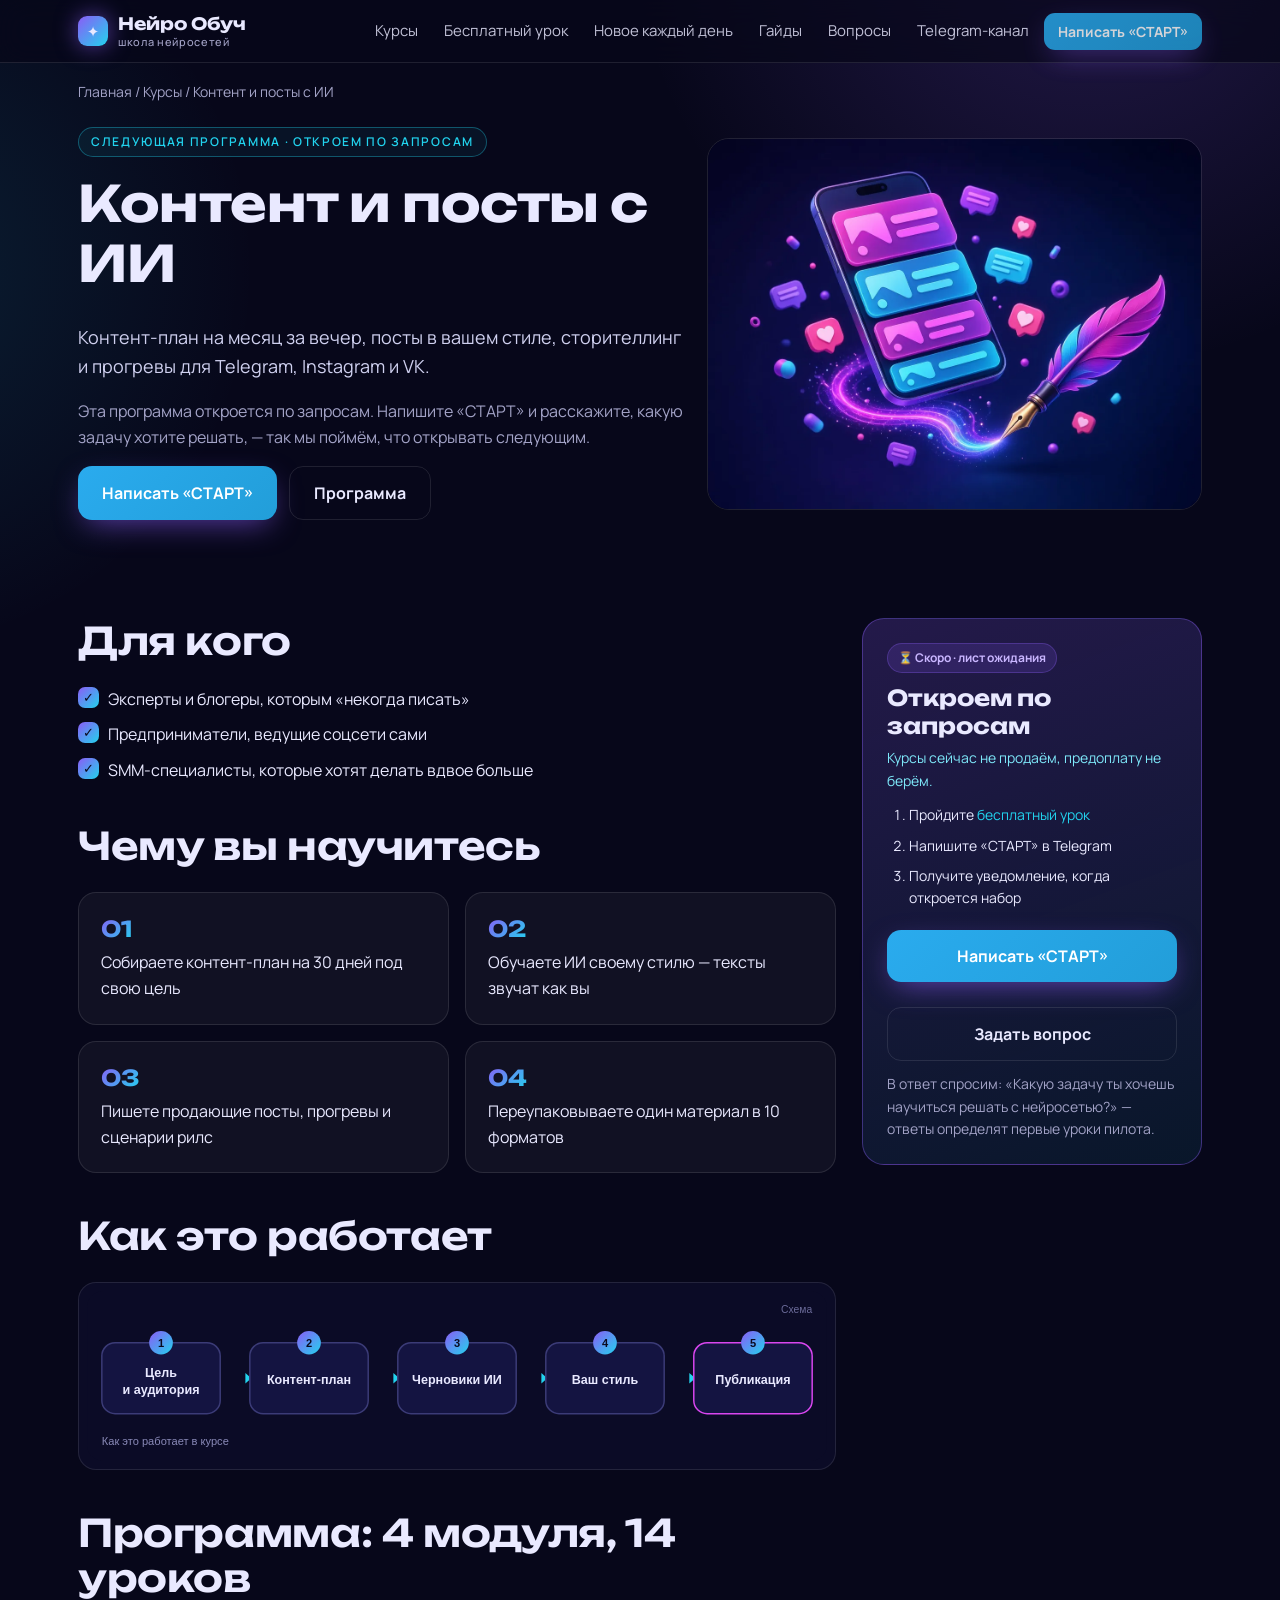
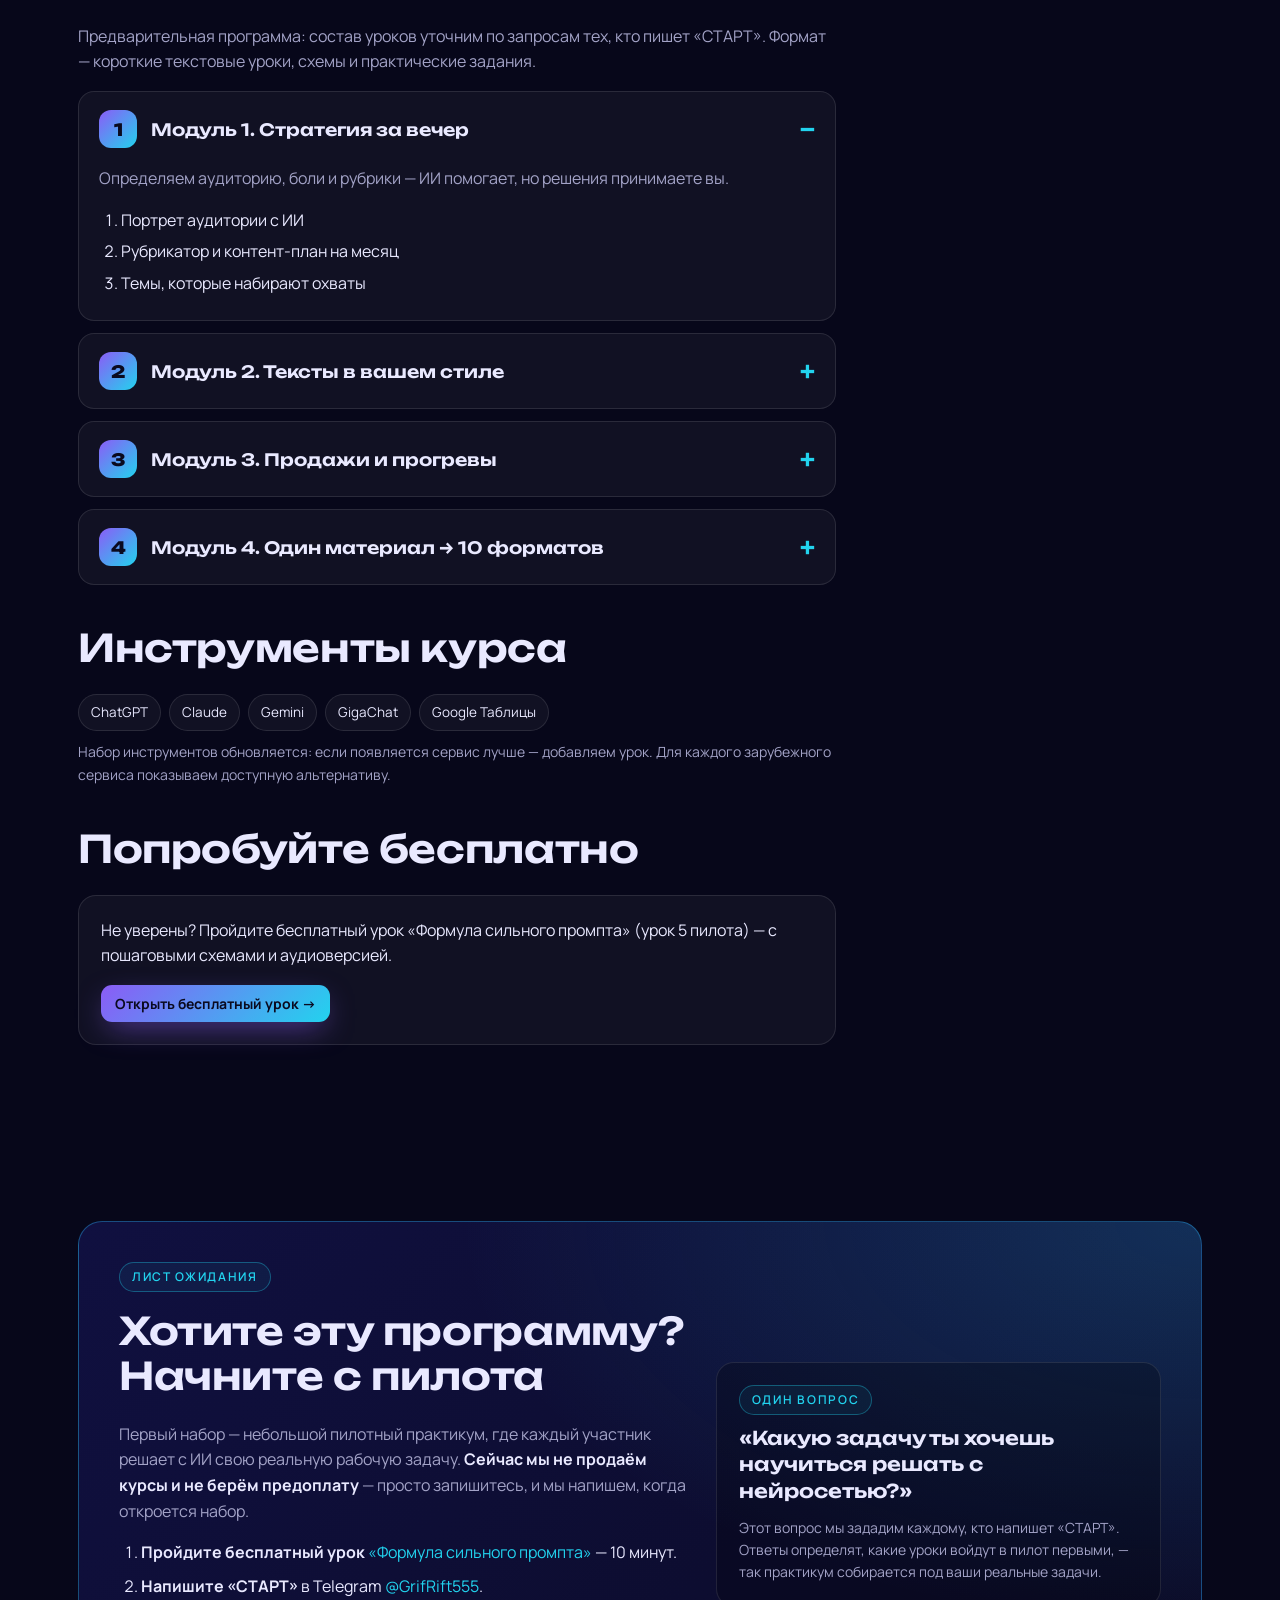
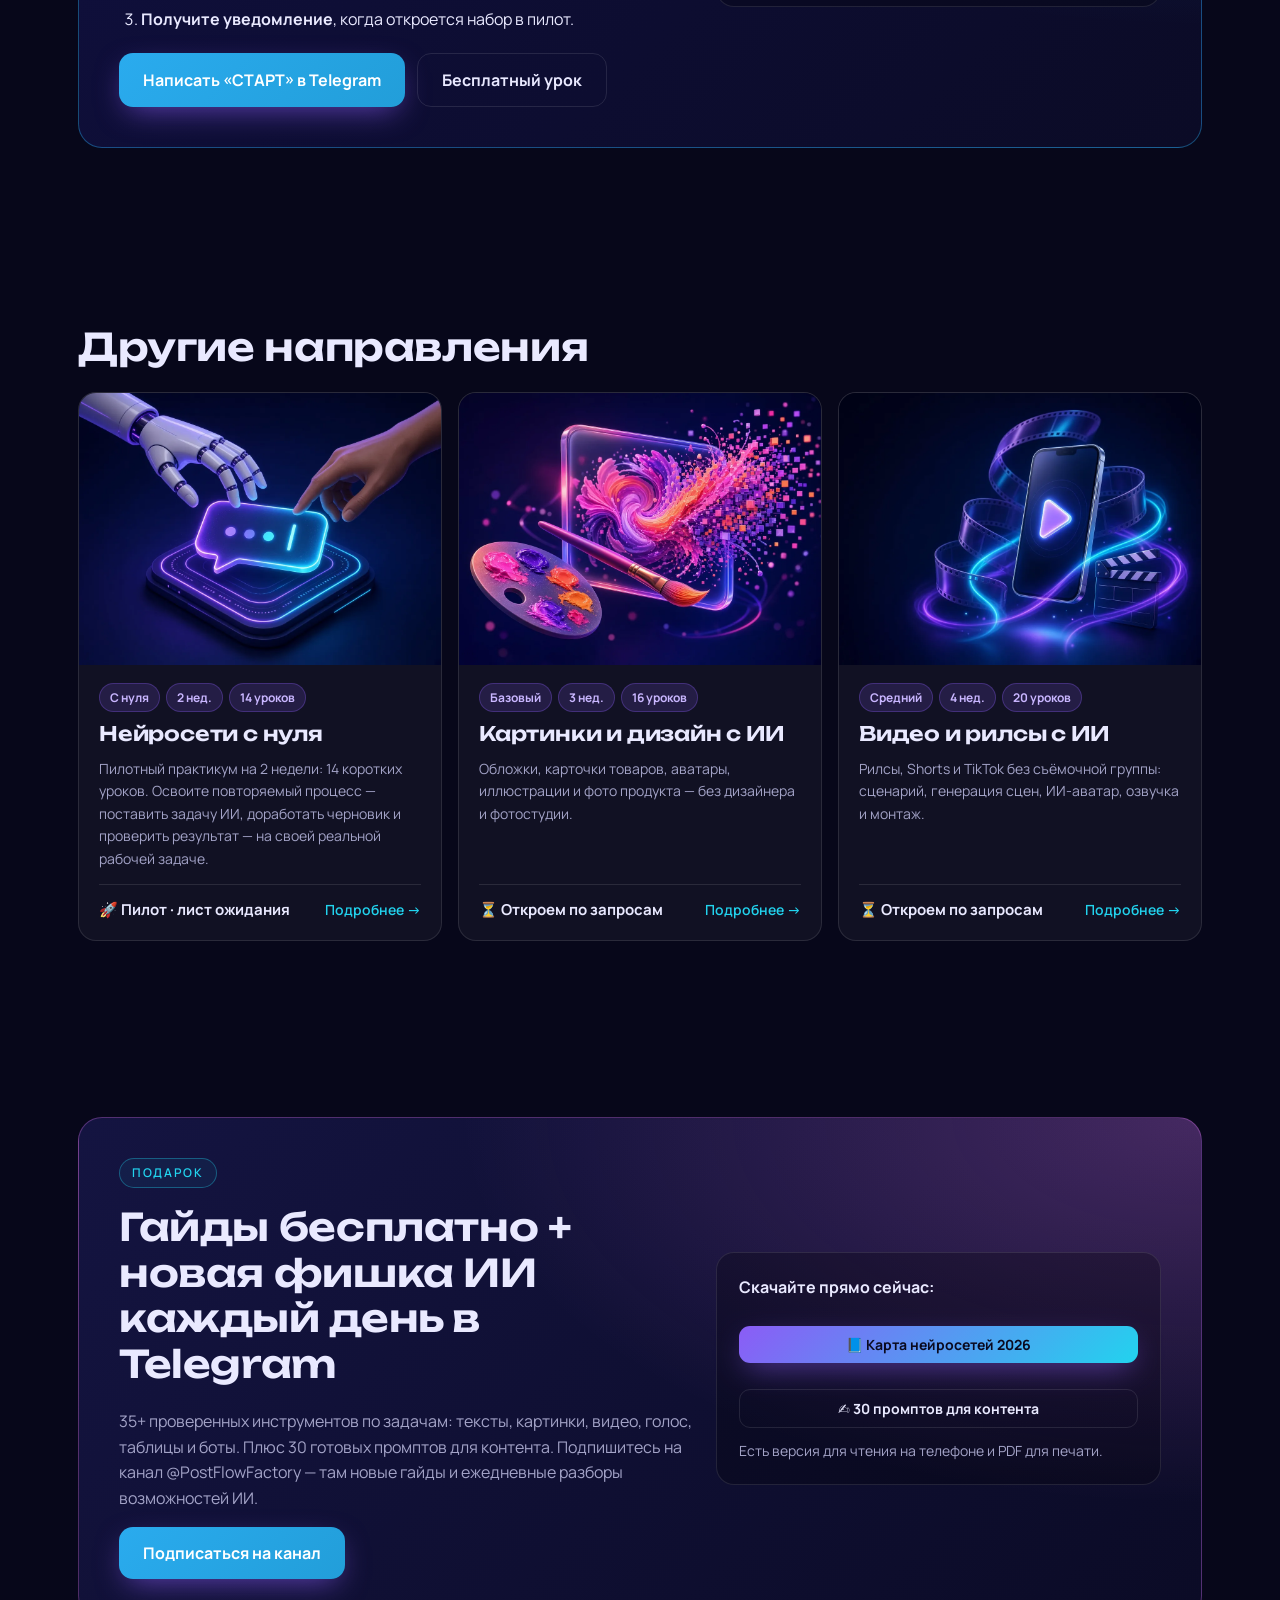
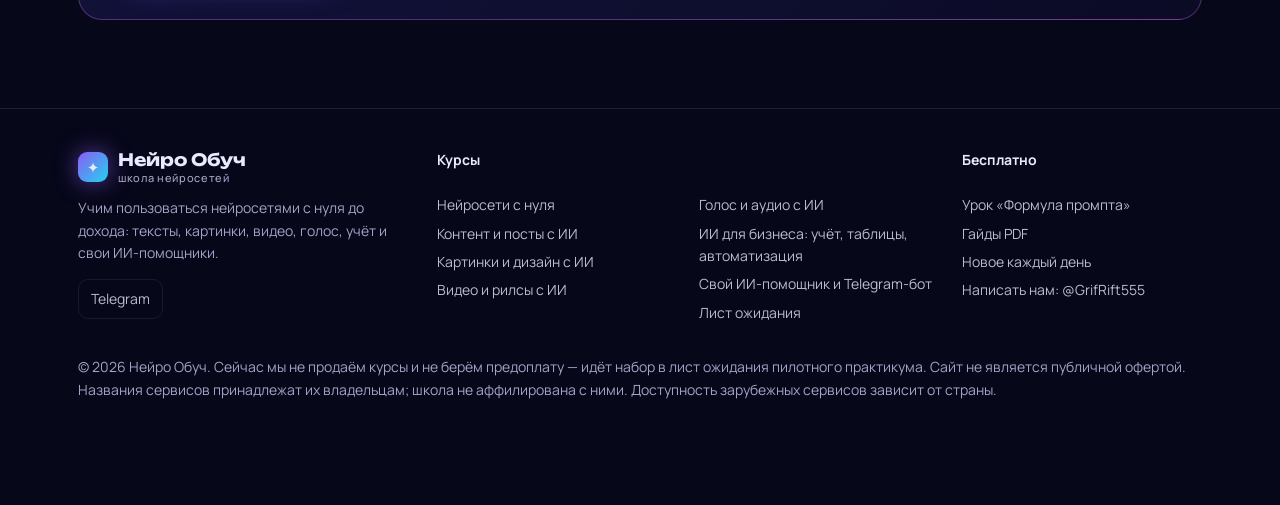
<file: kursy/kontent/index.html>
<!doctype html>
<html lang="ru"><head>
<meta charset="utf-8"><meta name="viewport" content="width=device-width,initial-scale=1,viewport-fit=cover">
<title>Контент и посты с ИИ — программа Нейро Обуч</title><meta name="description" content="Контент-план на месяц за вечер, посты в вашем стиле, сторителлинг и прогревы для Telegram, Instagram и VK.">
<link rel="canonical" href="https://avtomaster24bot-lab.github.io/neuro-obuch/kursy/kontent/">
<meta property="og:type" content="website"><meta property="og:locale" content="ru_RU"><meta property="og:site_name" content="Нейро Обуч">
<meta property="og:title" content="Контент и посты с ИИ — программа Нейро Обуч"><meta property="og:description" content="Контент-план на месяц за вечер, посты в вашем стиле, сторителлинг и прогревы для Telegram, Instagram и VK."><meta property="og:url" content="https://avtomaster24bot-lab.github.io/neuro-obuch/kursy/kontent/">
<meta property="og:image" content="https://avtomaster24bot-lab.github.io/neuro-obuch/assets/img/hero.jpg"><meta name="twitter:card" content="summary_large_image">
<meta name="theme-color" content="#07071a">
<link rel="icon" href="../../assets/img/favicon.svg" type="image/svg+xml">
<link rel="preconnect" href="https://fonts.googleapis.com"><link rel="preconnect" href="https://fonts.gstatic.com" crossorigin>
<link href="https://fonts.googleapis.com/css2?family=Manrope:wght@400;500;600;700;800&family=Unbounded:wght@500;600;700&display=swap&subset=cyrillic" rel="stylesheet">
<link rel="stylesheet" href="../../assets/css/style.css?v=7">
</head><body>
<header class="top"><div class="wrap">
<a class="logo" href="../../"><span class="logo-mark" aria-hidden="true">✦</span><span>Нейро Обуч<small>школа нейросетей</small></span></a>
<button class="burger" aria-label="Меню" aria-expanded="false">☰</button>
<nav class="nav"><a href="../../kursy/">Курсы</a><a href="../../urok/formula-prompta/">Бесплатный урок</a><a href="../../novoe/">Новое каждый день</a><a href="../../gaydy/">Гайды</a><a href="../../#faq">Вопросы</a><a data-link="channel" href="https://t.me/PostFlowFactory" target="_blank" rel="noopener">Telegram-канал</a><a class="btn sm tg" data-link="waitlist" href="https://t.me/GrifRift555?text=%D0%A1%D0%A2%D0%90%D0%A0%D0%A2" target="_blank" rel="noopener">Написать «СТАРТ»</a></nav></div></header>
<main><div class="wrap"><p class="crumbs"><a href="../../">Главная</a> / <a href="../../kursy/">Курсы</a> / Контент и посты с ИИ</p>
<div class="chero"><div><span class="eyebrow">Следующая программа · откроем по запросам</span><h1 style="font-size:clamp(27px,6.4vw,50px)">Контент и посты с ИИ</h1><p class="lead" style="font-size:18px;color:#cfd0ef">Контент-план на месяц за вечер, посты в вашем стиле, сторителлинг и прогревы для Telegram, Instagram и VK.</p>
<p class="muted">Эта программа откроется по запросам. Напишите «СТАРТ» и расскажите, какую задачу хотите решать, — так мы поймём, что открывать следующим.</p>
<div class="btns"><a class="btn tg" data-link="waitlist" href="https://t.me/GrifRift555?text=%D0%A1%D0%A2%D0%90%D0%A0%D0%A2" target="_blank" rel="noopener">Написать «СТАРТ»</a><a class="btn ghost" href="#programma">Программа</a></div></div>
<img src="../../assets/img/c-kontent.webp" alt="Иллюстрация к курсу «Контент и посты с ИИ»" width="1152" height="864"></div></div>
<section><div class="wrap layout"><div>

<h2>Для кого</h2><ul class="check"><li>Эксперты и блогеры, которым «некогда писать»</li><li>Предприниматели, ведущие соцсети сами</li><li>SMM-специалисты, которые хотят делать вдвое больше</li></ul>
<h2 style="margin-top:40px">Чему вы научитесь</h2><div class="grid g2"><div class="card"><b class="grad" style="font:700 22px var(--hf)">01</b><p style="margin:6px 0 0">Собираете контент-план на 30 дней под свою цель</p></div><div class="card"><b class="grad" style="font:700 22px var(--hf)">02</b><p style="margin:6px 0 0">Обучаете ИИ своему стилю — тексты звучат как вы</p></div><div class="card"><b class="grad" style="font:700 22px var(--hf)">03</b><p style="margin:6px 0 0">Пишете продающие посты, прогревы и сценарии рилс</p></div><div class="card"><b class="grad" style="font:700 22px var(--hf)">04</b><p style="margin:6px 0 0">Переупаковываете один материал в 10 форматов</p></div></div>
<h2 style="margin-top:40px">Как это работает</h2><img class="pipe" src="../../assets/img/kursy/kontent.svg" alt="Схема: Цель и аудитория → Контент-план → Черновики ИИ → Ваш стиль → Публикация" loading="lazy">
<h2 id="programma" style="margin-top:40px">Программа: 4 модуля, 14 уроков</h2><p class="muted">Предварительная программа: состав уроков уточним по запросам тех, кто пишет «СТАРТ». Формат — короткие текстовые уроки, схемы и практические задания.</p><details class="mod" open><summary><span class="n">1</span>Модуль 1. Стратегия за вечер</summary><div class="in"><p class="muted">Определяем аудиторию, боли и рубрики — ИИ помогает, но решения принимаете вы.</p><ol><li value="1">Портрет аудитории с ИИ</li><li value="2">Рубрикатор и контент-план на месяц</li><li value="3">Темы, которые набирают охваты</li></ol></div></details><details class="mod" ><summary><span class="n">2</span>Модуль 2. Тексты в вашем стиле</summary><div class="in"><p class="muted">Учим нейросеть писать вашим голосом, без канцелярита и «ИИ-шного» привкуса.</p><ol><li value="4">Стайл-гайд: собираем ваш стиль</li><li value="5">Пост за 10 минут по формуле</li><li value="6">Редактура: убираем шаблонность</li><li value="7">Заголовки и первые строки</li></ol></div></details><details class="mod" ><summary><span class="n">3</span>Модуль 3. Продажи и прогревы</summary><div class="in"><p class="muted">Как контент ведёт подписчика к покупке, а не просто «нравится».</p><ol><li value="8">Воронка прогрева на 7 дней</li><li value="9">Продающий пост и оффер</li><li value="10">Лид-магниты и кодовые слова</li></ol></div></details><details class="mod" ><summary><span class="n">4</span>Модуль 4. Один материал → 10 форматов</summary><div class="in"><p class="muted">Переупаковка: из одного эфира — посты, карусели, рилсы, рассылка.</p><ol><li value="11">Карусели и сторис</li><li value="12">Сценарии рилс и Shorts</li><li value="13">Рассылка и статья</li><li value="14">Система: контент-завод на неделю</li></ol></div></details>
<h2 style="margin-top:40px">Инструменты курса</h2><div class="tools"><span class="chip">ChatGPT</span><span class="chip">Claude</span><span class="chip">Gemini</span><span class="chip">GigaChat</span><span class="chip">Google Таблицы</span></div><p class="small muted" style="margin-top:10px">Набор инструментов обновляется: если появляется сервис лучше — добавляем урок. Для каждого зарубежного сервиса показываем доступную альтернативу.</p>
<h2 style="margin-top:40px">Попробуйте бесплатно</h2><div class="card"><p>Не уверены? Пройдите бесплатный урок «Формула сильного промпта» (урок 5 пилота) — с пошаговыми схемами и аудиоверсией.</p><a class="btn sm" href="../../urok/formula-prompta/">Открыть бесплатный урок →</a></div>
</div>
<aside class="buy"><span class="tag">⏳ Скоро · лист ожидания</span><div style="font:700 22px/1.25 var(--hf);margin:12px 0 8px">Откроем по запросам</div>
<p class="small" style="color:#7ee8fa;margin:0 0 12px">Курсы сейчас не продаём, предоплату не берём.</p>
<ol class="funnel small"><li>Пройдите <a href="../../urok/formula-prompta/">бесплатный урок</a></li><li>Напишите «СТАРТ» в Telegram</li><li>Получите уведомление, когда откроется набор</li></ol>
<a class="btn tg block" data-link="waitlist" href="https://t.me/GrifRift555?text=%D0%A1%D0%A2%D0%90%D0%A0%D0%A2" target="_blank" rel="noopener">Написать «СТАРТ»</a><br><a class="btn ghost block" data-link="contact" href="https://t.me/GrifRift555" target="_blank" rel="noopener">Задать вопрос</a>
<p class="small muted" style="margin:12px 0 0">В ответ спросим: «Какую задачу ты хочешь научиться решать с нейросетью?» — ответы определят первые уроки пилота.</p></aside></div></section>
<section id="zhdem"><div class="wrap"><div class="lm reveal" style="background:radial-gradient(120% 140% at 100% 0%,rgba(42,171,238,.22),transparent 55%),linear-gradient(135deg,#101040,#0b0b26);border-color:rgba(42,171,238,.4)">
<div><span class="eyebrow">Лист ожидания</span><h2>Хотите эту программу? Начните с пилота</h2>
<p class="muted">Первый набор — небольшой пилотный практикум, где каждый участник решает с ИИ свою реальную рабочую задачу. <b style="color:var(--txt)">Сейчас мы не продаём курсы и не берём предоплату</b> — просто запишитесь, и мы напишем, когда откроется набор.</p>
<ol class="funnel"><li><b>Пройдите бесплатный урок</b> <a href="../../urok/formula-prompta/">«Формула сильного промпта»</a> — 10 минут.</li><li><b>Напишите «СТАРТ»</b> в Telegram <a data-link="waitlist" href="https://t.me/GrifRift555?text=%D0%A1%D0%A2%D0%90%D0%A0%D0%A2" target="_blank" rel="noopener">@GrifRift555</a>.</li><li><b>Получите уведомление</b>, когда откроется набор в пилот.</li></ol>
<div class="btns"><a class="btn tg" data-link="waitlist" href="https://t.me/GrifRift555?text=%D0%A1%D0%A2%D0%90%D0%A0%D0%A2" target="_blank" rel="noopener">Написать «СТАРТ» в Telegram</a><a class="btn ghost" href="../../urok/formula-prompta/">Бесплатный урок</a></div></div>
<div class="card" style="background:rgba(0,0,0,.25)"><span class="eyebrow" style="margin-bottom:10px">Один вопрос</span><p style="font:600 19px/1.4 var(--hf);margin:0 0 12px">«Какую задачу ты хочешь научиться решать с нейросетью?»</p>
<p class="small muted" style="margin:0">Этот вопрос мы зададим каждому, кто напишет «СТАРТ». Ответы определят, какие уроки войдут в пилот первыми, — так практикум собирается под ваши реальные задачи.</p></div>
</div></div></section>
<section><div class="wrap"><h2>Другие направления</h2><div class="grid g3"><a class="card ccard glow reveal" href="../../kursy/s-nulya/"><img src="../../assets/img/c-nul.webp" alt="Иллюстрация к курсу «Нейросети с нуля»" loading="lazy" width="1152" height="864">
<div class="body"><div class="meta"><span class="tag">С нуля</span><span class="tag">2 нед.</span><span class="tag">14 уроков</span></div>
<h3>Нейросети с нуля</h3><p class="muted small">Пилотный практикум на 2 недели: 14 коротких уроков. Освоите повторяемый процесс — поставить задачу ИИ, доработать черновик и проверить результат — на своей реальной рабочей задаче.</p>
<div class="price"><span style="color:var(--txt);font:700 15px var(--bf)">🚀 Пилот · лист ожидания</span><span>Подробнее →</span></div></div></a><a class="card ccard glow reveal" href="../../kursy/kartinki/"><img src="../../assets/img/c-kartinki.webp" alt="Иллюстрация к курсу «Картинки и дизайн с ИИ»" loading="lazy" width="1152" height="864">
<div class="body"><div class="meta"><span class="tag">Базовый</span><span class="tag">3 нед.</span><span class="tag">16 уроков</span></div>
<h3>Картинки и дизайн с ИИ</h3><p class="muted small">Обложки, карточки товаров, аватары, иллюстрации и фото продукта — без дизайнера и фотостудии.</p>
<div class="price"><span style="color:var(--txt);font:700 15px var(--bf)">⏳ Откроем по запросам</span><span>Подробнее →</span></div></div></a><a class="card ccard glow reveal" href="../../kursy/video/"><img src="../../assets/img/c-video.webp" alt="Иллюстрация к курсу «Видео и рилсы с ИИ»" loading="lazy" width="1152" height="864">
<div class="body"><div class="meta"><span class="tag">Средний</span><span class="tag">4 нед.</span><span class="tag">20 уроков</span></div>
<h3>Видео и рилсы с ИИ</h3><p class="muted small">Рилсы, Shorts и TikTok без съёмочной группы: сценарий, генерация сцен, ИИ-аватар, озвучка и монтаж.</p>
<div class="price"><span style="color:var(--txt);font:700 15px var(--bf)">⏳ Откроем по запросам</span><span>Подробнее →</span></div></div></a></div></div></section>
<section id="gift"><div class="wrap"><div class="lm reveal">
<div><span class="eyebrow">Подарок</span><h2>Гайды бесплатно + новая фишка ИИ каждый день в Telegram</h2>
<p class="muted">35+ проверенных инструментов по задачам: тексты, картинки, видео, голос, таблицы и боты. Плюс 30 готовых промптов для контента. Подпишитесь на канал @PostFlowFactory — там новые гайды и ежедневные разборы возможностей ИИ.</p>
<div class="btns"><a class="btn tg" data-link="channel" href="https://t.me/PostFlowFactory" target="_blank" rel="noopener">Подписаться на канал</a></div></div>
<div class="card" style="background:rgba(0,0,0,.25)"><b>Скачайте прямо сейчас:</b><br><br>
<a class="btn sm block" href="../../gaydy/karta-neyrosetey/">📘 Карта нейросетей 2026</a><br>
<a class="btn sm ghost block" href="../../gaydy/30-promptov/">✍️ 30 промптов для контента</a>
<p class="small muted" style="margin:12px 0 0">Есть версия для чтения на телефоне и PDF для печати.</p></div>
</div></div></section></main>
<footer><div class="wrap cols">
<div><a class="logo" href="../../" style="opacity:1"><span class="logo-mark">✦</span><span>Нейро Обуч<small>школа нейросетей</small></span></a>
<p style="margin-top:12px">Учим пользоваться нейросетями с нуля до дохода: тексты, картинки, видео, голос, учёт и свои ИИ-помощники.</p>
<div class="soc"><a data-link="channel" href="https://t.me/PostFlowFactory" target="_blank" rel="noopener">Telegram</a><a data-link="youtube" data-social href="#">YouTube</a><a data-link="instagram" data-social href="#">Instagram</a><a data-link="tiktok" data-social href="#">TikTok</a><a data-link="vk" data-social href="#">VK</a></div></div>
<div><b style="color:var(--txt)">Курсы</b><br><br><a href="../../kursy/s-nulya/">Нейросети с нуля</a><a href="../../kursy/kontent/">Контент и посты с ИИ</a><a href="../../kursy/kartinki/">Картинки и дизайн с ИИ</a><a href="../../kursy/video/">Видео и рилсы с ИИ</a></div>
<div><b style="color:var(--txt)">&nbsp;</b><br><br><a href="../../kursy/golos/">Голос и аудио с ИИ</a><a href="../../kursy/biznes/">ИИ для бизнеса: учёт, таблицы, автоматизация</a><a href="../../kursy/ii-pomoshchnik/">Свой ИИ-помощник и Telegram-бот</a><a href="../../kursy/#zhdem">Лист ожидания</a></div>
<div><b style="color:var(--txt)">Бесплатно</b><br><br><a href="../../urok/formula-prompta/">Урок «Формула промпта»</a><a href="../../gaydy/">Гайды PDF</a><a href="../../novoe/">Новое каждый день</a><a data-link="contact" href="https://t.me/GrifRift555" target="_blank" rel="noopener">Написать нам: @GrifRift555</a></div>
</div><div class="wrap"><p class="small" style="margin-top:26px">© 2026 Нейро Обуч. Сейчас мы не продаём курсы и не берём предоплату — идёт набор в лист ожидания пилотного практикума. Сайт не является публичной офертой. Названия сервисов принадлежат их владельцам; школа не аффилирована с ними. Доступность зарубежных сервисов зависит от страны.</p></div></footer>
<div class="mbar"><a class="btn ghost" href="../../urok/formula-prompta/">Бесплатный урок</a><a class="btn tg" data-link="waitlist" href="https://t.me/GrifRift555?text=%D0%A1%D0%A2%D0%90%D0%A0%D0%A2" target="_blank" rel="noopener">Написать «СТАРТ»</a></div>
<script src="../../config.js?v=7"></script><script src="../../assets/js/app.js?v=7"></script>
</body></html>
</file>
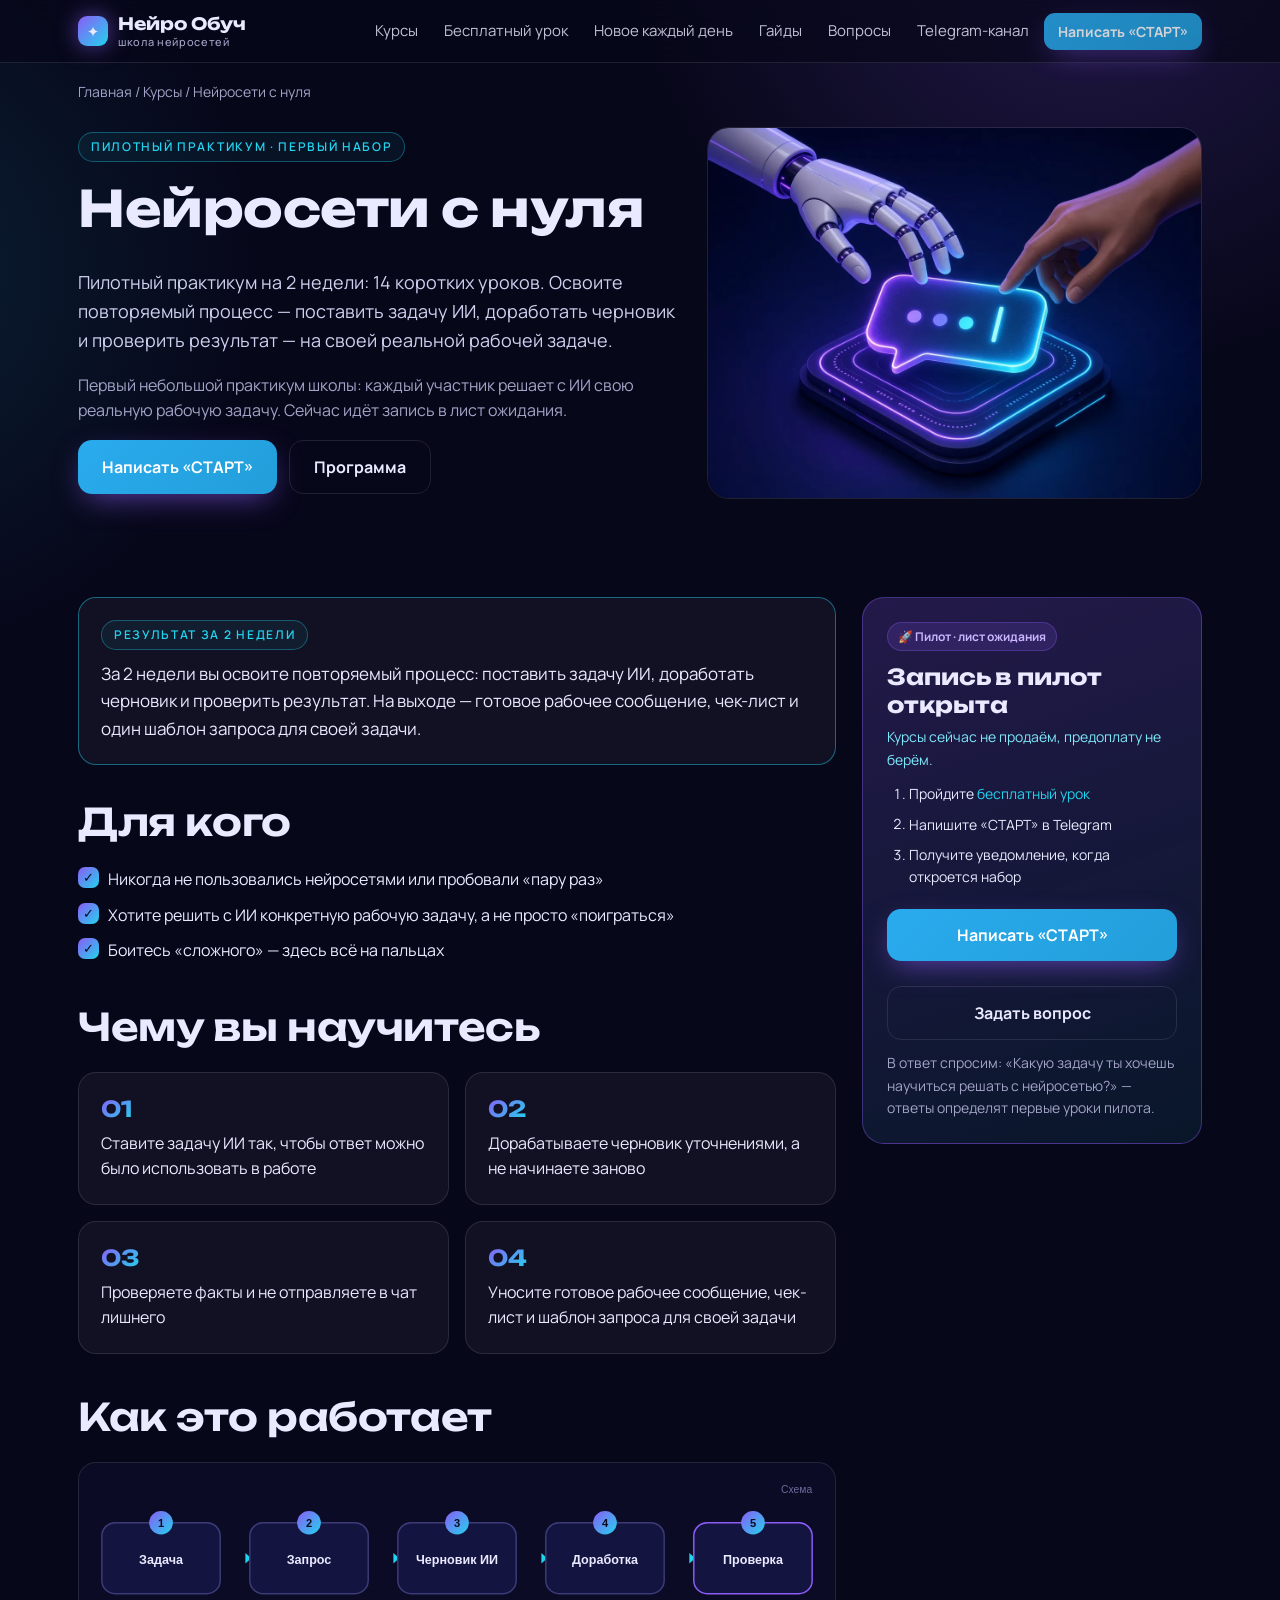
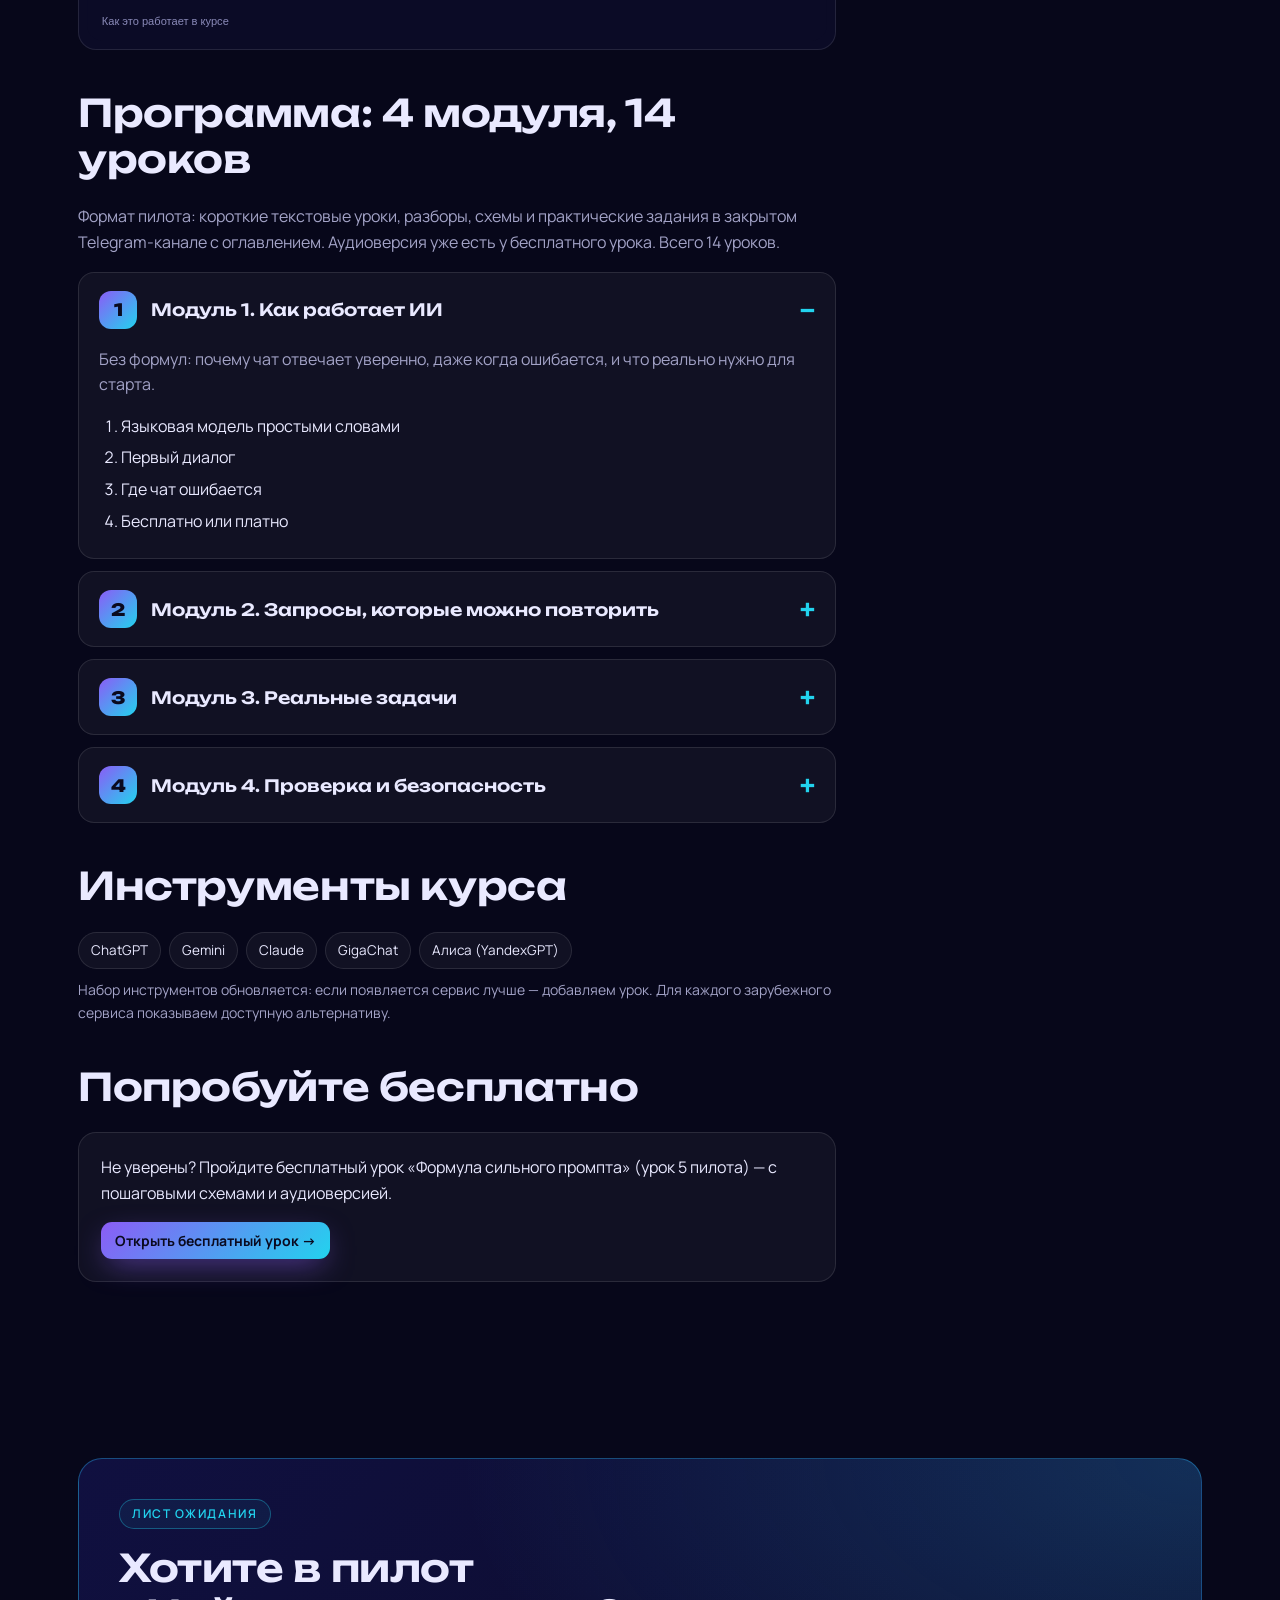
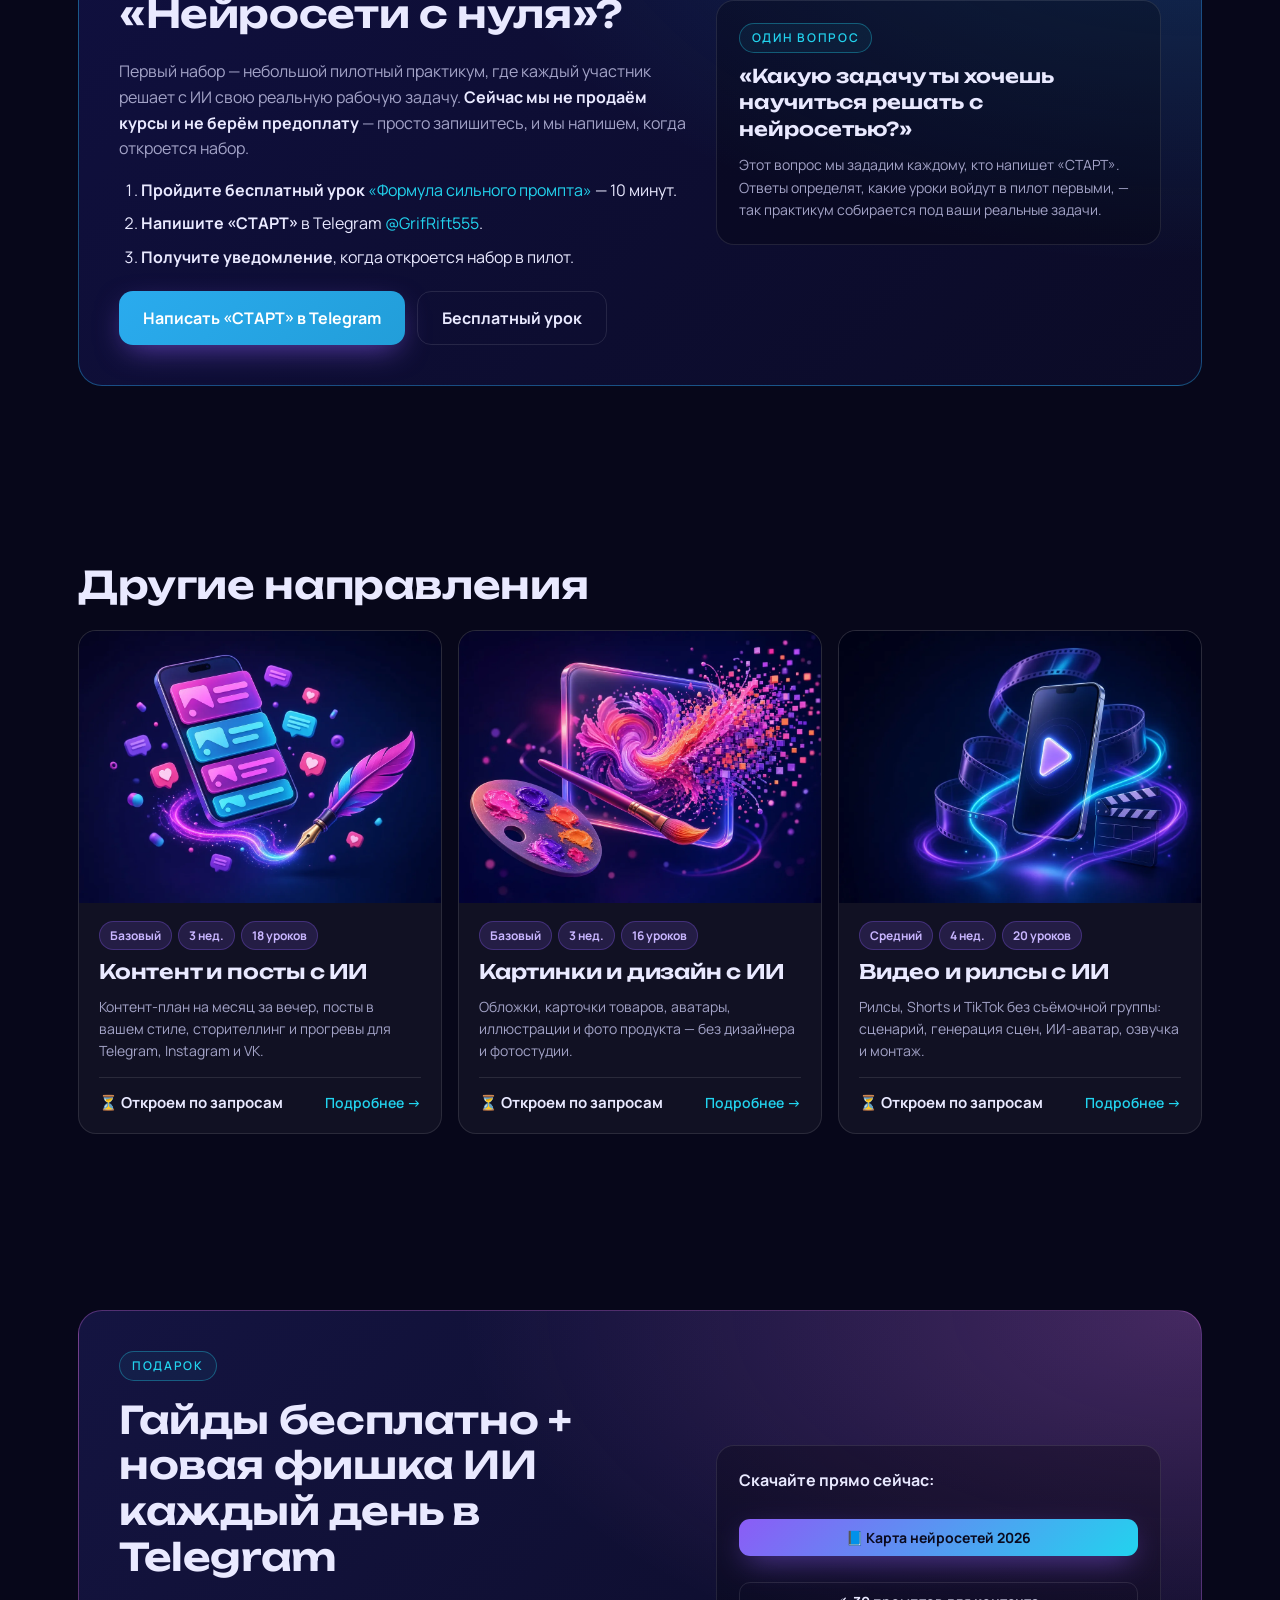
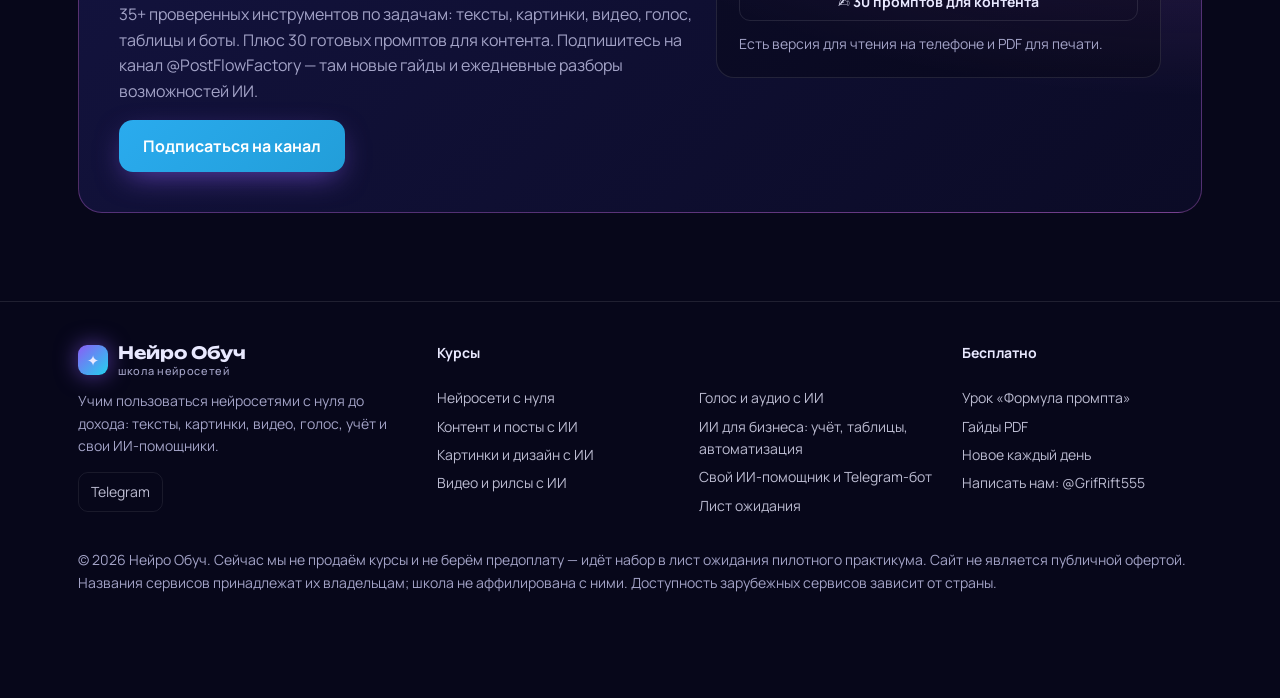
<file: kursy/s-nulya/index.html>
<!doctype html>
<html lang="ru"><head>
<meta charset="utf-8"><meta name="viewport" content="width=device-width,initial-scale=1,viewport-fit=cover">
<title>Нейросети с нуля — пилотный практикум Нейро Обуч</title><meta name="description" content="Пилотный практикум на 2 недели: 14 коротких уроков. Освоите повторяемый процесс — поставить задачу ИИ, доработать черновик и проверить результат — на своей реальной рабочей задаче.">
<link rel="canonical" href="https://avtomaster24bot-lab.github.io/neuro-obuch/kursy/s-nulya/">
<meta property="og:type" content="website"><meta property="og:locale" content="ru_RU"><meta property="og:site_name" content="Нейро Обуч">
<meta property="og:title" content="Нейросети с нуля — пилотный практикум Нейро Обуч"><meta property="og:description" content="Пилотный практикум на 2 недели: 14 коротких уроков. Освоите повторяемый процесс — поставить задачу ИИ, доработать черновик и проверить результат — на своей реальной рабочей задаче."><meta property="og:url" content="https://avtomaster24bot-lab.github.io/neuro-obuch/kursy/s-nulya/">
<meta property="og:image" content="https://avtomaster24bot-lab.github.io/neuro-obuch/assets/img/hero.jpg"><meta name="twitter:card" content="summary_large_image">
<meta name="theme-color" content="#07071a">
<link rel="icon" href="../../assets/img/favicon.svg" type="image/svg+xml">
<link rel="preconnect" href="https://fonts.googleapis.com"><link rel="preconnect" href="https://fonts.gstatic.com" crossorigin>
<link href="https://fonts.googleapis.com/css2?family=Manrope:wght@400;500;600;700;800&family=Unbounded:wght@500;600;700&display=swap&subset=cyrillic" rel="stylesheet">
<link rel="stylesheet" href="../../assets/css/style.css?v=7">
</head><body>
<header class="top"><div class="wrap">
<a class="logo" href="../../"><span class="logo-mark" aria-hidden="true">✦</span><span>Нейро Обуч<small>школа нейросетей</small></span></a>
<button class="burger" aria-label="Меню" aria-expanded="false">☰</button>
<nav class="nav"><a href="../../kursy/">Курсы</a><a href="../../urok/formula-prompta/">Бесплатный урок</a><a href="../../novoe/">Новое каждый день</a><a href="../../gaydy/">Гайды</a><a href="../../#faq">Вопросы</a><a data-link="channel" href="https://t.me/PostFlowFactory" target="_blank" rel="noopener">Telegram-канал</a><a class="btn sm tg" data-link="waitlist" href="https://t.me/GrifRift555?text=%D0%A1%D0%A2%D0%90%D0%A0%D0%A2" target="_blank" rel="noopener">Написать «СТАРТ»</a></nav></div></header>
<main><div class="wrap"><p class="crumbs"><a href="../../">Главная</a> / <a href="../../kursy/">Курсы</a> / Нейросети с нуля</p>
<div class="chero"><div><span class="eyebrow">Пилотный практикум · первый набор</span><h1 style="font-size:clamp(27px,6.4vw,50px)">Нейросети с нуля</h1><p class="lead" style="font-size:18px;color:#cfd0ef">Пилотный практикум на 2 недели: 14 коротких уроков. Освоите повторяемый процесс — поставить задачу ИИ, доработать черновик и проверить результат — на своей реальной рабочей задаче.</p>
<p class="muted">Первый небольшой практикум школы: каждый участник решает с ИИ свою реальную рабочую задачу. Сейчас идёт запись в лист ожидания.</p>
<div class="btns"><a class="btn tg" data-link="waitlist" href="https://t.me/GrifRift555?text=%D0%A1%D0%A2%D0%90%D0%A0%D0%A2" target="_blank" rel="noopener">Написать «СТАРТ»</a><a class="btn ghost" href="#programma">Программа</a></div></div>
<img src="../../assets/img/c-nul.webp" alt="Иллюстрация к курсу «Нейросети с нуля»" width="1152" height="864"></div></div>
<section><div class="wrap layout"><div>
<div class="card" style="border-color:rgba(34,211,238,.45);margin-bottom:34px"><span class="eyebrow" style="margin-bottom:10px">Результат за 2 недели</span><p style="margin:0;font-size:17px">За 2 недели вы освоите повторяемый процесс: поставить задачу ИИ, доработать черновик и проверить результат. На выходе — готовое рабочее сообщение, чек-лист и один шаблон запроса для своей задачи.</p></div>
<h2>Для кого</h2><ul class="check"><li>Никогда не пользовались нейросетями или пробовали «пару раз»</li><li>Хотите решить с ИИ конкретную рабочую задачу, а не просто «поиграться»</li><li>Боитесь «сложного» — здесь всё на пальцах</li></ul>
<h2 style="margin-top:40px">Чему вы научитесь</h2><div class="grid g2"><div class="card"><b class="grad" style="font:700 22px var(--hf)">01</b><p style="margin:6px 0 0">Ставите задачу ИИ так, чтобы ответ можно было использовать в работе</p></div><div class="card"><b class="grad" style="font:700 22px var(--hf)">02</b><p style="margin:6px 0 0">Дорабатываете черновик уточнениями, а не начинаете заново</p></div><div class="card"><b class="grad" style="font:700 22px var(--hf)">03</b><p style="margin:6px 0 0">Проверяете факты и не отправляете в чат лишнего</p></div><div class="card"><b class="grad" style="font:700 22px var(--hf)">04</b><p style="margin:6px 0 0">Уносите готовое рабочее сообщение, чек-лист и шаблон запроса для своей задачи</p></div></div>
<h2 style="margin-top:40px">Как это работает</h2><img class="pipe" src="../../assets/img/kursy/s-nulya.svg" alt="Схема: Задача → Запрос → Черновик ИИ → Доработка → Проверка" loading="lazy">
<h2 id="programma" style="margin-top:40px">Программа: 4 модуля, 14 уроков</h2><p class="muted">Формат пилота: короткие текстовые уроки, разборы, схемы и практические задания в закрытом Telegram-канале с оглавлением. Аудиоверсия уже есть у бесплатного урока. Всего 14 уроков.</p><details class="mod" open><summary><span class="n">1</span>Модуль 1. Как работает ИИ</summary><div class="in"><p class="muted">Без формул: почему чат отвечает уверенно, даже когда ошибается, и что реально нужно для старта.</p><ol><li value="1">Языковая модель простыми словами</li><li value="2">Первый диалог</li><li value="3">Где чат ошибается</li><li value="4">Бесплатно или платно</li></ol></div></details><details class="mod" ><summary><span class="n">2</span>Модуль 2. Запросы, которые можно повторить</summary><div class="in"><p class="muted">Формула и шаблоны, которые дают предсказуемый результат — не разово, а каждый раз.</p><ol><li value="5">Роль, задача, контекст, формат — <a href="../../urok/formula-prompta/">бесплатный урок «Формула сильного промпта»</a></li><li value="6">Удачный и неудачный запрос</li><li value="7">Уточняющие вопросы</li><li value="8">Шаблоны на каждый день</li></ol></div></details><details class="mod" ><summary><span class="n">3</span>Модуль 3. Реальные задачи</summary><div class="in"><p class="muted">Практика на задачах из обычного рабочего дня — и на вашей собственной.</p><ol><li value="9">Рабочие письма</li><li value="10">План недели</li><li value="11">Документы и фото</li><li value="12">ИИ-репетитор</li></ol></div></details><details class="mod" ><summary><span class="n">4</span>Модуль 4. Проверка и безопасность</summary><div class="in"><p class="muted">Что нельзя отправлять в чат, как проверять факты и как собрать итоговую работу.</p><ol><li value="13">Личные данные и коммерческая тайна</li><li value="14">Проверка фактов и итоговая работа</li></ol></div></details>
<h2 style="margin-top:40px">Инструменты курса</h2><div class="tools"><span class="chip">ChatGPT</span><span class="chip">Gemini</span><span class="chip">Claude</span><span class="chip">GigaChat</span><span class="chip">Алиса (YandexGPT)</span></div><p class="small muted" style="margin-top:10px">Набор инструментов обновляется: если появляется сервис лучше — добавляем урок. Для каждого зарубежного сервиса показываем доступную альтернативу.</p>
<h2 style="margin-top:40px">Попробуйте бесплатно</h2><div class="card"><p>Не уверены? Пройдите бесплатный урок «Формула сильного промпта» (урок 5 пилота) — с пошаговыми схемами и аудиоверсией.</p><a class="btn sm" href="../../urok/formula-prompta/">Открыть бесплатный урок →</a></div>
</div>
<aside class="buy"><span class="tag">🚀 Пилот · лист ожидания</span><div style="font:700 22px/1.25 var(--hf);margin:12px 0 8px">Запись в пилот открыта</div>
<p class="small" style="color:#7ee8fa;margin:0 0 12px">Курсы сейчас не продаём, предоплату не берём.</p>
<ol class="funnel small"><li>Пройдите <a href="../../urok/formula-prompta/">бесплатный урок</a></li><li>Напишите «СТАРТ» в Telegram</li><li>Получите уведомление, когда откроется набор</li></ol>
<a class="btn tg block" data-link="waitlist" href="https://t.me/GrifRift555?text=%D0%A1%D0%A2%D0%90%D0%A0%D0%A2" target="_blank" rel="noopener">Написать «СТАРТ»</a><br><a class="btn ghost block" data-link="contact" href="https://t.me/GrifRift555" target="_blank" rel="noopener">Задать вопрос</a>
<p class="small muted" style="margin:12px 0 0">В ответ спросим: «Какую задачу ты хочешь научиться решать с нейросетью?» — ответы определят первые уроки пилота.</p></aside></div></section>
<section id="zhdem"><div class="wrap"><div class="lm reveal" style="background:radial-gradient(120% 140% at 100% 0%,rgba(42,171,238,.22),transparent 55%),linear-gradient(135deg,#101040,#0b0b26);border-color:rgba(42,171,238,.4)">
<div><span class="eyebrow">Лист ожидания</span><h2>Хотите в пилот «Нейросети с нуля»?</h2>
<p class="muted">Первый набор — небольшой пилотный практикум, где каждый участник решает с ИИ свою реальную рабочую задачу. <b style="color:var(--txt)">Сейчас мы не продаём курсы и не берём предоплату</b> — просто запишитесь, и мы напишем, когда откроется набор.</p>
<ol class="funnel"><li><b>Пройдите бесплатный урок</b> <a href="../../urok/formula-prompta/">«Формула сильного промпта»</a> — 10 минут.</li><li><b>Напишите «СТАРТ»</b> в Telegram <a data-link="waitlist" href="https://t.me/GrifRift555?text=%D0%A1%D0%A2%D0%90%D0%A0%D0%A2" target="_blank" rel="noopener">@GrifRift555</a>.</li><li><b>Получите уведомление</b>, когда откроется набор в пилот.</li></ol>
<div class="btns"><a class="btn tg" data-link="waitlist" href="https://t.me/GrifRift555?text=%D0%A1%D0%A2%D0%90%D0%A0%D0%A2" target="_blank" rel="noopener">Написать «СТАРТ» в Telegram</a><a class="btn ghost" href="../../urok/formula-prompta/">Бесплатный урок</a></div></div>
<div class="card" style="background:rgba(0,0,0,.25)"><span class="eyebrow" style="margin-bottom:10px">Один вопрос</span><p style="font:600 19px/1.4 var(--hf);margin:0 0 12px">«Какую задачу ты хочешь научиться решать с нейросетью?»</p>
<p class="small muted" style="margin:0">Этот вопрос мы зададим каждому, кто напишет «СТАРТ». Ответы определят, какие уроки войдут в пилот первыми, — так практикум собирается под ваши реальные задачи.</p></div>
</div></div></section>
<section><div class="wrap"><h2>Другие направления</h2><div class="grid g3"><a class="card ccard glow reveal" href="../../kursy/kontent/"><img src="../../assets/img/c-kontent.webp" alt="Иллюстрация к курсу «Контент и посты с ИИ»" loading="lazy" width="1152" height="864">
<div class="body"><div class="meta"><span class="tag">Базовый</span><span class="tag">3 нед.</span><span class="tag">18 уроков</span></div>
<h3>Контент и посты с ИИ</h3><p class="muted small">Контент-план на месяц за вечер, посты в вашем стиле, сторителлинг и прогревы для Telegram, Instagram и VK.</p>
<div class="price"><span style="color:var(--txt);font:700 15px var(--bf)">⏳ Откроем по запросам</span><span>Подробнее →</span></div></div></a><a class="card ccard glow reveal" href="../../kursy/kartinki/"><img src="../../assets/img/c-kartinki.webp" alt="Иллюстрация к курсу «Картинки и дизайн с ИИ»" loading="lazy" width="1152" height="864">
<div class="body"><div class="meta"><span class="tag">Базовый</span><span class="tag">3 нед.</span><span class="tag">16 уроков</span></div>
<h3>Картинки и дизайн с ИИ</h3><p class="muted small">Обложки, карточки товаров, аватары, иллюстрации и фото продукта — без дизайнера и фотостудии.</p>
<div class="price"><span style="color:var(--txt);font:700 15px var(--bf)">⏳ Откроем по запросам</span><span>Подробнее →</span></div></div></a><a class="card ccard glow reveal" href="../../kursy/video/"><img src="../../assets/img/c-video.webp" alt="Иллюстрация к курсу «Видео и рилсы с ИИ»" loading="lazy" width="1152" height="864">
<div class="body"><div class="meta"><span class="tag">Средний</span><span class="tag">4 нед.</span><span class="tag">20 уроков</span></div>
<h3>Видео и рилсы с ИИ</h3><p class="muted small">Рилсы, Shorts и TikTok без съёмочной группы: сценарий, генерация сцен, ИИ-аватар, озвучка и монтаж.</p>
<div class="price"><span style="color:var(--txt);font:700 15px var(--bf)">⏳ Откроем по запросам</span><span>Подробнее →</span></div></div></a></div></div></section>
<section id="gift"><div class="wrap"><div class="lm reveal">
<div><span class="eyebrow">Подарок</span><h2>Гайды бесплатно + новая фишка ИИ каждый день в Telegram</h2>
<p class="muted">35+ проверенных инструментов по задачам: тексты, картинки, видео, голос, таблицы и боты. Плюс 30 готовых промптов для контента. Подпишитесь на канал @PostFlowFactory — там новые гайды и ежедневные разборы возможностей ИИ.</p>
<div class="btns"><a class="btn tg" data-link="channel" href="https://t.me/PostFlowFactory" target="_blank" rel="noopener">Подписаться на канал</a></div></div>
<div class="card" style="background:rgba(0,0,0,.25)"><b>Скачайте прямо сейчас:</b><br><br>
<a class="btn sm block" href="../../gaydy/karta-neyrosetey/">📘 Карта нейросетей 2026</a><br>
<a class="btn sm ghost block" href="../../gaydy/30-promptov/">✍️ 30 промптов для контента</a>
<p class="small muted" style="margin:12px 0 0">Есть версия для чтения на телефоне и PDF для печати.</p></div>
</div></div></section></main>
<footer><div class="wrap cols">
<div><a class="logo" href="../../" style="opacity:1"><span class="logo-mark">✦</span><span>Нейро Обуч<small>школа нейросетей</small></span></a>
<p style="margin-top:12px">Учим пользоваться нейросетями с нуля до дохода: тексты, картинки, видео, голос, учёт и свои ИИ-помощники.</p>
<div class="soc"><a data-link="channel" href="https://t.me/PostFlowFactory" target="_blank" rel="noopener">Telegram</a><a data-link="youtube" data-social href="#">YouTube</a><a data-link="instagram" data-social href="#">Instagram</a><a data-link="tiktok" data-social href="#">TikTok</a><a data-link="vk" data-social href="#">VK</a></div></div>
<div><b style="color:var(--txt)">Курсы</b><br><br><a href="../../kursy/s-nulya/">Нейросети с нуля</a><a href="../../kursy/kontent/">Контент и посты с ИИ</a><a href="../../kursy/kartinki/">Картинки и дизайн с ИИ</a><a href="../../kursy/video/">Видео и рилсы с ИИ</a></div>
<div><b style="color:var(--txt)">&nbsp;</b><br><br><a href="../../kursy/golos/">Голос и аудио с ИИ</a><a href="../../kursy/biznes/">ИИ для бизнеса: учёт, таблицы, автоматизация</a><a href="../../kursy/ii-pomoshchnik/">Свой ИИ-помощник и Telegram-бот</a><a href="../../kursy/#zhdem">Лист ожидания</a></div>
<div><b style="color:var(--txt)">Бесплатно</b><br><br><a href="../../urok/formula-prompta/">Урок «Формула промпта»</a><a href="../../gaydy/">Гайды PDF</a><a href="../../novoe/">Новое каждый день</a><a data-link="contact" href="https://t.me/GrifRift555" target="_blank" rel="noopener">Написать нам: @GrifRift555</a></div>
</div><div class="wrap"><p class="small" style="margin-top:26px">© 2026 Нейро Обуч. Сейчас мы не продаём курсы и не берём предоплату — идёт набор в лист ожидания пилотного практикума. Сайт не является публичной офертой. Названия сервисов принадлежат их владельцам; школа не аффилирована с ними. Доступность зарубежных сервисов зависит от страны.</p></div></footer>
<div class="mbar"><a class="btn ghost" href="../../urok/formula-prompta/">Бесплатный урок</a><a class="btn tg" data-link="waitlist" href="https://t.me/GrifRift555?text=%D0%A1%D0%A2%D0%90%D0%A0%D0%A2" target="_blank" rel="noopener">Написать «СТАРТ»</a></div>
<script src="../../config.js?v=7"></script><script src="../../assets/js/app.js?v=7"></script>
</body></html>
</file>
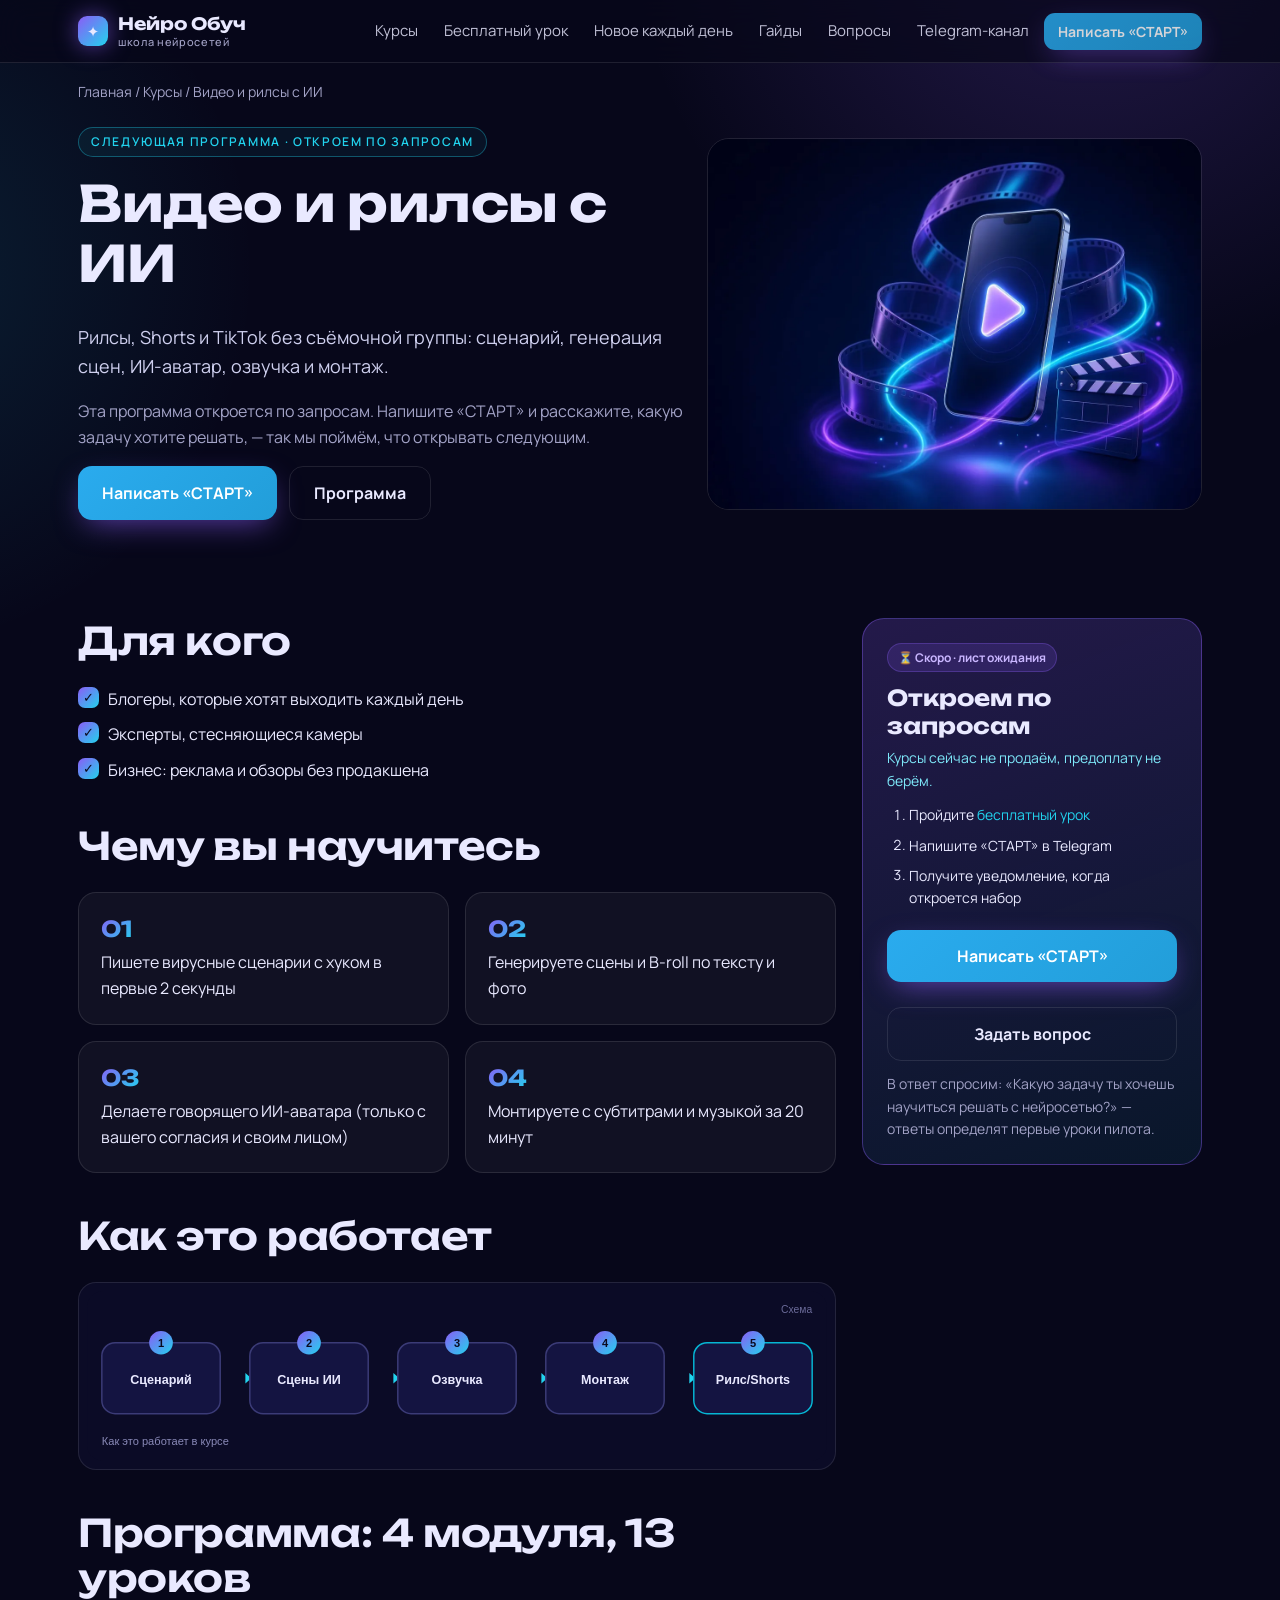
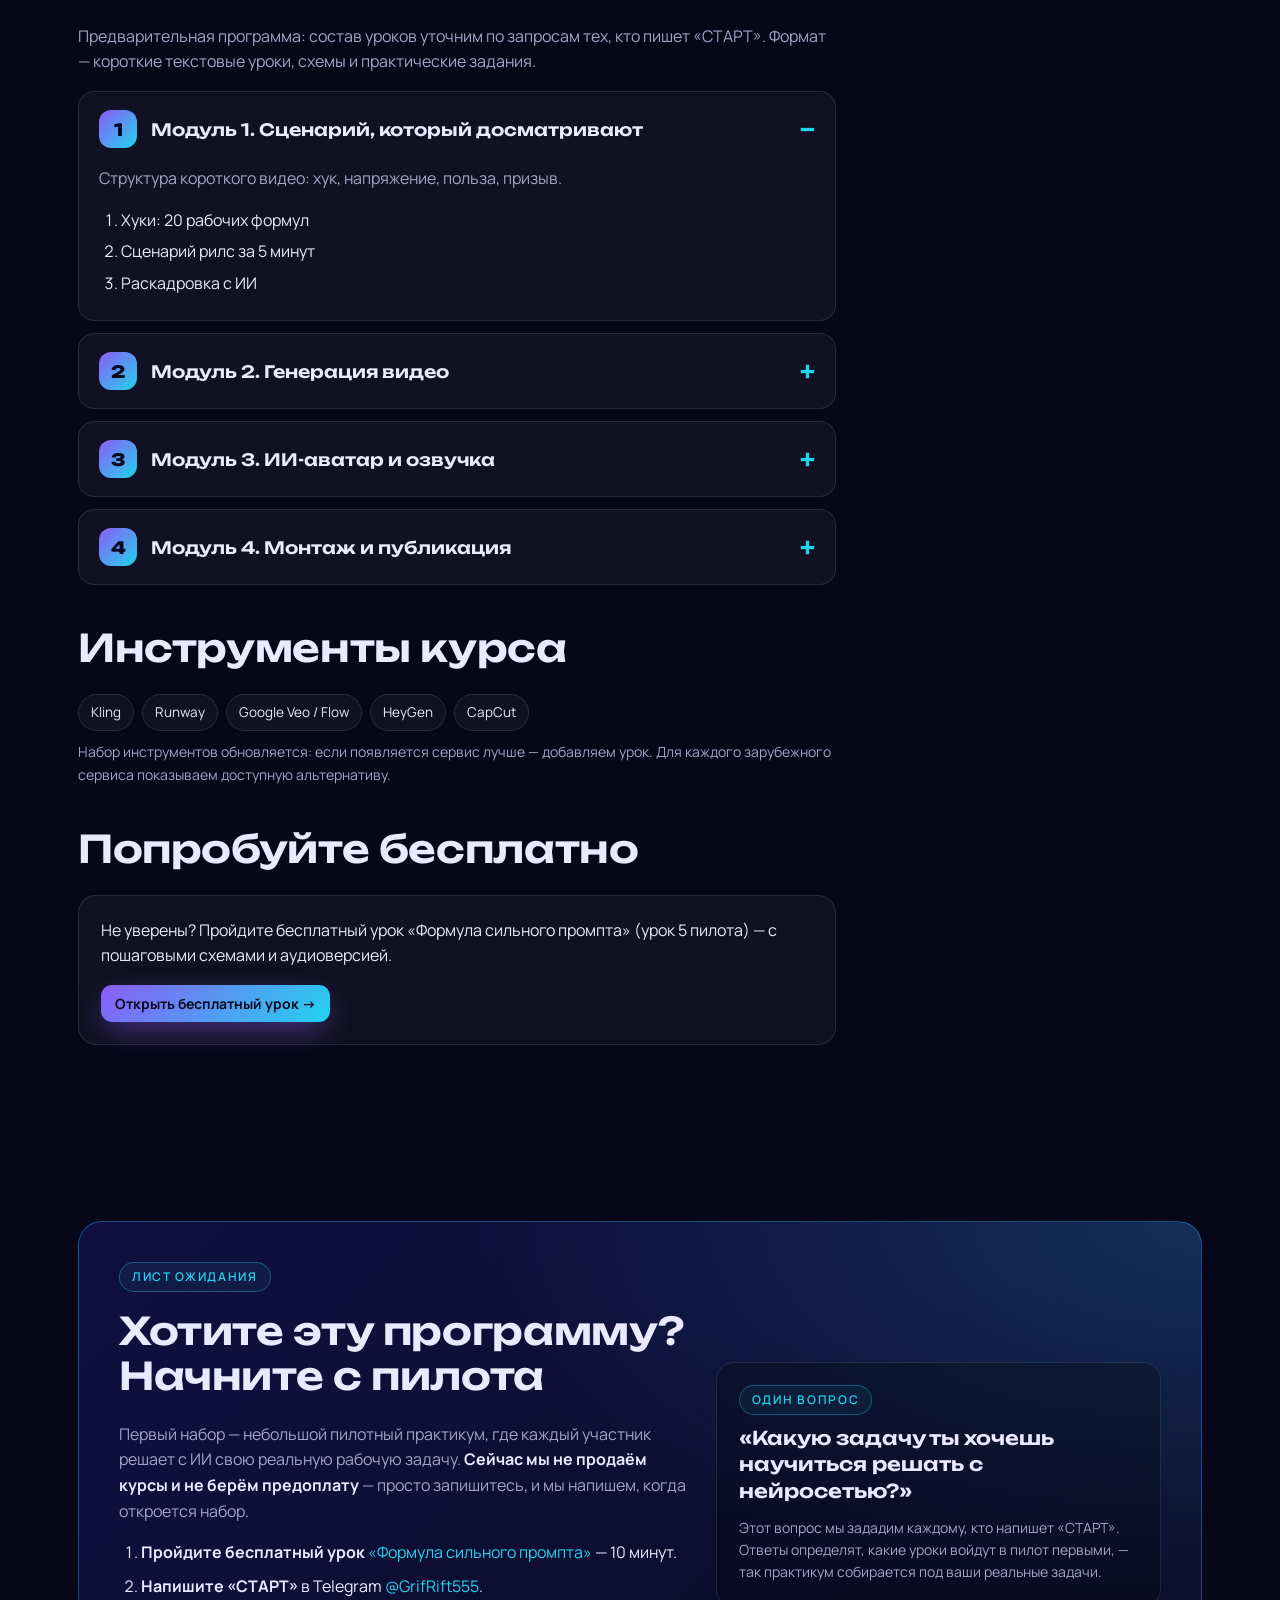
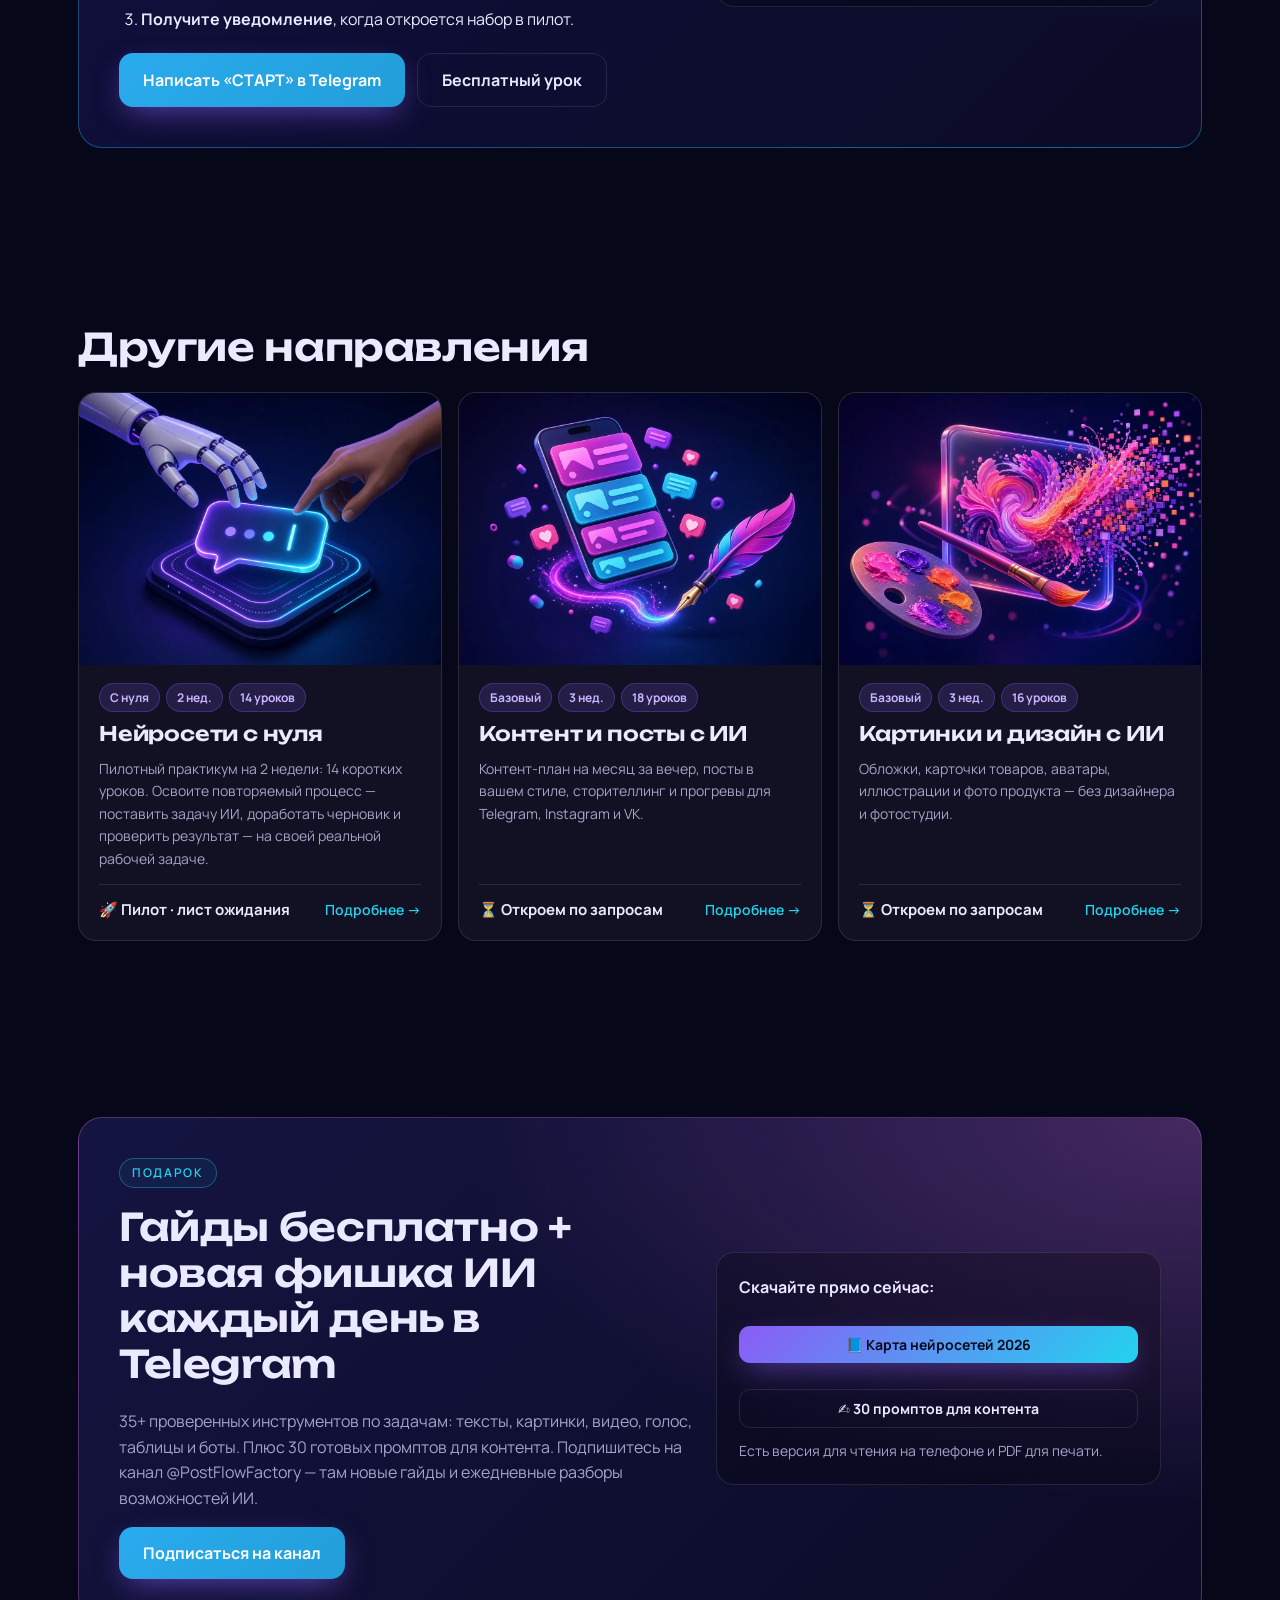
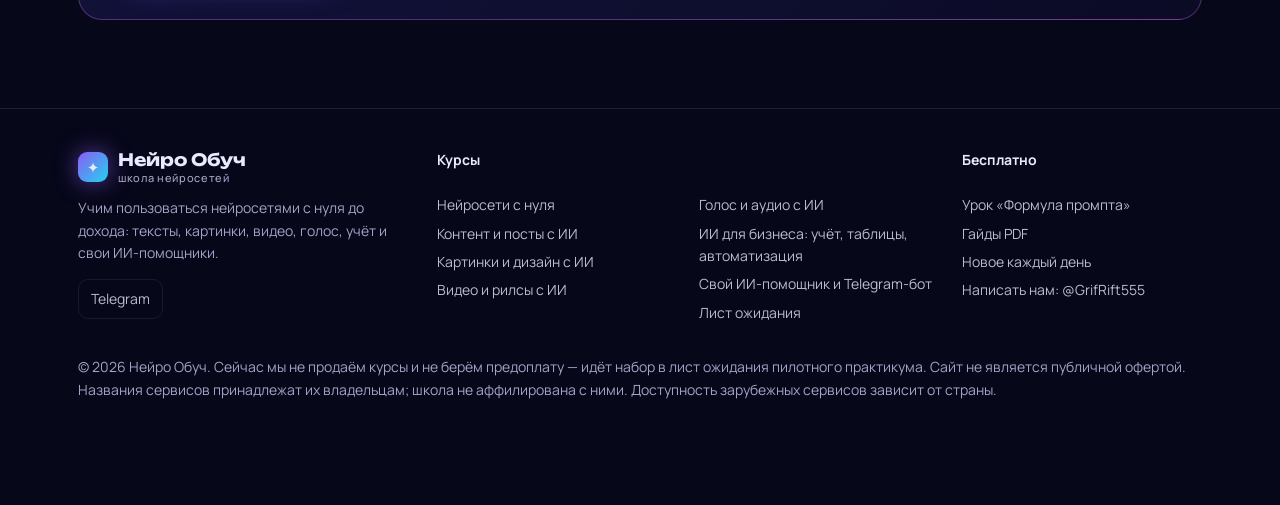
<file: kursy/video/index.html>
<!doctype html>
<html lang="ru"><head>
<meta charset="utf-8"><meta name="viewport" content="width=device-width,initial-scale=1,viewport-fit=cover">
<title>Видео и рилсы с ИИ — программа Нейро Обуч</title><meta name="description" content="Рилсы, Shorts и TikTok без съёмочной группы: сценарий, генерация сцен, ИИ-аватар, озвучка и монтаж.">
<link rel="canonical" href="https://avtomaster24bot-lab.github.io/neuro-obuch/kursy/video/">
<meta property="og:type" content="website"><meta property="og:locale" content="ru_RU"><meta property="og:site_name" content="Нейро Обуч">
<meta property="og:title" content="Видео и рилсы с ИИ — программа Нейро Обуч"><meta property="og:description" content="Рилсы, Shorts и TikTok без съёмочной группы: сценарий, генерация сцен, ИИ-аватар, озвучка и монтаж."><meta property="og:url" content="https://avtomaster24bot-lab.github.io/neuro-obuch/kursy/video/">
<meta property="og:image" content="https://avtomaster24bot-lab.github.io/neuro-obuch/assets/img/hero.jpg"><meta name="twitter:card" content="summary_large_image">
<meta name="theme-color" content="#07071a">
<link rel="icon" href="../../assets/img/favicon.svg" type="image/svg+xml">
<link rel="preconnect" href="https://fonts.googleapis.com"><link rel="preconnect" href="https://fonts.gstatic.com" crossorigin>
<link href="https://fonts.googleapis.com/css2?family=Manrope:wght@400;500;600;700;800&family=Unbounded:wght@500;600;700&display=swap&subset=cyrillic" rel="stylesheet">
<link rel="stylesheet" href="../../assets/css/style.css?v=7">
</head><body>
<header class="top"><div class="wrap">
<a class="logo" href="../../"><span class="logo-mark" aria-hidden="true">✦</span><span>Нейро Обуч<small>школа нейросетей</small></span></a>
<button class="burger" aria-label="Меню" aria-expanded="false">☰</button>
<nav class="nav"><a href="../../kursy/">Курсы</a><a href="../../urok/formula-prompta/">Бесплатный урок</a><a href="../../novoe/">Новое каждый день</a><a href="../../gaydy/">Гайды</a><a href="../../#faq">Вопросы</a><a data-link="channel" href="https://t.me/PostFlowFactory" target="_blank" rel="noopener">Telegram-канал</a><a class="btn sm tg" data-link="waitlist" href="https://t.me/GrifRift555?text=%D0%A1%D0%A2%D0%90%D0%A0%D0%A2" target="_blank" rel="noopener">Написать «СТАРТ»</a></nav></div></header>
<main><div class="wrap"><p class="crumbs"><a href="../../">Главная</a> / <a href="../../kursy/">Курсы</a> / Видео и рилсы с ИИ</p>
<div class="chero"><div><span class="eyebrow">Следующая программа · откроем по запросам</span><h1 style="font-size:clamp(27px,6.4vw,50px)">Видео и рилсы с ИИ</h1><p class="lead" style="font-size:18px;color:#cfd0ef">Рилсы, Shorts и TikTok без съёмочной группы: сценарий, генерация сцен, ИИ-аватар, озвучка и монтаж.</p>
<p class="muted">Эта программа откроется по запросам. Напишите «СТАРТ» и расскажите, какую задачу хотите решать, — так мы поймём, что открывать следующим.</p>
<div class="btns"><a class="btn tg" data-link="waitlist" href="https://t.me/GrifRift555?text=%D0%A1%D0%A2%D0%90%D0%A0%D0%A2" target="_blank" rel="noopener">Написать «СТАРТ»</a><a class="btn ghost" href="#programma">Программа</a></div></div>
<img src="../../assets/img/c-video.webp" alt="Иллюстрация к курсу «Видео и рилсы с ИИ»" width="1152" height="864"></div></div>
<section><div class="wrap layout"><div>

<h2>Для кого</h2><ul class="check"><li>Блогеры, которые хотят выходить каждый день</li><li>Эксперты, стесняющиеся камеры</li><li>Бизнес: реклама и обзоры без продакшена</li></ul>
<h2 style="margin-top:40px">Чему вы научитесь</h2><div class="grid g2"><div class="card"><b class="grad" style="font:700 22px var(--hf)">01</b><p style="margin:6px 0 0">Пишете вирусные сценарии с хуком в первые 2 секунды</p></div><div class="card"><b class="grad" style="font:700 22px var(--hf)">02</b><p style="margin:6px 0 0">Генерируете сцены и B-roll по тексту и фото</p></div><div class="card"><b class="grad" style="font:700 22px var(--hf)">03</b><p style="margin:6px 0 0">Делаете говорящего ИИ-аватара (только с вашего согласия и своим лицом)</p></div><div class="card"><b class="grad" style="font:700 22px var(--hf)">04</b><p style="margin:6px 0 0">Монтируете с субтитрами и музыкой за 20 минут</p></div></div>
<h2 style="margin-top:40px">Как это работает</h2><img class="pipe" src="../../assets/img/kursy/video.svg" alt="Схема: Сценарий → Сцены ИИ → Озвучка → Монтаж → Рилс/Shorts" loading="lazy">
<h2 id="programma" style="margin-top:40px">Программа: 4 модуля, 13 уроков</h2><p class="muted">Предварительная программа: состав уроков уточним по запросам тех, кто пишет «СТАРТ». Формат — короткие текстовые уроки, схемы и практические задания.</p><details class="mod" open><summary><span class="n">1</span>Модуль 1. Сценарий, который досматривают</summary><div class="in"><p class="muted">Структура короткого видео: хук, напряжение, польза, призыв.</p><ol><li value="1">Хуки: 20 рабочих формул</li><li value="2">Сценарий рилс за 5 минут</li><li value="3">Раскадровка с ИИ</li></ol></div></details><details class="mod" ><summary><span class="n">2</span>Модуль 2. Генерация видео</summary><div class="in"><p class="muted">Текст-в-видео и фото-в-видео: как получать стабильные сцены.</p><ol><li value="4">Промпты для видео: камера и движение</li><li value="5">Оживление фото</li><li value="6">Единый персонаж в разных сценах</li><li value="7">B-roll для экспертного видео</li></ol></div></details><details class="mod" ><summary><span class="n">3</span>Модуль 3. ИИ-аватар и озвучка</summary><div class="in"><p class="muted">Цифровой двойник для регулярных роликов — этично и законно.</p><ol><li value="8">Свой аватар: съёмка исходника</li><li value="9">Озвучка и липсинк</li><li value="10">Перевод видео на другие языки</li></ol></div></details><details class="mod" ><summary><span class="n">4</span>Модуль 4. Монтаж и публикация</summary><div class="in"><p class="muted">Субтитры, музыка, обложки и выкладка во все площадки.</p><ol><li value="11">Монтаж в CapCut с ИИ-функциями</li><li value="12">Субтитры и обложка</li><li value="13">Один ролик → 4 площадки</li></ol></div></details>
<h2 style="margin-top:40px">Инструменты курса</h2><div class="tools"><span class="chip">Kling</span><span class="chip">Runway</span><span class="chip">Google Veo / Flow</span><span class="chip">HeyGen</span><span class="chip">CapCut</span></div><p class="small muted" style="margin-top:10px">Набор инструментов обновляется: если появляется сервис лучше — добавляем урок. Для каждого зарубежного сервиса показываем доступную альтернативу.</p>
<h2 style="margin-top:40px">Попробуйте бесплатно</h2><div class="card"><p>Не уверены? Пройдите бесплатный урок «Формула сильного промпта» (урок 5 пилота) — с пошаговыми схемами и аудиоверсией.</p><a class="btn sm" href="../../urok/formula-prompta/">Открыть бесплатный урок →</a></div>
</div>
<aside class="buy"><span class="tag">⏳ Скоро · лист ожидания</span><div style="font:700 22px/1.25 var(--hf);margin:12px 0 8px">Откроем по запросам</div>
<p class="small" style="color:#7ee8fa;margin:0 0 12px">Курсы сейчас не продаём, предоплату не берём.</p>
<ol class="funnel small"><li>Пройдите <a href="../../urok/formula-prompta/">бесплатный урок</a></li><li>Напишите «СТАРТ» в Telegram</li><li>Получите уведомление, когда откроется набор</li></ol>
<a class="btn tg block" data-link="waitlist" href="https://t.me/GrifRift555?text=%D0%A1%D0%A2%D0%90%D0%A0%D0%A2" target="_blank" rel="noopener">Написать «СТАРТ»</a><br><a class="btn ghost block" data-link="contact" href="https://t.me/GrifRift555" target="_blank" rel="noopener">Задать вопрос</a>
<p class="small muted" style="margin:12px 0 0">В ответ спросим: «Какую задачу ты хочешь научиться решать с нейросетью?» — ответы определят первые уроки пилота.</p></aside></div></section>
<section id="zhdem"><div class="wrap"><div class="lm reveal" style="background:radial-gradient(120% 140% at 100% 0%,rgba(42,171,238,.22),transparent 55%),linear-gradient(135deg,#101040,#0b0b26);border-color:rgba(42,171,238,.4)">
<div><span class="eyebrow">Лист ожидания</span><h2>Хотите эту программу? Начните с пилота</h2>
<p class="muted">Первый набор — небольшой пилотный практикум, где каждый участник решает с ИИ свою реальную рабочую задачу. <b style="color:var(--txt)">Сейчас мы не продаём курсы и не берём предоплату</b> — просто запишитесь, и мы напишем, когда откроется набор.</p>
<ol class="funnel"><li><b>Пройдите бесплатный урок</b> <a href="../../urok/formula-prompta/">«Формула сильного промпта»</a> — 10 минут.</li><li><b>Напишите «СТАРТ»</b> в Telegram <a data-link="waitlist" href="https://t.me/GrifRift555?text=%D0%A1%D0%A2%D0%90%D0%A0%D0%A2" target="_blank" rel="noopener">@GrifRift555</a>.</li><li><b>Получите уведомление</b>, когда откроется набор в пилот.</li></ol>
<div class="btns"><a class="btn tg" data-link="waitlist" href="https://t.me/GrifRift555?text=%D0%A1%D0%A2%D0%90%D0%A0%D0%A2" target="_blank" rel="noopener">Написать «СТАРТ» в Telegram</a><a class="btn ghost" href="../../urok/formula-prompta/">Бесплатный урок</a></div></div>
<div class="card" style="background:rgba(0,0,0,.25)"><span class="eyebrow" style="margin-bottom:10px">Один вопрос</span><p style="font:600 19px/1.4 var(--hf);margin:0 0 12px">«Какую задачу ты хочешь научиться решать с нейросетью?»</p>
<p class="small muted" style="margin:0">Этот вопрос мы зададим каждому, кто напишет «СТАРТ». Ответы определят, какие уроки войдут в пилот первыми, — так практикум собирается под ваши реальные задачи.</p></div>
</div></div></section>
<section><div class="wrap"><h2>Другие направления</h2><div class="grid g3"><a class="card ccard glow reveal" href="../../kursy/s-nulya/"><img src="../../assets/img/c-nul.webp" alt="Иллюстрация к курсу «Нейросети с нуля»" loading="lazy" width="1152" height="864">
<div class="body"><div class="meta"><span class="tag">С нуля</span><span class="tag">2 нед.</span><span class="tag">14 уроков</span></div>
<h3>Нейросети с нуля</h3><p class="muted small">Пилотный практикум на 2 недели: 14 коротких уроков. Освоите повторяемый процесс — поставить задачу ИИ, доработать черновик и проверить результат — на своей реальной рабочей задаче.</p>
<div class="price"><span style="color:var(--txt);font:700 15px var(--bf)">🚀 Пилот · лист ожидания</span><span>Подробнее →</span></div></div></a><a class="card ccard glow reveal" href="../../kursy/kontent/"><img src="../../assets/img/c-kontent.webp" alt="Иллюстрация к курсу «Контент и посты с ИИ»" loading="lazy" width="1152" height="864">
<div class="body"><div class="meta"><span class="tag">Базовый</span><span class="tag">3 нед.</span><span class="tag">18 уроков</span></div>
<h3>Контент и посты с ИИ</h3><p class="muted small">Контент-план на месяц за вечер, посты в вашем стиле, сторителлинг и прогревы для Telegram, Instagram и VK.</p>
<div class="price"><span style="color:var(--txt);font:700 15px var(--bf)">⏳ Откроем по запросам</span><span>Подробнее →</span></div></div></a><a class="card ccard glow reveal" href="../../kursy/kartinki/"><img src="../../assets/img/c-kartinki.webp" alt="Иллюстрация к курсу «Картинки и дизайн с ИИ»" loading="lazy" width="1152" height="864">
<div class="body"><div class="meta"><span class="tag">Базовый</span><span class="tag">3 нед.</span><span class="tag">16 уроков</span></div>
<h3>Картинки и дизайн с ИИ</h3><p class="muted small">Обложки, карточки товаров, аватары, иллюстрации и фото продукта — без дизайнера и фотостудии.</p>
<div class="price"><span style="color:var(--txt);font:700 15px var(--bf)">⏳ Откроем по запросам</span><span>Подробнее →</span></div></div></a></div></div></section>
<section id="gift"><div class="wrap"><div class="lm reveal">
<div><span class="eyebrow">Подарок</span><h2>Гайды бесплатно + новая фишка ИИ каждый день в Telegram</h2>
<p class="muted">35+ проверенных инструментов по задачам: тексты, картинки, видео, голос, таблицы и боты. Плюс 30 готовых промптов для контента. Подпишитесь на канал @PostFlowFactory — там новые гайды и ежедневные разборы возможностей ИИ.</p>
<div class="btns"><a class="btn tg" data-link="channel" href="https://t.me/PostFlowFactory" target="_blank" rel="noopener">Подписаться на канал</a></div></div>
<div class="card" style="background:rgba(0,0,0,.25)"><b>Скачайте прямо сейчас:</b><br><br>
<a class="btn sm block" href="../../gaydy/karta-neyrosetey/">📘 Карта нейросетей 2026</a><br>
<a class="btn sm ghost block" href="../../gaydy/30-promptov/">✍️ 30 промптов для контента</a>
<p class="small muted" style="margin:12px 0 0">Есть версия для чтения на телефоне и PDF для печати.</p></div>
</div></div></section></main>
<footer><div class="wrap cols">
<div><a class="logo" href="../../" style="opacity:1"><span class="logo-mark">✦</span><span>Нейро Обуч<small>школа нейросетей</small></span></a>
<p style="margin-top:12px">Учим пользоваться нейросетями с нуля до дохода: тексты, картинки, видео, голос, учёт и свои ИИ-помощники.</p>
<div class="soc"><a data-link="channel" href="https://t.me/PostFlowFactory" target="_blank" rel="noopener">Telegram</a><a data-link="youtube" data-social href="#">YouTube</a><a data-link="instagram" data-social href="#">Instagram</a><a data-link="tiktok" data-social href="#">TikTok</a><a data-link="vk" data-social href="#">VK</a></div></div>
<div><b style="color:var(--txt)">Курсы</b><br><br><a href="../../kursy/s-nulya/">Нейросети с нуля</a><a href="../../kursy/kontent/">Контент и посты с ИИ</a><a href="../../kursy/kartinki/">Картинки и дизайн с ИИ</a><a href="../../kursy/video/">Видео и рилсы с ИИ</a></div>
<div><b style="color:var(--txt)">&nbsp;</b><br><br><a href="../../kursy/golos/">Голос и аудио с ИИ</a><a href="../../kursy/biznes/">ИИ для бизнеса: учёт, таблицы, автоматизация</a><a href="../../kursy/ii-pomoshchnik/">Свой ИИ-помощник и Telegram-бот</a><a href="../../kursy/#zhdem">Лист ожидания</a></div>
<div><b style="color:var(--txt)">Бесплатно</b><br><br><a href="../../urok/formula-prompta/">Урок «Формула промпта»</a><a href="../../gaydy/">Гайды PDF</a><a href="../../novoe/">Новое каждый день</a><a data-link="contact" href="https://t.me/GrifRift555" target="_blank" rel="noopener">Написать нам: @GrifRift555</a></div>
</div><div class="wrap"><p class="small" style="margin-top:26px">© 2026 Нейро Обуч. Сейчас мы не продаём курсы и не берём предоплату — идёт набор в лист ожидания пилотного практикума. Сайт не является публичной офертой. Названия сервисов принадлежат их владельцам; школа не аффилирована с ними. Доступность зарубежных сервисов зависит от страны.</p></div></footer>
<div class="mbar"><a class="btn ghost" href="../../urok/formula-prompta/">Бесплатный урок</a><a class="btn tg" data-link="waitlist" href="https://t.me/GrifRift555?text=%D0%A1%D0%A2%D0%90%D0%A0%D0%A2" target="_blank" rel="noopener">Написать «СТАРТ»</a></div>
<script src="../../config.js?v=7"></script><script src="../../assets/js/app.js?v=7"></script>
</body></html>
</file>
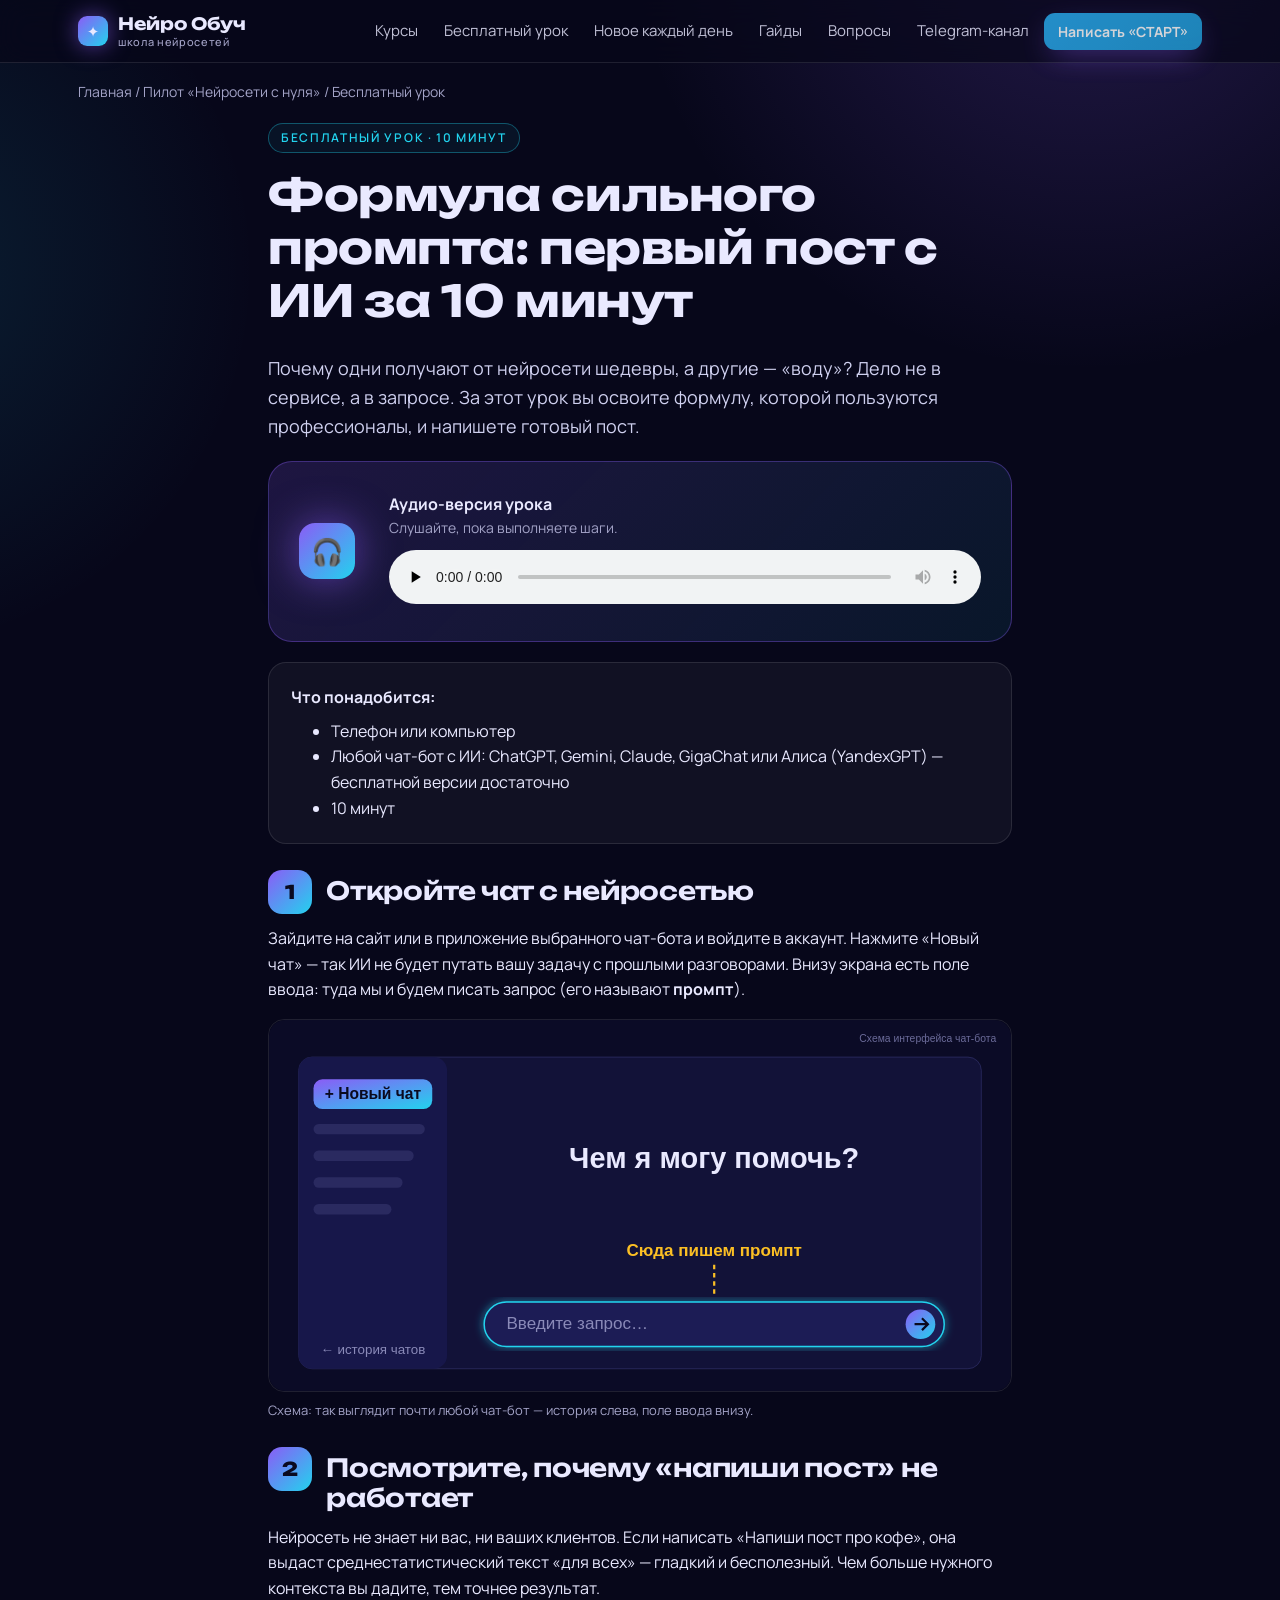
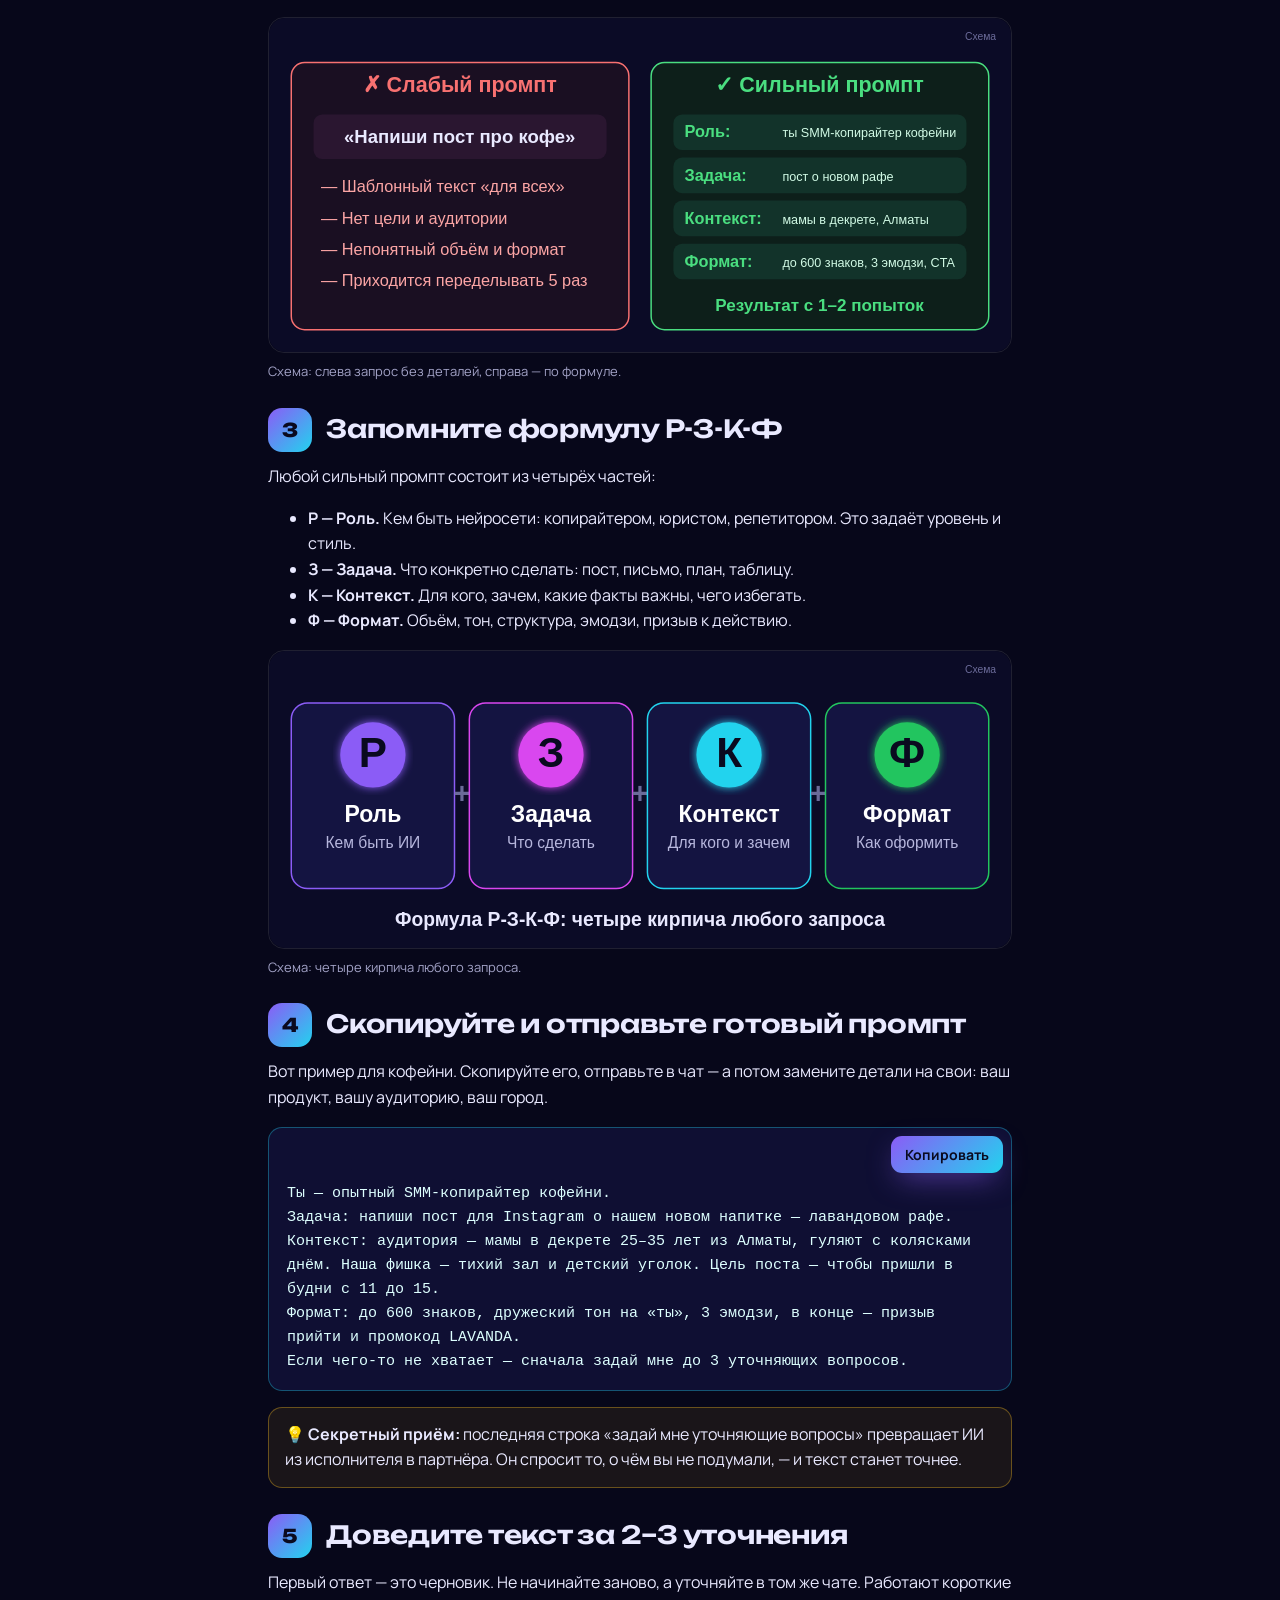
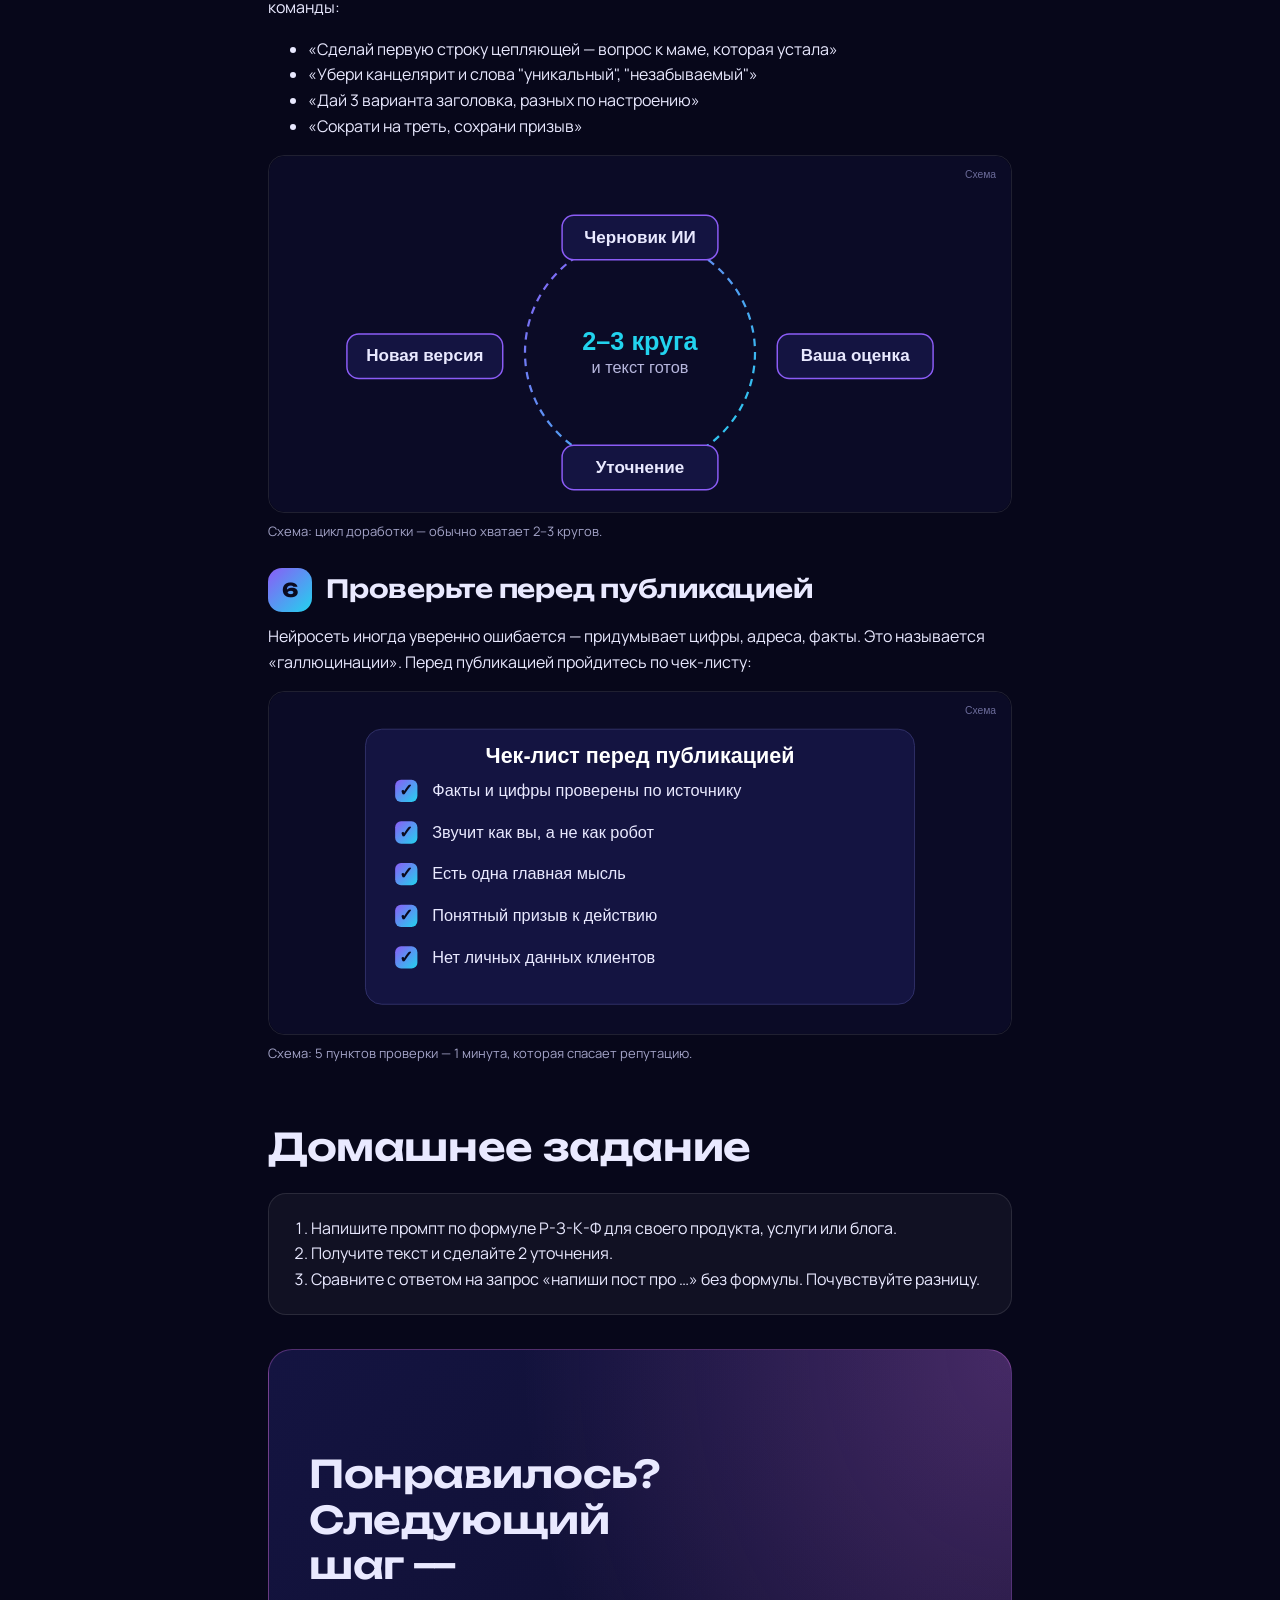
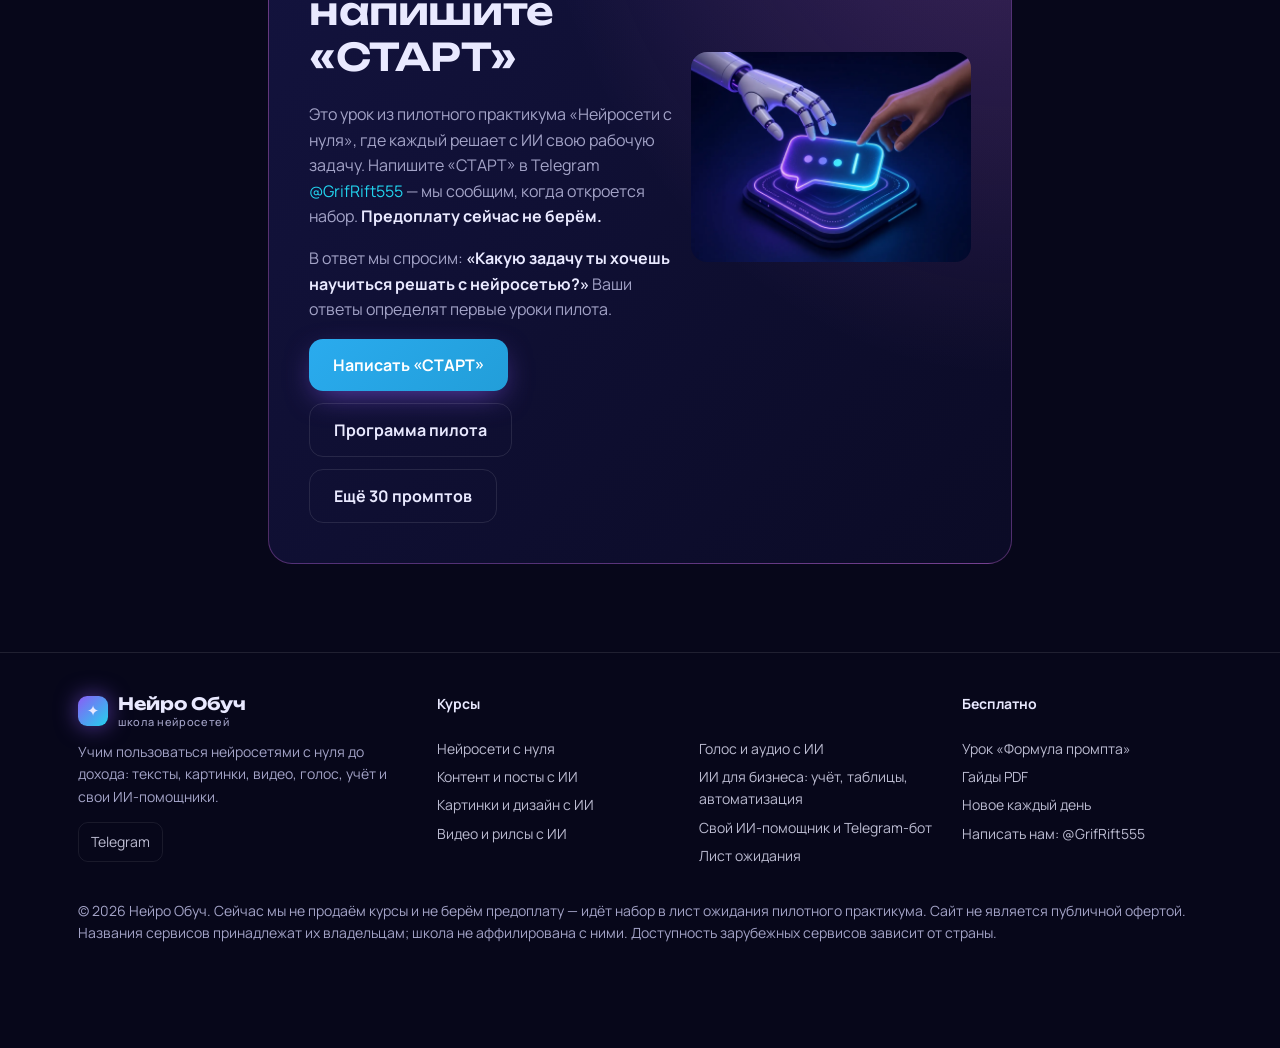
<file: urok/formula-prompta/index.html>
<!doctype html>
<html lang="ru"><head>
<meta charset="utf-8"><meta name="viewport" content="width=device-width,initial-scale=1,viewport-fit=cover">
<title>Бесплатный урок: формула сильного промпта — Нейро Обуч</title><meta name="description" content="Пошаговый бесплатный урок с картинками и аудио: формула Р-З-К-Ф и первый пост с нейросетью за 10 минут.">
<link rel="canonical" href="https://avtomaster24bot-lab.github.io/neuro-obuch/urok/formula-prompta/">
<meta property="og:type" content="website"><meta property="og:locale" content="ru_RU"><meta property="og:site_name" content="Нейро Обуч">
<meta property="og:title" content="Бесплатный урок: формула сильного промпта — Нейро Обуч"><meta property="og:description" content="Пошаговый бесплатный урок с картинками и аудио: формула Р-З-К-Ф и первый пост с нейросетью за 10 минут."><meta property="og:url" content="https://avtomaster24bot-lab.github.io/neuro-obuch/urok/formula-prompta/">
<meta property="og:image" content="https://avtomaster24bot-lab.github.io/neuro-obuch/assets/img/hero.jpg"><meta name="twitter:card" content="summary_large_image">
<meta name="theme-color" content="#07071a">
<link rel="icon" href="../../assets/img/favicon.svg" type="image/svg+xml">
<link rel="preconnect" href="https://fonts.googleapis.com"><link rel="preconnect" href="https://fonts.gstatic.com" crossorigin>
<link href="https://fonts.googleapis.com/css2?family=Manrope:wght@400;500;600;700;800&family=Unbounded:wght@500;600;700&display=swap&subset=cyrillic" rel="stylesheet">
<link rel="stylesheet" href="../../assets/css/style.css?v=7">
</head><body>
<header class="top"><div class="wrap">
<a class="logo" href="../../"><span class="logo-mark" aria-hidden="true">✦</span><span>Нейро Обуч<small>школа нейросетей</small></span></a>
<button class="burger" aria-label="Меню" aria-expanded="false">☰</button>
<nav class="nav"><a href="../../kursy/">Курсы</a><a href="../../urok/formula-prompta/">Бесплатный урок</a><a href="../../novoe/">Новое каждый день</a><a href="../../gaydy/">Гайды</a><a href="../../#faq">Вопросы</a><a data-link="channel" href="https://t.me/PostFlowFactory" target="_blank" rel="noopener">Telegram-канал</a><a class="btn sm tg" data-link="waitlist" href="https://t.me/GrifRift555?text=%D0%A1%D0%A2%D0%90%D0%A0%D0%A2" target="_blank" rel="noopener">Написать «СТАРТ»</a></nav></div></header>
<main><div class="wrap"><p class="crumbs"><a href="../../">Главная</a> / <a href="../../kursy/s-nulya/">Пилот «Нейросети с нуля»</a> / Бесплатный урок</p></div>
<section style="padding-top:20px"><div class="wrap lesson">
<span class="eyebrow">Бесплатный урок · 10 минут</span>
<h1 style="font-size:clamp(26px,6vw,44px)">Формула сильного промпта: первый пост с ИИ за 10 минут</h1>
<p class="lead" style="color:#cfd0ef;font-size:18px">Почему одни получают от нейросети шедевры, а другие — «воду»? Дело не в сервисе, а в запросе. За этот урок вы освоите формулу, которой пользуются профессионалы, и напишете готовый пост.</p>
<div class="audio" style="margin:20px 0"><div class="wave">🎧</div><div><b>Аудио-версия урока</b><p class="small muted" style="margin:0">Слушайте, пока выполняете шаги.</p><audio controls preload="none" src="../../assets/audio/urok-formula-prompta.mp3"></audio></div></div>
<div class="card"><b>Что понадобится:</b><ul style="margin:8px 0 0"><li>Телефон или компьютер</li><li>Любой чат-бот с ИИ: ChatGPT, Gemini, Claude, GigaChat или Алиса (YandexGPT) — бесплатной версии достаточно</li><li>10 минут</li></ul></div>

<div class="step"><span class="n">1</span><h2>Откройте чат с нейросетью</h2></div>
<p>Зайдите на сайт или в приложение выбранного чат-бота и войдите в аккаунт. Нажмите «Новый чат» — так ИИ не будет путать вашу задачу с прошлыми разговорами. Внизу экрана есть поле ввода: туда мы и будем писать запрос (его называют <b>промпт</b>).</p>
<figure><img src="../../assets/img/urok/chat.svg" alt="Схема интерфейса чат-бота: кнопка нового чата, поле ввода и кнопка отправки" loading="lazy"><figcaption>Схема: так выглядит почти любой чат-бот — история слева, поле ввода внизу.</figcaption></figure>

<div class="step"><span class="n">2</span><h2>Посмотрите, почему «напиши пост» не работает</h2></div>
<p>Нейросеть не знает ни вас, ни ваших клиентов. Если написать «Напиши пост про кофе», она выдаст среднестатистический текст «для всех» — гладкий и бесполезный. Чем больше нужного контекста вы дадите, тем точнее результат.</p>
<figure><img src="../../assets/img/urok/compare.svg" alt="Схема: слабый промпт против сильного промпта" loading="lazy"><figcaption>Схема: слева запрос без деталей, справа — по формуле.</figcaption></figure>

<div class="step"><span class="n">3</span><h2>Запомните формулу Р-З-К-Ф</h2></div>
<p>Любой сильный промпт состоит из четырёх частей:</p>
<ul><li><b>Р — Роль.</b> Кем быть нейросети: копирайтером, юристом, репетитором. Это задаёт уровень и стиль.</li>
<li><b>З — Задача.</b> Что конкретно сделать: пост, письмо, план, таблицу.</li>
<li><b>К — Контекст.</b> Для кого, зачем, какие факты важны, чего избегать.</li>
<li><b>Ф — Формат.</b> Объём, тон, структура, эмодзи, призыв к действию.</li></ul>
<figure><img src="../../assets/img/urok/formula.svg" alt="Схема: формула Р-З-К-Ф — роль, задача, контекст, формат" loading="lazy"><figcaption>Схема: четыре кирпича любого запроса.</figcaption></figure>

<div class="step"><span class="n">4</span><h2>Скопируйте и отправьте готовый промпт</h2></div>
<p>Вот пример для кофейни. Скопируйте его, отправьте в чат — а потом замените детали на свои: ваш продукт, вашу аудиторию, ваш город.</p>
<div class="prompt" id="pr"><button class="btn sm copy" onclick="navigator.clipboard.writeText(document.getElementById('prt').innerText);this.textContent='Скопировано ✓'">Копировать</button><span id="prt">Ты — опытный SMM-копирайтер кофейни.
Задача: напиши пост для Instagram о нашем новом напитке — лавандовом рафе.
Контекст: аудитория — мамы в декрете 25–35 лет из Алматы, гуляют с колясками днём. Наша фишка — тихий зал и детский уголок. Цель поста — чтобы пришли в будни с 11 до 15.
Формат: до 600 знаков, дружеский тон на «ты», 3 эмодзи, в конце — призыв прийти и промокод LAVANDA.
Если чего-то не хватает — сначала задай мне до 3 уточняющих вопросов.</span></div>
<div class="tip">💡 <b>Секретный приём:</b> последняя строка «задай мне уточняющие вопросы» превращает ИИ из исполнителя в партнёра. Он спросит то, о чём вы не подумали, — и текст станет точнее.</div>

<div class="step"><span class="n">5</span><h2>Доведите текст за 2–3 уточнения</h2></div>
<p>Первый ответ — это черновик. Не начинайте заново, а уточняйте в том же чате. Работают короткие команды:</p>
<ul><li>«Сделай первую строку цепляющей — вопрос к маме, которая устала»</li><li>«Убери канцелярит и слова "уникальный", "незабываемый"»</li><li>«Дай 3 варианта заголовка, разных по настроению»</li><li>«Сократи на треть, сохрани призыв»</li></ul>
<figure><img src="../../assets/img/urok/loop.svg" alt="Схема цикла: черновик, оценка, уточнение, новая версия" loading="lazy"><figcaption>Схема: цикл доработки — обычно хватает 2–3 кругов.</figcaption></figure>

<div class="step"><span class="n">6</span><h2>Проверьте перед публикацией</h2></div>
<p>Нейросеть иногда уверенно ошибается — придумывает цифры, адреса, факты. Это называется «галлюцинации». Перед публикацией пройдитесь по чек-листу:</p>
<figure><img src="../../assets/img/urok/check.svg" alt="Схема: чек-лист перед публикацией" loading="lazy"><figcaption>Схема: 5 пунктов проверки — 1 минута, которая спасает репутацию.</figcaption></figure>

<h2>Домашнее задание</h2>
<div class="card"><ol style="margin:0;padding-left:20px"><li>Напишите промпт по формуле Р-З-К-Ф для своего продукта, услуги или блога.</li><li>Получите текст и сделайте 2 уточнения.</li><li>Сравните с ответом на запрос «напиши пост про …» без формулы. Почувствуйте разницу.</li></ol></div>

<div class="lm" style="margin-top:34px"><div><h2>Понравилось? Следующий шаг — напишите «СТАРТ»</h2><p class="muted">Это урок из пилотного практикума «Нейросети с нуля», где каждый решает с ИИ свою рабочую задачу. Напишите «СТАРТ» в Telegram <a data-link="waitlist" href="https://t.me/GrifRift555?text=%D0%A1%D0%A2%D0%90%D0%A0%D0%A2" target="_blank" rel="noopener">@GrifRift555</a> — мы сообщим, когда откроется набор. <b style="color:var(--txt)">Предоплату сейчас не берём.</b></p>
<p class="muted">В ответ мы спросим: <b style="color:var(--txt)">«Какую задачу ты хочешь научиться решать с нейросетью?»</b> Ваши ответы определят первые уроки пилота.</p>
<div class="btns"><a class="btn tg" data-link="waitlist" href="https://t.me/GrifRift555?text=%D0%A1%D0%A2%D0%90%D0%A0%D0%A2" target="_blank" rel="noopener">Написать «СТАРТ»</a><a class="btn ghost" href="../../kursy/s-nulya/">Программа пилота</a><a class="btn ghost" href="../../gaydy/30-promptov/">Ещё 30 промптов</a></div></div>
<img src="../../assets/img/c-nul.webp" alt="Иллюстрация к курсу «Нейросети с нуля»" loading="lazy" style="border-radius:16px"></div>
</div></section></main>
<footer><div class="wrap cols">
<div><a class="logo" href="../../" style="opacity:1"><span class="logo-mark">✦</span><span>Нейро Обуч<small>школа нейросетей</small></span></a>
<p style="margin-top:12px">Учим пользоваться нейросетями с нуля до дохода: тексты, картинки, видео, голос, учёт и свои ИИ-помощники.</p>
<div class="soc"><a data-link="channel" href="https://t.me/PostFlowFactory" target="_blank" rel="noopener">Telegram</a><a data-link="youtube" data-social href="#">YouTube</a><a data-link="instagram" data-social href="#">Instagram</a><a data-link="tiktok" data-social href="#">TikTok</a><a data-link="vk" data-social href="#">VK</a></div></div>
<div><b style="color:var(--txt)">Курсы</b><br><br><a href="../../kursy/s-nulya/">Нейросети с нуля</a><a href="../../kursy/kontent/">Контент и посты с ИИ</a><a href="../../kursy/kartinki/">Картинки и дизайн с ИИ</a><a href="../../kursy/video/">Видео и рилсы с ИИ</a></div>
<div><b style="color:var(--txt)">&nbsp;</b><br><br><a href="../../kursy/golos/">Голос и аудио с ИИ</a><a href="../../kursy/biznes/">ИИ для бизнеса: учёт, таблицы, автоматизация</a><a href="../../kursy/ii-pomoshchnik/">Свой ИИ-помощник и Telegram-бот</a><a href="../../kursy/#zhdem">Лист ожидания</a></div>
<div><b style="color:var(--txt)">Бесплатно</b><br><br><a href="../../urok/formula-prompta/">Урок «Формула промпта»</a><a href="../../gaydy/">Гайды PDF</a><a href="../../novoe/">Новое каждый день</a><a data-link="contact" href="https://t.me/GrifRift555" target="_blank" rel="noopener">Написать нам: @GrifRift555</a></div>
</div><div class="wrap"><p class="small" style="margin-top:26px">© 2026 Нейро Обуч. Сейчас мы не продаём курсы и не берём предоплату — идёт набор в лист ожидания пилотного практикума. Сайт не является публичной офертой. Названия сервисов принадлежат их владельцам; школа не аффилирована с ними. Доступность зарубежных сервисов зависит от страны.</p></div></footer>
<div class="mbar"><a class="btn ghost" href="../../urok/formula-prompta/">Бесплатный урок</a><a class="btn tg" data-link="waitlist" href="https://t.me/GrifRift555?text=%D0%A1%D0%A2%D0%90%D0%A0%D0%A2" target="_blank" rel="noopener">Написать «СТАРТ»</a></div>
<script src="../../config.js?v=7"></script><script src="../../assets/js/app.js?v=7"></script>
</body></html>
</file>
<file: assets/css/style.css>
:root{--bg:#07071a;--bg2:#0d0d2b;--card:rgba(255,255,255,.045);--line:rgba(255,255,255,.1);--txt:#e9e9ff;--mut:#a3a3c7;--v:#8b5cf6;--c:#22d3ee;--p:#e879f9;--g:linear-gradient(135deg,#8b5cf6 0%,#22d3ee 100%);--r:18px;--hf:'Unbounded',system-ui,sans-serif;--bf:'Manrope',system-ui,-apple-system,Segoe UI,Roboto,sans-serif}
*{box-sizing:border-box}html{scroll-behavior:smooth;-webkit-text-size-adjust:100%}
body{margin:0;background:var(--bg);color:var(--txt);font:16px/1.6 var(--bf);overflow-x:hidden}
body:before{content:"";position:fixed;inset:0;z-index:-1;background:radial-gradient(60vw 60vw at 85% -10%,rgba(139,92,246,.22),transparent 60%),radial-gradient(50vw 50vw at -10% 30%,rgba(34,211,238,.12),transparent 60%),var(--bg)}
img{max-width:100%;display:block;height:auto}a{color:var(--c);text-decoration:none}a:hover{text-decoration:underline}
h1,h2,h3{font-family:var(--hf);line-height:1.2;margin:0 0 .6em;letter-spacing:-.01em}
h1{font-size:clamp(27px,6.9vw,58px);font-weight:700}h2{font-size:clamp(23px,5.2vw,38px);font-weight:600}h3{font-size:clamp(17px,4vw,20px);font-weight:600}
p{margin:0 0 1em}.wrap{max-width:1160px;margin:0 auto;padding:0 18px}
.grad{background:var(--g);-webkit-background-clip:text;background-clip:text;color:transparent}
.muted{color:var(--mut)}.small{font-size:14px}
section{padding:56px 0}@media(min-width:900px){section{padding:88px 0}}
.eyebrow{display:inline-block;font:600 12px/1 var(--bf);letter-spacing:.14em;text-transform:uppercase;color:var(--c);border:1px solid rgba(34,211,238,.35);padding:8px 12px;border-radius:99px;margin-bottom:16px;background:rgba(34,211,238,.06)}
/* header */
.top{position:sticky;top:0;z-index:50;background:rgba(7,7,26,.72);backdrop-filter:blur(14px);-webkit-backdrop-filter:blur(14px);border-bottom:1px solid var(--line)}
.top .wrap{display:flex;align-items:center;gap:12px;height:62px}
.logo{display:flex;align-items:center;gap:10px;color:var(--txt);font:700 17px var(--hf);white-space:nowrap}.logo:hover{text-decoration:none}
.logo-mark{width:30px;height:30px;border-radius:9px;background:var(--g);box-shadow:0 0 22px rgba(139,92,246,.6);display:grid;place-items:center;font-size:15px}
.logo small{display:block;font:500 11px var(--bf);color:var(--mut);letter-spacing:.06em}
.nav{margin-left:auto;display:flex;gap:4px;align-items:center}
.nav a{color:var(--txt);opacity:.82;padding:8px 11px;border-radius:10px;font-size:15px}.nav a:hover{opacity:1;background:var(--card);text-decoration:none}
.burger{display:none;margin-left:auto;background:var(--card);border:1px solid var(--line);color:var(--txt);border-radius:10px;width:42px;height:40px;font-size:20px}
@media(max-width:899px){.burger{display:block}.nav{display:none;position:absolute;top:62px;left:0;right:0;flex-direction:column;align-items:stretch;background:#0b0b26;border-bottom:1px solid var(--line);padding:10px 14px 16px}.nav.open{display:flex}.nav a{padding:12px}.nav .btn{margin-top:6px}}
/* buttons */
.btn{display:inline-flex;align-items:center;justify-content:center;gap:8px;padding:15px 24px;border-radius:14px;font:700 16px var(--bf);color:#0a0a1f;background:var(--g);border:0;cursor:pointer;box-shadow:0 10px 30px -8px rgba(139,92,246,.65);transition:transform .15s,box-shadow .15s;text-align:center}
.btn:hover{transform:translateY(-2px);text-decoration:none;box-shadow:0 14px 36px -8px rgba(34,211,238,.6)}
.btn.ghost{background:transparent;color:var(--txt);border:1px solid var(--line);box-shadow:none}.btn.ghost:hover{border-color:var(--c)}
.btn.tg{background:linear-gradient(135deg,#2aabee,#229ed9);color:#fff}
.btn.sm{padding:9px 14px;font-size:14px;border-radius:11px}.btn.block{display:flex;width:100%}
.btns{display:flex;flex-wrap:wrap;gap:12px}
/* hero */
.hero{padding:34px 0 40px;position:relative}
.hero-grid{display:grid;gap:26px;align-items:center}
@media(min-width:900px){.hero{padding:70px 0}.hero-grid{grid-template-columns:1.05fr 1fr}}
.hero .lead{font-size:clamp(16px,4.2vw,19px);color:#cfd0ef;max-width:600px}
.hero-img{border-radius:24px;overflow:hidden;border:1px solid var(--line);box-shadow:0 30px 80px -30px rgba(139,92,246,.6)}
.chips{display:flex;flex-wrap:wrap;gap:8px;margin:18px 0 24px}
.chip{font-size:13.5px;padding:7px 12px;border-radius:99px;background:var(--card);border:1px solid var(--line)}
.stats{display:grid;grid-template-columns:repeat(3,1fr);gap:10px;margin-top:26px}
.stat{background:var(--card);border:1px solid var(--line);border-radius:14px;padding:12px}.stat b{display:block;font:700 clamp(17px,4.6vw,22px) var(--hf)}.stat span{font-size:12.5px;color:var(--mut);line-height:1.3;display:block}
/* cards */
.grid{display:grid;gap:16px}
@media(min-width:640px){.g2{grid-template-columns:repeat(2,1fr)}.g3{grid-template-columns:repeat(2,1fr)}}
@media(min-width:960px){.g3{grid-template-columns:repeat(3,1fr)}.g4{grid-template-columns:repeat(4,1fr)}}
.card{background:var(--card);border:1px solid var(--line);border-radius:var(--r);padding:22px;position:relative}
.card.glow:hover{border-color:rgba(139,92,246,.55);box-shadow:0 0 0 1px rgba(139,92,246,.25),0 20px 50px -25px rgba(139,92,246,.7)}
.ccard{display:flex;flex-direction:column;overflow:hidden;padding:0;color:var(--txt);transition:transform .2s,border-color .2s}.ccard:hover{transform:translateY(-4px);text-decoration:none;border-color:rgba(34,211,238,.5)}
.ccard img{aspect-ratio:4/3;object-fit:cover;width:100%}
.ccard .body{padding:18px 20px 20px;display:flex;flex-direction:column;flex:1}
.ccard .meta{display:flex;flex-wrap:wrap;gap:6px;margin-bottom:10px}
.ccard .price{margin-top:auto;display:flex;justify-content:space-between;align-items:center;padding-top:14px;border-top:1px solid var(--line);font:700 19px var(--hf)}
.ccard .price span{font:600 14px var(--bf);color:var(--c)}
.tag{display:inline-block;font-size:12px;font-weight:700;padding:4px 10px;border-radius:99px;background:rgba(139,92,246,.16);color:#c9b6ff;border:1px solid rgba(139,92,246,.3)}
.know li{margin-bottom:10px}.ico{font-size:28px;margin-bottom:8px}
.ph{position:absolute;top:12px;right:12px;font-size:11px;font-weight:800;letter-spacing:.08em;color:#fbbf24;border:1px dashed #fbbf24;padding:3px 8px;border-radius:8px}
/* audio */
.audio{display:grid;grid-template-columns:56px 1fr;gap:16px;align-items:start;background:linear-gradient(135deg,rgba(139,92,246,.18),rgba(34,211,238,.08));border:1px solid rgba(139,92,246,.35);border-radius:24px;padding:22px}
@media(min-width:800px){.audio{grid-template-columns:74px 1fr;padding:30px;align-items:center}}
.audio .wave{width:56px;height:56px;border-radius:16px;font-size:26px!important;background:var(--g);display:grid;place-items:center;font-size:34px;box-shadow:0 0 40px rgba(139,92,246,.6)}
audio{width:100%;margin-top:10px;border-radius:12px}.audio audio{grid-column:1/-1}
/* feed */
.fcard{background:var(--card);border:1px solid var(--line);border-radius:var(--r);padding:20px;display:flex;flex-direction:column}
.fcard h3{font-size:17px}.fcard p{font-size:15px;color:#cfd0ef}.fcard .how{background:rgba(34,211,238,.07);border-left:3px solid var(--c);padding:10px 12px;border-radius:8px}
.fmeta{display:flex;justify-content:space-between;align-items:center;margin-bottom:10px;font-size:13px;color:var(--mut)}
.region{font-size:12.5px!important;color:#fbbf24!important}
.factions{margin-top:auto;display:flex;flex-wrap:wrap;gap:10px;align-items:center}.src{font-size:13px}
/* lead magnet */
.lm{display:grid;gap:18px;border-radius:24px;padding:26px;background:radial-gradient(120% 140% at 100% 0%,rgba(232,121,249,.25),transparent 55%),linear-gradient(135deg,#141441,#0b0b26);border:1px solid rgba(232,121,249,.3)}
@media(min-width:860px){.lm{grid-template-columns:1.3fr 1fr;align-items:center;padding:40px}}
.kw{display:inline-block;font:800 22px var(--hf);background:#fff;color:#0a0a1f;padding:2px 12px;border-radius:10px;transform:rotate(-2deg)}
/* course page */
.crumbs{font-size:14px;color:var(--mut);margin:18px 0 0}.crumbs a{color:var(--mut)}
.chero{display:grid;gap:24px;align-items:center;padding:24px 0 10px}@media(min-width:900px){.chero{grid-template-columns:1.1fr .9fr}}
.chero img{border-radius:22px;border:1px solid var(--line)}
.check{list-style:none;padding:0;margin:0}.check li{padding-left:30px;position:relative;margin-bottom:10px}.check li:before{content:"✓";position:absolute;left:0;top:0;width:21px;height:21px;border-radius:7px;background:var(--g);color:#0a0a1f;font-weight:800;font-size:13px;display:grid;place-items:center}
details.mod{background:var(--card);border:1px solid var(--line);border-radius:16px;margin-bottom:12px;overflow:hidden}
details.mod summary{cursor:pointer;list-style:none;padding:18px 20px;display:flex;gap:14px;align-items:center;font:600 17px var(--hf)}
details.mod summary::-webkit-details-marker{display:none}
details.mod summary .n{flex:none;width:38px;height:38px;border-radius:12px;background:var(--g);color:#0a0a1f;display:grid;place-items:center;font-weight:800}
details.mod summary:after{content:"+";margin-left:auto;font-size:24px;color:var(--c)}details.mod[open] summary:after{content:"−"}
details.mod .in{padding:0 20px 18px}details.mod ol{margin:0;padding-left:22px}details.mod ol li{margin-bottom:6px}
.buy{position:sticky;top:80px;background:linear-gradient(160deg,rgba(139,92,246,.22),rgba(34,211,238,.08));border:1px solid rgba(139,92,246,.4);border-radius:22px;padding:24px}
.buy .big{font:700 34px var(--hf)}.note{font-size:12.5px;color:#fbbf24}
.layout{display:grid;gap:26px}@media(min-width:960px){.layout{grid-template-columns:1fr 340px;align-items:start}}
.pipe{border-radius:18px;border:1px solid var(--line);background:#0b0b26;padding:8px}
.tools{display:flex;flex-wrap:wrap;gap:8px}
/* lesson */
.lesson{max-width:780px;margin:0 auto}.lesson h2{margin-top:1.6em}
.step{display:flex;gap:14px;align-items:flex-start;margin:26px 0 12px}.step .n{flex:none;width:44px;height:44px;border-radius:14px;background:var(--g);color:#0a0a1f;font:800 19px var(--hf);display:grid;place-items:center}
.step h2{margin:6px 0 0;font-size:clamp(19px,4.6vw,25px)}
figure{margin:16px 0 22px}figure img{border-radius:16px;border:1px solid var(--line)}figcaption{font-size:13px;color:var(--mut);margin-top:8px}
.prompt{background:#0f0f33;border:1px solid rgba(34,211,238,.35);border-radius:14px;padding:16px 18px;font:15px/1.6 ui-monospace,SFMono-Regular,Menlo,Consolas,monospace;white-space:pre-wrap;position:relative;color:#dff;padding-top:54px}
.prompt .copy{position:absolute;top:8px;right:8px}
.tip{background:rgba(251,191,36,.08);border:1px solid rgba(251,191,36,.35);border-radius:14px;padding:14px 16px;margin:16px 0}
.bad{border-color:rgba(248,113,113,.5)}.good{border-color:rgba(74,222,128,.55)}
/* faq */
details.faq{border-bottom:1px solid var(--line);padding:16px 0}details.faq summary{cursor:pointer;font-weight:700;font-size:17px;list-style:none;display:flex;gap:12px}details.faq summary:after{content:"+";margin-left:auto;color:var(--c);font-size:22px}details.faq[open] summary:after{content:"−"}details.faq p{margin:10px 0 0;color:#cfd0ef}
/* footer */
footer{border-top:1px solid var(--line);padding:40px 0 90px;color:var(--mut);font-size:14px}
footer .cols{display:grid;gap:22px}@media(min-width:800px){footer .cols{grid-template-columns:1.4fr 1fr 1fr 1fr}}
footer a{color:var(--txt);opacity:.8;display:block;margin-bottom:6px}
.soc{display:flex;gap:8px}.soc a{display:inline-flex;padding:8px 12px;border:1px solid var(--line);border-radius:10px}
/* misc */
.toast{position:fixed;left:50%;bottom:22px;transform:translate(-50%,30px);opacity:0;transition:.3s;background:#1b1b48;border:1px solid var(--v);color:#fff;padding:14px 18px;border-radius:14px;z-index:99;max-width:92vw;font-size:15px;box-shadow:0 20px 50px -10px #000}
.toast.show{opacity:1;transform:translate(-50%,0)}
.mbar{position:fixed;left:0;right:0;bottom:0;z-index:40;padding:10px 14px calc(10px + env(safe-area-inset-bottom));background:rgba(7,7,26,.9);backdrop-filter:blur(12px);border-top:1px solid var(--line);display:flex;gap:10px}
.mbar .btn{flex:1;padding:12px 10px;font-size:15px}@media(min-width:900px){.mbar{display:none}}
.reveal{opacity:0;transform:translateY(18px);transition:opacity .6s,transform .6s}.reveal.in{opacity:1;transform:none}
@media(prefers-reduced-motion:reduce){.reveal{opacity:1;transform:none;transition:none}html{scroll-behavior:auto}}
.sec-head{max-width:720px;margin-bottom:28px}
.steps4{counter-reset:s}.steps4 .card:before{counter-increment:s;content:"0" counter(s);font:700 30px var(--hf);background:var(--g);-webkit-background-clip:text;background-clip:text;color:transparent;display:block;margin-bottom:6px}
.tariff.hot{border-color:rgba(34,211,238,.6);box-shadow:0 0 0 1px rgba(34,211,238,.3),0 30px 60px -30px rgba(34,211,238,.6)}
.tariff .big{font:700 30px var(--hf);margin:8px 0}

.funnel{margin:6px 0 20px;padding-left:22px}.funnel li{margin-bottom:8px}
.pilot{border-color:rgba(34,211,238,.45)}.pilot-grid{display:grid;gap:22px;align-items:center}@media(min-width:860px){.pilot-grid{grid-template-columns:.9fr 1.1fr}}
</file>
